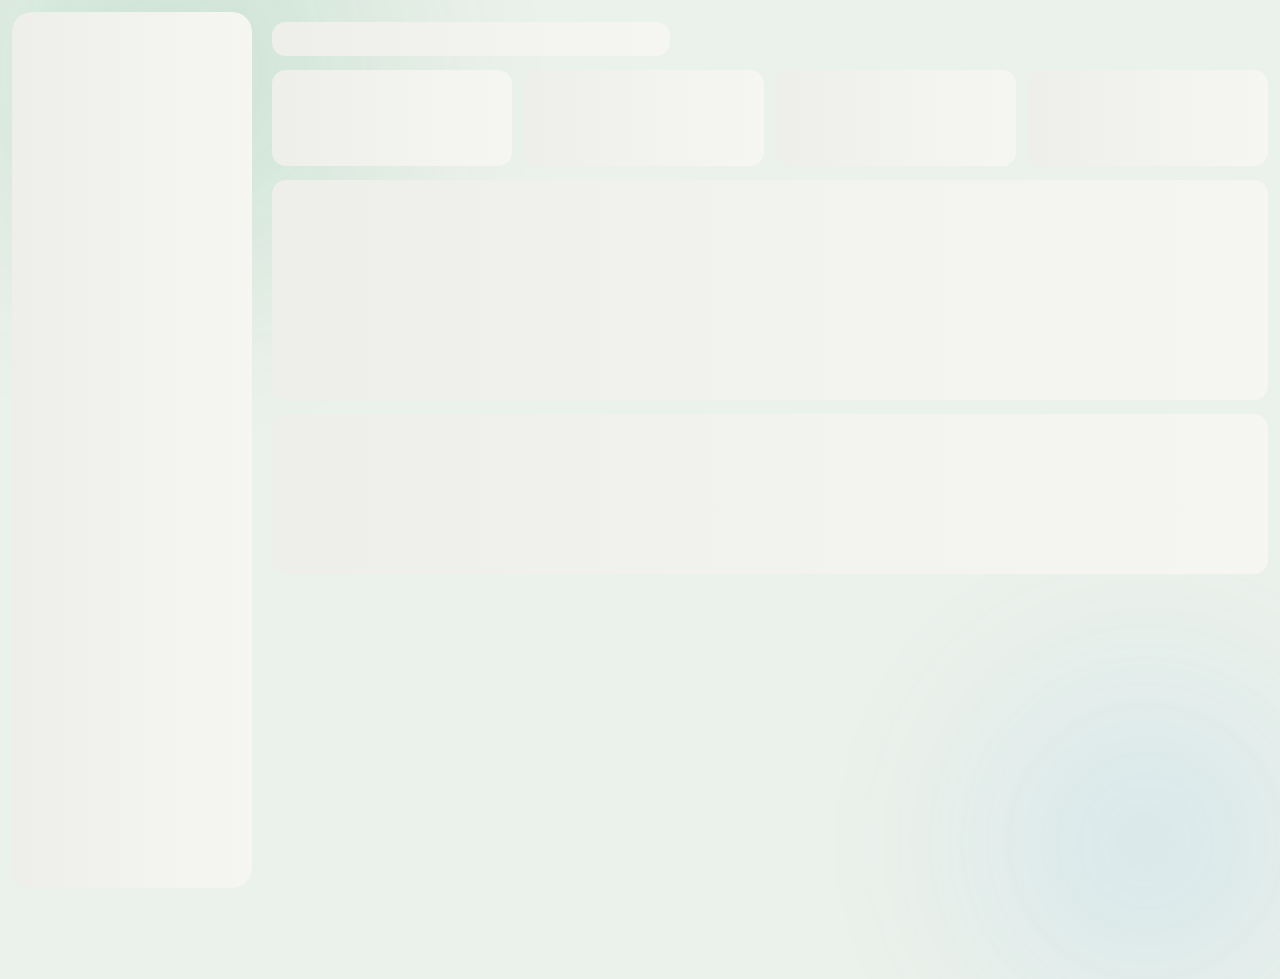
<file: app/demo.html>
<!doctype html>
<meta charset="utf-8">
<meta name="viewport" content="width=device-width, initial-scale=1, viewport-fit=cover">
<meta name="robots" content="noindex, nofollow">
<title>JB Flow Démo</title>
<meta name="robots" content="noindex, nofollow">
<link rel="stylesheet" href="https://fonts.googleapis.com/css2?family=Inter:wght@400;500;600;700&family=Geist:wght@400;500;600;700&display=swap">
<script>/* Bac à sable JB Flow : ?role=collab|rc|manager choisit le profil fictif et lance la visite guidée */
(function () { try { var r = new URLSearchParams(location.search).get('role'); var u = { collab: 'lea@demo.local', rc: 'hugo@demo.local', manager: 'admin@demo.local' }[r];
  if (u && !sessionStorage.getItem('jbflow-sandbox-role')) { sessionStorage.setItem('jbflow-sandbox-role', r); sessionStorage.setItem('planif-demo-user', u); if (r === 'manager') sessionStorage.setItem('planif-view-as', 'manager'); localStorage.setItem('jbflow-tour-auto', '1'); location.hash = r === 'manager' ? '#/dashboard' : '#/today'; } } catch (e) { } })();</script>
<script>document.documentElement.dataset.ui = "v2";
  try { if (!sessionStorage.getItem('planif-demo-user')) sessionStorage.setItem('planif-view-as', 'manager'); sessionStorage.setItem('planif-demo-user', sessionStorage.getItem('planif-demo-user') || 'admin@demo.local'); var th = localStorage.getItem('planif-theme') || 'clair'; document.documentElement.dataset.theme = th === 'clair' || th === 'iris' ? 'clair' : 'signature'; if (th === 'nuit') document.documentElement.dataset.variant = 'aurora'; if (th === 'iris') document.documentElement.dataset.variant = 'iris'; var sd = localStorage.getItem('planif-side'); if ((sd === 'dark' || sd === 'color') && th !== 'iris') document.documentElement.dataset.side = sd; var ac = localStorage.getItem('planif-accent'); if (ac) document.documentElement.dataset.accent = ac; document.documentElement.dataset.motion = 'always'; } catch (e) { document.documentElement.dataset.theme = 'clair'; }
</script>
<link rel="stylesheet" href="styles.css"><link rel="stylesheet" href="design-v2.css"><link rel="stylesheet" href="design-signature.css"><link rel="stylesheet" href="design-effects.css"><link rel="stylesheet" href="design-aurora.css"><link rel="stylesheet" href="design-clair.css"><link rel="stylesheet" href="design-iris.css"><link rel="stylesheet" href="design-motion.css"><link rel="stylesheet" href="design-planning.css">
<div id="app"><div class="boot">Chargement de la démo…</div></div>
<div id="sheet-root"></div>
<div id="toasts" aria-live="polite"></div>
<script>/* Démo : on se place autour du 15 du mois (milieu de production), un jour ouvré */ (function () { var n = new Date(), d = new Date(n.getFullYear(), n.getMonth(), 15, 12); if (d.getDay() === 6) d.setDate(14); if (d.getDay() === 0) d.setDate(16); window.JBFLOW_DEMO_TODAY = d.getFullYear() + '-' + String(d.getMonth() + 1).padStart(2, '0') + '-' + String(d.getDate()).padStart(2, '0'); })();</script>

<script src="config.js" charset="utf-8"></script>
<script>/* Bac à sable : jamais de connexion à la base du cabinet, données fictives dans ce navigateur uniquement */ window.APP_CONFIG.SUPABASE_URL = ''; window.APP_CONFIG.SUPABASE_ANON_KEY = '';</script>
<script src="engine.js" charset="utf-8"></script>
<script src="fiscal.js" charset="utf-8"></script>
<script src="store.js" charset="utf-8"></script>
<script src="app.js" charset="utf-8"></script>
<script src="ui-v2.js" charset="utf-8"></script>
<script>
/* Démo : jeu de données d'exemple (collaboratrice Léa, apprentie Inès, clients en retard de pièces), créé une seule fois dans ce navigateur */
(function () {
  var K = 'planif-tva-demo-v1';
  function pad(n) { return String(n).padStart(2, '0'); }
  function iso(d) { return d.getFullYear() + '-' + pad(d.getMonth() + 1) + '-' + pad(d.getDate()); }
  setTimeout(function () {
    try {
      if (localStorage.getItem('jbflow-demo-seeded-v19')) return;
      // ancienne démo déjà chargée dans ce navigateur : on repart d'une base vierge
      if (localStorage.getItem('jbflow-demo-seeded') || localStorage.getItem('jbflow-demo-seeded-v2') || localStorage.getItem('jbflow-demo-seeded-v3') || localStorage.getItem('jbflow-demo-seeded-v4') || localStorage.getItem('jbflow-demo-seeded-v5') || localStorage.getItem('jbflow-demo-seeded-v6') || localStorage.getItem('jbflow-demo-seeded-v7') || localStorage.getItem('jbflow-demo-seeded-v8') || localStorage.getItem('jbflow-demo-seeded-v9') || localStorage.getItem('jbflow-demo-seeded-v10') || localStorage.getItem('jbflow-demo-seeded-v11') || localStorage.getItem('jbflow-demo-seeded-v12') || localStorage.getItem('jbflow-demo-seeded-v13') || localStorage.getItem('jbflow-demo-seeded-v14') || localStorage.getItem('jbflow-demo-seeded-v15') || localStorage.getItem('jbflow-demo-seeded-v16') || localStorage.getItem('jbflow-demo-seeded-v17') || localStorage.getItem('jbflow-demo-seeded-v18')) { localStorage.removeItem('jbflow-demo-seeded'); localStorage.removeItem('jbflow-demo-seeded-v2'); localStorage.removeItem('jbflow-demo-seeded-v3'); localStorage.removeItem('jbflow-demo-seeded-v4'); localStorage.removeItem('jbflow-demo-seeded-v5'); localStorage.removeItem('jbflow-demo-seeded-v6'); localStorage.removeItem('jbflow-demo-seeded-v7'); localStorage.removeItem('jbflow-demo-seeded-v8'); localStorage.removeItem('jbflow-demo-seeded-v9'); localStorage.removeItem('jbflow-demo-seeded-v10'); localStorage.removeItem('jbflow-demo-seeded-v11'); localStorage.removeItem('jbflow-demo-seeded-v12'); localStorage.removeItem('jbflow-demo-seeded-v13'); localStorage.removeItem('jbflow-demo-seeded-v14'); localStorage.removeItem('jbflow-demo-seeded-v15'); localStorage.removeItem('jbflow-demo-seeded-v16'); localStorage.removeItem('jbflow-demo-seeded-v17'); localStorage.removeItem('jbflow-demo-seeded-v18'); localStorage.removeItem('planif-tour-seen'); localStorage.removeItem(K); location.reload(); return; }
      var db = JSON.parse(localStorage.getItem(K)); if (!db || !db.app_users || !db.app_users.length) return;
      var adm = db.app_users[0], now = new Date(window.JBFLOW_DEMO_TODAY + 'T12:00:00'), m = iso(now).slice(0, 7), past = function (k) { var d = new Date(now); d.setDate(d.getDate() - k); return iso(d); };
      var nm = new Date(now.getFullYear(), now.getMonth() + 1, 1), next = iso(nm).slice(0, 7);
      localStorage.setItem('planif-theme-chosen:lea@demo.local', '1'); localStorage.setItem('planif-theme-chosen:admin@demo.local', '1');
      db.app_users.push(Object.assign({}, adm, { id: 'u-eva', email: 'lea@demo.local', name: 'Léa Moreau', role: 'collab', collaborator_id: 'k-eva', active: true }));
      db.collaborators.push({ id: 'k-eva', name: 'Léa', kind: 'collab', daily_capacity_min: 480, work_days: [1, 2, 3, 4, 5], active: true, version: 1, color: '#d946ef' });
      var pres = []; for (var i = 0; i < 60; i++) { var d = new Date(now); d.setDate(d.getDate() + i); if ([1, 2, 3].indexOf(d.getDay()) >= 0) pres.push(iso(d)); }
      db.collaborators.push({ id: 'k-chloe', name: 'Inès', kind: 'apprenti', tutor_id: null, presence_dates: pres, daily_capacity_min: 420, work_days: [1, 2, 3, 4, 5], active: true, version: 1, color: '#14b8a6' });
      var late = [['BOULANGERIE DES TILLEULS', 9], ['GARAGE DU MOULIN', 8], ['ATELIER HORIZON', 7], ['CAFÉ DES ARTS', 6], ['PLOMBERIE MARTEAU', 4]];
      late.forEach(function (r, i) {
        var id = 'dc' + i;
        db.clients.push({ id: id, name: r[0], collaborator_id: 'k-eva', frequency: 'mensuel', reception_day: 5, time_min: 60 + i * 30, vat_due_day: 21, vat_regime: 'ca3_mensuel', priority: 2, active: true, version: 1 });
        db.productions.push({ id: 'dp' + i, client_id: id, month: m, expected_date: past(r[1]), nominal_date: past(r[1]), version: 1 });
        db.tasks.push({ id: 'dt' + i, production_id: 'dp' + i, client_id: id, month: next, kind: 'production', collaborator_id: 'k-eva', planned_date: null, seq: i, duration_min: 60 + i * 30, due_date: next + '-21', locked: false, done: false, version: 1 });
      });
      // V27.00 : Léa surchargée le mois de production, Hugo disponible → réaffectations proposées (vue manager)
      db.app_users.push(Object.assign({}, adm, { id: 'u-karim', email: 'hugo@demo.local', name: 'Hugo Lefèvre', role: 'collab', collaborator_id: 'k-karim', active: true })); localStorage.setItem('planif-theme-chosen:hugo@demo.local', '1');
      db.collaborators.forEach(function (c) { if (c.id === 'k-eva') c.rc_id = 'k-karim'; });
      db.collaborators.push({ id: 'k-karim', name: 'Hugo', kind: 'rc', daily_capacity_min: 480, work_days: [1, 2, 3, 4, 5], active: true, version: 1, color: '#0ea5e9' });
      var pm = Number(iso(now).slice(8)) > 24 ? next : m, wdays = [];
      for (var dd = new Date(pm + '-01T12:00:00'); iso(dd).slice(0, 7) === pm && iso(dd).slice(8) <= '24'; dd.setDate(dd.getDate() + 1)) if (dd.getDay() >= 1 && dd.getDay() <= 5 && iso(dd) > iso(now)) wdays.push(iso(dd));
      var FZ = ['SAS EXEMPLE ALPHA', 'SARL BETA CONSEIL', 'GAMMA BÂTIMENT', 'DELTA TRANSPORTS', 'EPSILON DIGITAL', 'ZÊTA IMMOBILIER', 'ÊTA RESTAURATION', 'THÊTA SERVICES', 'IOTA COIFFURE', 'KAPPA INVEST', 'LAMBDA ÉVÉNEMENTS', 'MU PAYSAGES', 'NU TEXTILES', 'XI OPTIQUE', 'OMICRON SPORTS', 'PI MENUISERIE', 'RHÔ PRIMEURS', 'SIGMA SÉCURITÉ', 'TAU COURSIERS', 'UPSILON YOGA', 'PHI BOUTIQUE', 'CHI SERRURERIE', 'PSI CONSULTING', 'OMÉGA NETTOYAGE'];
      wdays.forEach(function (d, k) {
        var dsh = [0, 1, 2, 3].some(function (k2) { var dn = new Date(now); dn.setDate(dn.getDate() + 2 + k2); while (dn.getDay() === 0 || dn.getDay() === 6) dn.setDate(dn.getDate() + 1); return iso(dn) === d; });
        (dsh || k % 2 === 0 ? [150, 120, 90] : [180, 120, 120]).forEach(function (mn, j) { // jamais plus de 7h : certains jours pleins, d'autres un peu en dessous
          var n = k * 3 + j, id = 'fz' + n;
          db.clients.push({ id: id, name: FZ[n % FZ.length] + (n >= FZ.length ? ' ' + (Math.floor(n / FZ.length) + 1) : ''), collaborator_id: 'k-eva', frequency: 'mensuel', reception_day: 1, time_min: mn, vat_due_day: 24, vat_regime: 'ca3_mensuel', priority: 2, active: true, version: 1 });
          db.productions.push({ id: 'pz' + n, client_id: id, month: pm, expected_date: wdays[0], received_date: iso(now), version: 1 });
          db.tasks.push({ id: 'tz' + n, production_id: 'pz' + n, client_id: id, month: pm, kind: 'production', collaborator_id: 'k-eva', planned_date: d, seq: j + 1, duration_min: mn, due_date: pm + '-24', locked: true, done: false, version: 1 });
        });
      });
      [['FLEURS DU CANAL', 300], ['INSTITUT LUMIÈRE', 285], ['MENUISERIE DUPRÉ', 240], ['PIZZERIA BELLA VISTA', 225]].forEach(function (r, k) {
        db.clients.push({ id: 'uz' + k, name: r[0], collaborator_id: 'k-eva', frequency: 'mensuel', reception_day: 1, time_min: r[1], vat_due_day: 21, vat_regime: 'ca3_mensuel', priority: 2, active: true, version: 1 });
        db.productions.push({ id: 'puz' + k, client_id: 'uz' + k, month: pm, expected_date: wdays[0] || iso(now), received_date: iso(now), version: 1 });
        db.tasks.push({ id: 'tuz' + k, production_id: 'puz' + k, client_id: 'uz' + k, month: pm, kind: 'production', collaborator_id: 'k-eva', planned_date: null, seq: 0, duration_min: r[1], due_date: pm + '-21', locked: false, done: false, version: 1 });
      });      // Dashboard Clients d'exemple (à faire / fait / publié), à publier avant le 25 du mois
      [['BRASSERIE DU PORT', 'todo'], ['LE PETIT BISTROT', 'done'], ['CRÊPERIE DES HALLES', 'pub'], ['INSTITUT LUMIÈRE', 'todo']].forEach(function (r, k) {
        var id = 'dash' + k, cm = pm, dd = new Date(pm + '-25T12:00:00'); while (dd.getDay() === 0 || dd.getDay() === 6) dd.setDate(dd.getDate() + 1); var due = iso(dd);
        db.clients.push({ id: id, name: r[0], collaborator_id: 'k-eva', frequency: 'mensuel', reception_day: 5, time_min: 0, vat_due_day: 21, vat_regime: 'ca3_mensuel', priority: 2, active: true, dashboard_freq: 'mensuel', dashboard_min: 60, dashboard_day: 25, version: 1 });
        var dn = new Date(now); dn.setDate(dn.getDate() + 2 + k); while (dn.getDay() === 0 || dn.getDay() === 6) dn.setDate(dn.getDate() + 1);
        db.tasks.push({ id: 'tdash' + k, production_id: null, client_id: id, month: cm, kind: 'dashboard', period: iso(new Date(Number(pm.slice(0, 4)), Number(pm.slice(5, 7)) - 2, 1)).slice(0, 7), collaborator_id: 'k-eva', planned_date: iso(dn), seq: 1, duration_min: 60, due_date: due, received_date: cm + '-01', locked: true, done: r[1] !== 'todo', done_at: r[1] !== 'todo' ? now.toISOString() : null, published_at: r[1] === 'pub' ? now.toISOString() : null, version: 1 });
      });      
      // V26.116 : semaine en cours remplie (tâches fictives terminées / du jour), demandes, TVA à faire et envoyées
      var wk = []; for (var q = new Date(now); wk.length < 3; q.setDate(q.getDate() - 1)) if (q.getDay() >= 1 && q.getDay() <= 5) wk.unshift(iso(q)); // avant-hier, hier, aujourd'hui (jours ouvrés)
      // nom, minutes, jour de la semaine (0 = lundi), terminé, TVA déposée, apprentie
      [['CABINET VÉTO DES PINS', 150, 0, true, true], ['AUTO-ÉCOLE PRIMA', 120, 0, true, true], ['LIBRAIRIE LA PLUME', 90, 0, true, false], ['SALON ÉCLAT', 150, 1, true, false], ['TRAITEUR SAVEURS', 120, 2, false, false], ['BIO MARCHÉ', 90, 2, false, false, true],
       ['OPTIQUE VISION PLUS', 90, 0, true, false], ['GARAGE DES QUATRE ROUTES', 120, 1, true, false], ['FROMAGERIE DU MARCHÉ', 90, 1, true, false], ['ÉLECTRICITÉ VOLTA', 30, 1, true, false], ['CAVE À VINS LE CEP', 90, 2, false, false], ['ARCHI & CO', 60, 2, false, false]].forEach(function (r, k) {
        var id = 'wk' + k, day = wk[Math.min(r[2], wk.length - 1)] || iso(now), done = r[3] && day <= iso(now);
        db.clients.push({ id: id, name: r[0], collaborator_id: 'k-eva', frequency: 'mensuel', reception_day: 3, time_min: r[1], vat_due_day: 24, vat_regime: 'ca3_mensuel', priority: 2, active: true, version: 1 });
        db.productions.push({ id: 'pwk' + k, client_id: id, month: m, expected_date: m + '-03', received_date: m + '-03', filing: r[4] ? { CA3: { via: 'jedeclare', at: iso(now) + 'T10:00:00Z' } } : null, version: 1 });
        db.tasks.push({ id: 'twk' + k, production_id: 'pwk' + k, client_id: id, month: m, kind: 'production', collaborator_id: 'k-eva', planned_date: day, seq: 1, duration_min: r[1], due_date: m + '-24', locked: true, done: done, done_at: done ? now.toISOString() : null, version: 1 });
      });
      [['TRAITEUR SAVEURS', 'wk4'], ['BIO MARCHÉ', 'wk5']].forEach(function (r, k) {
        db.tasks.push({ id: 'inf' + k, production_id: 'pwk' + (4 + k), client_id: r[1], month: m, kind: 'info', collaborator_id: 'k-eva', planned_date: null, seq: 0, duration_min: 15, due_date: m + '-24', locked: false, done: false, version: 1 });
      });
      // V26.121 : semaine classique du RC (Hugo), 3 dossiers par jour, jamais plus de 7h
      var HG = ['HÔTEL LES GLYCINES', 'CLINIQUE DENTAIRE SOLEIL', 'TRANSPORTS RAPIDO', 'AGENCE NOVA COM', 'BOULANGERIE LE FOURNIL', 'IMPRIMERIE DU CENTRE', 'CABINET KINÉ ÉQUILIBRE', 'MAISON DU VÉLO', 'SCI LES ORMES', 'ÉPICERIE FINE OLIVIA', 'GARAGE AUTO PLUS', 'STUDIO DANSE ÉTOILE', 'ÉCOLE DE MUSIQUE ARPÈGE', 'LAVERIE BULLE', 'ATELIER CÉRAMIQUE TERRA'];
      var hd = []; for (var q2 = new Date(now); hd.length < 2; q2.setDate(q2.getDate() - 1)) if (q2.getDay() >= 1 && q2.getDay() <= 5) hd.unshift(iso(q2));
      hd = hd.concat(wdays.slice(0, 3));
      hd.forEach(function (d, k) {
        (k % 2 ? [150, 120, 90] : [180, 120, 120]).forEach(function (mn, j) {
          var n = k * 3 + j, id = 'hg' + n, done = d < iso(now);
          db.clients.push({ id: id, name: HG[n % HG.length], collaborator_id: 'k-karim', frequency: 'mensuel', reception_day: 3, time_min: mn, vat_due_day: 24, vat_regime: 'ca3_mensuel', priority: 2, active: true, version: 1 });
          db.productions.push({ id: 'phg' + n, client_id: id, month: m, expected_date: m + '-03', received_date: m + '-03', version: 1 });
          db.tasks.push({ id: 'thg' + n, production_id: 'phg' + n, client_id: id, month: m, kind: 'production', collaborator_id: 'k-karim', planned_date: d, seq: j + 1, duration_min: mn, due_date: m + '-24', locked: true, done: done, done_at: done ? now.toISOString() : null, version: 1 });
        });
      });
      // pièces attendues chez Hugo (écran Réceptions de la démo RC)
      [['PRESSING ÉCLAIR', 2], ['FLEURISTE LES PIVOINES', 3], ['BISTROT DU COIN', 5]].forEach(function (r, k) {
        var id = 'hr' + k, ed = new Date(now); ed.setDate(ed.getDate() + r[1]);
        db.clients.push({ id: id, name: r[0], collaborator_id: 'k-karim', frequency: 'mensuel', reception_day: ed.getDate(), time_min: 90, vat_due_day: 24, vat_regime: 'ca3_mensuel', priority: 2, active: true, version: 1 });
        db.productions.push({ id: 'phr' + k, client_id: id, month: m, expected_date: iso(ed), nominal_date: iso(ed), version: 1 });
        db.tasks.push({ id: 'thr' + k, production_id: 'phr' + k, client_id: id, month: m, kind: 'production', collaborator_id: 'k-karim', planned_date: null, seq: 0, duration_min: 90, due_date: m + '-24', locked: false, done: false, version: 1 });
      });
      // pièces du mois suivant attendues (écran Réceptions)
      ['wk0', 'wk1', 'wk2', 'wk3'].forEach(function (id, k) {
        db.productions.push({ id: 'pnx' + k, client_id: id, month: next, expected_date: next + '-03', nominal_date: next + '-03', version: 1 });
        db.tasks.push({ id: 'tnx' + k, production_id: 'pnx' + k, client_id: id, month: next, kind: 'production', collaborator_id: 'k-eva', planned_date: null, seq: 0, duration_min: 120, due_date: next + '-24', locked: false, done: false, version: 1 });
      });
      var ch = pres.filter(function (d) { return d >= iso(now); }).slice(0, 2);
      ch.forEach(function (d, k) {
        var id = 'ap' + k; db.clients.push({ id: id, name: ['PHARMACIE DU LAC', 'STUDIO PIXEL'][k], collaborator_id: 'k-chloe', frequency: 'mensuel', reception_day: 3, time_min: 180, vat_due_day: 24, vat_regime: 'ca3_mensuel', priority: 2, active: true, apprenti: true, version: 1 });
        db.productions.push({ id: 'pap' + k, client_id: id, month: m, expected_date: m + '-03', received_date: m + '-03', version: 1 });
        db.tasks.push({ id: 'tap' + k, production_id: 'pap' + k, client_id: id, month: m, kind: 'production', collaborator_id: 'k-chloe', planned_date: d, seq: 1, duration_min: 180, due_date: m + '-24', locked: true, done: false, version: 1 });
      });      
      // V26.129 : acomptes d'IS sur quelques dossiers (clôtures variées)
      [['wk0', '12-31'], ['wk1', '06-30'], ['hg0', '12-31'], ['hg2', '09-30']].forEach(function (r) { db.clients.forEach(function (c) { if (c.id === r[0]) { c.is_acompte = true; c.is_cloture = r[1]; } }); });
      // V26.133 : calculs d'acomptes IS enregistrés (montants) et premiers acomptes déjà payés
      var yIS = now.getFullYear();
      [['wk0', '12-31', 48000, 42000], ['wk1', '06-30', 9600, 8400], ['hg0', '12-31', 126000, 110000]].forEach(function (r) {
        db.clients.forEach(function (c) { if (c.id !== r[0]) return; var d = {};
          [yIS, yIS + 1].forEach(function (yy) { d[yy + '-' + r[1]] = { first: false, is2: r[3], is1: r[2], m1: 12, m2: 12, man: {}, paid: {}, at: now.toISOString(), by: 'Léa Moreau' }; });
          if (r[1] === '12-31') d[yIS + '-12-31'].paid = { 1: yIS + '-03-12', 2: yIS + '-06-11', 3: yIS + '-09-14' };
          c.is_data = JSON.stringify(d); });
      });      // V26.127 : suivi CFE (avis de l'an dernier renseignés, ceux de cette année attendus pour le 5 novembre)
      var py = String(now.getFullYear() - 1), cy = String(now.getFullYear());
      [['wk0', 1240, 'mensualise', true, ''], ['wk1', 612, 'prelevement', true, 'Prélèvement au 15/12'], ['wk2', 356, 'a_payer', true, 'Payé par le client le 10/12'], ['wk3', 890, 'a_payer', false, 'Client à relancer'], ['hg0', 2105, 'mensualise', true, ''], ['hg1', 478, 'prelevement', true, ''], ['hg4', null, 'pas_avis', true, 'Exonéré : première année d\'activité']].forEach(function (r) {
        db.clients.forEach(function (c) { if (c.id === r[0]) { c.cfe = true; c.cfe_suivi = {}; c.cfe_suivi[py] = { amount: r[1], mode: r[2], warned: r[3], comment: r[4] }; if (r[0] === 'wk2') c.cfe_suivi[py].paid = py + '-12-10'; if (r[0] === 'wk0') c.cfe_suivi[cy] = { mode: 'mensualise', comment: 'Mensualisation reconduite' }; } });
      // V26.135 : suivi CVAE (déclaration 1329-DEF et solde au 5 mai) — année dernière à jour, cette année en cours
      [['wk1', 2150], ['wk4', 0], ['hg0', 8420], ['hg1', 1310]].forEach(function (r) {
        db.clients.forEach(function (c) { if (c.id !== r[0]) return; c.cvae = true; c.cvae_suivi = {}; c.cvae_suivi[cy] = { filed: cy + '-04-28', amount: r[1], paid: r[1] ? cy + '-04-30' : null, comment: r[1] ? '' : 'CA sous le seuil : rien à payer' }; });
      });      });      localStorage.setItem(K, JSON.stringify(db)); localStorage.setItem('jbflow-demo-seeded-v19', '1');
      if (!sessionStorage.getItem('jbflow-sandbox-role')) { sessionStorage.setItem('planif-demo-user', 'admin@demo.local'); sessionStorage.setItem('planif-view-as', 'manager'); location.hash = '#/dashboard'; } location.reload(); // bac à sable : on garde le profil choisi
    } catch (e) { /* démo sans données d'exemple */ }
  }, 1200);
})();
</script>
<script>
/* Démo publiée : la visite guidée démarre seule à la première ouverture ; le sélecteur ci-dessous montre la démo de chaque rôle
   (dans l'outil réel, la démo est choisie automatiquement selon le compte connecté). */
(function () {
  var ROLES = [['admin@demo.local', 'Vue Manager'], ['hugo@demo.local', 'Vue Responsable client'], ['lea@demo.local', 'Vue Collaborateur']];
  function ready() { return window.JBFlowTour && document.querySelector('#app .side'); }
  function start() { if (ready()) { window.JBFlowTour(); return; } setTimeout(start, 400); }
  function bar() {
    if (document.getElementById('demo-roles')) return;
    var cur = sessionStorage.getItem('planif-demo-user') || 'admin@demo.local', b = document.createElement('div'); b.id = 'demo-roles';
    b.innerHTML = '<span>Changer de profil :</span>' + ROLES.map(function (r) { return '<button type="button" data-u="' + r[0] + '"' + (r[0] === cur ? ' class="on"' : '') + '>' + r[1] + '</button>'; }).join('');
    b.addEventListener('click', function (e) { var u = e.target.getAttribute && e.target.getAttribute('data-u'); if (!u) return; sessionStorage.setItem('planif-demo-user', u); try { localStorage.setItem('jbflow-tour-auto', '1'); } catch (x) { } location.hash = u.indexOf('admin') === 0 ? '#/dashboard' : '#/today'; location.reload(); });
    document.body.appendChild(b);
  }
  var st = document.createElement('style');
  st.textContent = '#demo-roles{position:fixed;left:16px;bottom:calc(16px + env(safe-area-inset-bottom,0px));z-index:9000;display:flex;gap:6px;align-items:center;padding:6px 8px 6px 12px;border-radius:999px;background:#14171a;color:#f2f4ee;font:600 12.5px/1 Geist,Inter,system-ui,sans-serif;box-shadow:0 10px 30px rgba(0,0,0,.35)}#demo-roles button{all:unset;cursor:pointer;padding:7px 11px;border-radius:999px;background:rgba(255,255,255,.08)}#demo-roles button:hover{background:rgba(255,255,255,.16)}#demo-roles button.on{background:#ffd43b;color:#14171a}body.touring #demo-roles{display:none}';
  document.head.appendChild(st);
  function boot() {
    if (!ready()) { setTimeout(boot, 500); return; }
    bar();
    try {
      if (localStorage.getItem('jbflow-tour-auto')) { localStorage.removeItem('jbflow-tour-auto'); start(); }
      else if (localStorage.getItem('jbflow-demo-seeded-v19') && !localStorage.getItem('planif-tour-seen')) start();
    } catch (e) { }
  }
  setTimeout(boot, 1500);
})();
</script>
</file>
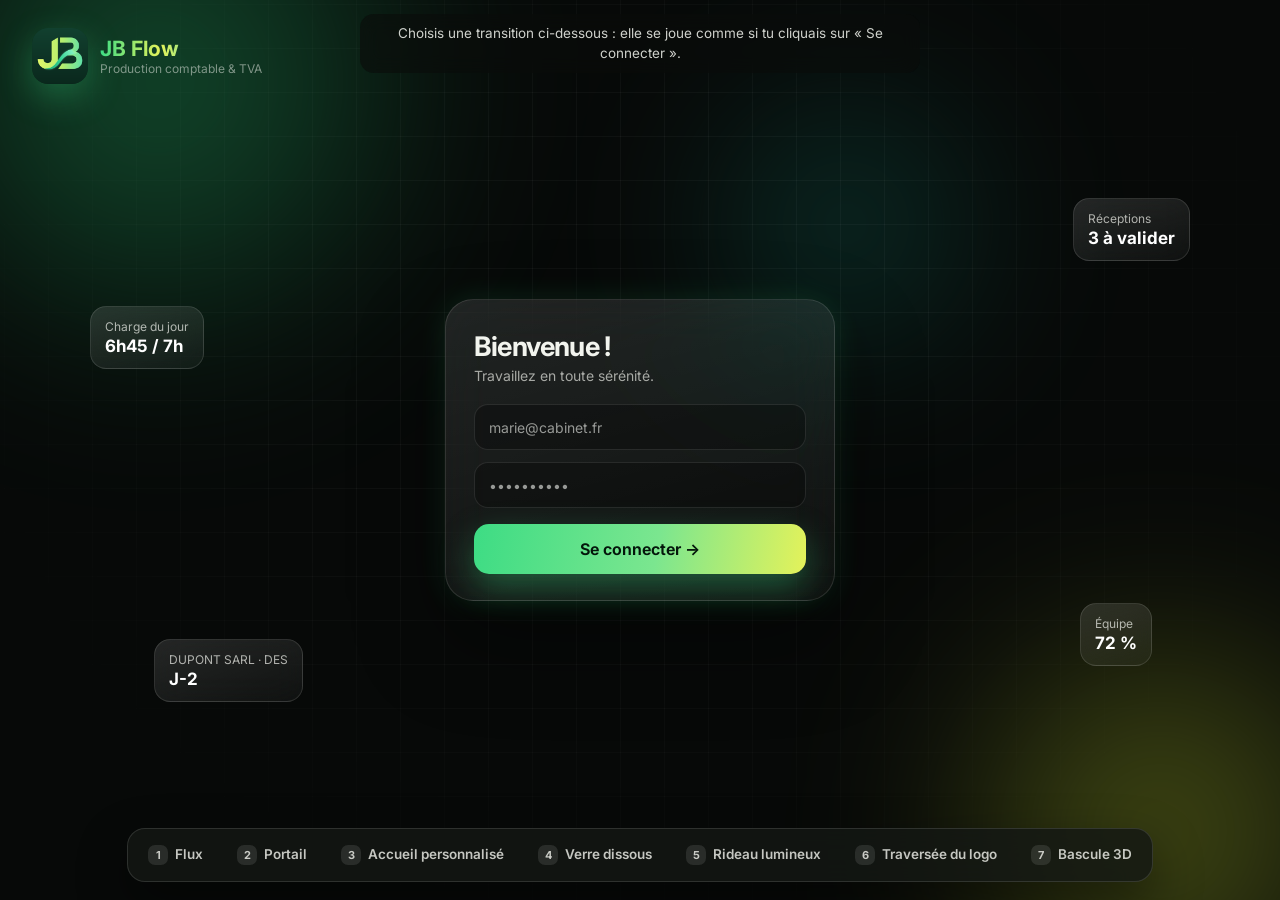
<file: app/transitions.html>
<!doctype html>
<html lang="fr">
<head>
<meta charset="utf-8">
<meta name="viewport" content="width=device-width, initial-scale=1">
<title>JB Flow — Aperçu des transitions</title>
<link rel="icon" type="image/png" href="logo-32.png">
<link href="https://fonts.googleapis.com/css2?family=Inter:wght@400;500;600;700&display=swap" rel="stylesheet">
<style>
  :root { --g: #3DDC84; --l: #E4F25A; --t: #2FD3C1; --ink: #0B0D0A; --ease: cubic-bezier(.2, .8, .2, 1); }
  * { box-sizing: border-box; }
  html, body { margin: 0; height: 100%; font-family: Inter, system-ui, sans-serif; background: #070908; color: #F2F4EE; overflow: hidden; }
  /* Barre de choix */
  .bar { position: fixed; z-index: 50; left: 50%; bottom: 18px; transform: translateX(-50%); display: flex; gap: 6px; padding: 6px; border-radius: 18px; background: rgba(20, 24, 20, .82); border: 1px solid rgba(255, 255, 255, .12); backdrop-filter: blur(18px); -webkit-backdrop-filter: blur(18px); box-shadow: 0 20px 50px rgba(0, 0, 0, .45); width: max-content; max-width: calc(100vw - 24px); flex-wrap: wrap; justify-content: center; }
  .bar button { border: 0; border-radius: 13px; padding: 10px 14px; font: 600 13.5px Inter, sans-serif; color: rgba(242, 244, 238, .8); background: transparent; cursor: pointer; white-space: nowrap; }
  .bar button b { display: inline-grid; place-items: center; width: 20px; height: 20px; border-radius: 7px; margin-right: 7px; font-size: 11px; background: rgba(255, 255, 255, .1); }
  .bar button:hover { background: rgba(255, 255, 255, .07); color: #fff; }
  .bar button.on { background: linear-gradient(100deg, var(--g), var(--l)); color: #04160B; }
  .bar button.on b { background: rgba(4, 22, 11, .15); }
  .cap { position: fixed; z-index: 50; left: 50%; top: 14px; transform: translateX(-50%); width: min(560px, calc(100vw - 32px)); text-align: center; font-size: 13.5px; line-height: 1.45; color: rgba(242, 244, 238, .85); padding: 10px 16px; border-radius: 14px; background: rgba(10, 12, 10, .6); backdrop-filter: blur(10px); -webkit-backdrop-filter: blur(10px); pointer-events: none; transition: opacity .3s; }
  .cap b { color: var(--g); }

  /* Écran de connexion (maquette) */
  .login { position: fixed; inset: 0; overflow: hidden; }
  .bg { position: absolute; inset: -40px; background: #070908; }
  .blob { position: absolute; border-radius: 50%; filter: blur(80px); opacity: .55; }
  .b1 { width: 55vw; height: 55vw; left: -12vw; top: -18vw; background: radial-gradient(circle, #1E8F55, transparent 65%); }
  .b2 { width: 45vw; height: 45vw; right: -10vw; bottom: -14vw; background: radial-gradient(circle, #8C9A22, transparent 65%); }
  .b3 { width: 30vw; height: 30vw; right: 22vw; top: 8vh; background: radial-gradient(circle, #13806F, transparent 65%); opacity: .4; }
  .grid { position: absolute; inset: 0; background-image: linear-gradient(rgba(255, 255, 255, .035) 1px, transparent 1px), linear-gradient(90deg, rgba(255, 255, 255, .035) 1px, transparent 1px); background-size: 44px 44px; mask-image: radial-gradient(ellipse at 50% 40%, #000 30%, transparent 75%); -webkit-mask-image: radial-gradient(ellipse at 50% 40%, #000 30%, transparent 75%); }
  .brand { position: absolute; left: 32px; top: 28px; display: flex; align-items: center; gap: 12px; }
  .brand img { width: 56px; height: 56px; border-radius: 16px; box-shadow: 0 12px 34px rgba(61, 220, 132, .3); }
  .brand b { font-size: 21px; background: linear-gradient(90deg, var(--g), var(--l) 35%, var(--t) 70%, var(--g)); background-size: 220% 100%; -webkit-background-clip: text; background-clip: text; color: transparent; animation: sheen 9s linear infinite; }
  .brand small { display: block; font-size: 12px; color: rgba(242, 244, 238, .5); }
  @keyframes sheen { to { background-position: -220% 0; } }
  .card { position: absolute; left: 50%; top: 50%; width: min(390px, calc(100vw - 32px)); margin-left: calc(min(390px, calc(100vw - 32px)) / -2); transform: translateY(-50%); padding: 30px 28px 26px; border-radius: 28px; background: linear-gradient(165deg, rgba(255, 255, 255, .11), rgba(255, 255, 255, .035)); border: 1px solid rgba(255, 255, 255, .12); backdrop-filter: blur(28px) saturate(160%); -webkit-backdrop-filter: blur(28px) saturate(160%); box-shadow: 0 40px 90px rgba(0, 0, 0, .45), 0 0 30px rgba(61, 220, 132, .14); }
  .card h2 { margin: 0 0 4px; font-size: 27px; letter-spacing: -.03em; }
  .card p { margin: 0 0 20px; color: rgba(242, 244, 238, .65); font-size: 14px; }
  .inp { height: 46px; border-radius: 14px; background: rgba(0, 0, 0, .28); border: 1px solid rgba(255, 255, 255, .1); margin-bottom: 12px; display: flex; align-items: center; padding: 0 14px; color: rgba(242, 244, 238, .6); font-size: 14px; }
  .btn { height: 50px; border-radius: 15px; margin-top: 16px; display: grid; place-items: center; font-weight: 650; color: #04160B; background: linear-gradient(100deg, var(--g), #7BE68F 55%, var(--l)); box-shadow: 0 14px 34px rgba(61, 220, 132, .35); }
  .fc { position: absolute; padding: 12px 14px; border-radius: 16px; background: linear-gradient(160deg, rgba(255, 255, 255, .12), rgba(255, 255, 255, .04)); border: 1px solid rgba(255, 255, 255, .12); backdrop-filter: blur(16px); -webkit-backdrop-filter: blur(16px); font-size: 12px; color: rgba(242, 244, 238, .7); animation: float 7s ease-in-out infinite; }
  .fc b { display: block; font-size: 17px; color: #fff; margin-top: 2px; }
  .fc.a { left: 7vw; top: 34vh; } .fc.b { right: 7vw; top: 22vh; animation-delay: -2.5s; } .fc.c { left: 12vw; bottom: 22vh; animation-delay: -4s; } .fc.d { right: 10vw; bottom: 26vh; animation-delay: -1.2s; }
  @keyframes float { 50% { translate: 0 -12px; } }
  @media (max-width: 760px) { .fc { display: none; } .brand { left: 18px; top: 18px; } }

  /* Tableau de bord (maquette) */
  .dash { position: fixed; inset: 0; background: #EDEEE8; color: #111; display: flex; visibility: hidden; }
  .side { width: 220px; background: #0E0F0C; padding: 20px 14px; display: flex; flex-direction: column; gap: 8px; }
  .side .lg { display: flex; align-items: center; gap: 10px; color: #fff; font-weight: 700; margin-bottom: 16px; }
  .side .lg img { width: 38px; height: 38px; border-radius: 12px; }
  .side i { display: block; height: 36px; border-radius: 11px; background: rgba(255, 255, 255, .06); }
  .side i.on { background: var(--g); }
  .main { flex: 1; padding: 30px 34px; overflow: hidden; }
  .main small { font-size: 11px; letter-spacing: .08em; color: #777; font-weight: 600; }
  .main h1 { margin: 4px 0 22px; font-size: 30px; letter-spacing: -.03em; }
  .kpis { display: grid; grid-template-columns: repeat(3, 1fr); gap: 14px; margin-bottom: 14px; }
  .k { background: #fff; border-radius: 20px; padding: 18px; box-shadow: 0 1px 2px rgba(0, 0, 0, .04); }
  .k.dk { background: #0E0F0C; color: #fff; }
  .k span { font-size: 12.5px; color: #888; } .k b { display: block; font-size: 28px; margin-top: 8px; letter-spacing: -.03em; }
  .bar2 { height: 8px; border-radius: 9px; background: #ECECE6; margin-top: 12px; overflow: hidden; } .bar2 i { display: block; height: 100%; width: 64%; background: linear-gradient(90deg, var(--g), var(--l)); border-radius: 9px; }
  .list { background: #fff; border-radius: 20px; padding: 8px 18px; }
  .row { display: flex; justify-content: space-between; padding: 13px 0; border-bottom: 1px solid #F0F0EA; font-size: 14px; } .row:last-child { border: 0; } .row em { font-style: normal; font-size: 12px; padding: 3px 9px; border-radius: 99px; background: #E6F9EE; color: #1B8A4E; }
  @media (max-width: 760px) { .side { display: none; } .main { padding: 22px 16px; } .kpis { grid-template-columns: 1fr 1fr; } .kpis .k:last-child { display: none; } }

  /* Couches d'effets */
  .fx { position: fixed; inset: 0; z-index: 20; pointer-events: none; }
</style>
</head>
<body>
  <div class="login" id="login">
    <div class="bg" id="bg"><div class="blob b1"></div><div class="blob b2"></div><div class="blob b3"></div><div class="grid"></div></div>
    <div class="brand" id="brand"><img id="blogo" src="logo-192.png" alt=""><div><b>JB Flow</b><small>Production comptable &amp; TVA</small></div></div>
    <div class="fc a">Charge du jour<b>6h45 / 7h</b></div>
    <div class="fc b">Réceptions<b>3 à valider</b></div>
    <div class="fc c">DUPONT SARL · DES<b>J-2</b></div>
    <div class="fc d">Équipe<b>72 %</b></div>
    <div class="card" id="card"><h2>Bienvenue !</h2><p>Travaillez en toute sérénité.</p><div class="inp">marie@cabinet.fr</div><div class="inp">••••••••••</div><div class="btn">Se connecter →</div></div>
  </div>

  <div class="dash" id="dash">
    <div class="side"><div class="lg"><img src="logo-192.png" alt="">JB Flow</div><i class="on"></i><i></i><i></i><i></i><i></i></div>
    <div class="main">
      <small class="c">VENDREDI 25 SEPTEMBRE</small>
      <h1 class="c">Bonjour, Marie</h1>
      <div class="kpis"><div class="k c"><span>Charge du jour</span><b>6h45</b><div class="bar2"><i></i></div></div><div class="k dk c"><span>Reste à faire</span><b>4 tâches</b></div><div class="k c"><span>Période</span><b>J-3</b></div></div>
      <div class="list c"><div class="row">DUPONT SARL — TVA CA3<em>En cours</em></div><div class="row">MARTIN & FILS — Production<em>Planifié</em></div><div class="row">BOULANGERIE LEROY — Lettrage<em>Planifié</em></div><div class="row">SCI DES PINS — Demande d'infos<em>Relance</em></div></div>
    </div>
  </div>

  <div class="fx" id="fx"></div>
  <div class="cap" id="cap">Choisis une transition ci-dessous : elle se joue comme si tu cliquais sur « Se connecter ».</div>
  <div class="bar" id="bar">
    <button data-t="1"><b>1</b>Flux</button>
    <button data-t="2"><b>2</b>Portail</button>
    <button data-t="3"><b>3</b>Accueil personnalisé</button>
    <button data-t="4"><b>4</b>Verre dissous</button>
    <button data-t="5"><b>5</b>Rideau lumineux</button>
    <button data-t="6"><b>6</b>Traversée du logo</button>
    <button data-t="7"><b>7</b>Bascule 3D</button>
  </div>

<script>
const $ = s => document.querySelector(s), $$ = s => [...document.querySelectorAll(s)];
const login = $('#login'), dash = $('#dash'), fx = $('#fx'), card = $('#card'), bg = $('#bg');
const wait = ms => new Promise(r => setTimeout(r, ms));
const EASE = 'cubic-bezier(.2,.8,.2,1)';
const CAPS = {
  1: '<b>1 · Flux</b> — le logo JB se détache et vient au centre, puis la vague verte du logo balaie l’écran et révèle le tableau de bord.',
  2: '<b>2 · Portail</b> — la carte de verre se contracte en un point lumineux qui s’ouvre en cercle et révèle le tableau de bord.',
  3: '<b>3 · Accueil personnalisé</b> — « Bonjour Marie » s’écrit en dégradé, la charge du jour se remplit, puis le tableau de bord monte en cascade.',
  5: '<b>5 · Rideau lumineux</b> — un trait de lumière verte coupe l’écran en deux, les deux moitiés s’écartent et dévoilent le tableau de bord. (≈ 0,7 s)',
  6: '<b>6 · Traversée du logo</b> — le logo JB surgit au centre et on « traverse » le logo pour arriver sur le tableau de bord. (≈ 0,8 s)',
  7: '<b>7 · Bascule 3D</b> — la carte pivote et montre « Connecté ✓ » sur sa face verte, puis le tableau de bord remonte avec un léger rebond. (≈ 0,9 s)',
  4: '<b>4 · Verre dissous</b> — les cartes s’envolent, le fond se floute et s’illumine, le tableau de bord apparaît en douceur.'
};
let busy = false;

function reset() {
  document.getAnimations().forEach(a => { if (!a.animationName) a.cancel(); });
  fx.innerHTML = ''; fx.style.cssText = '';
  dash.style.cssText = ''; login.style.cssText = '';
  $$('.dash .c').forEach(e => (e.style.cssText = ''));
}
function showDash() { dash.style.visibility = 'visible'; }
function cascade(delay = 0) {
  return Promise.all($$('.dash .c').map((e, i) => e.animate([{ opacity: 0, transform: 'translateY(18px)' }, { opacity: 1, transform: 'none' }], { duration: 520, delay: delay + i * 70, easing: EASE, fill: 'backwards' }).finished));
}

/* 1 · Flux */
async function t1() {
  const r = $('#blogo').getBoundingClientRect(), size = Math.min(170, innerWidth * .38);
  const lg = document.createElement('img'); lg.src = 'logo-192.png';
  lg.style.cssText = 'position:fixed;left:' + r.left + 'px;top:' + r.top + 'px;width:' + r.width + 'px;height:' + r.height + 'px;border-radius:16px;z-index:3;box-shadow:0 20px 60px rgba(61,220,132,.45)';
  fx.appendChild(lg);
  $('#blogo').style.visibility = 'hidden';
  const dx = innerWidth / 2 - (r.left + r.width / 2), dy = innerHeight / 2 - (r.top + r.height / 2), sc = size / r.width;
  login.animate([{ filter: 'none', opacity: 1 }, { filter: 'blur(6px) brightness(.6)', opacity: .8 }], { duration: 600, easing: EASE, fill: 'forwards' });
  await lg.animate([{ transform: 'none' }, { transform: 'translate(' + dx + 'px,' + dy + 'px) scale(' + sc * 1.08 + ')', offset: .75 }, { transform: 'translate(' + dx + 'px,' + dy + 'px) scale(' + sc + ')' }], { duration: 700, easing: EASE, fill: 'forwards' }).finished;
  await wait(120);
  // La vague (bande aux bords ondulés reprenant le dégradé du logo)
  const w = document.createElement('div');
  w.style.cssText = 'position:fixed;top:0;left:0;height:100vh;width:260vw;z-index:4;filter:drop-shadow(0 0 30px rgba(61,220,132,.6))';
  w.innerHTML = '<svg viewBox="0 0 300 100" preserveAspectRatio="none" width="100%" height="100%"><defs><linearGradient id="wg" x1="0" x2="1"><stop offset="0" stop-color="#E4F25A"/><stop offset=".35" stop-color="#3DDC84"/><stop offset=".7" stop-color="#2FD3C1"/><stop offset="1" stop-color="#1FA36A"/></linearGradient></defs><path d="M30 0 C5 20 55 45 25 70 C5 85 20 95 30 100 L270 100 C295 80 245 55 275 30 C295 15 280 5 270 0 Z" fill="url(#wg)"/></svg>';
  fx.appendChild(w);
  const W = innerWidth, sweep = w.animate([{ transform: 'translateX(' + (-2.7 * W) + 'px)' }, { transform: 'translateX(' + (1.1 * W) + 'px)' }], { duration: 1250, easing: 'cubic-bezier(.65,0,.35,1)', fill: 'forwards' });
  await wait(560);
  lg.remove(); login.style.visibility = 'hidden'; showDash();
  cascade(180);
  await sweep.finished; w.remove();
}

/* 2 · Portail */
async function t2() {
  const r = card.getBoundingClientRect(), cx = r.left + r.width / 2, cy = r.top + r.height / 2;
  $$('.fc, .brand').forEach(e => e.animate([{ opacity: 1 }, { opacity: 0, transform: 'scale(.9)' }], { duration: 350, fill: 'forwards' }));
  $$('#card > *').forEach(e => e.animate([{ opacity: 1 }, { opacity: 0 }], { duration: 200, fill: 'forwards' }));
  await card.animate([
    { transform: 'translateY(-50%)', borderRadius: '28px' },
    { transform: 'translateY(-50%) scale(.04)', borderRadius: '50%', background: '#3DDC84', boxShadow: '0 0 40px #3DDC84' }
  ], { duration: 520, easing: 'cubic-bezier(.7,0,.84,0)', fill: 'forwards' }).finished;
  // Point lumineux
  const dot = document.createElement('div');
  dot.style.cssText = 'position:fixed;left:' + (cx - 8) + 'px;top:' + (cy - 8) + 'px;width:16px;height:16px;border-radius:50%;background:#E4F25A;box-shadow:0 0 30px 10px #3DDC84,0 0 90px 30px rgba(61,220,132,.5)';
  fx.appendChild(dot); card.style.visibility = 'hidden';
  await dot.animate([{ transform: 'scale(1)' }, { transform: 'scale(1.8)' }, { transform: 'scale(1)' }], { duration: 260, easing: 'ease-in-out' }).finished;
  // Ouverture circulaire + anneau lumineux
  const R = Math.hypot(Math.max(cx, innerWidth - cx), Math.max(cy, innerHeight - cy));
  showDash(); dash.style.zIndex = 10;
  const ring = document.createElement('div');
  ring.style.cssText = 'position:fixed;left:' + cx + 'px;top:' + cy + 'px;width:0;height:0;border-radius:50%;z-index:11;box-shadow:0 0 0 3px #3DDC84,0 0 40px 8px rgba(61,220,132,.6)';
  fx.style.zIndex = 12; fx.appendChild(ring);
  const open = { duration: 850, easing: 'cubic-bezier(.7,0,.2,1)', fill: 'forwards' };
  dash.animate([{ clipPath: 'circle(0px at ' + cx + 'px ' + cy + 'px)' }, { clipPath: 'circle(' + R + 'px at ' + cx + 'px ' + cy + 'px)' }], open);
  ring.animate([{ width: '0px', height: '0px', margin: '0', opacity: 1 }, { width: 2 * R + 'px', height: 2 * R + 'px', margin: -R + 'px 0 0 ' + -R + 'px', opacity: .2 }], open);
  dot.animate([{ opacity: 1 }, { opacity: 0 }], { duration: 300, fill: 'forwards' });
  cascade(250);
  await wait(900); ring.remove();
}

/* 3 · Accueil personnalisé */
async function t3() {
  login.animate([{ filter: 'none', opacity: 1 }, { filter: 'blur(14px)', opacity: .35 }], { duration: 500, easing: EASE, fill: 'forwards' });
  const o = document.createElement('div');
  o.style.cssText = 'position:fixed;inset:0;display:grid;place-items:center;z-index:5;background:rgba(7,9,8,.55)';
  const txt = 'Bonjour Marie';
  o.innerHTML = '<div id="hw" style="text-align:center"><div style="position:relative;width:120px;height:120px;margin:0 auto 22px"><svg viewBox="0 0 120 120" width="120" height="120" style="transform:rotate(-90deg)"><defs><linearGradient id="rg"><stop offset="0" stop-color="#3DDC84"/><stop offset="1" stop-color="#E4F25A"/></linearGradient></defs><circle cx="60" cy="60" r="52" fill="none" stroke="rgba(255,255,255,.1)" stroke-width="9"/><circle id="arc" cx="60" cy="60" r="52" fill="none" stroke="url(#rg)" stroke-width="9" stroke-linecap="round" stroke-dasharray="327" stroke-dashoffset="327"/></svg><div style="position:absolute;inset:0;display:grid;place-items:center;font:700 22px Inter"><span id="pc">0 %</span></div></div>'
    + '<div style="font:700 clamp(40px,7vw,76px)/1.05 Inter,sans-serif;letter-spacing:-.045em">' + [...txt].map((c, i) => '<span class="ch" style="display:inline-block;opacity:0;background:linear-gradient(90deg,#3DDC84,#E4F25A 45%,#2FD3C1);background-size:' + txt.length + '00% 100%;background-position:' + (i * 100 / (txt.length - 1)) + '% 0;-webkit-background-clip:text;background-clip:text;color:transparent">' + (c === ' ' ? '&nbsp;' : c) + '</span>').join('') + '</div>'
    + '<div id="sub" style="margin-top:14px;font-size:16px;color:rgba(242,244,238,.7);opacity:0">Charge du jour : 6h45 sur 7h · 4 dossiers</div></div>';
  fx.appendChild(o);
  $$('.ch').forEach((c, i) => c.animate([{ opacity: 0, transform: 'translateY(26px) rotate(6deg)', filter: 'blur(6px)' }, { opacity: 1, transform: 'none', filter: 'none' }], { duration: 520, delay: 150 + i * 45, easing: EASE, fill: 'forwards' }));
  $('#arc').animate([{ strokeDashoffset: 327 }, { strokeDashoffset: 327 * .04 }], { duration: 1100, delay: 250, easing: EASE, fill: 'forwards' });
  const t0 = performance.now(); (function count() { const p = Math.min(1, (performance.now() - t0 - 250) / 1100); if (p > 0) $('#pc').textContent = Math.round(96 * (1 - Math.pow(1 - p, 3))) + ' %'; if (p < 1 && $('#pc')) setTimeout(count, 16); })();
  $('#sub').animate([{ opacity: 0, transform: 'translateY(8px)' }, { opacity: 1, transform: 'none' }], { duration: 500, delay: 900, easing: EASE, fill: 'forwards' });
  await wait(1900);
  showDash(); login.style.visibility = 'hidden';
  o.animate([{ background: 'rgba(7,9,8,.55)' }, { background: 'rgba(7,9,8,0)' }], { duration: 600, fill: 'forwards' });
  $('#hw').animate([{ opacity: 1, transform: 'none' }, { opacity: 0, transform: 'translateY(-60px) scale(.92)' }], { duration: 550, easing: 'cubic-bezier(.5,0,.2,1)', fill: 'forwards' });
  dash.animate([{ opacity: 0, filter: 'blur(6px)' }, { opacity: 1, filter: 'none' }], { duration: 500, easing: EASE });
  await cascade(200); o.remove();
}

/* 4 · Verre dissous */
async function t4() {
  $$('.fc').forEach((e, i) => { const left = e.getBoundingClientRect().left < innerWidth / 2; e.animate([{ opacity: 1, transform: 'none' }, { opacity: 0, transform: 'translate(' + (left ? -45 : 45) + 'vw,' + (i % 2 ? -12 : 10) + 'vh) rotate(' + (left ? -22 : 22) + 'deg) scale(.8)' }], { duration: 850, delay: i * 50, easing: 'cubic-bezier(.5,0,.2,1)', fill: 'forwards' }); });
  $('#brand').animate([{ opacity: 1 }, { opacity: 0, transform: 'translateY(-20px)' }], { duration: 500, fill: 'forwards' });
  bg.animate([{ filter: 'none' }, { filter: 'blur(24px) brightness(2.2) saturate(1.4)' }], { duration: 900, easing: EASE, fill: 'forwards' });
  card.animate([{ opacity: 1, filter: 'none', transform: 'translateY(-50%)' }, { opacity: 0, filter: 'blur(14px)', transform: 'translateY(-50%) scale(1.1)' }], { duration: 700, delay: 150, easing: EASE, fill: 'forwards' });
  await wait(520);
  showDash(); dash.style.zIndex = 10;
  await dash.animate([{ opacity: 0, transform: 'scale(.965)', filter: 'blur(10px)' }, { opacity: 1, transform: 'none', filter: 'none' }], { duration: 750, easing: EASE, fill: 'backwards' }).finished;
}

/* 5 · Rideau lumineux */
async function t5() {
  showDash();
  const halves = [0, 1].map(i => { const c = login.cloneNode(true); c.removeAttribute('id'); c.querySelectorAll('[id]').forEach(e => e.removeAttribute('id')); c.style.cssText = 'z-index:6;clip-path:' + (i ? 'inset(50% 0 0 0)' : 'inset(0 0 50% 0)') + ';will-change:transform'; fx.appendChild(c); return c; });
  login.style.visibility = 'hidden'; fx.style.zIndex = 30;
  const line = document.createElement('div');
  line.style.cssText = 'position:fixed;left:0;right:0;top:50%;height:3px;margin-top:-1.5px;z-index:7;background:linear-gradient(90deg,transparent,#E4F25A 20%,#3DDC84 50%,#2FD3C1 80%,transparent);box-shadow:0 0 18px 4px rgba(61,220,132,.8),0 0 60px 12px rgba(61,220,132,.35);transform-origin:50% 50%';
  fx.appendChild(line);
  await line.animate([{ transform: 'scaleX(0)', opacity: 1 }, { transform: 'scaleX(1)', opacity: 1 }], { duration: 220, easing: 'cubic-bezier(.3,0,.2,1)', fill: 'forwards' }).finished;
  const o = { duration: 520, easing: 'cubic-bezier(.7,0,.2,1)', fill: 'forwards' };
  halves[0].animate([{ transform: 'none' }, { transform: 'translateY(-52%)' }], o);
  halves[1].animate([{ transform: 'none' }, { transform: 'translateY(52%)' }], o);
  line.animate([{ opacity: 1, transform: 'scaleX(1) scaleY(1)' }, { opacity: 0, transform: 'scaleX(1.1) scaleY(8)' }], { duration: 420, easing: 'ease-out', fill: 'forwards' });
  dash.animate([{ transform: 'scale(.94)', filter: 'brightness(1.4)' }, { transform: 'none', filter: 'none' }], { duration: 560, easing: EASE });
  cascade(120);
  await wait(560); fx.innerHTML = '';
}

/* 6 · Traversée du logo */
async function t6() {
  const s = Math.min(150, innerWidth * .34);
  const lg = document.createElement('img'); lg.src = 'logo-192.png';
  lg.style.cssText = 'position:fixed;left:50%;top:50%;width:' + s + 'px;height:' + s + 'px;margin:' + (-s / 2) + 'px 0 0 ' + (-s / 2) + 'px;border-radius:' + (s * .28) + 'px;z-index:8;box-shadow:0 0 60px rgba(61,220,132,.55);will-change:transform,opacity';
  fx.appendChild(lg); fx.style.zIndex = 30;
  login.animate([{ transform: 'none', opacity: 1 }, { transform: 'scale(.92)', opacity: .15 }], { duration: 300, easing: EASE, fill: 'forwards' });
  await lg.animate([{ transform: 'scale(.2)', opacity: 0 }, { transform: 'scale(1.08)', opacity: 1, offset: .7 }, { transform: 'scale(1)', opacity: 1 }], { duration: 300, easing: EASE, fill: 'forwards' }).finished;
  await wait(90);
  showDash(); login.style.visibility = 'hidden';
  lg.animate([{ transform: 'scale(1)', opacity: 1 }, { transform: 'scale(24)', opacity: 0 }], { duration: 480, easing: 'cubic-bezier(.6,0,.3,1)', fill: 'forwards' });
  dash.animate([{ transform: 'scale(1.12)', opacity: 0 }, { transform: 'none', opacity: 1 }], { duration: 480, easing: 'cubic-bezier(.3,0,.2,1)' });
  cascade(150);
  await wait(500); lg.remove();
}

/* 7 · Bascule 3D */
async function t7() {
  const face = document.createElement('div');
  const r = card.getBoundingClientRect();
  face.style.cssText = 'position:fixed;left:' + r.left + 'px;top:' + r.top + 'px;width:' + r.width + 'px;height:' + r.height + 'px;border-radius:28px;z-index:8;display:grid;place-items:center;background:linear-gradient(145deg,#3DDC84,#E4F25A);color:#04160B;font:700 26px Inter,sans-serif;letter-spacing:-.03em;box-shadow:0 30px 80px rgba(61,220,132,.45);backface-visibility:hidden';
  face.innerHTML = '<div style="text-align:center"><div style="width:62px;height:62px;border-radius:50%;background:#04160B;color:#3DDC84;display:grid;place-items:center;margin:0 auto 12px;font-size:32px">✓</div>Connecté</div>';
  fx.appendChild(face); fx.style.zIndex = 30;
  const P = 'perspective(1100px) ';
  $$('.fc, .brand').forEach(e => e.animate([{ opacity: 1 }, { opacity: 0 }], { duration: 250, fill: 'forwards' }));
  card.animate([{ transform: 'translateY(-50%) ' + P + 'rotateY(0)' }, { transform: 'translateY(-50%) ' + P + 'rotateY(90deg)' }], { duration: 230, easing: 'cubic-bezier(.5,0,1,1)', fill: 'forwards' });
  face.animate([{ transform: P + 'rotateY(-90deg)' }, { transform: P + 'rotateY(-90deg)', offset: .5 }, { transform: P + 'rotateY(0)' }], { duration: 460, easing: 'cubic-bezier(0,0,.2,1)', fill: 'forwards' });
  await wait(620);
  showDash(); dash.style.zIndex = 25;
  face.animate([{ transform: 'none', opacity: 1 }, { transform: 'scale(.9) translateY(-40px)', opacity: 0 }], { duration: 300, easing: EASE, fill: 'forwards' });
  cascade(180);
  await dash.animate([{ transform: 'translateY(100%)' }, { transform: 'translateY(-2.5%)', offset: .75 }, { transform: 'none' }], { duration: 480, easing: 'cubic-bezier(.2,.9,.3,1)' }).finished;
  face.remove();
}
const RUN = { 1: t1, 2: t2, 3: t3, 4: t4, 5: t5, 6: t6, 7: t7 };
$('#bar').onclick = async e => {
  const b = e.target.closest('button'); if (!b || busy) return;
  busy = true;
  $$('.bar button').forEach(x => x.classList.toggle('on', x === b));
  $('#cap').innerHTML = CAPS[b.dataset.t];
  reset(); $('#blogo').style.visibility = ''; card.style.visibility = '';
  await wait(500);
  try { await RUN[b.dataset.t](); } finally { busy = false; }
};
</script>
</body>
</html>
</file>
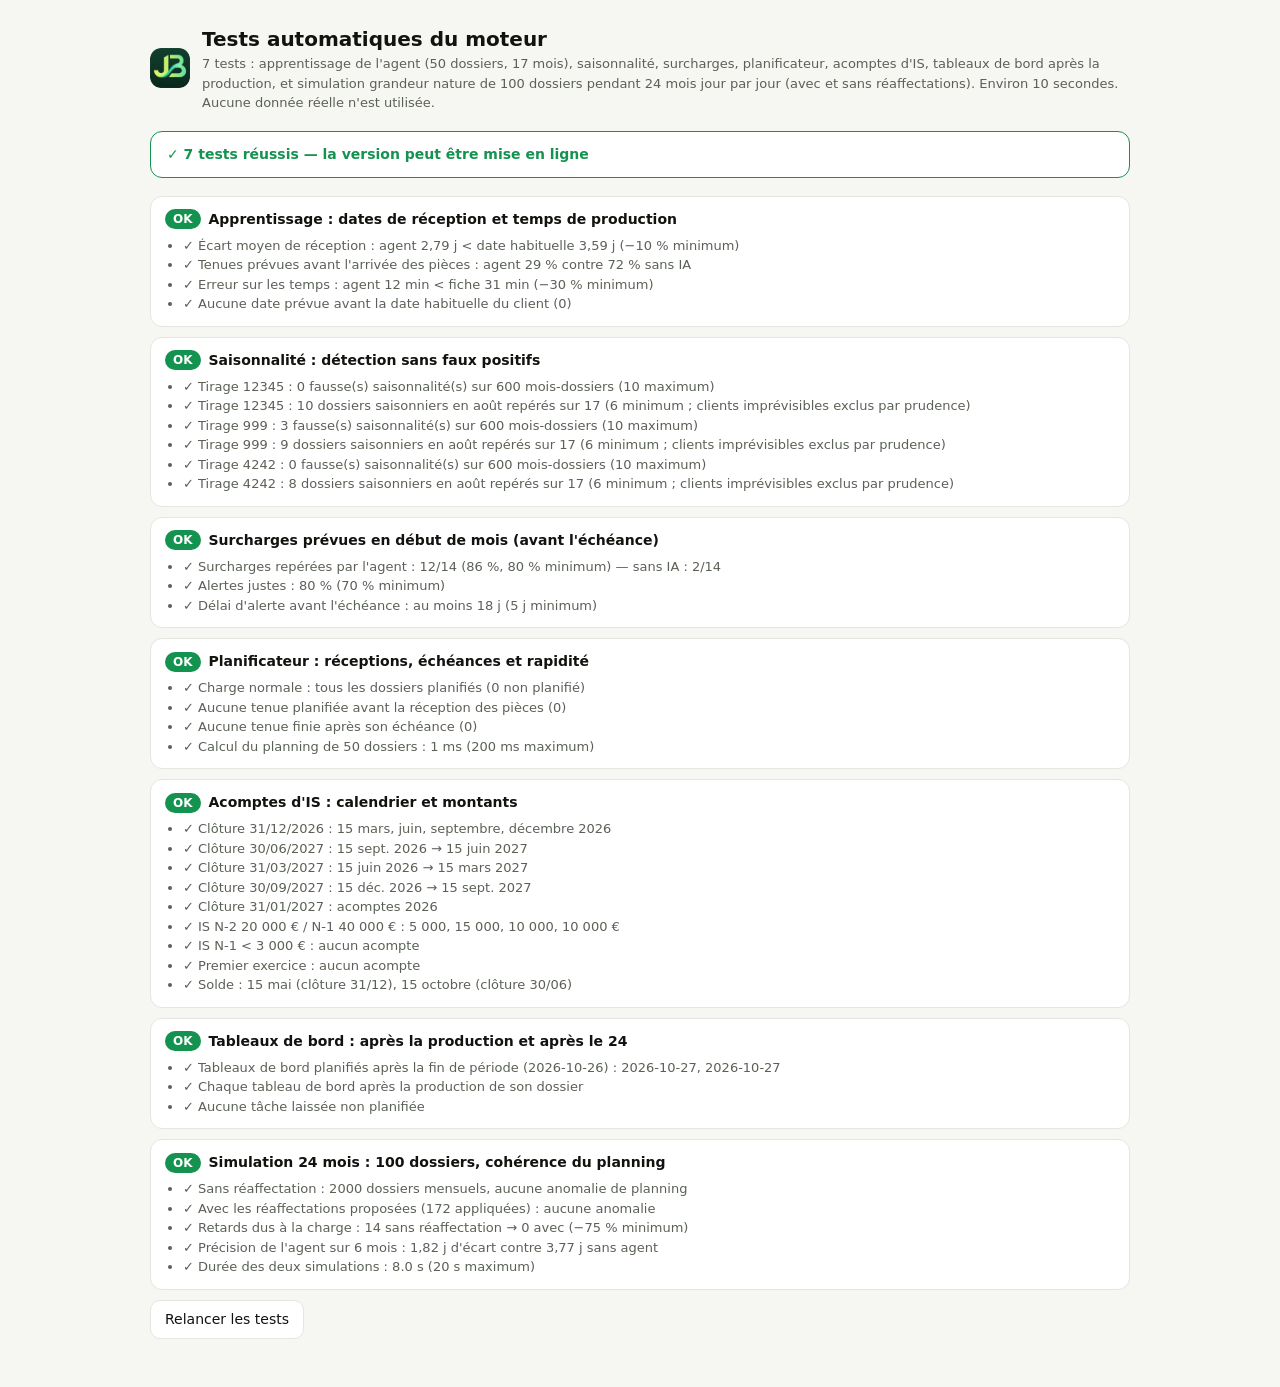
<file: app/tests/moteur.html>
<!doctype html>
<html lang="fr">
<head>
<meta charset="utf-8">
<meta name="viewport" content="width=device-width, initial-scale=1">
<meta name="robots" content="noindex, nofollow">
<title>JB Flow — Tests du moteur</title>
<link rel="icon" type="image/png" href="../logo-32.png">
<style>
  :root { --bg: #F6F6F3; --card: #fff; --text: #11130F; --muted: #5A6156; --ok: #14924F; --bad: #C0392B; --line: #E3E7E0; }
  @media (prefers-color-scheme: dark) { :root { --bg: #0B0C0A; --card: #151712; --text: #EDEFE9; --muted: #9AA394; --ok: #3DDC84; --bad: #FF6B5E; --line: #262A24; } }
  body { margin: 0; background: var(--bg); color: var(--text); font: 14px/1.5 Inter, "Segoe UI", system-ui, sans-serif; }
  .wrap { max-width: 980px; margin: 0 auto; padding: 24px 16px 48px; }
  header { display: flex; gap: 12px; align-items: center; } header img { width: 40px; border-radius: 11px; }
  h1 { font-size: 20px; margin: 0; } .sub { color: var(--muted); font-size: 13px; }
  .sum { margin: 18px 0; padding: 12px 16px; border-radius: 12px; font-weight: 600; background: var(--card); border: 1px solid var(--line); }
  .sum.ok { border-color: var(--ok); color: var(--ok); } .sum.bad { border-color: var(--bad); color: var(--bad); }
  .t { background: var(--card); border: 1px solid var(--line); border-radius: 12px; padding: 12px 14px; margin-bottom: 10px; }
  .t h2 { margin: 0 0 6px; font-size: 14px; display: flex; gap: 8px; align-items: center; }
  .t .st { font-size: 12px; padding: 1px 8px; border-radius: 99px; color: #fff; } .ok .st { background: var(--ok); } .bad .st { background: var(--bad); }
  .t ul { margin: 0; padding-left: 18px; color: var(--muted); font-size: 13px; }
  .t li.f { color: var(--bad); font-weight: 600; }
  button { font: inherit; padding: 8px 14px; border-radius: 10px; border: 1px solid var(--line); background: var(--card); color: var(--text); cursor: pointer; }
</style>
</head>
<body>
<div class="wrap">
  <header><img src="../logo-192.png" alt=""><div><h1>Tests automatiques du moteur</h1><div class="sub">7 tests : apprentissage de l'agent (50 dossiers, 17 mois), saisonnalité, surcharges, planificateur, acomptes d'IS, tableaux de bord après la production, et simulation grandeur nature de 100 dossiers pendant 24 mois jour par jour (avec et sans réaffectations). Environ 10 secondes. Aucune donnée réelle n'est utilisée.</div></div></header>
  <div id="sum" class="sum">Tests en cours…</div>
  <div id="out"></div>
  <button onclick="location.reload()">Relancer les tests</button>
</div>
<script src="../engine.js"></script>
<script src="../fiscal.js"></script>
<script src="suite.js"></script>
<script>
(function () {
  const results = window.JBTestSuite(window.PlanEngine, window.JBFiscal);
  const failed = results.filter(t => t.checks.some(c => !c.ok)).length;
  document.getElementById('sum').className = 'sum ' + (failed ? 'bad' : 'ok');
  document.getElementById('sum').textContent = failed ? '✗ ' + failed + ' test(s) en échec sur ' + results.length + ' — ne pas mettre en ligne' : '✓ ' + results.length + ' tests réussis — la version peut être mise en ligne';
  document.getElementById('out').innerHTML = results.map(t => { const ok = t.checks.every(c => c.ok); return '<div class="t ' + (ok ? 'ok' : 'bad') + '"><h2><span class="st">' + (ok ? 'OK' : 'ÉCHEC') + '</span>' + t.name + '</h2><ul>' + t.checks.map(c => '<li class="' + (c.ok ? '' : 'f') + '">' + (c.ok ? '✓ ' : '✗ ') + c.label + '</li>').join('') + '</ul></div>'; }).join('');
  window.JBTests = { results, failed };
})();
</script>
</body>
</html>
</file>
<file: app/styles.css>
/* =====================================================================
   Planification TVA — système de design
   Tous les réglages visuels sont des variables ci-dessous (couleurs, rayons,
   bordures, espacements, typographie, animations). Deux thèmes :
   - "signature" (défaut) : fond greige, menu noir, accents vert vif + citron
   - "clair"               : fond blanc bleuté, menu blanc, accents indigo + cyan
   ===================================================================== */
:root, [data-theme="signature"] {
  /* Typographie */
  --font: "Inter", -apple-system, BlinkMacSystemFont, "Segoe UI", Roboto, Helvetica, Arial, sans-serif;
  --fs-body: 14.5px; --fs-small: 12.5px; --fs-title: 26px; --fs-kpi: 36px;
  /* Surfaces */
  --bg: #ECEBE6; --surface: #FFFFFF; --surface-2: #F6F5F1; --frame: #F2F1EC;
  --border: rgba(14, 15, 12, .08); --border-strong: rgba(14, 15, 12, .15);
  --text: #0E0F0C; --muted: #6C6F67; --faint: #A4A79F;
  --ink: #0E0F0C; --ink-text: #FFFFFF;
  /* Accents */
  --accent: #3DDC84; --accent-ink: #062713; --accent-soft: #DCF7E7;
  --pop: #E4F25A; --pop-ink: #1C2006; --pop-soft: #F6FAD2;
  --ok: #17A158; --ok-soft: #E0F4E8; --warn: #D98300; --warn-soft: #FFF0D6;
  --bad: #E5484D; --bad-soft: #FDE8E8; --info: #3A6DE0; --info-soft: #E6EDFC;
  /* Missions */
  --k-tenue: #4C7DF0; --k-lettrage: #9B6CF0; --k-tva: #12B3A3;
  /* Menu latéral */
  --side-bg: #0E0F0C; --side-text: #A8ACA2; --side-strong: #FFFFFF; --side-muted: #6A6E65;
  --side-hover: rgba(255, 255, 255, .07); --side-active: #3DDC84; --side-active-text: #06180D; --side-border: rgba(255, 255, 255, .06);
  --promo-bg: #E4F25A; --promo-text: #1C2006; --promo-chip: #FFFFFF;
  /* Barre d'onglets mobile */
  --nav-bg: #0E0F0C; --nav-text: #9EA299; --nav-active: #3DDC84; --nav-active-text: #06180D;
  /* Graphiques */
  --hatch: rgba(14, 15, 12, .16); --track: #EFEEE9;
  /* Formes */
  --r-xl: 28px; --r-lg: 22px; --r-md: 16px; --r-sm: 12px; --bw: 1px;
  --shadow: 0 1px 2px rgba(14, 15, 12, .04);
  --shadow-lg: 0 18px 50px rgba(14, 15, 12, .16);
  /* Mouvement */
  --ease: cubic-bezier(.2, .8, .2, 1); --spring: cubic-bezier(.34, 1.4, .64, 1); --dur: 220ms;
  --gap: 16px; --pad: 20px;
  color-scheme: light;
}
[data-theme="clair"] {
  --bg: #F2F4F9; --surface: #FFFFFF; --surface-2: #F6F7FB; --frame: #F1F3F8;
  --border: rgba(24, 34, 72, .08); --border-strong: rgba(24, 34, 72, .15);
  --text: #121833; --muted: #626C85; --faint: #9AA3B8;
  --ink: #121833; --ink-text: #FFFFFF;
  --accent: #5B5BF6; --accent-ink: #FFFFFF; --accent-soft: #ECECFE;
  --pop: #2EC7F0; --pop-ink: #04303C; --pop-soft: #DDF5FC;
  --ok: #12A150; --ok-soft: #E1F5EA; --warn: #E08600; --warn-soft: #FFF1DA;
  --bad: #EF4F5E; --bad-soft: #FDE9EB; --info: #5B5BF6; --info-soft: #ECECFE;
  --k-tenue: #5B5BF6; --k-lettrage: #D35BD8; --k-tva: #10B6A6;
  --side-bg: #FFFFFF; --side-text: #4E5873; --side-strong: #121833; --side-muted: #A0A8BC;
  --side-hover: #F3F4FA; --side-active: #5B5BF6; --side-active-text: #FFFFFF; --side-border: rgba(24, 34, 72, .08);
  --promo-bg: linear-gradient(140deg, #5B5BF6 0%, #8C5CF6 100%); --promo-text: #FFFFFF; --promo-chip: rgba(255, 255, 255, .95);
  --nav-bg: #FFFFFF; --nav-text: #7A839A; --nav-active: #5B5BF6; --nav-active-text: #FFFFFF;
  --hatch: rgba(24, 34, 72, .15); --track: #EEF0F6;
  --shadow: 0 1px 2px rgba(24, 34, 72, .05);
  --shadow-lg: 0 18px 50px rgba(24, 34, 72, .16);
}

/* ---------- Base ---------- */
* { box-sizing: border-box; -webkit-tap-highlight-color: transparent; }
html, body { margin: 0; padding: 0; background: var(--bg); color: var(--text); }
body { font-family: var(--font); font-size: var(--fs-body); line-height: 1.45; letter-spacing: -.006em; font-feature-settings: "cv11", "ss01", "tnum" 0; -webkit-font-smoothing: antialiased; -webkit-text-size-adjust: 100%; transition: background var(--dur) var(--ease); }
button, input, select, textarea { font: inherit; color: inherit; letter-spacing: inherit; }
a { color: var(--accent); }
[data-theme="signature"] a { color: var(--text); }
h1, h2, h3 { margin: 0; line-height: 1.2; letter-spacing: -.02em; font-weight: 600; }
h1 { font-size: var(--fs-title); } h2 { font-size: 17px; } h3 { font-size: 15px; }
p { margin: 0 0 8px; }
.muted { color: var(--muted); } .small { font-size: var(--fs-small); } .nowrap { white-space: nowrap; }
.num, .tab { font-variant-numeric: tabular-nums; }
.eyebrow { font-size: 11px; font-weight: 600; letter-spacing: .08em; text-transform: uppercase; color: var(--muted); }
.ic { width: 20px; height: 20px; flex: none; display: inline-block; vertical-align: middle; }
.ic.sm { width: 16px; height: 16px; } .ic.lg { width: 24px; height: 24px; }
.boot { min-height: 100vh; display: grid; place-items: center; color: var(--muted); }
.cap { display: inline-block; } .cap::first-letter { text-transform: uppercase; }
::selection { background: var(--pop); color: var(--pop-ink); }

/* ---------- Structure ---------- */
.shell { display: grid; grid-template-columns: 276px minmax(0, 1fr); min-height: 100vh; transition: grid-template-columns .35s var(--ease); }
.side { position: sticky; top: 12px; margin: 12px 0 12px 12px; height: calc(100vh - 24px); background: var(--side-bg); color: var(--side-text); border: var(--bw) solid var(--side-border); border-radius: var(--r-xl); padding: 16px 12px 12px; display: flex; flex-direction: column; gap: 2px; overflow-y: auto; overflow-x: hidden; scrollbar-width: none; z-index: 60; }
.side::-webkit-scrollbar { display: none; }
.side-head { display: flex; align-items: center; gap: 10px; padding: 2px 4px 12px; }
.logo { width: 40px; height: 40px; border-radius: 13px; background: var(--side-active); color: var(--side-active-text); display: grid; place-items: center; flex: none; }
.brand-t { font-weight: 700; font-size: 16px; color: var(--side-strong); line-height: 1.15; flex: 1; min-width: 0; white-space: nowrap; }
.brand-t small { display: block; font-weight: 500; font-size: 12px; color: var(--side-muted); }
.side-btn { width: 34px; height: 34px; border-radius: 11px; border: 0; background: var(--side-hover); color: var(--side-text); display: grid; place-items: center; cursor: pointer; flex: none; transition: transform var(--dur) var(--ease), background var(--dur); }
.side-btn:hover { color: var(--side-strong); }
.side-btn:active { transform: scale(.92); }
.side-month { display: flex; align-items: center; justify-content: space-between; gap: 6px; background: var(--side-hover); border-radius: 999px; padding: 4px; margin: 2px 0 8px; }
.side-month span { font-weight: 600; color: var(--side-strong); font-size: 14px; }
.side-month button { width: 30px; height: 30px; border-radius: 50%; border: 0; background: transparent; color: var(--side-text); cursor: pointer; display: grid; place-items: center; }
.side-month button:hover { background: var(--side-hover); color: var(--side-strong); }
.side-search { display: flex; align-items: center; gap: 10px; width: 100%; padding: 10px 12px; border-radius: 14px; border: var(--bw) solid var(--side-border); background: transparent; color: var(--side-muted); cursor: pointer; text-align: left; margin-bottom: 6px; }
.side-search:hover { color: var(--side-text); background: var(--side-hover); }
.side-search kbd { margin-left: auto; font: 600 11px var(--font); border: var(--bw) solid var(--side-border); border-radius: 7px; padding: 2px 6px; }
.nav-label { font-size: 10.5px; font-weight: 600; letter-spacing: .09em; text-transform: uppercase; color: var(--side-muted); padding: 14px 12px 6px; white-space: nowrap; }
.side a.nav { position: relative; display: flex; align-items: center; gap: 12px; padding: 10px 12px; border-radius: 999px; color: var(--side-text); text-decoration: none; font-weight: 500; white-space: nowrap; transition: background var(--dur) var(--ease), color var(--dur), transform .15s var(--ease); }
.side a.nav:hover { background: var(--side-hover); color: var(--side-strong); }
.side a.nav:active { transform: scale(.97); }
.side a.nav.on { background: var(--side-active); color: var(--side-active-text); font-weight: 600; }
.side a.nav .count { margin-left: auto; font-size: 12px; font-variant-numeric: tabular-nums; color: var(--side-muted); font-weight: 500; }
.side a.nav .count.hot { background: var(--bad); color: #fff; padding: 1px 7px; border-radius: 999px; font-weight: 600; }
.side a.nav.on .count { color: inherit; opacity: .75; }
.usercard { display: flex; align-items: center; gap: 10px; background: var(--side-hover); border-radius: 18px; padding: 8px; margin-top: 10px; }
.avatar { width: 36px; height: 36px; border-radius: 50%; display: grid; place-items: center; font-weight: 600; font-size: 13px; background: var(--surface-2); color: var(--text); position: relative; flex: none; }
.avatar .online { position: absolute; right: -1px; bottom: -1px; width: 11px; height: 11px; border-radius: 50%; background: var(--accent); border: 2px solid var(--side-bg); }
.usercard .who { min-width: 0; flex: 1; line-height: 1.2; }
.usercard .who b { display: block; color: var(--side-strong); font-size: 13.5px; white-space: nowrap; overflow: hidden; text-overflow: ellipsis; }
.usercard .who span { font-size: 12px; color: var(--side-muted); }

.main { min-width: 0; display: flex; flex-direction: column; padding: 0 24px 48px; }
.top { position: sticky; top: 0; z-index: 30; display: flex; align-items: center; gap: 12px; padding: 20px 0 14px; background: linear-gradient(var(--bg) 75%, color-mix(in srgb, var(--bg) 0%, transparent)); }
.top .title { margin-right: auto; min-width: 0; }
.top .title h1 { font-size: 24px; }
.top .title .sub { font-size: 13px; color: var(--muted); margin-top: 2px; }
.top-actions { display: flex; align-items: center; gap: 8px; }
.content { width: 100%; max-width: 1400px; }
.bottom-nav, .m-only { display: none; }
.banner { padding: 8px 20px; font-size: 13px; font-weight: 600; text-align: center; }
.banner.demo { background: var(--pop-soft); color: var(--pop-ink); }
[data-theme="clair"] .banner.demo { background: var(--warn-soft); color: var(--warn); }
.banner.bad { background: var(--bad-soft); color: var(--bad); }

/* ---------- Statut / sync ---------- */
.status { display: flex; gap: 8px; align-items: center; font-size: 12.5px; }
.pill { display: inline-flex; gap: 7px; align-items: center; padding: 6px 12px; border-radius: 999px; background: var(--surface); border: var(--bw) solid var(--border); white-space: nowrap; font-weight: 500; }
.dot { width: 8px; height: 8px; border-radius: 50%; background: var(--faint); display: inline-block; flex: none; }
.dot.g { background: var(--accent); box-shadow: 0 0 0 3px color-mix(in srgb, var(--accent) 22%, transparent); animation: pulse 2.4s var(--ease) infinite; }
.dot.o { background: var(--warn); } .dot.r { background: var(--bad); }
.pill.err { background: var(--bad-soft); color: var(--bad); border-color: transparent; cursor: pointer; font-weight: 600; }
@keyframes pulse { 50% { box-shadow: 0 0 0 6px color-mix(in srgb, var(--accent) 0%, transparent); } }

/* ---------- Boutons, pills, segments ---------- */
.btn { display: inline-flex; align-items: center; justify-content: center; gap: 7px; min-height: 40px; padding: 8px 16px; border-radius: 999px; border: var(--bw) solid var(--border-strong); background: var(--surface); color: var(--text); cursor: pointer; font-weight: 500; white-space: nowrap; text-decoration: none; transition: transform .15s var(--ease), background var(--dur), box-shadow var(--dur), border-color var(--dur); }
.btn:hover { background: var(--surface-2); }
.btn:active { transform: scale(.96); }
.btn.primary { background: var(--accent); color: var(--accent-ink); border-color: transparent; font-weight: 600; }
.btn.primary:hover { filter: brightness(1.04); box-shadow: 0 6px 18px color-mix(in srgb, var(--accent) 35%, transparent); }
.btn.dark { background: var(--ink); color: var(--ink-text); border-color: transparent; font-weight: 600; }
.btn.dark:hover { filter: brightness(1.2); }
.btn.danger { color: var(--bad); }
.btn.big { min-height: 52px; font-size: 16px; padding: 12px 24px; }
.btn.sm { min-height: 32px; padding: 4px 12px; font-size: 13px; }
.btn.icon { width: 40px; padding: 0; } .btn.icon.sm { width: 32px; }
.btn:disabled { opacity: .45; cursor: not-allowed; transform: none; box-shadow: none; }
.seg { display: inline-flex; gap: 2px; padding: 4px; border: var(--bw) solid var(--border); border-radius: 999px; background: var(--surface); position: relative; }
.seg button { border: 0; background: transparent; padding: 7px 15px; min-height: 34px; border-radius: 999px; cursor: pointer; font-weight: 500; color: var(--muted); transition: background var(--dur) var(--ease), color var(--dur); }
.seg button:hover { color: var(--text); }
.seg button.on { background: var(--ink); color: var(--ink-text); font-weight: 600; }
.chips { display: flex; gap: 8px; flex-wrap: wrap; }
.chip { border: var(--bw) solid var(--border-strong); background: var(--surface); padding: 6px 14px 6px 8px; border-radius: 999px; cursor: pointer; min-height: 38px; display: inline-flex; align-items: center; gap: 8px; font-weight: 500; white-space: nowrap; transition: all var(--dur) var(--ease); }
.chip:active { transform: scale(.96); }
.chip.on { background: var(--ink); border-color: var(--ink); color: var(--ink-text); }
.chip .mini-av { width: 24px; height: 24px; border-radius: 50%; display: grid; place-items: center; font-size: 10.5px; font-weight: 700; color: #fff; }
.swatch { width: 10px; height: 10px; border-radius: 50%; display: inline-block; flex: none; }
.month-pill { display: inline-flex; align-items: center; gap: 4px; padding: 4px; border-radius: 999px; background: var(--surface); border: var(--bw) solid var(--border); }
.month-pill b { padding: 0 10px; min-width: 120px; text-align: center; font-weight: 600; }
.month-pill button { width: 32px; height: 32px; border-radius: 50%; border: 0; background: transparent; cursor: pointer; display: grid; place-items: center; color: var(--muted); }
.month-pill button:hover { background: var(--surface-2); color: var(--text); }
.theme-switch { display: inline-flex; padding: 3px; gap: 2px; border-radius: 999px; background: var(--surface); border: var(--bw) solid var(--border); }
.theme-switch button { border: 0; background: transparent; border-radius: 999px; padding: 6px 12px; display: inline-flex; gap: 6px; align-items: center; cursor: pointer; color: var(--muted); font-weight: 500; font-size: 13px; transition: all var(--dur) var(--ease); }
.theme-switch button.on { background: var(--ink); color: var(--ink-text); font-weight: 600; }

/* ---------- Formulaires ---------- */
input[type=text], input[type=email], input[type=password], input[type=number], input[type=date], input[type=search], input[type=time], select, textarea {
  min-height: 42px; padding: 9px 14px; border: var(--bw) solid var(--border-strong); border-radius: 14px; background: var(--surface); color: var(--text); width: 100%; transition: border-color var(--dur), box-shadow var(--dur); }
textarea { min-height: 76px; resize: vertical; }
input:focus, select:focus, textarea:focus { outline: none; border-color: var(--accent); box-shadow: 0 0 0 4px color-mix(in srgb, var(--accent) 18%, transparent); }
button:focus-visible, a:focus-visible, .chip:focus-visible { outline: 2px solid var(--accent); outline-offset: 2px; }
input:disabled, select:disabled, textarea:disabled { color: var(--muted); background: var(--surface-2); }
label.f { display: flex; flex-direction: column; gap: 6px; font-size: 12.5px; color: var(--muted); }
label.f > span { font-weight: 600; }
label.cb { display: inline-flex; gap: 10px; align-items: center; cursor: pointer; min-height: 36px; }
input[type=checkbox] { appearance: none; -webkit-appearance: none; width: 22px; height: 22px; border-radius: 7px; border: 1.5px solid var(--border-strong); background: var(--surface); display: inline-grid; place-items: center; cursor: pointer; transition: all var(--dur) var(--ease); flex: none; margin: 0; }
input[type=checkbox]:checked { background: var(--ink); border-color: var(--ink); }
input[type=checkbox]:checked::after { content: ""; width: 10px; height: 6px; border: 2px solid var(--ink-text); border-top: 0; border-right: 0; transform: translateY(-1px) rotate(-45deg); }
.form { display: grid; grid-template-columns: repeat(auto-fill, minmax(200px, 1fr)); gap: 14px; }
.search-box { position: relative; flex: 1; min-width: 200px; }
.search-box .ic { position: absolute; left: 14px; top: 50%; transform: translateY(-50%); color: var(--muted); }
.search-box input { padding-left: 42px; border-radius: 999px; }

/* ---------- Cartes ---------- */
.card { background: var(--surface); border: var(--bw) solid var(--border); border-radius: var(--r-xl); box-shadow: var(--shadow); padding: var(--pad); min-width: 0; }
.card + .card { margin-top: var(--gap); }
.card-h { display: flex; align-items: center; gap: 10px; margin-bottom: 14px; flex-wrap: wrap; }
.card-h h2 { margin-right: auto; display: flex; align-items: center; gap: 10px; }
.card-h .sub { width: 100%; margin-top: -8px; font-size: 13px; color: var(--muted); }
.frame { background-color: var(--frame); background-image: repeating-linear-gradient(135deg, transparent 0 9px, color-mix(in srgb, var(--text) 3%, transparent) 9px 10px); border: var(--bw) solid var(--border); border-radius: var(--r-xl); padding: 6px; min-width: 0; }
.frame-h { display: flex; align-items: center; gap: 10px; padding: 10px 12px 12px; }
.frame-h h2 { margin-right: auto; font-size: 16px; }
.frame-h .ic { color: var(--muted); }
.frame > .inner { background: var(--surface); border: var(--bw) solid var(--border); border-radius: var(--r-lg); padding: 16px; }
.frame + .frame, .card + .frame, .frame + .card { margin-top: var(--gap); }
.grid { display: grid; gap: var(--gap); }
.g2 { grid-template-columns: repeat(2, minmax(0, 1fr)); } .g3 { grid-template-columns: repeat(3, minmax(0, 1fr)); } .g4 { grid-template-columns: repeat(4, minmax(0, 1fr)); }
.split { display: grid; grid-template-columns: minmax(0, 1.35fr) minmax(0, 1fr); gap: var(--gap); align-items: start; }
.row { display: flex; gap: 10px; align-items: center; flex-wrap: wrap; }
.spacer { flex: 1; }
.section-t { display: flex; align-items: center; gap: 10px; margin: 26px 2px 12px; }
.section-t h2 { font-size: 18px; margin-right: auto; }
.empty { color: var(--muted); padding: 18px 4px; text-align: center; }
.ibox { width: 36px; height: 36px; border-radius: 12px; display: grid; place-items: center; background: var(--surface-2); color: var(--text); flex: none; border: var(--bw) solid var(--border); }
.ibox.g { background: var(--ok-soft); color: var(--ok); border-color: transparent; } .ibox.o { background: var(--warn-soft); color: var(--warn); border-color: transparent; }
.ibox.r { background: var(--bad-soft); color: var(--bad); border-color: transparent; } .ibox.b { background: var(--info-soft); color: var(--info); border-color: transparent; }
.ibox.p { background: var(--pop); color: var(--pop-ink); border-color: transparent; } .ibox.a { background: var(--accent-soft); color: var(--accent); border-color: transparent; }
[data-theme="signature"] .ibox.a { color: var(--ok); }

/* ---------- Badges (statuts) ---------- */
.badge { display: inline-flex; align-items: center; gap: 5px; font-size: 12px; padding: 3px 10px; border-radius: 999px; background: var(--surface-2); color: var(--muted); white-space: nowrap; font-weight: 500; border: var(--bw) solid var(--border); }
.badge.g { background: var(--ok-soft); color: var(--ok); border-color: transparent; } .badge.o { background: var(--warn-soft); color: var(--warn); border-color: transparent; }
.badge.r { background: var(--bad-soft); color: var(--bad); border-color: transparent; } .badge.b { background: var(--info-soft); color: var(--info); border-color: transparent; }
.badge.p { background: var(--pop); color: var(--pop-ink); border-color: transparent; } .badge.k { background: var(--ink); color: var(--ink-text); border-color: transparent; }
.badge .ic { width: 13px; height: 13px; }
.prio { display: inline-flex; gap: 2px; align-items: flex-end; height: 12px; }
.prio i { width: 3px; border-radius: 2px; background: var(--border-strong); }
.prio i:nth-child(1) { height: 5px; } .prio i:nth-child(2) { height: 8px; } .prio i:nth-child(3) { height: 12px; }
.prio.p1 i { background: var(--bad); } .prio.p2 i:nth-child(-n+2) { background: var(--warn); } .prio.p3 i:nth-child(1) { background: #E8C33A; }

/* ---------- KPI ---------- */
.kpi { background: var(--surface); border: var(--bw) solid var(--border); border-radius: var(--r-lg); padding: 16px 18px; display: flex; flex-direction: column; gap: 10px; min-width: 0; position: relative; overflow: hidden; transition: transform .2s var(--ease), box-shadow .2s var(--ease); }
a.kpi, .kpi[data-act] { text-decoration: none; color: inherit; cursor: pointer; }
a.kpi:hover, .kpi[data-act]:hover { transform: translateY(-2px); box-shadow: var(--shadow-lg); }
.kpi-h { display: flex; align-items: center; gap: 10px; font-size: 13px; color: var(--muted); font-weight: 500; }
.kpi-h .ibox { width: 32px; height: 32px; border-radius: 10px; }
.kpi .v { font-size: var(--fs-kpi); font-weight: 600; letter-spacing: -.035em; line-height: 1; font-variant-numeric: tabular-nums; }
.kpi .v small { font-size: 16px; font-weight: 500; color: var(--muted); letter-spacing: -.01em; margin-left: 4px; }
.kpi .foot { display: flex; align-items: center; gap: 8px; font-size: 12.5px; color: var(--muted); flex-wrap: wrap; }
.delta { display: inline-flex; align-items: center; gap: 3px; font-weight: 600; font-size: 12px; padding: 2px 8px; border-radius: 999px; }
.delta.up { background: var(--ok-soft); color: var(--ok); } .delta.down { background: var(--bad-soft); color: var(--bad); } .delta.flat { background: var(--surface-2); color: var(--muted); }
.kpi.hero { background: var(--ink); color: var(--ink-text); border-color: transparent; }
.kpi.hero .kpi-h, .kpi.hero .foot, .kpi.hero .v small { color: color-mix(in srgb, var(--ink-text) 65%, transparent); }
.kpi.hero .ibox { background: rgba(255, 255, 255, .1); color: var(--ink-text); border-color: transparent; }
.kpi.popk { background: var(--pop); color: var(--pop-ink); border-color: transparent; }
.kpi.popk .kpi-h, .kpi.popk .foot { color: color-mix(in srgb, var(--pop-ink) 70%, transparent); }
.kpi.popk .ibox { background: rgba(0, 0, 0, .08); color: var(--pop-ink); border-color: transparent; }
.kpi .go { position: absolute; right: 14px; top: 14px; width: 28px; height: 28px; border-radius: 50%; display: grid; place-items: center; background: var(--surface-2); color: var(--muted); }
.kpi.hero .go { background: rgba(255, 255, 255, .1); color: var(--ink-text); }
.kpi.popk .go { background: rgba(0, 0, 0, .08); color: var(--pop-ink); }

/* ---------- Carrousels ---------- */
.carousel { display: grid; grid-auto-flow: column; grid-auto-columns: minmax(230px, 1fr); gap: 12px; overflow-x: auto; scroll-snap-type: x mandatory; scroll-behavior: smooth; scrollbar-width: none; -webkit-overflow-scrolling: touch; overscroll-behavior-x: contain; padding: 2px; }
.carousel::-webkit-scrollbar { display: none; }
.carousel > * { scroll-snap-align: start; }
.carousel.desk-grid { grid-auto-flow: row; grid-template-columns: repeat(var(--n, 4), minmax(0, 1fr)); overflow: visible; }
.dots { display: none; justify-content: center; gap: 6px; margin-top: 10px; }
.dots i { width: 6px; height: 6px; border-radius: 99px; background: var(--border-strong); transition: width .3s var(--ease), background .3s; }
.dots i.on { width: 18px; background: var(--ink); }
.chips.scroll { flex-wrap: nowrap; overflow-x: auto; scrollbar-width: none; scroll-snap-type: x proximity; padding: 2px; }
.chips.scroll::-webkit-scrollbar { display: none; }

/* ---------- Jauges & barres ---------- */
.ring { position: relative; width: 132px; height: 132px; flex: none; }
.ring svg { width: 100%; height: 100%; transform: rotate(-90deg); }
.ring circle { fill: none; stroke-width: 11; stroke-linecap: round; transition: stroke-dasharray .9s var(--ease); }
.ring .center { position: absolute; inset: 0; display: grid; place-content: center; text-align: center; }
.ring .center b { font-size: 26px; font-weight: 600; letter-spacing: -.03em; font-variant-numeric: tabular-nums; }
.ring .center span { font-size: 12px; color: var(--muted); }
.load-card { display: flex; align-items: center; gap: 18px; }
.legend-list { display: flex; flex-direction: column; gap: 8px; font-size: 13px; min-width: 0; flex: 1; }
.legend-list div { display: flex; align-items: center; gap: 8px; }
.legend-list b { margin-left: auto; font-variant-numeric: tabular-nums; }
.lg-sw { width: 10px; height: 10px; border-radius: 4px; flex: none; }
.hatch { background-color: var(--surface-2) !important; background-image: repeating-linear-gradient(135deg, transparent 0 4px, var(--hatch) 4px 5.2px) !important; border: var(--bw) solid var(--border-strong); }
.load { display: flex; flex-direction: column; gap: 8px; }
.load .nums { display: flex; justify-content: space-between; align-items: center; gap: 8px; font-variant-numeric: tabular-nums; font-size: 14px; }
.bar { height: 10px; background: var(--track); border-radius: 99px; overflow: hidden; position: relative; }
.bar > i { position: absolute; left: 0; top: 0; bottom: 0; border-radius: 99px; transition: width .8s var(--ease); }
.bar > i.done { background-color: transparent; background-image: repeating-linear-gradient(135deg, transparent 0 3px, var(--hatch) 3px 4.5px); }
.lv-green { background: var(--accent); } .lv-orange { background: var(--warn); } .lv-red { background: var(--bad); } .lv-off { background: var(--faint); }
[data-theme="signature"] .lv-green { background: var(--ok); }
.cell-green { background: var(--ok-soft); color: var(--ok); } .cell-orange { background: var(--warn-soft); color: var(--warn); }
.cell-red { background: var(--bad-soft); color: var(--bad); } .cell-off { background: transparent; color: var(--faint); }
/* Histogramme vertical */
.vbars { display: flex; align-items: flex-end; gap: 8px; height: 190px; padding-top: 10px; }
.vb { flex: 1; min-width: 0; height: 100%; display: flex; flex-direction: column; align-items: center; gap: 6px; cursor: default; position: relative; }
.vb .col { position: relative; width: 100%; max-width: 34px; flex: 1; display: flex; align-items: flex-end; }
.vb .cap-t { position: absolute; left: 0; right: 0; bottom: 0; border-radius: 10px; background: var(--track); }
.vb .fill { position: relative; width: 100%; border-radius: 10px; transform-origin: bottom; }
.vb .fill.past { background-color: var(--surface-2); background-image: repeating-linear-gradient(135deg, transparent 0 4px, var(--hatch) 4px 5.2px); border: var(--bw) solid var(--border-strong); }
.vb .fill.today { background: var(--pop); }
.vb .fill.future { background: var(--ink); }
[data-theme="clair"] .vb .fill.future { background: var(--accent); }
.vb .fill.over { background: var(--bad); }
.vb .lab { font-size: 11px; color: var(--muted); font-variant-numeric: tabular-nums; }
.vb.is-today .lab { color: var(--text); font-weight: 700; }
.vb:hover .tip { opacity: 1; transform: translate(-50%, -4px); }
.tip { position: absolute; bottom: 100%; left: 50%; transform: translate(-50%, 4px); background: var(--ink); color: var(--ink-text); font-size: 12px; padding: 6px 10px; border-radius: 10px; white-space: nowrap; pointer-events: none; opacity: 0; transition: all .18s var(--ease); z-index: 5; }
/* Entonnoir */
.funnel { display: flex; flex-direction: column; gap: 10px; }
.funnel .fr { display: grid; grid-template-columns: 96px 1fr 44px; gap: 12px; align-items: center; font-size: 13.5px; }
.funnel .ft { height: 34px; border-radius: 12px; min-width: 34px; transform-origin: left; }
.funnel .fv { text-align: right; font-weight: 600; font-variant-numeric: tabular-nums; }
.funnel .ft.last { background: var(--pop); }
.ratios { display: grid; grid-template-columns: repeat(3, minmax(0, 1fr)); border: var(--bw) solid var(--border); border-radius: var(--r-md); margin-top: 14px; overflow: hidden; }
.ratios div { padding: 10px 12px; font-size: 12.5px; color: var(--muted); }
.ratios div + div { border-left: var(--bw) solid var(--border); }
.ratios b { display: block; color: var(--text); font-size: 15px; margin-top: 2px; font-variant-numeric: tabular-nums; }
/* Anneau de répartition */
.donut { display: flex; align-items: center; gap: 18px; flex-wrap: wrap; }
.donut svg { width: 150px; height: 150px; transform: rotate(-90deg); flex: none; }
.donut circle { fill: none; stroke-width: 16; }
.donut-c { position: relative; width: 150px; height: 150px; flex: none; }
.donut-c .center { position: absolute; inset: 0; display: grid; place-content: center; text-align: center; }
.donut-c .center b { font-size: 22px; font-weight: 600; letter-spacing: -.02em; }
.donut-c .center span { font-size: 11.5px; color: var(--muted); }
/* Cartes collaborateur */
.collab-card { display: flex; flex-direction: column; gap: 12px; }
.collab-card .ch { display: flex; align-items: center; gap: 10px; }
.collab-card .ch b { display: block; } .collab-card .ch span { font-size: 12.5px; color: var(--muted); }
.mbars { display: flex; align-items: flex-end; gap: 4px; height: 54px; }
.mbars i { flex: 1; border-radius: 5px; min-height: 3px; transform-origin: bottom; background: var(--ink); }
[data-theme="clair"] .mbars i { background: var(--accent); }
.mbars i.past { background-color: var(--surface-2); background-image: repeating-linear-gradient(135deg, transparent 0 3px, var(--hatch) 3px 4.2px); border: var(--bw) solid var(--border-strong); }
.mbars i.today { background: var(--pop); } .mbars i.over { background: var(--bad); } .mbars i.off { background: var(--track); }

/* ---------- Tâches ---------- */
.tasks { display: flex; flex-direction: column; gap: 10px; }
.swipe { position: relative; border-radius: 20px; overflow: hidden; }
.swipe-bg { position: absolute; inset: 0; display: flex; align-items: center; justify-content: space-between; padding: 0 22px; font-weight: 600; font-size: 13px; opacity: 0; transition: opacity .15s; }
.swipe.swiping .swipe-bg { opacity: 1; }
.swipe-bg .l { color: #fff; display: flex; gap: 8px; align-items: center; opacity: .5; transition: opacity .15s, transform .2s var(--spring); }
.swipe-bg .r { color: var(--ink-text); display: flex; gap: 8px; align-items: center; opacity: .5; transition: opacity .15s, transform .2s var(--spring); }
.swipe.dir-r .swipe-bg { background: var(--ok); } .swipe.dir-l .swipe-bg { background: var(--ink); }
.swipe.dir-r .swipe-bg .r, .swipe.dir-l .swipe-bg .l { visibility: hidden; }
.swipe.arm-r .swipe-bg .l, .swipe.arm-l .swipe-bg .r { opacity: 1; transform: scale(1.12); }
.task { --k: var(--accent); position: relative; display: grid; grid-template-columns: auto 1fr auto; gap: 12px; align-items: center; padding: 13px 14px 13px 18px; border: var(--bw) solid var(--border); border-radius: 20px; background: var(--surface); cursor: pointer; transition: transform .28s var(--ease), box-shadow var(--dur), background var(--dur), opacity var(--dur); touch-action: pan-y; }
.task::before { content: ""; position: absolute; left: 7px; top: 14px; bottom: 14px; width: 4px; border-radius: 4px; background: var(--k); }
.task.k-tenue { --k: var(--k-tenue); } .task.k-lettrage { --k: var(--k-lettrage); } .task.k-tva { --k: var(--k-tva); }
.task:hover { box-shadow: 0 6px 20px color-mix(in srgb, var(--text) 7%, transparent); }
.task:active { transform: scale(.985); }
.task.done { background: var(--surface-2); }
.task.done .tname { color: var(--muted); text-decoration: line-through; text-decoration-color: var(--faint); }
.task.forecast { border-style: dashed; border-color: var(--border-strong); background-image: repeating-linear-gradient(135deg, transparent 0 10px, color-mix(in srgb, var(--text) 2.5%, transparent) 10px 11px); }
.task.unsaved { box-shadow: inset 0 0 0 2px var(--warn); } .task.failed { box-shadow: inset 0 0 0 2px var(--bad); }
.task.flash { animation: flash 1.2s var(--ease); }
@keyframes flash { 0%, 100% { box-shadow: 0 0 0 0 transparent; } 25% { box-shadow: 0 0 0 4px color-mix(in srgb, var(--pop) 70%, transparent); } }
.task .time { font-variant-numeric: tabular-nums; font-weight: 600; font-size: 13px; color: var(--muted); min-width: 42px; }
.task .tname { font-weight: 600; font-size: 15px; letter-spacing: -.01em; }
.task .meta { font-size: 12.5px; color: var(--muted); display: flex; gap: 6px; flex-wrap: wrap; align-items: center; margin-top: 4px; }
.task .meta .kind { display: inline-flex; align-items: center; gap: 6px; font-weight: 500; color: var(--text); }
.task .meta .kind i { width: 7px; height: 7px; border-radius: 50%; background: var(--k); }
.check { width: 34px; height: 34px; border-radius: 50%; border: 1.5px solid var(--border-strong); background: var(--surface); display: grid; place-items: center; cursor: pointer; color: transparent; padding: 0; transition: all .25s var(--ease); }
.check svg { width: 17px; height: 17px; }
.check:hover:not(:disabled) { border-color: var(--ok); color: var(--ok); }
.check:active:not(:disabled) { transform: scale(.88); }
.task.done .check { background: var(--ok); border-color: var(--ok); color: #fff; }
.task.just-done .check { animation: pop .45s var(--spring); }
.task.just-done .check path { stroke-dasharray: 22; stroke-dashoffset: 22; animation: draw .4s .08s var(--ease) forwards; }
.check:disabled { opacity: .35; cursor: default; }
@keyframes pop { 0% { transform: scale(.7); } 60% { transform: scale(1.15); } 100% { transform: scale(1); } }
@keyframes draw { to { stroke-dashoffset: 0; } }
.task.mini { grid-template-columns: 1fr; padding: 9px 10px 9px 16px; gap: 0; border-radius: 14px; }
.task.mini::before { left: 6px; top: 10px; bottom: 10px; width: 3px; }
.task.mini .tname { font-size: 13px; } .task.mini .meta { font-size: 11.5px; margin-top: 1px; }
.task[draggable=true] { cursor: grab; }
.swipe-hint { font-size: 12px; color: var(--faint); text-align: center; margin-top: 10px; }

/* ---------- Semaine ---------- */
.week { display: grid; grid-template-columns: repeat(var(--cols, 5), minmax(0, 1fr)); gap: 12px; }
.day-col { background: var(--surface); border: var(--bw) solid var(--border); border-radius: var(--r-lg); padding: 12px; display: flex; flex-direction: column; gap: 8px; min-height: 200px; transition: box-shadow var(--dur), outline-color var(--dur); }
.day-col.today { box-shadow: 0 0 0 2px var(--ink); }
.day-col.outwin { background: transparent; border-style: dashed; }
.day-col.drop { outline: 2px dashed var(--accent); outline-offset: 2px; }
.day-col .dh { display: flex; justify-content: space-between; align-items: baseline; gap: 6px; cursor: pointer; }
.day-col .dh b { font-size: 15px; } .day-col .dh b::first-letter { text-transform: uppercase; }

/* ---------- Mois ---------- */
.month { display: grid; grid-template-columns: repeat(5, minmax(0, 1fr)); gap: 6px; }
.month .wd { font-size: 11px; color: var(--muted); text-align: center; font-weight: 600; text-transform: uppercase; letter-spacing: .06em; padding-bottom: 4px; }
.mcell { min-height: 88px; border-radius: var(--r-md); border: var(--bw) solid var(--border); background: var(--surface); padding: 8px 10px; cursor: pointer; display: flex; flex-direction: column; gap: 3px; font-size: 13px; transition: transform .15s var(--ease); }
.mcell:hover { transform: translateY(-2px); }
.mcell.blank { visibility: hidden; }
.mcell.outwin { opacity: .5; background: transparent; }
.mcell.today { box-shadow: 0 0 0 2px var(--ink); }
.mcell .dn { font-weight: 700; display: flex; justify-content: space-between; }
.mcell .hl { font-variant-numeric: tabular-nums; font-weight: 600; }
.mcell.cell-green, .mcell.cell-orange, .mcell.cell-red { border-color: transparent; }

/* ---------- Équipe (tableau) ---------- */
table.team { border-collapse: separate; border-spacing: 4px; font-size: 13px; }
table.team th { font-weight: 600; color: var(--muted); padding: 4px 6px; white-space: nowrap; text-align: center; font-size: 11.5px; text-transform: uppercase; letter-spacing: .04em; }
table.team th.name, table.team td.name { text-align: left; position: sticky; left: 0; background: var(--surface); z-index: 1; min-width: 120px; font-size: 14px; color: var(--text); text-transform: none; letter-spacing: 0; }
table.team td.c { text-align: center; padding: 9px 8px; border-radius: 12px; white-space: nowrap; font-variant-numeric: tabular-nums; cursor: pointer; font-weight: 600; min-width: 78px; transition: transform .15s var(--ease); }
table.team td.c:hover { transform: scale(1.04); }
table.team td.c small { display: block; font-weight: 500; font-size: 11px; opacity: .85; }
.legend { display: flex; gap: 14px; flex-wrap: wrap; font-size: 12.5px; color: var(--muted); }
.legend span { display: inline-flex; gap: 6px; align-items: center; }

/* ---------- Alertes ---------- */
.alerts { display: flex; flex-direction: column; gap: 8px; }
.alert { display: flex; gap: 12px; align-items: center; padding: 10px 12px; border-radius: var(--r-md); background: var(--surface); border: var(--bw) solid var(--border); font-size: 13.5px; cursor: pointer; transition: transform .15s var(--ease), background var(--dur); }
.alert:hover { background: var(--surface-2); }
.alert:active { transform: scale(.985); }
.alert .ibox { width: 32px; height: 32px; border-radius: 10px; }
.alert .t { flex: 1; min-width: 0; }
.alert .chev { color: var(--faint); }

/* ---------- Tableaux ---------- */
table.t { width: 100%; border-collapse: collapse; font-size: 14px; }
table.t th { text-align: left; font-size: 11px; text-transform: uppercase; letter-spacing: .06em; color: var(--muted); font-weight: 600; padding: 10px; border-bottom: var(--bw) solid var(--border); white-space: nowrap; }
table.t td { padding: 11px 10px; border-bottom: var(--bw) solid var(--border); vertical-align: middle; }
table.t tr:last-child td { border-bottom: 0; }
table.t tr.click { cursor: pointer; } table.t tr.click:hover td { background: var(--surface-2); }
table.t tr.click td:first-child { border-radius: 12px 0 0 12px; } table.t tr.click td:last-child { border-radius: 0 12px 12px 0; }
.scroll-x { overflow-x: auto; -webkit-overflow-scrolling: touch; }

/* ---------- Réceptions ---------- */
.rec-list { display: flex; flex-direction: column; gap: 8px; }
.rec { display: flex; gap: 12px; align-items: center; padding: 12px 14px; border: var(--bw) solid var(--border); border-radius: var(--r-md); cursor: pointer; min-height: 60px; background: var(--surface); transition: all var(--dur) var(--ease); }
.rec:hover { background: var(--surface-2); }
.rec:has(input:checked) { border-color: var(--accent); background: var(--accent-soft); }
.rec input { width: 28px; height: 28px; border-radius: 50%; flex: none; }
.rec input:checked { background: var(--accent); border-color: var(--accent); }
.rec input:checked::after { border-color: var(--accent-ink); }
.rec .n { font-weight: 600; }
.sticky-foot { position: sticky; bottom: 12px; background: var(--surface); padding: 12px; display: flex; gap: 10px; align-items: center; flex-wrap: wrap; border: var(--bw) solid var(--border); border-radius: var(--r-lg); margin-top: 12px; box-shadow: var(--shadow-lg); }

/* ---------- Feuilles / panneaux ---------- */
.overlay { position: fixed; inset: 0; background: color-mix(in srgb, var(--ink) 35%, transparent); backdrop-filter: blur(6px); -webkit-backdrop-filter: blur(6px); z-index: 100; display: flex; align-items: stretch; justify-content: flex-end; padding: 12px; }
.overlay.anim { animation: fade .25s var(--ease); }
.sheet { background: var(--surface); border-radius: var(--r-xl); width: min(540px, 100%); max-height: calc(100vh - 24px); overflow-y: auto; box-shadow: var(--shadow-lg); display: flex; flex-direction: column; border: var(--bw) solid var(--border); }
.overlay.anim .sheet { animation: slideL .38s var(--ease); }
.overlay.center { align-items: center; justify-content: center; }
.overlay.center .sheet { max-height: calc(100vh - 40px); }
.sheet.wide { width: min(1100px, 100%); }
.overlay.anim.center .sheet { animation: rise .32s var(--ease); }
.sheet-h { position: sticky; top: 0; background: var(--surface); padding: 20px 20px 12px; display: flex; gap: 12px; align-items: flex-start; z-index: 2; }
.sheet-h h2 { font-size: 20px; }
.sheet-b { padding: 4px 20px 20px; display: flex; flex-direction: column; gap: 16px; flex: 1; }
.sheet-f { position: sticky; bottom: 0; background: var(--surface); padding: 12px 20px 16px; border-top: var(--bw) solid var(--border); display: flex; gap: 10px; justify-content: flex-end; flex-wrap: wrap; align-items: center; }
.x { border: var(--bw) solid var(--border); background: var(--surface); width: 36px; height: 36px; border-radius: 50%; cursor: pointer; flex: none; display: grid; place-items: center; color: var(--muted); transition: transform .15s var(--ease); }
.x:hover { color: var(--text); } .x:active { transform: scale(.9); }
.notice { padding: 11px 14px; border-radius: var(--r-md); background: var(--surface-2); font-size: 13.5px; border: var(--bw) solid var(--border); }
.notice.warn { background: var(--warn-soft); color: var(--warn); border-color: transparent; } .notice.bad { background: var(--bad-soft); color: var(--bad); border-color: transparent; }
.notice.ok { background: var(--ok-soft); color: var(--ok); border-color: transparent; } .notice.info { background: var(--info-soft); color: var(--info); border-color: transparent; }
.hist { font-size: 13px; display: flex; flex-direction: column; }
.hist div { padding: 9px 0; border-bottom: var(--bw) solid var(--border); }
.summary-big { font-size: 16px; display: flex; flex-direction: column; gap: 8px; }
.timeline { display: flex; align-items: flex-start; }
.timeline .st { flex: 1; display: flex; flex-direction: column; align-items: center; gap: 6px; position: relative; text-align: center; font-size: 11.5px; color: var(--muted); }
.timeline .st::before { content: ""; position: absolute; top: 14px; left: -50%; right: 50%; height: 2px; background: var(--border-strong); z-index: 0; }
.timeline .st:first-child::before { display: none; }
.timeline .st.ok::before, .timeline .st.cur::before { background: var(--ok); }
.timeline .st i { width: 28px; height: 28px; border-radius: 50%; display: grid; place-items: center; background: var(--surface); border: 1.5px solid var(--border-strong); position: relative; z-index: 1; color: transparent; }
.timeline .st.ok i { background: var(--ok); border-color: var(--ok); color: #fff; }
.timeline .st.cur i { background: var(--ink); border-color: var(--ink); color: var(--ink-text); }
.timeline .st.late i { background: var(--bad-soft); border-color: var(--bad); color: var(--bad); }
.timeline .st b { color: var(--text); font-weight: 600; font-size: 12px; }
.timeline .st i svg { width: 14px; height: 14px; }

/* ---------- Toasts ---------- */
#toasts { position: fixed; right: 20px; bottom: 20px; z-index: 200; display: flex; flex-direction: column; gap: 8px; max-width: min(440px, calc(100vw - 32px)); }
.toast { background: var(--ink); color: var(--ink-text); padding: 12px 14px 12px 16px; border-radius: 18px; box-shadow: var(--shadow-lg); font-size: 14px; display: flex; gap: 10px; align-items: center; animation: rise .35s var(--ease); }
.toast.warn { background: var(--warn); color: #fff; } .toast.bad { background: var(--bad); color: #fff; }
.toast.ok::before { content: ""; width: 8px; height: 8px; border-radius: 50%; background: var(--accent); flex: none; }
.toast button { background: rgba(255, 255, 255, .16); border: 0; color: inherit; border-radius: 999px; padding: 5px 12px; cursor: pointer; font-weight: 600; font-size: 13px; }

/* ---------- Connexion ---------- */
.login { max-width: 420px; margin: 8vh auto; padding: 0 16px; }
.login .card { padding: 28px; display: flex; flex-direction: column; gap: 14px; }

/* ---------- Salutation ---------- */
.hello { display: flex; align-items: flex-end; gap: 16px; flex-wrap: wrap; margin: 4px 0 18px; }
.hello h1 { font-size: 32px; letter-spacing: -.03em; }
.hello p { margin: 4px 0 0; color: var(--muted); }
.hello .spacer { min-width: 10px; }

/* ---------- Animations d'entrée ---------- */
@keyframes rise { from { opacity: 0; transform: translateY(12px); } to { opacity: 1; transform: none; } }
@keyframes fade { from { opacity: 0; } to { opacity: 1; } }
@keyframes slideL { from { opacity: .4; transform: translateX(40px); } to { opacity: 1; transform: none; } }
@keyframes slideU { from { transform: translateY(100%); } to { transform: none; } }
@keyframes grow { from { transform: scaleY(0); } to { transform: none; } }
@keyframes growX { from { transform: scaleX(0); } to { transform: none; } }
.enter .anim-in { animation: rise .55s var(--ease) both; animation-delay: calc(var(--i, 0) * 45ms); }
.enter .vb .fill, .enter .mbars i { animation: grow .8s var(--ease) both; animation-delay: calc(var(--i, 0) * 25ms + 120ms); }
.enter .funnel .ft { animation: growX .8s var(--ease) both; animation-delay: calc(var(--i, 0) * 70ms + 120ms); }
.skel { background: linear-gradient(90deg, var(--surface-2) 25%, var(--track) 50%, var(--surface-2) 75%); background-size: 200% 100%; animation: shimmer 1.3s linear infinite; border-radius: var(--r-lg); }
@keyframes shimmer { to { background-position: -200% 0; } }

/* ---------- Mobile (iPhone) ---------- */
@media (max-width: 800px) {
  body { font-size: 15px; }
  :root { --pad: 18px; --gap: 14px; --fs-kpi: 34px; }
  .shell, .shell.collapsed { display: block; }
  .side { position: fixed; top: 0; left: 0; bottom: 0; margin: 0; height: 100%; width: min(340px, 86vw); border-radius: 0 var(--r-xl) var(--r-xl) 0; transform: translateX(-105%); transition: transform .38s var(--ease); padding-top: max(16px, env(safe-area-inset-top)); padding-bottom: max(12px, env(safe-area-inset-bottom)); }
  .side.open { transform: none; box-shadow: var(--shadow-lg); }
  .side-backdrop { position: fixed; inset: 0; z-index: 55; background: color-mix(in srgb, var(--ink) 30%, transparent); backdrop-filter: blur(5px); -webkit-backdrop-filter: blur(5px); opacity: 0; pointer-events: none; transition: opacity .3s var(--ease); }
  .side-backdrop.open { opacity: 1; pointer-events: auto; }
  .side .side-btn.collapse-btn { display: none; }
  .main { padding: 0 16px calc(104px + env(safe-area-inset-bottom)); }
  .top { padding: max(12px, env(safe-area-inset-top)) 0 10px; margin: 0 -16px; padding-left: 16px; padding-right: 16px; }
  .top .title h1 { font-size: 20px; }
  .top .title .sub { display: none; }
  .top .d-only, .d-only { display: none !important; }
  .m-only { display: revert; }
  .status .pill .txt { display: none; }
  .status .pill { padding: 8px; }
  .bottom-nav { display: grid; grid-template-columns: repeat(5, 1fr); position: fixed; left: 12px; right: 12px; bottom: calc(10px + env(safe-area-inset-bottom)); z-index: 50; background: var(--nav-bg); border: var(--bw) solid var(--side-border); border-radius: 26px; padding: 6px; box-shadow: var(--shadow-lg); }
  .bottom-nav .ind { position: absolute; top: 6px; bottom: 6px; left: 6px; width: calc((100% - 12px) / 5); border-radius: 20px; background: var(--nav-active); transition: transform .45s var(--spring), opacity .2s; z-index: 0; }
  .bottom-nav a, .bottom-nav button { position: relative; z-index: 1; display: flex; flex-direction: column; align-items: center; justify-content: center; gap: 3px; min-height: 54px; color: var(--nav-text); text-decoration: none; font-size: 10.5px; font-weight: 600; background: transparent; border: 0; cursor: pointer; transition: color .3s var(--ease); }
  .bottom-nav .on { color: var(--nav-active-text); }
  .bottom-nav .ic { width: 22px; height: 22px; }
  .g2, .g3, .split { grid-template-columns: minmax(0, 1fr); }
  .g4 { grid-template-columns: repeat(2, minmax(0, 1fr)); }
  .carousel { grid-auto-columns: 80%; margin: 0 -16px; padding: 2px 16px; scroll-padding: 0 16px; }
  .carousel.desk-grid { grid-auto-flow: column; grid-template-columns: none; overflow-x: auto; }
  .dots { display: flex; }
  .chips { flex-wrap: nowrap; overflow-x: auto; scrollbar-width: none; margin: 0 -16px; padding: 2px 16px; }
  .chips::-webkit-scrollbar { display: none; }
  .hello h1 { font-size: 28px; }
  .week { display: grid; grid-auto-flow: column; grid-template-columns: none; grid-auto-columns: 82%; overflow-x: auto; scroll-snap-type: x mandatory; margin: 0 -16px; padding: 2px 16px; scroll-padding: 0 16px; scrollbar-width: none; }
  .week::-webkit-scrollbar { display: none; }
  .day-col { scroll-snap-align: start; min-height: 320px; }
  .month { gap: 4px; }
  .mcell { min-height: 60px; padding: 5px; font-size: 11px; border-radius: 12px; }
  .mcell .cnt { display: none; }
  .month .wd { font-size: 10px; }
  .btn { min-height: 44px; }
  .seg button { min-height: 38px; padding: 7px 13px; }
  .chip { min-height: 42px; }
  .task { padding: 14px 14px 14px 18px; }
  .task .check { width: 38px; height: 38px; }
  .overlay, .overlay.center { align-items: flex-end; justify-content: stretch; padding: 0; }
  .sheet, .sheet.wide { width: 100%; max-height: 92vh; border-radius: var(--r-xl) var(--r-xl) 0 0; }
  .overlay.anim .sheet, .overlay.anim.center .sheet { animation: slideU .4s var(--ease); }
  .sheet-h::before { content: ""; position: absolute; top: 8px; left: 50%; width: 40px; height: 5px; border-radius: 9px; background: var(--border-strong); transform: translateX(-50%); }
  .sheet-h { padding-top: 24px; }
  .sheet-f { padding-bottom: max(16px, env(safe-area-inset-bottom)); }
  .sticky-foot { bottom: calc(86px + env(safe-area-inset-bottom)); }
  #toasts { left: 16px; right: 16px; bottom: calc(92px + env(safe-area-inset-bottom)); }
  table.t.stack thead { display: none; }
  table.t.stack tr { display: block; padding: 12px 4px; border-bottom: var(--bw) solid var(--border); }
  table.t.stack td { display: flex; justify-content: space-between; gap: 10px; border: 0; padding: 3px 4px; }
  table.t.stack td::before { content: attr(data-l); color: var(--muted); font-size: 13px; }
  table.t.stack td.first { font-weight: 700; } table.t.stack td.first::before { content: none; }
  .hide-m { display: none !important; }
  .funnel .fr { grid-template-columns: 80px 1fr 36px; }
  .vbars { gap: 4px; height: 160px; }
}
@media (min-width: 801px) { .only-m { display: none !important; } }

/* ---------- Mouvement réduit ---------- */
@media (prefers-reduced-motion: reduce) {
  :root:not([data-motion="always"]) *, :root:not([data-motion="always"]) *::before, :root:not([data-motion="always"]) *::after { animation-duration: .01ms !important; animation-iteration-count: 1 !important; transition-duration: .01ms !important; scroll-behavior: auto !important; }
}
[data-motion="reduced"] *, [data-motion="reduced"] *::before, [data-motion="reduced"] *::after { animation-duration: .01ms !important; animation-iteration-count: 1 !important; transition-duration: .01ms !important; }

/* ---------- Impression / PDF ---------- */
@media print {
  .side, .top, .bottom-nav, .banner, #toasts, .no-print, .btn, .seg, .chips, .side-backdrop { display: none !important; }
  .shell { display: block; } .main { padding: 0; } .content { max-width: none; }
  body { background: #fff; color: #000; font-size: 11px; }
  .card, .frame { box-shadow: none; border: 1px solid #ccc; break-inside: avoid; }
  .print-title { display: block !important; font-size: 16px; font-weight: 700; margin-bottom: 8px; }
  .week { grid-template-columns: repeat(var(--cols, 5), 1fr) !important; grid-auto-flow: row !important; overflow: visible !important; }
  .task { break-inside: avoid; }
}
.print-title { display: none; }

/* ---------- Compléments ---------- */
.task.nt { grid-template-columns: minmax(0, 1fr) auto; }
.kpi .ring { width: 116px; height: 116px; }
.kpi .ring .center b { font-size: 22px; }
.kpi .foot.clamp { display: -webkit-box; -webkit-line-clamp: 2; -webkit-box-orient: vertical; overflow: hidden; }
.kpis-today.desk-grid { grid-template-columns: minmax(0, 1.75fr) repeat(3, minmax(0, 1fr)); }
.collab-card { cursor: pointer; transition: transform .2s var(--ease), box-shadow .2s var(--ease); }
.collab-card:hover { transform: translateY(-2px); box-shadow: var(--shadow-lg); }
.collab-card .avatar { width: 40px; height: 40px; }
.mlabs { display: flex; gap: 4px; margin-top: 6px; }
.mlabs span { flex: 1; text-align: center; font-size: 11px; color: var(--muted); text-transform: capitalize; }
.mlabs span.on { color: var(--text); font-weight: 700; }
.lg-sw.vb-fut { background: var(--ink); }
[data-theme="clair"] .lg-sw.vb-fut { background: var(--accent); }
.section-t .legend { font-size: 12px; }
.spin { width: 12px; height: 12px; border: 2px solid var(--border-strong); border-top-color: var(--text); border-radius: 50%; animation: spin .8s linear infinite; display: inline-block; }
@keyframes spin { to { transform: rotate(360deg); } }
.m-only-f { display: none !important; }
.top-av { border: var(--bw) solid var(--border); background: var(--surface); cursor: pointer; }
.empty .ic { color: var(--ok); }
@media (max-width: 800px) {
  .m-only-f { display: grid !important; }
  .side .side-btn.m-only { display: grid; }
  .kpis-today.desk-grid { grid-template-columns: none; }
  .kpi .ring { width: 104px; height: 104px; }
  .top-actions { gap: 6px; }
  .top .btn.icon { width: 40px; min-height: 40px; }
  .top-av { width: 40px; height: 40px; }
}
@media (min-width: 801px) { .side .side-btn.m-only { display: none; } }
@media (min-width: 801px) { .side-backdrop { display: none; } }
.cc-pct { display: flex; flex-direction: column; align-items: flex-end; gap: 4px; flex: none; } .cc-pct b { font-size: 20px; font-weight: 600; letter-spacing: -.02em; font-variant-numeric: tabular-nums; }

/* =====================================================================
   V1.2 — Menu rail auto-repliable, carte réception discrète, planning dense,
   dossiers fusionnés, demandes d'informations, animations d'entrée
   ===================================================================== */
.side-head { padding: 2px 6px 12px; }
.side a.nav { padding: 10px 12px 10px 16px; }
.side-search { padding: 10px 12px 10px 18px; }
.side .collapse-btn.on { background: var(--side-active); color: var(--side-active-text); }
.side-rec { display: flex; align-items: center; gap: 10px; padding: 8px 10px 8px 11px; border-radius: 14px; border: var(--bw) solid var(--side-border); color: var(--side-text); text-decoration: none; margin: 0 0 8px; white-space: nowrap; overflow: hidden; transition: background var(--dur), color var(--dur); }
.side-rec:hover { background: var(--side-hover); color: var(--side-strong); }
.side-rec .ri { position: relative; width: 30px; height: 30px; border-radius: 10px; display: grid; place-items: center; background: var(--side-hover); color: var(--side-active); flex: none; }
.side-rec .ri i { position: absolute; top: -5px; right: -5px; min-width: 17px; height: 17px; padding: 0 4px; border-radius: 99px; background: var(--side-active); color: var(--side-active-text); font: 700 10px/17px var(--font); font-style: normal; text-align: center; }
.side-rec .rt { min-width: 0; flex: 1; line-height: 1.25; }
.side-rec .rt b { display: block; font-size: 13px; font-weight: 600; color: var(--side-strong); }
.side-rec .rt span { display: block; font-size: 11.5px; color: var(--side-muted); overflow: hidden; text-overflow: ellipsis; }
.usercard { margin-top: auto; }
/* Menu latéral — deux états seulement : rail (76 px) ou ouvert (264 px).
   La mise en page interne est identique dans les deux états (rien ne bouge verticalement) :
   seule la largeur change, en 140 ms, sans rebond ni délai ; les textes sont masqués instantanément en rail. */
.side a.nav, .side-search, .side-rec, .usercard, .side-head { white-space: nowrap; }
.side .lbl, .side .count, .side .collapse-btn, .nav-label { transition: none; }
@media (min-width: 801px) {
  .shell { grid-template-columns: 100px minmax(0, 1fr); }
  .shell.pinned { grid-template-columns: 288px minmax(0, 1fr); }
  .main { grid-column: 2; }
  .side { position: fixed; left: 12px; top: 12px; bottom: 12px; height: auto; margin: 0; width: 264px; contain: layout paint style; will-change: width; transition: width 140ms cubic-bezier(.2, 0, .2, 1), box-shadow 140ms linear; }
  .shell:not(.pinned) .side { width: 76px; }
  .shell:not(.pinned) .side:hover, .shell:not(.pinned) .side:has(:focus-visible) { width: 264px; box-shadow: 0 24px 60px rgba(0, 0, 0, .28); }
  .shell:not(.pinned) .side:not(:hover):not(:has(:focus-visible)) :is(.lbl, .count, .nav-label, .collapse-btn) { visibility: hidden; }
}

/* Planning : cartes compactes quand une journée est chargée */
.task.mini .tname { white-space: nowrap; overflow: hidden; text-overflow: ellipsis; min-width: 0; }
.task.mini .meta { white-space: nowrap; }
.day-col.dense { gap: 6px; }
.day-col.dense .task.mini { padding: 6px 8px 6px 14px; border-radius: 12px; }
.day-col.dense .task.mini .tname { font-size: 12px; }
.day-col.dense .task.mini .meta { font-size: 10.5px; }
.day-col.xdense .task.mini .meta .long { display: none; }
.day-col.xdense .task.mini { padding: 5px 8px 5px 13px; }

/* Dossier fusionné (Tenue + Lettrage + TVA en une fois) */
.task.merged::before { background: linear-gradient(var(--k-tenue) 0 33%, var(--k-lettrage) 33% 66%, var(--k-tva) 66%); }
.kinds { display: inline-flex; gap: 4px; align-items: center; }
.kinds i { width: 7px; height: 7px; border-radius: 50%; display: inline-block; }
.kinds i.done { opacity: .35; }
.kinds .k-tenue { background: var(--k-tenue); } .kinds .k-lettrage { background: var(--k-lettrage); } .kinds .k-tva { background: var(--k-tva); }

/* Demande d'informations */
.ir { display: flex; gap: 8px; flex-wrap: wrap; }
.ir button { border: var(--bw) solid var(--border-strong); background: var(--surface); border-radius: 999px; padding: 8px 14px; min-height: 40px; cursor: pointer; font-weight: 500; display: inline-flex; gap: 7px; align-items: center; transition: all var(--dur) var(--ease); }
.ir button:active { transform: scale(.96); }
.ir button.on.faite { background: var(--ok-soft); color: var(--ok); border-color: var(--ok); font-weight: 600; }
.ir button.on.a_faire { background: var(--warn-soft); color: var(--warn); border-color: var(--warn); font-weight: 600; }
.ir button.on.non { background: var(--ink); color: var(--ink-text); border-color: var(--ink); font-weight: 600; }
.ir-box { background: var(--surface-2); border: var(--bw) solid var(--border); border-radius: var(--r-md); padding: 12px 14px; display: flex; flex-direction: column; gap: 10px; }
.ir-box .t { font-weight: 600; display: flex; align-items: center; gap: 8px; }
.ir-big { display: grid; gap: 10px; }
.ir-big button { justify-content: flex-start; min-height: 56px; border-radius: 18px; font-size: 15px; padding: 12px 16px; }
.ir-big button .ibox { width: 32px; height: 32px; border-radius: 10px; }
.segbar { display: flex; height: 12px; border-radius: 99px; overflow: hidden; background: var(--track); gap: 2px; }
.segbar i { display: block; height: 100%; transform-origin: left; }
.info-row { display: flex; align-items: center; gap: 10px; padding: 10px 12px; border: var(--bw) solid var(--border); border-radius: var(--r-md); background: var(--surface); }
.info-row .t { flex: 1; min-width: 0; }
.info-row .t b { display: block; }
.info-row .t span { font-size: 12.5px; color: var(--muted); }

/* Animations d'entrée des barres et jauges */
.enter .bar > i, .enter .segbar i { animation: growX .8s var(--ease) both; transform-origin: left; animation-delay: .15s; }
@keyframes ringIn { from { stroke-dasharray: 0 999; } }
.enter .ring circle + circle, .enter .donut-c circle + circle { animation: ringIn 1s var(--ease) both; animation-delay: .15s; }
.side > * { flex-shrink: 0; }
.task.mini, .task.mini.nt { grid-template-columns: minmax(0, 1fr); gap: 1px; } .task.mini .meta { display: flex; gap: 4px; align-items: center; overflow: hidden; }

/* =====================================================================
   V1.3 — lisibilité, alignements, nouveaux types de tâches
   ===================================================================== */
:root, [data-theme="signature"] { --k-production: #4C7DF0; --k-info: #E08A00; }
[data-theme="clair"] { --k-production: #5B5BF6; --k-info: #E08600; }
.task.k-production { --k: var(--k-production); } .task.k-info { --k: var(--k-info); }
.kinds .k-production { background: var(--k-production); } .kinds .k-info { background: var(--k-info); }
/* Textes minimum 11,5 px, libellés de KPI sur une ligne */
.kpi-h { white-space: nowrap; overflow: hidden; min-width: 0; }
.kpi-h .badge { flex: none; }
.kpi .foot { font-size: 13px; }
.task .meta, .task.mini .meta { font-size: 12.5px; }
.task.mini .tname { font-size: 13.5px; }
.day-col.dense .task.mini .tname { font-size: 13px; }
.day-col.dense .task.mini .meta { font-size: 12px; }
.day-col.dense .task.mini { padding: 7px 9px 7px 15px; }
.task.mini .meta { gap: 6px; }
.task.mini .meta .long:empty { display: none; }
.vb .lab, .mlabs span, .month .wd, table.team th { font-size: 12px; }
.nav-label { font-size: 11px; }
.day-col .dh .small { font-size: 12.5px; }
.legend { font-size: 13px; }
.badge { font-size: 12.5px; }
/* Grilles régulières */
.grid.g3 { grid-template-columns: repeat(auto-fill, minmax(280px, 1fr)); }
.split > *, .grid > * { min-width: 0; }
.section-t { margin: 28px 2px 12px; }
.card-h { row-gap: 8px; }
.card-h h2 { font-size: 16.5px; }
.hello p { font-size: 15px; }
@media (max-width: 1280px) and (min-width: 801px) {
  .split { grid-template-columns: minmax(0, 1fr) minmax(0, 1fr); }
  .kpi .v { font-size: 30px; }
}
@media (max-width: 800px) {
  .ratios { grid-template-columns: repeat(2, minmax(0, 1fr)) !important; }
  .ratios div:nth-child(3) { border-left: 0; }
  .ratios div:nth-child(n+3) { border-top: var(--bw) solid var(--border); }
  .card-h .btn.sm { margin-left: auto; }
}

/* =====================================================================
   V1.4 — thème « Nuit » (Signature en sombre)
   ===================================================================== */
[data-theme="nuit"] {
  --bg: #0B0C0A; --surface: #151712; --surface-2: #1B1E18; --frame: #111310;
  --border: rgba(255, 255, 255, .08); --border-strong: rgba(255, 255, 255, .16);
  --text: #EEF0EA; --muted: #9DA197; --faint: #686C63;
  --ink: #EEF0EA; --ink-text: #0B0C0A;
  --accent: #3DDC84; --accent-ink: #06180D; --accent-soft: rgba(61, 220, 132, .14);
  --pop: #E4F25A; --pop-ink: #1C2006; --pop-soft: rgba(228, 242, 90, .12);
  --ok: #4FD98C; --ok-soft: rgba(79, 217, 140, .14); --warn: #F4AC45; --warn-soft: rgba(244, 172, 69, .14);
  --bad: #FF6E6E; --bad-soft: rgba(255, 110, 110, .15); --info: #7EA6FF; --info-soft: rgba(126, 166, 255, .15);
  --k-tenue: #7EA6FF; --k-lettrage: #B793FF; --k-tva: #3FD2C2; --k-production: #7EA6FF; --k-info: #F4AC45;
  --side-bg: #050605; --side-text: #A8ACA2; --side-strong: #FFFFFF; --side-muted: #62665E;
  --side-hover: rgba(255, 255, 255, .06); --side-active: #3DDC84; --side-active-text: #06180D; --side-border: rgba(255, 255, 255, .08);
  --nav-bg: #050605; --nav-text: #9EA299; --nav-active: #3DDC84; --nav-active-text: #06180D;
  --hatch: rgba(255, 255, 255, .17); --track: #23261F;
  --shadow: 0 1px 2px rgba(0, 0, 0, .4); --shadow-lg: 0 18px 50px rgba(0, 0, 0, .55);
  color-scheme: dark;
}
[data-theme="nuit"] a { color: var(--text); }
[data-theme="nuit"] .lv-green { background: var(--ok); }
[data-theme="nuit"] .ibox.a { color: var(--ok); }
[data-theme="nuit"] .banner.demo { background: var(--pop-soft); color: var(--pop); }
[data-theme="nuit"] .kpi.hero .ibox, [data-theme="nuit"] .kpi.hero .go { background: rgba(0, 0, 0, .08); color: var(--ink-text); }
[data-theme="nuit"] .overlay { background: rgba(0, 0, 0, .55); }
[data-theme="nuit"] .toast.ok::before { background: var(--ok); }
[data-theme="nuit"] .avatar { background: var(--surface-2); color: var(--text); }

/* ---------- V1.4 : bandeau de progression ---------- */
.pbanner { display: grid; grid-template-columns: auto minmax(0, 1fr) auto; gap: 18px; align-items: center; background: var(--surface); border: var(--bw) solid var(--border); border-radius: var(--r-lg); padding: 14px 18px; margin-bottom: var(--gap); }
.pbanner .pb-l b, .pbanner .pb-r b { display: block; font-size: 20px; font-weight: 600; letter-spacing: -.02em; font-variant-numeric: tabular-nums; }
.pbanner .pb-l span, .pbanner .pb-r span, .pbanner .pb-bar span { font-size: 12.5px; color: var(--muted); }
.pbanner .pb-r { text-align: right; }
.pbanner .pb-bar { display: flex; flex-direction: column; gap: 6px; }
.pbanner .bar { height: 12px; }
/* V26.187 : bandeau « J-n avant le … » 30 % moins haut */
.pbanner { padding: 8px 16px; gap: 14px; }
.pbanner .pb-l b, .pbanner .pb-r b { font-size: 16px; line-height: 1.2; }
.pbanner .pb-l span, .pbanner .pb-r span, .pbanner .pb-bar span { font-size: 11.5px; }
.pbanner .pb-bar { gap: 4px; }
.pbanner .bar { height: 8px; }
@media (max-width: 800px) {
  .pbanner { grid-template-columns: 1fr auto; gap: 10px 14px; }
  .pbanner .pb-bar { grid-column: 1 / -1; grid-row: 2; }
}
/* ---------- Filtres rapides ---------- */
.qf { margin-bottom: 14px; }
.chip .qn { min-width: 22px; height: 22px; padding: 0 7px; border-radius: 99px; display: inline-grid; place-items: center; font-size: 12px; font-weight: 700; background: var(--surface-2); color: var(--muted); }
.chip .qn.r { background: var(--bad-soft); color: var(--bad); } .chip .qn.b { background: var(--info-soft); color: var(--info); } .chip .qn.o { background: var(--warn-soft); color: var(--warn); }
.chip.on .qn { background: rgba(255, 255, 255, .18); color: inherit; }
/* ---------- Bouton « Reçu » sur la carte ---------- */
button.badge.act { cursor: pointer; font: inherit; font-size: 12.5px; font-weight: 600; transition: transform .12s var(--ease), filter .12s; }
button.badge.act:hover { filter: brightness(.95); }
button.badge.act:active { transform: scale(.95); }
.swipe.swipe-recv.dir-r .swipe-bg { background: var(--info); }
/* ---------- Réceptions : relance ---------- */
.rec-side { display: flex; flex-direction: column; align-items: flex-end; gap: 6px; flex: none; }
.rec-side .btn.sm { min-height: 30px; }
/* ---------- Frise de l'équipe ---------- */
.gantt { padding-bottom: 6px; }
.grow { display: grid; grid-template-columns: 180px repeat(var(--n), minmax(48px, 1fr)); row-gap: 4px; min-width: calc(180px + var(--n) * 48px); padding: 8px 0; border-bottom: var(--bw) solid var(--border); position: relative; }
.grow:last-child { border-bottom: 0; }
.ghead { padding: 0 0 10px; }
.gname { grid-column: 1; display: flex; gap: 10px; align-items: center; padding-right: 12px; position: sticky; left: 0; background: var(--surface); z-index: 3; min-width: 0; }
.gname b { display: block; font-size: 14px; }
.gname .badge { margin-top: 3px; }
.gday { text-align: center; font-size: 11.5px; color: var(--muted); text-transform: capitalize; line-height: 1.3; }
.gday b { display: block; font-size: 13.5px; color: var(--text); }
.gday.today b { display: inline-block; background: var(--ink); color: var(--ink-text); border-radius: 8px; padding: 0 7px; }
.gbg { border-left: 1px dashed var(--border); }
.gbg.off { background: var(--surface-2); }
.gbg.over { background: var(--bad-soft); }
.gbg.today { background: color-mix(in srgb, var(--pop) 25%, transparent); }
.gbar { --k: var(--k-production); position: relative; z-index: 2; margin: 0 3px; border-radius: 10px; background: color-mix(in srgb, var(--k) 15%, var(--surface)); border: 1px solid color-mix(in srgb, var(--k) 40%, transparent); border-left: 4px solid var(--k); padding: 0 8px; font-size: 12.5px; font-weight: 600; display: flex; align-items: center; gap: 6px; overflow: hidden; white-space: nowrap; cursor: pointer; min-width: 0; transition: transform .12s var(--ease), box-shadow .12s; }
.gbar span { overflow: hidden; text-overflow: ellipsis; display: inline-flex; align-items: center; gap: 5px; }
.gbar small { font-weight: 500; color: var(--muted); margin-left: auto; font-size: 12px; }
.gbar:hover { transform: translateY(-1px); box-shadow: 0 6px 16px color-mix(in srgb, var(--text) 12%, transparent); }
.gbar.k-info { --k: var(--k-info); } .gbar.k-tenue { --k: var(--k-tenue); } .gbar.k-lettrage { --k: var(--k-lettrage); } .gbar.k-tva { --k: var(--k-tva); }
.gbar.forecast { border-style: dashed; border-left-style: solid; }
.gbar.done { opacity: .5; }
.gbar.late { border-color: var(--bad); box-shadow: inset 0 0 0 1px var(--bad); }
/* ---------- Projection au 24 ---------- */
.pj-row { display: grid; grid-template-columns: 150px minmax(0, 1fr) 200px; gap: 14px; align-items: center; padding: 10px 0; border-bottom: var(--bw) solid var(--border); }
.pj-row:last-of-type { border-bottom: 0; }
.pj-n { display: flex; align-items: center; gap: 10px; min-width: 0; }
.pj-n b { white-space: nowrap; overflow: hidden; text-overflow: ellipsis; }
.pj-bars { position: relative; height: 26px; }
.pj-cap { position: absolute; left: 0; top: 0; bottom: 0; background: var(--track); border-radius: 8px; }
.pj-todo { position: absolute; left: 0; top: 6px; bottom: 6px; background: var(--ink); border-radius: 6px; transform-origin: left; }
.pj-todo.over { background: var(--bad); }
.enter .pj-todo { animation: growX .8s var(--ease) both; animation-delay: .15s; }
.pj-v { text-align: right; }
.pj-v b { display: block; font-size: 16px; font-variant-numeric: tabular-nums; }
.pj-v span { font-size: 12.5px; color: var(--muted); }
@media (max-width: 800px) {
  .pj-row { grid-template-columns: minmax(0, 1fr) auto; }
  .pj-bars { grid-column: 1 / -1; grid-row: 2; }
  .pj-v { grid-row: 1; grid-column: 2; }
  .grow { grid-template-columns: 120px repeat(var(--n), minmax(46px, 1fr)); min-width: calc(120px + var(--n) * 46px); }
}
/* Frise : barres lisibles sur une seule journée (nom + durée sur deux lignes) */
.mini-av { width: 26px; height: 26px; border-radius: 50%; display: inline-grid; place-items: center; font-size: 11px; font-weight: 700; color: #fff; flex: none; }
.grow { grid-template-columns: 170px repeat(var(--n), minmax(72px, 1fr)); min-width: calc(170px + var(--n) * 72px); }
.gbar { flex-direction: column; align-items: stretch; justify-content: center; gap: 1px; padding: 3px 8px; line-height: 1.2; }
.gbar span { display: block; font-size: 12.5px; }
.gbar small { margin-left: 0; font-size: 11.5px; }
@media (max-width: 800px) { .grow { grid-template-columns: 110px repeat(var(--n), minmax(68px, 1fr)); min-width: calc(110px + var(--n) * 68px); } }
.legend-list b { white-space: nowrap; } .legend-list > div { gap: 8px; } @media (max-width: 800px) { .load-card { gap: 14px; } .legend-list { font-size: 13px; } }

.task .meta .badge { white-space: normal; max-width: 100%; }

/* =====================================================================
   V1.5 — fenêtre de relance + bandeau de signature
   ===================================================================== */
.rl-btn { color: var(--info); border-color: color-mix(in srgb, var(--info) 35%, transparent); background: var(--info-soft); }
.rl-btn:hover { background: var(--info-soft); filter: brightness(.96); }
.rec-side { flex-direction: row; align-items: center; }
.rl-bar { display: flex; gap: 14px; align-items: flex-end; flex-wrap: wrap; }
.rl-text { min-height: 300px; font-size: 14.5px; line-height: 1.6; padding: 14px 16px; border-radius: var(--r-md); background: var(--surface-2); }
.rl-save { display: flex; gap: 10px; align-items: flex-end; flex-wrap: wrap; padding: 12px; border: var(--bw) dashed var(--border-strong); border-radius: var(--r-md); }
/* Interrupteur (tutoiement) */
.switch { display: inline-flex; align-items: center; gap: 10px; cursor: pointer; min-height: 42px; font-weight: 500; user-select: none; }
.switch input { position: absolute; opacity: 0; width: 1px; height: 1px; }
.switch .sw { width: 44px; height: 26px; border-radius: 99px; background: var(--track); border: var(--bw) solid var(--border-strong); position: relative; transition: background .18s var(--ease); flex: none; }
.switch .sw::after { content: ""; position: absolute; top: 2px; left: 2px; width: 20px; height: 20px; border-radius: 50%; background: var(--surface); box-shadow: 0 1px 3px rgba(0, 0, 0, .25); transition: transform .18s var(--ease); }
.switch input:checked + .sw { background: var(--accent); border-color: transparent; }
.switch input:checked + .sw::after { transform: translateX(18px); }
.switch input:focus-visible + .sw { outline: 2px solid var(--accent); outline-offset: 2px; }


/* =====================================================================
   V1.6 — mention légale discrète, clôture, suivi des dépôts
   ===================================================================== */
.legal { margin: 40px 0 4px; padding: 14px 18px; border-radius: var(--r-md); background: color-mix(in srgb, var(--surface) 55%, transparent); border: var(--bw) solid var(--border); color: var(--muted); font-size: 12.5px; line-height: 1.5; letter-spacing: -.003em; }
.legal b { color: var(--text); font-weight: 600; }
.legal .ver { display: inline-block; margin-left: 4px; padding: 1px 8px; border-radius: 99px; background: var(--surface-2); border: var(--bw) solid var(--border); font-size: 11.5px; font-weight: 600; color: var(--muted); font-variant-numeric: tabular-nums; }
.login .legal { margin-top: 16px; text-align: center; }
.time-in { display: flex; gap: 8px; align-items: center; }
.time-in input { text-align: center; font-size: 20px; font-weight: 600; font-variant-numeric: tabular-nums; }
.time-in .btn.icon { width: 44px; min-height: 44px; font-size: 20px; flex: none; }
.fil-row { display: flex; align-items: center; gap: 10px; flex-wrap: wrap; padding: 8px 0; border-top: var(--bw) solid var(--border); }
.fil-l { flex: 1; min-width: 140px; line-height: 1.25; }
.fil-l b { display: block; font-size: 14px; }
.fil-l span { font-size: 12.5px; color: var(--muted); }
.ir button:disabled { opacity: .45; cursor: not-allowed; }
.ir button:not(:disabled):hover { border-color: var(--accent); }
/* =====================================================================
   V26.10 — page de connexion JB Flow (verre, fond vivant) — toujours en sombre
   ===================================================================== */
.lg { --lg-text: #F2F4EE; --lg-muted: rgba(242, 244, 238, .64); --lg-faint: rgba(242, 244, 238, .42); --lg-glass: rgba(255, 255, 255, .055); --lg-glass2: rgba(255, 255, 255, .09); --lg-stroke: rgba(255, 255, 255, .12); --lg-green: #3DDC84; --lg-lime: #E4F25A; --lg-teal: #2FD3C1;
  position: fixed; inset: 0; z-index: 90; overflow-y: auto; overflow-x: hidden; background: #06070A; color: var(--lg-text); font-family: var(--font); letter-spacing: -.01em; transition: opacity .5s var(--ease); }
.lg-bg { position: fixed; inset: 0; overflow: hidden; pointer-events: none; }
.lg-blob { position: absolute; border-radius: 50%; filter: blur(90px); will-change: transform; }
.lg-blob.b1 { width: 680px; height: 680px; left: -200px; top: -220px; background: radial-gradient(circle, rgba(61, 220, 132, .55), transparent 62%); animation: lgD1 22s var(--ease) infinite alternate; }
.lg-blob.b2 { width: 560px; height: 560px; right: -160px; bottom: -200px; background: radial-gradient(circle, rgba(228, 242, 90, .38), transparent 62%); animation: lgD2 26s var(--ease) infinite alternate; }
.lg-blob.b3 { width: 520px; height: 520px; left: 42%; top: 30%; background: radial-gradient(circle, rgba(47, 211, 193, .28), transparent 64%); animation: lgD3 30s var(--ease) infinite alternate; }
@keyframes lgD1 { to { transform: translate(140px, 90px) scale(1.12); } }
@keyframes lgD2 { to { transform: translate(-120px, -110px) scale(1.18); } }
@keyframes lgD3 { to { transform: translate(-160px, 60px) scale(.9); } }
.lg-grid { position: absolute; inset: 0; background-image: linear-gradient(rgba(255, 255, 255, .035) 1px, transparent 1px), linear-gradient(90deg, rgba(255, 255, 255, .035) 1px, transparent 1px); background-size: 56px 56px; -webkit-mask-image: radial-gradient(ellipse 70% 60% at 50% 45%, #000 30%, transparent 75%); mask-image: radial-gradient(ellipse 70% 60% at 50% 45%, #000 30%, transparent 75%); }
.lg-spot { position: absolute; inset: 0; background: radial-gradient(600px circle at var(--mx, 60%) var(--my, 40%), rgba(255, 255, 255, .07), transparent 60%); }
.lg-noise { position: absolute; inset: 0; opacity: .07; mix-blend-mode: overlay; background-image: url("data:image/svg+xml,%3Csvg xmlns='http://www.w3.org/2000/svg' width='160' height='160'%3E%3Cfilter id='n'%3E%3CfeTurbulence type='fractalNoise' baseFrequency='.9' numOctaves='2' stitchTiles='stitch'/%3E%3C/filter%3E%3Crect width='100%25' height='100%25' filter='url(%23n)'/%3E%3C/svg%3E"); }
.lg-wrap { position: relative; z-index: 1; min-height: 100vh; min-height: 100dvh; max-width: 1240px; margin: 0 auto; padding: 32px 32px 80px; display: grid; grid-template-columns: minmax(0, 1.15fr) minmax(360px, .85fr); gap: 56px; align-items: center; }
.lg-in { opacity: 0; transform: translateY(16px); animation: lgRise .9s var(--ease) forwards; animation-delay: calc(var(--d, 0) * 90ms + 120ms); }
@keyframes lgRise { to { opacity: 1; transform: none; } }
/* Marque + logo qui se dessine */
.lg-brand { display: flex; align-items: center; gap: 12px; margin-bottom: 34px; }
.lg-logo { width: 48px; height: 48px; border-radius: 15px; display: grid; place-items: center; background: linear-gradient(145deg, var(--lg-green), #19A45A); box-shadow: 0 10px 30px rgba(61, 220, 132, .35), inset 0 1px 0 rgba(255, 255, 255, .45); }
.lg-mono { width: 34px; height: 34px; }
.lg-mono path { fill: none; stroke: #04160B; stroke-width: 3.6; stroke-linecap: round; stroke-linejoin: round; stroke-dasharray: 120; stroke-dashoffset: 120; animation: lgDraw 1.1s var(--ease) forwards; }
.lg-mono .s1 { animation-delay: .25s; } .lg-mono .s2 { animation-delay: .7s; }
@keyframes lgDraw { to { stroke-dashoffset: 0; } }
.lg-brand b { font-size: 20px; font-weight: 700; letter-spacing: -.02em; } .lg-brand b span { color: var(--lg-green); }
.lg-brand small { display: block; font-size: 12px; color: var(--lg-faint); font-weight: 500; letter-spacing: 0; }
/* Accroche */
.lg-h1 { font-size: clamp(36px, 4.6vw, 56px); line-height: 1.06; letter-spacing: -.045em; font-weight: 650; margin: 0 0 26px; color: var(--lg-text); }
.lg-h1 .g { display: block; width: fit-content; background: linear-gradient(90deg, var(--lg-green), var(--lg-lime) 35%, var(--lg-teal) 70%, var(--lg-green)); background-size: 220% 100%; -webkit-background-clip: text; background-clip: text; color: transparent; white-space: nowrap;
  opacity: 0; transform: translateY(14px); animation: lgRise .9s var(--ease) forwards, lgSheen 9s linear infinite; animation-delay: calc(var(--d) * 140ms + 200ms), 0s; }
@keyframes lgSheen { to { background-position: -220% 0; } }
/* Pastilles et cartes flottantes (poussables) */
.lg-chips { display: flex; flex-wrap: wrap; gap: 10px; }
.lg-chip { display: inline-flex; align-items: center; gap: 8px; padding: 9px 15px; border-radius: 99px; background: linear-gradient(160deg, rgba(255, 255, 255, .11), rgba(255, 255, 255, .035)); border: 1px solid var(--lg-stroke); backdrop-filter: blur(16px) saturate(150%); -webkit-backdrop-filter: blur(16px) saturate(150%); font-size: 13.5px; font-weight: 500; color: rgba(242, 244, 238, .9); box-shadow: 0 14px 30px rgba(0, 0, 0, .28), inset 0 1px 0 rgba(255, 255, 255, .12); animation: lgBob 6.5s ease-in-out infinite; animation-delay: var(--b, 0s); }
.lg-chip i { width: 7px; height: 7px; border-radius: 50%; background: var(--lg-green); box-shadow: 0 0 12px var(--lg-green); }
.lg-chip:nth-child(2) i { background: var(--lg-lime); box-shadow: 0 0 12px var(--lg-lime); }
.lg-chip:nth-child(3) i { background: var(--lg-teal); box-shadow: 0 0 12px var(--lg-teal); }
.lg-body { cursor: grab; touch-action: none; user-select: none; will-change: transform; transition: border-color .2s, box-shadow .2s; }
.lg-body.hit { border-color: rgba(228, 242, 90, .45); box-shadow: 0 30px 60px rgba(0, 0, 0, .42), 0 0 0 1px rgba(228, 242, 90, .18), inset 0 1px 0 rgba(255, 255, 255, .18); }
.lg-stage { position: relative; height: 250px; margin-top: 40px; max-width: 580px; }
.lg-fc { position: absolute; padding: 16px 18px; border-radius: 22px; background: linear-gradient(160deg, rgba(255, 255, 255, .11), rgba(255, 255, 255, .035)); border: 1px solid var(--lg-stroke); backdrop-filter: blur(20px) saturate(150%); -webkit-backdrop-filter: blur(20px) saturate(150%); box-shadow: 0 30px 60px rgba(0, 0, 0, .35), inset 0 1px 0 rgba(255, 255, 255, .14); }
.lg-fc .l { font-size: 12px; color: var(--lg-faint); font-weight: 500; }
.lg-fc .v { font-size: 22px; font-weight: 650; letter-spacing: -.03em; font-variant-numeric: tabular-nums; }
.lg-fc .v span { font-size: 13px; color: var(--lg-faint); font-weight: 500; } .lg-fc .v.sm { font-size: 18px; }
.lg-fc.fc-a { left: 0; top: 10px; width: 230px; display: flex; gap: 14px; align-items: center; animation: lgBob 7s ease-in-out infinite; }
.lg-fc.fc-b { left: 46%; top: 0; width: min(210px, 42%); animation: lgBob 8s ease-in-out -2s infinite; }
.lg-fc.fc-c { left: 16%; top: 150px; width: min(250px, 48%); animation: lgBob 9s ease-in-out -4s infinite; }
.lg-fc.fc-d { right: 0; top: 118px; width: min(170px, 32%); animation: lgBob 7.5s ease-in-out -1s infinite; }
@keyframes lgBob { 50% { translate: 0 -10px; } }
.lg-ring { width: 58px; height: 58px; flex: none; } .lg-ring circle { fill: none; stroke-width: 7; stroke-linecap: round; }
.lg-avs { display: flex; margin-top: 8px; }
.lg-avs span { width: 26px; height: 26px; border-radius: 50%; display: grid; place-items: center; font-size: 10.5px; font-weight: 700; color: #06070A; border: 2px solid #11140F; margin-left: -6px; } .lg-avs span:first-child { margin-left: 0; }
.lg-pill { display: inline-flex; align-items: center; gap: 6px; font-size: 12px; font-weight: 600; padding: 3px 10px; border-radius: 99px; margin-top: 6px; background: rgba(244, 172, 69, .16); color: #F4AC45; }
.lg-pill svg { width: 12px; height: 12px; }
.lg-bars { display: flex; align-items: flex-end; gap: 5px; height: 42px; margin-top: 8px; }
.lg-bars i { flex: 1; border-radius: 5px; background: rgba(255, 255, 255, .16); } .lg-bars i.on { background: var(--lg-lime); } .lg-bars i.hot { background: var(--lg-green); }
/* Carte de connexion en verre */
.lg-side { display: flex; flex-direction: column; gap: 14px; }
.lg-card { position: relative; padding: 34px 32px 28px; border-radius: 28px; background: linear-gradient(165deg, rgba(255, 255, 255, .10), rgba(255, 255, 255, .035)); border: 1px solid var(--lg-stroke); backdrop-filter: blur(28px) saturate(160%); -webkit-backdrop-filter: blur(28px) saturate(160%); box-shadow: 0 40px 90px rgba(0, 0, 0, .45), inset 0 1px 0 rgba(255, 255, 255, .16); transition: transform .25s var(--ease), opacity .5s var(--ease), filter .5s var(--ease); }
.lg-card::before { content: ""; position: absolute; inset: -1.5px; border-radius: inherit; padding: 1.5px; background: conic-gradient(from var(--lg-a), rgba(61, 220, 132, 1), rgba(47, 211, 193, .55) 12%, transparent 26%, transparent 48%, rgba(228, 242, 90, .95) 60%, rgba(123, 230, 143, .5) 72%, transparent 84%, rgba(61, 220, 132, 1)); animation: lgBorder 7s linear infinite; filter: drop-shadow(0 0 6px rgba(61, 220, 132, .55)); -webkit-mask: linear-gradient(#000 0 0) content-box, linear-gradient(#000 0 0); -webkit-mask-composite: xor; mask-composite: exclude; pointer-events: none; }
.lg-badge { display: inline-flex; align-items: center; gap: 8px; font-size: 12px; font-weight: 600; color: rgba(242, 244, 238, .82); padding: 5px 12px 5px 10px; border-radius: 99px; background: var(--lg-glass); border: 1px solid var(--lg-stroke); }
.lg-badge i { width: 7px; height: 7px; border-radius: 50%; background: var(--lg-green); animation: lgPulse 2.2s ease-in-out infinite; }
.lg-badge.warn i { background: #F4AC45; }
@keyframes lgPulse { 0%, 100% { box-shadow: 0 0 0 0 rgba(61, 220, 132, .55); } 50% { box-shadow: 0 0 0 6px rgba(61, 220, 132, 0); } }
.lg-card h2 { font-size: 28px; letter-spacing: -.035em; font-weight: 650; margin: 18px 0 6px; color: var(--lg-text); }
.lg-sub { color: var(--lg-muted); margin: 0 0 22px; font-size: 14.5px; line-height: 1.55; }
.lg-sub b { color: var(--lg-text); }
.lg-field { margin-bottom: 14px; }
.lg-field label { display: block; font-size: 12.5px; font-weight: 600; color: rgba(242, 244, 238, .78); margin-bottom: 7px; }
.lg-inp { position: relative; display: flex; align-items: center; }
.lg-inp > svg { position: absolute; left: 15px; width: 18px; height: 18px; color: var(--lg-faint); pointer-events: none; transition: color .2s; }
.lg .lg-inp input { width: 100%; height: 50px; min-height: 50px; padding: 0 46px 0 44px; border-radius: 15px; background: rgba(0, 0, 0, .28); border: 1px solid var(--lg-stroke); color: var(--lg-text); outline: none; box-shadow: none; transition: border-color .2s, box-shadow .2s, background .2s; }
.lg .lg-inp input::placeholder { color: var(--lg-faint); }
.lg .lg-inp input:focus { border-color: rgba(61, 220, 132, .7); background: rgba(0, 0, 0, .38); box-shadow: 0 0 0 4px rgba(61, 220, 132, .14); }
.lg-inp:focus-within > svg { color: var(--lg-green); }
.lg-eye { position: absolute; right: 8px; width: 36px; height: 36px; border-radius: 11px; border: 0; background: transparent; cursor: pointer; display: grid; place-items: center; color: var(--lg-faint); }
.lg-eye:hover { color: var(--lg-text); background: var(--lg-glass); } .lg-eye svg { width: 18px; height: 18px; }
.lg-row { display: flex; align-items: center; justify-content: space-between; flex-wrap: wrap; gap: 10px 16px; margin: 6px 0 22px; font-size: 13.5px; }
.lg-row > * { white-space: nowrap; }
.lg-tog { display: inline-flex; align-items: center; gap: 10px; cursor: pointer; color: rgba(242, 244, 238, .82); user-select: none; }
.lg-tog input { position: absolute; opacity: 0; width: 1px; height: 1px; }
.lg-tog .t { width: 38px; height: 22px; border-radius: 99px; background: rgba(255, 255, 255, .14); position: relative; transition: background .2s; }
.lg-tog .t::after { content: ""; position: absolute; top: 3px; left: 3px; width: 16px; height: 16px; border-radius: 50%; background: #fff; transition: transform .2s var(--ease); }
.lg-tog input:checked + .t { background: linear-gradient(145deg, var(--lg-green), var(--lg-lime)); box-shadow: 0 0 14px rgba(61, 220, 132, .35); } .lg-tog input:checked + .t::after { transform: translateX(16px); }
.lg-tog input:focus-visible + .t { outline: 2px solid var(--lg-green); outline-offset: 2px; }
.lg-link { color: var(--lg-lime) !important; text-decoration: none; font-weight: 500; } .lg-link:hover { text-decoration: underline; }
.lg-btn { position: relative; overflow: hidden; width: 100%; height: 52px; border: 0; border-radius: 16px; cursor: pointer; font-weight: 650; font-size: 15.5px; color: #04160B; background: linear-gradient(100deg, var(--lg-green), #7BE68F 55%, var(--lg-lime)); box-shadow: 0 14px 34px rgba(61, 220, 132, .35), inset 0 1px 0 rgba(255, 255, 255, .5); display: flex; align-items: center; justify-content: center; gap: 10px; will-change: transform; transition: box-shadow .2s; }
.lg-btn:hover { box-shadow: 0 18px 44px rgba(61, 220, 132, .45), inset 0 1px 0 rgba(255, 255, 255, .5); }
.lg-btn:disabled { cursor: wait; }
.lg-btn > span, .lg-btn > svg { position: relative; z-index: 1; display: inline-flex; align-items: center; gap: 8px; }
.lg-btn > svg { width: 18px; height: 18px; transition: transform .2s var(--ease); } .lg-btn:hover > svg { transform: translateX(3px); }
.lg-btn canvas.lg-px { position: absolute; inset: 0; width: 100%; height: 100%; pointer-events: none; z-index: 0; }
.lg-spin { width: 16px; height: 16px; border-radius: 50%; border: 2.5px solid rgba(4, 22, 11, .25); border-top-color: #04160B; animation: spin .7s linear infinite; display: inline-block; }
.lg-or { display: flex; align-items: center; gap: 12px; margin: 18px 0; color: var(--lg-faint); font-size: 12.5px; }
.lg-or::before, .lg-or::after { content: ""; flex: 1; height: 1px; background: var(--lg-stroke); }
.lg-ghost { width: 100%; min-height: 48px; border-radius: 16px; border: 1px solid var(--lg-stroke); background: var(--lg-glass); color: var(--lg-text); cursor: pointer; font-weight: 500; transition: background .2s, border-color .2s; }
.lg-ghost:hover { background: var(--lg-glass2); border-color: rgba(255, 255, 255, .22); }
.lg-secure { display: flex; align-items: center; justify-content: center; gap: 8px; margin-top: 20px; font-size: 12.5px; color: var(--lg-faint); text-align: center; }
.lg-secure svg { width: 15px; height: 15px; color: var(--lg-green); flex: none; }
.lg-msg { margin: -6px 0 16px; padding: 10px 14px; border-radius: 12px; font-size: 13.5px; background: rgba(255, 255, 255, .06); border: 1px solid var(--lg-stroke); }
.lg-msg.ok { background: rgba(61, 220, 132, .12); color: var(--lg-green); border-color: rgba(61, 220, 132, .25); }
.lg-msg.warn { background: rgba(244, 172, 69, .12); color: #F4AC45; border-color: rgba(244, 172, 69, .25); }
.lg-msg.bad { background: rgba(255, 110, 110, .12); color: #FF8A8A; border-color: rgba(255, 110, 110, .25); }
/* Mode démo : choix du profil */
.lg-users { display: flex; flex-direction: column; gap: 10px; }
.lg-user { display: flex; align-items: center; gap: 12px; width: 100%; padding: 12px 14px; border-radius: 16px; border: 1px solid var(--lg-stroke); background: var(--lg-glass); color: var(--lg-text); cursor: pointer; text-align: left; transition: background .2s, border-color .2s, transform .15s var(--ease); }
.lg-user:hover { background: var(--lg-glass2); border-color: rgba(61, 220, 132, .45); }
.lg-user:active { transform: scale(.98); }
.lg-user .lg-av { width: 36px; height: 36px; border-radius: 12px; display: grid; place-items: center; font-weight: 700; font-size: 13px; color: #04160B; background: linear-gradient(145deg, var(--lg-green), var(--lg-lime)); flex: none; }
.lg-user .lg-u { flex: 1; min-width: 0; line-height: 1.25; } .lg-user .lg-u b { display: block; } .lg-user .lg-u span { font-size: 12.5px; color: var(--lg-faint); }
.lg-user svg { width: 18px; height: 18px; color: var(--lg-faint); transition: transform .2s var(--ease), color .2s; }
.lg-user:hover svg { transform: translateX(3px); color: var(--lg-green); }
/* Compte à rebours sous la carte */
.lg-count { align-self: center; display: inline-flex; align-items: center; gap: 10px; padding: 9px 16px; border-radius: 99px; background: linear-gradient(160deg, rgba(255, 255, 255, .10), rgba(255, 255, 255, .03)); border: 1px solid var(--lg-stroke); backdrop-filter: blur(16px); -webkit-backdrop-filter: blur(16px); font-size: 13px; color: var(--lg-muted); }
.lg-count svg { width: 16px; height: 16px; color: var(--lg-lime); }
.lg-count b { color: var(--lg-text); font-weight: 650; font-variant-numeric: tabular-nums; }
.lg-legal { position: relative; z-index: 1; margin: 0 auto; max-width: 1240px; background: transparent; border: 0; color: var(--lg-faint); text-align: center; padding: 0 20px calc(22px + env(safe-area-inset-bottom)); }
.lg-legal b { color: rgba(242, 244, 238, .8); }
.lg-legal .ver { background: rgba(255, 255, 255, .06); border-color: var(--lg-stroke); color: var(--lg-faint); }
/* Transition vers l'application */
.lg.lg-leaving { opacity: 0; pointer-events: none; }
.lg.lg-leaving .lg-card { transform: scale(1.06) !important; filter: blur(6px); opacity: 0; }
.lg.lg-leaving .lg-hero { opacity: 0; transform: translateX(-24px); transition: opacity .4s var(--ease), transform .5s var(--ease); }
/* Mobile */
@media (max-width: 1100px) and (min-width: 921px) { .lg-fc.fc-d { display: none; } .lg-fc.fc-a { width: 46%; } }
@media (max-width: 920px) {
  .lg-wrap { grid-template-columns: 1fr; gap: 24px; padding: 28px 18px 16px; align-content: start; min-height: auto; }
  .lg-brand { margin-bottom: 18px; }
  .lg-h1 { font-size: 34px; margin-bottom: 16px; }
  .lg-stage { display: none; }
  .lg-card { padding: 26px 20px 22px; }
  .lg-blob { filter: blur(70px); } .lg-blob.b3 { display: none; }
}
@media (max-width: 600px) { .lg-chips { flex-wrap: nowrap; overflow-x: auto; scrollbar-width: none; margin: 0 -18px; padding: 4px 18px 8px; } .lg-chips::-webkit-scrollbar { display: none; } .lg-chip { flex: none; } }

/* V26.11 — nom « JB Flow » en dégradé animé, liseré lumineux tournant, aimant plus visible, profils démo */
@property --lg-a { syntax: "<angle>"; inherits: false; initial-value: 0deg; }
@keyframes lgBorder { to { --lg-a: 360deg; } }
.lg-card::after { content: ""; position: absolute; inset: -1px; border-radius: inherit; pointer-events: none; box-shadow: 0 0 28px rgba(61, 220, 132, .16), 0 0 60px rgba(47, 211, 193, .08); }
.lg-brand b.lg-name { background: linear-gradient(90deg, var(--lg-green), var(--lg-lime) 35%, var(--lg-teal) 70%, var(--lg-green)); background-size: 220% 100%; -webkit-background-clip: text; background-clip: text; color: transparent; animation: lgSheen 9s linear infinite; font-size: 22px; }
.lg-btn.lg-near { box-shadow: 0 20px 50px rgba(61, 220, 132, .55), 0 0 0 4px rgba(61, 220, 132, .14), inset 0 1px 0 rgba(255, 255, 255, .5); }
.lg-demo { display: flex; flex-wrap: wrap; gap: 6px; margin: -6px 0 14px; }
.lg-dchip { display: inline-flex; align-items: center; gap: 7px; padding: 4px 11px 4px 4px; border-radius: 99px; border: 1px solid var(--lg-stroke); background: var(--lg-glass); color: var(--lg-muted); font: inherit; font-size: 12.5px; cursor: pointer; transition: background .2s, border-color .2s, color .2s; }
.lg-dchip:hover, .lg-dchip.on { border-color: rgba(61, 220, 132, .55); color: var(--lg-text); background: var(--lg-glass2); }
.lg-dchip .lg-av { width: 22px; height: 22px; border-radius: 99px; display: grid; place-items: center; font-weight: 700; font-size: 10px; color: #04160B; background: linear-gradient(145deg, var(--lg-green), var(--lg-lime)); }

/* V26.12 — logo officiel JB Flow, interrupteur « Rester connecté » */
.lg-logo { width: 64px; height: 64px; border-radius: 18px; background: none; box-shadow: 0 12px 34px rgba(61, 220, 132, .32); animation: lgLogoIn .9s var(--ease) both; }
.lg-logo .lg-mono { width: 64px; height: 64px; border-radius: 18px; display: block; }
@keyframes lgLogoIn { from { opacity: 0; transform: scale(.7) rotate(-8deg); filter: blur(6px); } to { opacity: 1; transform: none; filter: none; } }
.logo:has(img) { background: none; padding: 0; overflow: hidden; }
.logo img { width: 100%; height: 100%; display: block; border-radius: inherit; }
.lg-tog .t { flex: none; }
.lg-tog input:checked + .t::after { background: #04160B; }

/* V26.15 — transition « Accueil personnalisé » */
.lg-hello { position: fixed; inset: 0; z-index: 200; display: grid; place-items: center; padding: 24px; pointer-events: none; color: #F2F4EE; font-family: var(--font); will-change: opacity;
  background: radial-gradient(60% 50% at 18% 12%, rgba(30, 143, 85, .38), transparent 70%), radial-gradient(50% 45% at 86% 88%, rgba(140, 154, 34, .30), transparent 70%), radial-gradient(40% 35% at 70% 20%, rgba(19, 128, 111, .22), transparent 70%), #06070A; }
.lg-hello .in { text-align: center; will-change: transform, opacity; }
.lg-hello .ring { position: relative; width: 92px; height: 92px; margin: 0 auto 24px; will-change: transform, opacity; }
.lg-hello .ring svg { position: absolute; inset: 0; width: 100%; height: 100%; transform: rotate(-90deg); overflow: visible; }
.lg-hello .ring circle { fill: none; stroke-width: 5; }
.lg-hello .ring .tr { stroke: rgba(255, 255, 255, .1); }
.lg-hello .ring .ar { stroke-linecap: round; stroke-dasharray: 283; stroke-dashoffset: 283; filter: drop-shadow(0 0 6px rgba(61, 220, 132, .6)); }
.lg-hello .ring img { position: absolute; left: 50%; top: 50%; width: 58px; height: 58px; margin: -29px 0 0 -29px; border-radius: 16px; box-shadow: 0 10px 30px rgba(61, 220, 132, .3); }
.lg-hello h1 { margin: 0; font-size: clamp(38px, 6.4vw, 72px); line-height: 1.08; font-weight: 700; letter-spacing: -.045em; white-space: nowrap; }
.lg-hello h1 span { display: inline-block; will-change: transform, opacity; background-image: linear-gradient(90deg, #3DDC84, #E4F25A 45%, #2FD3C1 80%, #3DDC84); -webkit-background-clip: text; background-clip: text; color: transparent; padding-bottom: .06em; }
.lg-hello p { margin: 14px 0 0; font-size: 16px; color: rgba(242, 244, 238, .62); will-change: transform, opacity; }
@media (max-width: 520px) { .lg-hello h1 { white-space: normal; } }

/* V26.17 — espace collaborateur : ma semaine, suggestions, à venir */
.wk { display: grid; grid-template-columns: repeat(5, minmax(0, 1fr)); gap: 8px; }
.wk-day { display: flex; flex-direction: column; gap: 6px; align-items: stretch; text-align: left; padding: 10px; border-radius: 14px; border: 1px solid var(--border); background: var(--surface-2, var(--card)); color: var(--text); font: inherit; cursor: pointer; transition: border-color .2s, transform .15s; min-width: 0; }
.wk-day:hover { border-color: var(--accent); }
.wk-day.today { border-color: var(--accent); box-shadow: 0 0 0 1px var(--accent) inset; }
.wk-day.past { opacity: .6; }
.wk-d { font-size: 12.5px; color: var(--muted); white-space: nowrap; overflow: hidden; text-overflow: ellipsis; }
.wk-day.today .wk-d { color: var(--text); font-weight: 600; }
.wk-bar { height: 56px; border-radius: 8px; background: var(--track); display: flex; align-items: flex-end; overflow: hidden; }
.wk-bar i { display: block; width: 100%; border-radius: 8px; background: var(--ok); transition: height .5s var(--ease); }
.wk-bar i.lv-orange { background: var(--warn); } .wk-bar i.lv-red { background: var(--warn); }
.wk-bar i.prev { background: repeating-linear-gradient(135deg, var(--ok) 0 6px, transparent 6px 10px); outline: 1px dashed var(--ok); outline-offset: -1px; }
.wk-v { font-size: 13px; font-weight: 600; font-variant-numeric: tabular-nums; }
.wk-p { font-size: 11.5px; color: var(--muted); margin-top: -4px; }
.sg-tip { display: flex; align-items: center; gap: 12px; flex-wrap: wrap; margin-top: 14px; padding: 12px 14px; border-radius: 14px; background: color-mix(in srgb, var(--accent) 10%, transparent); }
.sg-tip > svg { width: 20px; height: 20px; color: var(--accent); flex: none; }
.sg-tip .t { flex: 1; min-width: 180px; font-size: 14px; }
.sg-tip.ok { background: color-mix(in srgb, var(--ok) 12%, transparent); } .sg-tip.ok > svg { color: var(--ok); }
.up { display: flex; flex-direction: column; }
.up-row { display: flex; flex-direction: column; gap: 2px; padding: 10px 2px; border-bottom: 1px solid var(--border); font-size: 14px; }
.up-row:last-child { border-bottom: 0; }
.up-row[data-act] { cursor: pointer; } .up-row[data-act]:hover b { color: var(--accent); }
.up-row span { font-size: 12.5px; color: var(--muted); } .up-row span.red { color: var(--bad); font-weight: 600; }
.up-row.cli { flex-direction: row; align-items: center; justify-content: space-between; gap: 10px; flex-wrap: wrap; }
.up-row.cli > div:first-child { display: flex; flex-direction: column; gap: 2px; min-width: 0; }
.up-row .acts { display: flex; gap: 6px; flex-wrap: wrap; }
.privacy { display: flex; align-items: center; gap: 8px; margin: 18px 2px 0; }
.privacy svg { width: 16px; height: 16px; flex: none; }
@media (max-width: 640px) { .wk { grid-template-columns: repeat(5, minmax(84px, 1fr)); overflow-x: auto; } }

/* V26.19 — tenue des échéances (21 / 24), tableaux de bord clients */
.ms-hero { border-radius: 22px; padding: 22px 24px; margin-bottom: 18px; background: color-mix(in srgb, var(--ok) 14%, var(--surface)); border: 1px solid color-mix(in srgb, var(--ok) 35%, transparent); }
.ms-hero.ko { background: color-mix(in srgb, var(--bad) 10%, var(--surface)); border-color: color-mix(in srgb, var(--bad) 35%, transparent); }
.ms-t { font-size: clamp(24px, 3.2vw, 36px); font-weight: 700; letter-spacing: -.03em; line-height: 1.1; margin-bottom: 14px; }
.ms-row { display: grid; grid-template-columns: repeat(auto-fit, minmax(220px, 1fr)); gap: 12px; }
.ms { display: flex; gap: 12px; align-items: center; padding: 12px 14px; border-radius: 16px; background: var(--surface); }
.ms-i { width: 40px; height: 40px; border-radius: 12px; display: grid; place-items: center; flex: none; background: var(--ok); color: #fff; }
.ms.ko .ms-i { background: var(--bad); }
.ms-i svg, .ms-i .ic { width: 22px !important; height: 22px !important; color: #fff; stroke: #fff; display: block; }
.ms b { display: block; font-size: 20px; letter-spacing: -.02em; }
.ms span { font-size: 13px; color: var(--muted); }
:root { --k-dashboard: #9B6CF0; }
.task.k-dashboard { --k: var(--k-dashboard); } .kinds .k-dashboard, .gbar.k-dashboard { background: var(--k-dashboard); --k: var(--k-dashboard); }

/* V26.21 — phrase du jour (espace collaborateur) */
.flow-quote { margin: 6px 0 4px; font-size: clamp(17px, 2vw, 20px); font-style: normal; font-weight: 600; letter-spacing: -.01em; min-height: 1.5em; }
.flow-quote #fq { background: linear-gradient(90deg, #14A05A, #22B872 45%, #6DB520); -webkit-background-clip: text; background-clip: text; color: transparent; }
[data-theme="nuit"] .flow-quote #fq { background-image: linear-gradient(90deg, #3DDC84, #7BE68F 45%, #E4F25A); }
.flow-quote .caret { display: inline-block; width: 2px; height: 1.05em; margin-left: 2px; vertical-align: -2px; background: #22B872; animation: fqBlink .8s steps(1) infinite; }
.flow-quote.done .caret { opacity: 0; animation: none; transition: opacity .4s; }
@keyframes fqBlink { 50% { opacity: 0; } }
.sr-only { position: absolute; width: 1px; height: 1px; overflow: hidden; clip: rect(0 0 0 0); white-space: nowrap; }

/* V26.22 — menu de gauche : tout tient dans la hauteur de l'écran, sans défilement (ordinateur) */
@media (min-width: 801px) {
  .side { overflow: hidden; padding-top: clamp(8px, 1.6vh, 16px); padding-bottom: clamp(6px, 1.2vh, 12px); gap: 0; }
  .side-head { padding-bottom: clamp(4px, 1.1vh, 12px); }
  .side-search { padding-top: clamp(4px, .95vh, 10px); padding-bottom: clamp(4px, .95vh, 10px); }
  .side-rec { margin: clamp(4px, .8vh, 8px) 0 clamp(2px, .6vh, 8px); padding-top: clamp(3px, .7vh, 8px); padding-bottom: clamp(3px, .7vh, 8px); }
  .nav-label { padding-top: clamp(4px, 1.15vh, 14px); padding-bottom: clamp(2px, .45vh, 6px); }
  .side a.nav { padding-top: clamp(3px, .85vh, 10px); padding-bottom: clamp(3px, .85vh, 10px); }
  .usercard { margin-top: auto; padding-top: clamp(4px, .8vh, 8px); padding-bottom: clamp(4px, .8vh, 8px); }
}
@media (min-width: 801px) and (max-height: 700px) {
  .side-rec .rt span, .side-search kbd { display: none; }
  .side a.nav { font-size: 13.5px; }
  .nav-label { font-size: 10px; }
}
@media (min-width: 801px) and (max-height: 600px) {
  .side-rec { display: none; }
  .usercard .avatar { width: 30px; height: 30px; }
}

/* V26.23 — bandeau fin des échéances + projection TVA */
.ms-pill { position: relative; display: flex; align-items: center; gap: 10px; width: 100%; padding: 9px 16px; margin-bottom: 16px; border-radius: 999px; font-size: 14.5px; cursor: default; outline: none;
  background: color-mix(in srgb, var(--ok) 13%, transparent); color: color-mix(in srgb, var(--ok) 70%, var(--text)); border: 1px solid color-mix(in srgb, var(--ok) 25%, transparent); }
.ms-pill.ko { background: color-mix(in srgb, var(--bad) 11%, transparent); color: color-mix(in srgb, var(--bad) 75%, var(--text)); border-color: color-mix(in srgb, var(--bad) 28%, transparent); }
.ms-pill > .ic { width: 17px; height: 17px; flex: none; }
.ms-pill b { font-weight: 650; }
.ms-hint { margin-left: auto; font-size: 12.5px; opacity: .7; white-space: nowrap; }
.ms-tip { position: absolute; left: 12px; top: calc(100% + 8px); z-index: 30; min-width: 280px; padding: 10px 12px; border-radius: 14px; background: var(--surface); color: var(--text); border: 1px solid var(--border); box-shadow: 0 16px 40px rgba(0, 0, 0, .16); display: flex; flex-direction: column; gap: 6px;
  opacity: 0; transform: translateY(-4px); pointer-events: none; transition: opacity .15s, transform .15s; }
.ms-pill:hover .ms-tip, .ms-pill:focus .ms-tip { opacity: 1; transform: none; }
.ms-l { display: flex; align-items: center; gap: 8px; font-size: 13.5px; }
.ms-l .ic { width: 16px; height: 16px; color: var(--ok); } .ms-l.ko .ic { color: var(--bad); }
.ms-l span { color: var(--muted); }
@media (max-width: 640px) { .ms-hint { display: none; } }
:root { --pj-used: color-mix(in srgb, var(--muted) 30%, transparent); --pj-tva: #4C7DF0; --pj-oth: #E08A00; }
.pjx { display: flex; height: 14px; border-radius: 99px; overflow: hidden; background: var(--track); }
.pjx i { display: block; height: 100%; }
.pjx .u { background: repeating-linear-gradient(135deg, var(--pj-used) 0 5px, transparent 5px 9px); }
.pjx .tva { background: var(--pj-tva); } .pjx .oth { background: var(--pj-oth); }
.pjx .free { background: var(--ok); } .pjx .over { background: var(--bad); }

/* V26.25 — aucun défilement horizontal sur iPhone */
html, body { overflow-x: clip; }
.section-t { flex-wrap: wrap; row-gap: 6px; }

/* ---------- V26.27 : menu plus étroit, pied de page en bas de l'écran ---------- */
@media (min-width: 801px) {
  .shell.pinned { grid-template-columns: 250px minmax(0, 1fr); }
  .side { width: 226px; }
  .shell:not(.pinned) .side:hover, .shell:not(.pinned) .side:has(:focus-visible) { width: 226px; }
  .main { min-height: 100vh; padding-bottom: 24px; }
  .main > .legal { margin-top: auto; margin-bottom: 0; } /* aligné sur la carte utilisateur du menu */
  .content { flex: 0 0 auto; }
}
.side .nav.soon { position: relative; display: flex; align-items: center; gap: 12px; padding: 10px 12px; border-radius: 10px; color: var(--side-muted); cursor: default; white-space: nowrap; opacity: .8; }
.side .soon-b { margin-left: auto; font-size: 10.5px; font-weight: 600; padding: 1px 7px; border-radius: 6px; background: var(--side-hover); color: var(--side-muted); letter-spacing: .02em; }
/* ---------- V26.190 : Aujourd'hui — en-tête plus compact, noms des personnes sur la ligne du titre ---------- */
body:has(#view .hello) .top { padding-bottom: 0 !important; }
#view .hello { margin-top: -8px; margin-bottom: 10px; align-items: flex-end; }
#view .hello .eyebrow { margin-bottom: 2px; }
#view .hello-row { display: flex; align-items: center; gap: 12px 18px; flex-wrap: wrap; }
#view .hello-row h1 { margin: 0; }
#view .hello-chips { flex: 1; display: flex; justify-content: center; min-width: 0; }
#view .hello-chips .chips { margin: 0; flex-wrap: wrap; justify-content: center; }
#view .hello .mring { margin-bottom: -4px; }
#view .chip-team svg { margin-right: 2px; }
@media (max-width: 760px) {
  #view .hello { margin-top: 0; }
  #view .hello-chips { flex-basis: 100%; justify-content: flex-start; }
  #view .hello-chips .chips { flex-wrap: nowrap; justify-content: flex-start; }
}
/* l'anneau du mois, un peu plus petit, ne repousse plus le titre vers le bas */
#view .hello .mring { width: 112px; margin-top: 4px; }
#view .hello .mring svg { width: 92px; height: 92px; }
#view .hello .mring b { height: 92px; font-size: 22px; }
#view .hello .mring small { margin-top: 4px; font-size: 11.5px; }
/* l'anneau du mois se place à droite, à côté du titre et du premier bandeau : les cartes remontent */
@media (min-width: 641px) {
  #view .hello:has(.mring) { position: relative; padding-right: 132px; min-height: 0; }
  #view .hello .mring { position: absolute; right: 0; top: 6px; margin: 0; }
  #view .hello:has(.mring) + * { margin-right: 132px; }
}

/* V26.191 : menu coloré — icône « Déclarer une réception » visible (pastille blanche, icône à la couleur du thème) */
html[data-ui="v2"][data-side="color"] .side .side-rec .ri { background: #fff !important; color: var(--acc, var(--accent)) !important; }
html[data-ui="v2"][data-side="color"] .side .side-rec .ri svg { color: var(--acc, var(--accent)) !important; }
html[data-ui="v2"][data-side="color"] .side .side-rec .ri i { background: color-mix(in srgb, var(--acc, var(--accent)) 100%, #000 25%) !important; color: #fff !important; box-shadow: 0 0 0 2px #fff; }

/* V26.195 : Vue d'ensemble — fenêtres des cartes « Production » (Dossiers, Reçus, Planifiés, Terminés, En retard) : lignes 40 % moins hautes */
.sheet.st-prodDetail table.t td { padding-top: 4px !important; padding-bottom: 4px !important; line-height: 1.3; font-size: 13.5px; }
.sheet.st-prodDetail table.t th { padding-top: 6px; padding-bottom: 6px; }
.sheet.st-prodDetail table.t .badge { padding: 1px 8px; line-height: 17px; font-size: 12px; }

/* V26.196 : fenêtres — la barre de défilement reste dans la fenêtre (elle ne déborde plus sur les coins arrondis) */
.sheet::-webkit-scrollbar, .sheet *::-webkit-scrollbar { width: 12px; height: 12px; }
.sheet::-webkit-scrollbar-track, .sheet *::-webkit-scrollbar-track { background: transparent; }
.sheet::-webkit-scrollbar-track:vertical { margin: 28px 0; }
.sheet::-webkit-scrollbar-track:horizontal, .sheet *::-webkit-scrollbar-track:horizontal { margin: 0 16px; }
.sheet::-webkit-scrollbar-thumb, .sheet *::-webkit-scrollbar-thumb { background: color-mix(in srgb, var(--text, #111) 22%, transparent); border: 3px solid transparent; border-radius: 99px; background-clip: padding-box; }
.sheet::-webkit-scrollbar-thumb:hover, .sheet *::-webkit-scrollbar-thumb:hover { background-color: color-mix(in srgb, var(--text, #111) 38%, transparent); }
.sheet::-webkit-scrollbar-corner, .sheet *::-webkit-scrollbar-corner { background: transparent; }

/* V26.197 : Aujourd'hui — bandeau discret des demandes d'informations (un clic ouvre la liste) */
.ir-strip { all: unset; box-sizing: border-box; cursor: pointer; display: flex; align-items: center; gap: 10px; width: 100%; padding: 6px 14px; margin: 0 0 12px; border-radius: 12px; background: var(--surface); border: 1px solid var(--border); font-size: 12.5px; color: var(--muted); transition: border-color var(--dur), background var(--dur); }
.ir-strip:hover { border-color: var(--border-strong); background: var(--surface-2); }
.ir-strip:focus-visible { outline: 2px solid var(--accent); outline-offset: 2px; }
.ir-strip .ir-i { display: grid; place-items: center; width: 22px; height: 22px; border-radius: 7px; background: var(--surface-2); color: var(--muted); flex: none; }
.ir-strip.todo .ir-i { background: color-mix(in srgb, var(--warn) 14%, transparent); color: var(--warn); }
.ir-strip > b { color: var(--text); font-weight: 600; white-space: nowrap; }
.ir-strip .ir-n { font-weight: 600; padding: 1px 8px; border-radius: 99px; white-space: nowrap; }
.ir-strip .ir-n.o { color: var(--warn); background: color-mix(in srgb, var(--warn) 12%, transparent); }
.ir-strip .ir-n.g { color: var(--ok); background: color-mix(in srgb, var(--ok) 12%, transparent); }
.ir-strip .ir-m { flex: 1; min-width: 0; white-space: nowrap; overflow: hidden; text-overflow: ellipsis; }
.ir-strip > svg:last-child { color: var(--faint); flex: none; }
@media (max-width: 640px) { .ir-strip .ir-m { display: none; } .ir-strip > b { flex: 1; } }

/* V26.198 : bandeau des demandes — place sous les cartes (Aujourd'hui) et dans le Planning ; fenêtre plus grande, lignes 40 % moins hautes */
.kpis-today ~ .ir-strip, .dots + .ir-strip { margin: 12px 0 0; }
.pc .ir-strip { margin: 0; }
.sheet.st-irList { width: min(820px, calc(100vw - 32px)) !important; max-width: none !important; }
.sheet.st-irList .info-row { padding-top: 4px !important; padding-bottom: 4px !important; min-height: 0 !important; gap: 10px; }
.sheet.st-irList .info-row .ibox { width: 24px !important; height: 24px !important; min-width: 24px; border-radius: 7px; }
.sheet.st-irList .info-row .ibox svg { width: 12px; height: 12px; }
.sheet.st-irList .info-row .t b { font-size: 13.5px; line-height: 1.25; }
.sheet.st-irList .info-row .t span { font-size: 11.5px; line-height: 1.25; }
.sheet.st-irList .info-row .btn.sm { height: 26px; min-height: 0; padding: 0 10px; font-size: 12.5px; }
.sheet.st-irList .tasks { gap: 6px; }
</file>
<file: app/design-v2.css>
/* =====================================================================
   JB Flow — Design V2 (démo) — thème Clair ; le thème Signature « verre » est dans design-signature.css
   Design system : fond très clair, cartes blanches, bordures fines,
   une couleur d'accent (le vert JB), couleurs fonctionnelles uniquement
   quand elles ont un sens. Rayons : 8 (petits) · 10 (boutons) · 14-16
   (cartes) · 20 (conteneurs). Mouvements courts (150-250 ms).
   Verre « liquide » réservé à la navigation (menu, en-tête, barre mobile).
   ===================================================================== */

html[data-ui="v2"][data-theme="clair"] {
  --bg: #F6F6F3; --surface: #FFFFFF; --surface-2: #F7F7F4; --frame: #FAFAF8;
  --border: rgba(17, 19, 15, .075); --border-strong: rgba(17, 19, 15, .14);
  --text: #121410; --muted: #6A6E66; --faint: #A3A69F;
  --ink: #121410; --ink-text: #FFFFFF;
  --accent: #14924F; --accent-ink: #FFFFFF; --accent-soft: #E7F5EC;
  --pop: #E7F5EC; --pop-ink: #0E5E33; --pop-soft: #F2FAF5;
  --ok: #14924F; --ok-soft: #E7F5EC; --warn: #C77700; --warn-soft: #FFF3E0;
  --bad: #D93F45; --bad-soft: #FDECEC; --info: #2F6BDB; --info-soft: #EAF0FC;
  --k-production: #2F6BDB; --k-info: #C77700; --k-dashboard: #7B5CE0;
  --k-tenue: #2F6BDB; --k-lettrage: #7B5CE0; --k-tva: #14924F;
  --side-bg: rgba(255, 255, 255, .62); --side-text: #4A4E47; --side-strong: #121410; --side-muted: #8E918A;
  --side-hover: rgba(17, 19, 15, .045); --side-active: #14924F; --side-active-text: #FFFFFF; --side-border: rgba(255, 255, 255, .75);
  --nav-bg: rgba(255, 255, 255, .72); --nav-text: #5E625A; --nav-active: #14924F; --nav-active-text: #FFFFFF;
  --hatch: rgba(17, 19, 15, .12); --track: #EFEFEB;
  --r-xl: 20px; --r-lg: 16px; --r-md: 14px; --r-sm: 10px;
  --shadow: 0 1px 2px rgba(17, 19, 15, .04);
  --shadow-lg: 0 24px 60px -12px rgba(17, 19, 15, .22);
  --fs-body: 14px; --fs-title: 26px; --fs-kpi: 30px;
  --dur: 180ms; --ease: cubic-bezier(.2, .7, .2, 1);
  --glass: rgba(255, 255, 255, .62);
  --glass-edge: inset 0 1px 0 rgba(255, 255, 255, .9), inset 0 0 0 1px rgba(255, 255, 255, .45), 0 10px 30px -18px rgba(17, 19, 15, .35);
}
html[data-ui="v2"]:not([data-theme="nuit"]) { --r-xl: 20px; --r-lg: 16px; --r-md: 14px; --r-sm: 10px; --dur: 180ms; }

/* Fond : légère lumière ambiante verte (donne de la profondeur au verre, sans « gros gradient ») */
html[data-ui="v2"][data-theme="clair"] body {
  background:
    radial-gradient(900px 520px at 8% -10%, color-mix(in srgb, var(--accent) 7%, transparent), transparent 70%),
    radial-gradient(700px 480px at 100% 0%, rgba(160, 200, 60, .06), transparent 70%),
    var(--bg) fixed;
}

/* ---------- Typographie Inter : 600 titres / KPI, 500 boutons, 400 texte ---------- */
html[data-ui="v2"]:not([data-theme="nuit"]) body { letter-spacing: -.005em; }
html[data-ui="v2"]:not([data-theme="nuit"]) b, html[data-ui="v2"]:not([data-theme="nuit"]) strong { font-weight: 600; }
html[data-ui="v2"]:not([data-theme="nuit"]) h1 { font-weight: 600; letter-spacing: -.025em; }
html[data-ui="v2"]:not([data-theme="nuit"]) .top .title h1 { font-size: 22px; }
html[data-ui="v2"]:not([data-theme="nuit"]) .section-t h2 { font-size: 16px; font-weight: 600; letter-spacing: -.01em; }
html[data-ui="v2"]:not([data-theme="nuit"]) .section-t { margin: 30px 2px 12px; }
html[data-ui="v2"]:not([data-theme="nuit"]) .eyebrow { letter-spacing: .06em; font-size: 11px; }

/* ---------- Navigation : verre liquide ---------- */
html[data-ui="v2"][data-theme="clair"] .side {
  background: var(--glass); border: 1px solid rgba(255, 255, 255, .8);
  -webkit-backdrop-filter: blur(24px) saturate(180%); backdrop-filter: blur(24px) saturate(180%);
  box-shadow: var(--glass-edge);
}
html[data-ui="v2"]:not([data-theme="nuit"]) .side a.nav { border-radius: 10px; font-weight: 500; transition: background var(--dur) var(--ease), color var(--dur) var(--ease); }
html[data-ui="v2"][data-theme="clair"] .side a.nav.on { background: var(--accent-soft); color: var(--accent); font-weight: 600; box-shadow: inset 0 0 0 1px color-mix(in srgb, var(--accent) 12%, transparent); }
html[data-ui="v2"]:not([data-theme="nuit"]) .nav-label { letter-spacing: .07em; }
html[data-ui="v2"]:not([data-theme="nuit"]) .side-search, html[data-ui="v2"]:not([data-theme="nuit"]) .side-rec { border-radius: 12px; }
html[data-ui="v2"][data-theme="clair"] .side-search { background: rgba(255, 255, 255, .6); }
html[data-ui="v2"][data-theme="clair"] .side-rec .ri { background: var(--accent-soft); color: var(--accent); }
html[data-ui="v2"][data-theme="clair"] .side-rec .ri i { background: var(--accent); color: #fff; }
html[data-ui="v2"][data-theme="clair"] .usercard { background: rgba(255, 255, 255, .7); box-shadow: inset 0 0 0 1px var(--border); }
html[data-ui="v2"]:not([data-theme="nuit"]) .logo { border-radius: 12px; }

/* En-tête : verre discret, reste visible au défilement */
html[data-ui="v2"][data-theme="clair"] .top {
  margin: 0 -24px; padding: 14px 24px 12px;
  background: color-mix(in srgb, var(--bg) 70%, transparent);
  -webkit-backdrop-filter: blur(18px) saturate(170%); backdrop-filter: blur(18px) saturate(170%);
  border-bottom: 1px solid transparent; transition: border-color var(--dur), box-shadow var(--dur);
}
html[data-ui="v2"].scrolled[data-theme="clair"] .top { border-bottom-color: var(--border); box-shadow: 0 8px 24px -20px rgba(17, 19, 15, .4); }
html[data-ui="v2"]:not([data-theme="nuit"]) .pill { border-radius: 10px; padding: 5px 10px; font-weight: 500; }

/* ---------- Composants ---------- */
html[data-ui="v2"]:not([data-theme="nuit"]) .card { border-radius: var(--r-lg); box-shadow: var(--shadow); transition: box-shadow var(--dur) var(--ease), transform var(--dur) var(--ease); }
html[data-ui="v2"]:not([data-theme="nuit"]) .frame { background-image: none; background-color: transparent; border: 0; padding: 0; }
html[data-ui="v2"]:not([data-theme="nuit"]) .frame-h { padding: 0 2px 10px; }
html[data-ui="v2"]:not([data-theme="nuit"]) .frame > .inner { border-radius: var(--r-lg); box-shadow: var(--shadow); }
html[data-ui="v2"]:not([data-theme="nuit"]) .kpi { border-radius: var(--r-lg); padding: 14px 16px; gap: 8px; box-shadow: var(--shadow); transition: box-shadow var(--dur) var(--ease), transform var(--dur) var(--ease); }
html[data-ui="v2"]:not([data-theme="nuit"]) .kpi .v { font-weight: 600; letter-spacing: -.03em; }
html[data-ui="v2"]:not([data-theme="nuit"]) .kpi-h .ibox { width: 28px; height: 28px; border-radius: 8px; }
/* Pas de gros blocs de couleur : les cartes « héros » deviennent des cartes blanches avec le chiffre en accent */
html[data-ui="v2"]:not([data-theme="nuit"]) .kpi.hero, html[data-ui="v2"]:not([data-theme="nuit"]) .kpi.popk { background: var(--surface); color: var(--text); border: 1px solid var(--border); }
html[data-ui="v2"]:not([data-theme="nuit"]) .kpi.hero .v, html[data-ui="v2"]:not([data-theme="nuit"]) .kpi.popk .v { color: var(--accent); }
html[data-ui="v2"]:not([data-theme="nuit"]) .kpi.hero .kpi-h, html[data-ui="v2"]:not([data-theme="nuit"]) .kpi.hero .foot, html[data-ui="v2"]:not([data-theme="nuit"]) .kpi.hero .v small,
html[data-ui="v2"]:not([data-theme="nuit"]) .kpi.popk .kpi-h, html[data-ui="v2"]:not([data-theme="nuit"]) .kpi.popk .foot { color: var(--muted); }
html[data-ui="v2"]:not([data-theme="nuit"]) .kpi.hero .ibox, html[data-ui="v2"]:not([data-theme="nuit"]) .kpi.popk .ibox { background: var(--accent-soft); color: var(--accent); }
html[data-ui="v2"]:not([data-theme="nuit"]) .kpi.hero .bar { background: var(--track) !important; }
@media (hover: hover) {
  html[data-ui="v2"]:not([data-theme="nuit"]) .card:hover, html[data-ui="v2"]:not([data-theme="nuit"]) .kpi:hover, html[data-ui="v2"]:not([data-theme="nuit"]) .frame > .inner:hover { box-shadow: 0 1px 2px rgba(17, 19, 15, .04), 0 12px 28px -18px rgba(17, 19, 15, .3); }
}

/* Boutons : 10 px, Inter 500, discrets ; une seule action principale en accent */
html[data-ui="v2"]:not([data-theme="nuit"]) .btn { border-radius: 10px; min-height: 36px; padding: 7px 14px; font-weight: 500; border-color: var(--border-strong); box-shadow: 0 1px 1px rgba(17, 19, 15, .03); transition: background var(--dur), border-color var(--dur), transform 120ms, box-shadow var(--dur); }
html[data-ui="v2"]:not([data-theme="nuit"]) .btn.sm { min-height: 30px; padding: 4px 10px; border-radius: 8px; }
html[data-ui="v2"]:not([data-theme="nuit"]) .btn.big { min-height: 44px; border-radius: 12px; font-size: 15px; }
html[data-ui="v2"]:not([data-theme="nuit"]) .btn.icon { width: 36px; } html[data-ui="v2"]:not([data-theme="nuit"]) .btn.icon.sm { width: 30px; }
html[data-ui="v2"]:not([data-theme="nuit"]) .btn.primary, html[data-ui="v2"]:not([data-theme="nuit"]) .btn.dark { background: var(--accent); color: #fff; font-weight: 500; border-color: transparent; box-shadow: 0 1px 2px color-mix(in srgb, var(--accent) 30%, transparent), inset 0 1px 0 rgba(255, 255, 255, .18); }
html[data-ui="v2"]:not([data-theme="nuit"]) .btn.primary:hover, html[data-ui="v2"]:not([data-theme="nuit"]) .btn.dark:hover { filter: none; background: color-mix(in srgb, var(--accent) 86%, #000); box-shadow: 0 6px 16px -8px color-mix(in srgb, var(--accent) 60%, transparent); }
html[data-ui="v2"]:not([data-theme="nuit"]) .btn:active { transform: scale(.97); }
html[data-ui="v2"]:not([data-theme="nuit"]) :focus-visible { outline: 2px solid var(--accent); outline-offset: 2px; }

/* Onglets segmentés, pastilles, badges : 8-10 px */
html[data-ui="v2"]:not([data-theme="nuit"]) .seg { border-radius: 10px; padding: 3px; background: var(--surface-2); }
html[data-ui="v2"]:not([data-theme="nuit"]) .seg button { border-radius: 8px; min-height: 30px; padding: 5px 13px; transition: background var(--dur), color var(--dur), box-shadow var(--dur); }
html[data-ui="v2"]:not([data-theme="nuit"]) .seg button.on { background: var(--surface); color: var(--text); box-shadow: 0 1px 2px rgba(17, 19, 15, .08), 0 0 0 1px var(--border); }
html[data-ui="v2"]:not([data-theme="nuit"]) .chip { border-radius: 10px; min-height: 34px; border-color: var(--border); font-weight: 500; }
html[data-ui="v2"]:not([data-theme="nuit"]) .chip.on { background: var(--accent-soft); color: var(--accent); border-color: color-mix(in srgb, var(--accent) 25%, transparent); }
html[data-ui="v2"]:not([data-theme="nuit"]) .badge { border-radius: 8px; padding: 2px 8px; font-weight: 500; }
html[data-ui="v2"]:not([data-theme="nuit"]) .badge.k { background: var(--surface-2); color: var(--muted); box-shadow: inset 0 0 0 1px var(--border); }
html[data-ui="v2"]:not([data-theme="nuit"]) .badge.p { background: var(--accent-soft); color: var(--accent); }
html[data-ui="v2"]:not([data-theme="nuit"]) .ibox { border-radius: 10px; }
html[data-ui="v2"]:not([data-theme="nuit"]) .month-pill { border-radius: 12px; }
html[data-ui="v2"]:not([data-theme="nuit"]) .month-pill button { border-radius: 8px; }
html[data-ui="v2"]:not([data-theme="nuit"]) .notice { border-radius: 12px; }

/* Tableaux : pas d'effet « Excel » */
html[data-ui="v2"]:not([data-theme="nuit"]) table.t th { font-weight: 500; color: var(--muted); font-size: 12px; text-transform: none; letter-spacing: 0; }
html[data-ui="v2"]:not([data-theme="nuit"]) table.t td, html[data-ui="v2"]:not([data-theme="nuit"]) table.t th { border-color: var(--border); }
html[data-ui="v2"]:not([data-theme="nuit"]) table.t tr.click { transition: background var(--dur); }

/* Tâches : carte fine, filet de couleur à gauche, survol léger */
html[data-ui="v2"]:not([data-theme="nuit"]) .task { border-radius: 12px; transition: transform var(--dur) var(--ease), box-shadow var(--dur) var(--ease), border-color var(--dur); }
@media (hover: hover) { html[data-ui="v2"]:not([data-theme="nuit"]) .task:hover { border-color: var(--border-strong); box-shadow: 0 8px 20px -16px rgba(17, 19, 15, .35); } }
html[data-ui="v2"]:not([data-theme="nuit"]) .task.mini { border-radius: 10px; }
html[data-ui="v2"]:not([data-theme="nuit"]) .day-col { border-radius: 14px; transition: background var(--dur), box-shadow var(--dur); }
html[data-ui="v2"]:not([data-theme="nuit"]) .day-col.today { box-shadow: inset 0 0 0 1.5px var(--accent); }

/* Glisser-déposer : aperçu clair de la nouvelle position */
html[data-ui="v2"]:not([data-theme="nuit"]) .task.dragging { opacity: .35; transform: scale(.98); }
html[data-ui="v2"]:not([data-theme="nuit"]) .day-col.drop { outline: none; background: var(--accent-soft); box-shadow: inset 0 0 0 2px var(--accent); }
html[data-ui="v2"]:not([data-theme="nuit"]) .day-col.drop::after { content: attr(data-drop-label); display: block; margin-top: auto; padding: 10px; border: 1.5px dashed var(--accent); border-radius: 10px; color: var(--accent); font-size: 12.5px; font-weight: 500; text-align: center; background: rgba(255, 255, 255, .7); }
.v2-drag-pill { position: fixed; z-index: 400; pointer-events: none; padding: 6px 10px; border-radius: 10px; font: 500 12.5px/1.2 var(--font); color: #fff; background: rgba(18, 20, 16, .88); -webkit-backdrop-filter: blur(8px); backdrop-filter: blur(8px); box-shadow: 0 10px 24px -10px rgba(0, 0, 0, .5); transform: translate(14px, 14px); transition: opacity 120ms; }

/* Panneaux latéraux et fenêtres : apparition courte */
html[data-ui="v2"]:not([data-theme="nuit"]) .sheet { border-radius: var(--r-xl); }
html[data-ui="v2"]:not([data-theme="nuit"]) .overlay { background: rgba(17, 19, 15, .22); -webkit-backdrop-filter: blur(4px) saturate(120%); backdrop-filter: blur(4px) saturate(120%); }
html[data-ui="v2"]:not([data-theme="nuit"]) .overlay.anim .sheet { animation: v2Panel 220ms var(--ease); }
html[data-ui="v2"]:not([data-theme="nuit"]) .overlay.anim.center .sheet { animation: v2Pop 200ms var(--ease); }
@keyframes v2Panel { from { transform: translateX(18px); opacity: 0; } }
@keyframes v2Pop { from { transform: translateY(8px) scale(.985); opacity: 0; } }

/* Notifications : discrètes, en bas au centre, ne bloquent rien */
html[data-ui="v2"]:not([data-theme="nuit"]) #toasts { right: 50%; transform: translateX(50%); bottom: 24px; align-items: center; }
html[data-ui="v2"]:not([data-theme="nuit"]) .toast { border-radius: 12px; padding: 9px 10px 9px 14px; font-size: 13.5px; font-weight: 500; background: rgba(18, 20, 16, .9); -webkit-backdrop-filter: blur(12px); backdrop-filter: blur(12px); box-shadow: 0 16px 40px -16px rgba(0, 0, 0, .5); animation: v2Toast 200ms var(--ease); }
html[data-ui="v2"]:not([data-theme="nuit"]) .toast.ok::before { content: "✓"; width: 18px; height: 18px; border-radius: 50%; background: var(--accent); color: #fff; font-size: 11px; font-weight: 700; display: grid; place-items: center; }
html[data-ui="v2"]:not([data-theme="nuit"]) .toast.warn { background: rgba(199, 119, 0, .95); } html[data-ui="v2"]:not([data-theme="nuit"]) .toast.bad { background: rgba(217, 63, 69, .95); }
html[data-ui="v2"]:not([data-theme="nuit"]) .toast button { border-radius: 8px; }
@keyframes v2Toast { from { transform: translateY(10px); opacity: 0; } }

/* États vides : élégants et utiles */
html[data-ui="v2"]:not([data-theme="nuit"]) .empty { display: flex; flex-direction: column; align-items: center; gap: 8px; padding: 26px 12px; font-size: 13.5px; }
html[data-ui="v2"]:not([data-theme="nuit"]) .empty::before { content: ""; width: 38px; height: 38px; border-radius: 12px; background: var(--accent-soft) url("data:image/svg+xml,%3Csvg xmlns='http://www.w3.org/2000/svg' viewBox='0 0 24 24' fill='none' stroke='%2314924F' stroke-width='1.8' stroke-linecap='round' stroke-linejoin='round'%3E%3Cpath d='m5 12.5 4.5 4.5L19 7.5'/%3E%3C/svg%3E") center / 20px no-repeat; }

/* Chargement : squelette de l'écran au lieu d'un écran blanc */
.v2-skel { display: grid; grid-template-columns: 240px 1fr; gap: 20px; padding: 12px; min-height: 100vh; box-sizing: border-box; }
.v2-skel i { display: block; border-radius: 14px; background: linear-gradient(90deg, #EEEEEA 0%, #F7F7F4 40%, #EEEEEA 80%); background-size: 300% 100%; animation: v2Shimmer 1.2s linear infinite; }
.v2-skel .s-side { height: calc(100vh - 24px); border-radius: 20px; }
.v2-skel .s-main { display: flex; flex-direction: column; gap: 14px; padding-top: 10px; }
.v2-skel .s-row { display: grid; grid-template-columns: repeat(4, 1fr); gap: 12px; }
@keyframes v2Shimmer { to { background-position: -300% 0; } }
@media (max-width: 800px) { .v2-skel { grid-template-columns: 1fr; } .v2-skel .s-side { display: none; } .v2-skel .s-row { grid-template-columns: 1fr 1fr; } }

/* Filtres : les filtres actifs sont visibles d'un coup d'œil */
html[data-ui="v2"]:not([data-theme="nuit"]) select { border-radius: 10px; }
html[data-ui="v2"]:not([data-theme="nuit"]) select.v2-active { border-color: color-mix(in srgb, var(--accent) 45%, transparent); background-color: var(--accent-soft); color: var(--accent); font-weight: 500; }
html[data-ui="v2"]:not([data-theme="nuit"]) input, html[data-ui="v2"]:not([data-theme="nuit"]) textarea { border-radius: 10px; }

/* ---------- Profondeur au défilement (navigateurs compatibles : Chrome, Edge) ---------- */
@supports (animation-timeline: view()) {
  html[data-ui="v2"]:not([data-theme="nuit"]):not([data-motion="reduced"]) :is(.card:not(.collab-card), .frame, .section-t) {
    animation: v2Depth linear both; animation-timeline: view(); animation-range: entry 0% entry 55%;
  }
  @keyframes v2Depth { from { opacity: .001; transform: translateY(18px) scale(.985); } }
}

/* ---------- iPhone : cartes empilées en carrousel avec effet de profondeur ---------- */
@media (max-width: 800px) {
  html[data-ui="v2"]:not([data-theme="nuit"]) .carousel { grid-auto-columns: 84%; gap: 10px; perspective: 900px; }
  html[data-ui="v2"]:not([data-theme="nuit"]) .carousel > * { transition: transform 160ms linear, opacity 160ms linear, box-shadow 160ms; transform-origin: center center; will-change: transform; }
  html[data-ui="v2"]:not([data-theme="nuit"]) .carousel > .v2-side { transform: scale(.93) translateZ(0); opacity: .72; }
  html[data-ui="v2"]:not([data-theme="nuit"]) .carousel > .v2-center { box-shadow: 0 18px 36px -24px rgba(17, 19, 15, .45); }
  html[data-ui="v2"]:not([data-theme="nuit"]) .dots i { transition: width 200ms var(--ease), background 200ms; }
  /* Barre d'onglets : verre liquide flottant, tout au pouce */
  html[data-ui="v2"][data-theme="clair"] .bottom-nav {
    background: rgba(255, 255, 255, .7); border: 1px solid rgba(255, 255, 255, .85);
    -webkit-backdrop-filter: blur(22px) saturate(180%); backdrop-filter: blur(22px) saturate(180%);
    box-shadow: var(--glass-edge), 0 18px 40px -20px rgba(17, 19, 15, .45); border-radius: 22px;
  }
  html[data-ui="v2"]:not([data-theme="nuit"]) .bottom-nav .ind { border-radius: 16px; transition: transform 220ms var(--ease); }
  html[data-ui="v2"][data-theme="clair"] .top { margin: 0 -18px; padding: 12px 18px 10px; }
  html[data-ui="v2"]:not([data-theme="nuit"]) .task { padding: 13px 12px 13px 16px; }
  html[data-ui="v2"]:not([data-theme="nuit"]) .btn { min-height: 40px; } html[data-ui="v2"]:not([data-theme="nuit"]) .btn.sm { min-height: 34px; }
}

/* Graphiques : une seule couleur d'accent (aujourd'hui plein, à venir atténué) */
html[data-ui="v2"][data-theme="clair"] .vb .fill.today { background: var(--accent); }
html[data-ui="v2"][data-theme="clair"] .vb .fill.future, html[data-ui="v2"][data-theme="clair"] .lg-sw.vb-fut { background: color-mix(in srgb, var(--accent) 42%, #fff); }
html[data-ui="v2"]:not([data-theme="nuit"]) .theme-switch { border-radius: 10px; background: var(--surface-2); }
html[data-ui="v2"]:not([data-theme="nuit"]) .theme-switch button { border-radius: 8px; font-weight: 500; }
html[data-ui="v2"][data-theme="clair"] .theme-switch button.on { background: var(--surface); color: var(--text); box-shadow: 0 1px 2px rgba(17, 19, 15, .08), 0 0 0 1px var(--border); }

/* ---------- V26.27 : cartes « cadre » = cartes (en-tête dans la carte) → cartes voisines alignées ---------- */
html[data-ui="v2"]:not([data-theme="nuit"]) .frame { background: var(--surface); border: 1px solid var(--border); border-radius: var(--r-lg); padding: 16px; box-shadow: var(--shadow); }
html[data-ui="v2"]:not([data-theme="nuit"]) .frame-h { padding: 0 0 12px; }
html[data-ui="v2"]:not([data-theme="nuit"]) .frame > .inner { background: transparent; border: 0; padding: 0; box-shadow: none; border-radius: 0; }
html[data-ui="v2"]:not([data-theme="nuit"]) :is(.split, .grid.g2) { align-items: stretch; }
html[data-ui="v2"]:not([data-theme="nuit"]) :is(.split, .grid.g2) > :is(.card, .frame) { margin-top: 0; }
html[data-ui="v2"]:not([data-theme="nuit"]) :is(.split, .grid.g2) > div:not(.card):not(.frame):not(.grid):not(.carousel) { display: flex; flex-direction: column; gap: var(--gap); }
html[data-ui="v2"]:not([data-theme="nuit"]) :is(.split, .grid.g2) > div:not(.card):not(.frame):not(.grid):not(.carousel) > :is(.card, .frame) { margin-top: 0; }

/* Détail des échéances : affiché à droite (ne recouvre plus le sélecteur de mois) */
.ms-tip { left: auto; right: 12px; }

/* ---------- Listes déroulantes aux couleurs de l'application ---------- */
.v2-menu { position: fixed; z-index: 450; min-width: 180px; max-height: 320px; overflow-y: auto; padding: 5px; border-radius: 12px; background: var(--surface); border: 1px solid var(--border-strong); box-shadow: 0 18px 44px -14px rgba(17, 19, 15, .35); font: 400 14px/1.3 var(--font); animation: v2Menu 150ms cubic-bezier(.2, .8, .2, 1); }
@keyframes v2Menu { from { opacity: 0; transform: translateY(-4px) scale(.98); } }
.v2-menu button { display: flex; align-items: center; gap: 8px; width: 100%; text-align: left; border: 0; background: transparent; color: var(--text); padding: 8px 10px; border-radius: 8px; cursor: pointer; font: inherit; }
.v2-menu button:hover, .v2-menu button.kb { background: var(--surface-2); }
.v2-menu button.sel { color: var(--accent); font-weight: 600; }
.v2-menu button.sel::after { content: "✓"; margin-left: auto; font-size: 12px; }
html[data-theme="signature"] .v2-menu { background: linear-gradient(170deg, rgba(34, 38, 34, .94), rgba(16, 18, 16, .96)); border-color: rgba(255, 255, 255, .12); -webkit-backdrop-filter: blur(24px) saturate(160%); backdrop-filter: blur(24px) saturate(160%); box-shadow: inset 0 1px 0 rgba(255, 255, 255, .08), 0 24px 50px -16px rgba(0, 0, 0, .8); }
html[data-theme="signature"] .v2-menu button:hover, html[data-theme="signature"] .v2-menu button.kb { background: rgba(255, 255, 255, .07); }
html[data-theme="nuit"] .v2-menu { background: #1B1E18; }

/* ---------- Vue d'ensemble : cartes repliables (managers et administrateurs) ---------- */
.v2-fold { margin-left: 4px; width: 26px; height: 26px; border-radius: 8px; border: 1px solid var(--border); background: transparent; color: var(--muted); display: inline-grid; place-items: center; cursor: pointer; flex: none; transition: transform .2s, background .15s, color .15s; }
.v2-fold:hover { background: var(--surface-2); color: var(--text); }
.v2-fold svg { width: 14px; height: 14px; transition: transform .2s; }
.v2-folded .v2-fold svg { transform: rotate(-90deg); }
.card.v2-folded > :not(.card-h), .frame.v2-folded > :not(.frame-h) { display: none !important; }
.card.v2-folded .card-h, .frame.v2-folded .frame-h { margin-bottom: 0; padding-bottom: 0; }
.v2-sec-folded { display: none !important; }
.section-t .v2-fold { order: 99; }
.v2-fold-hint { font-size: 12px; color: var(--muted); font-weight: 500; }

/* Cartes repliées : la carte et son contour se referment réellement ; la voisine reprend la place */
.card.v2-folded, .frame.v2-folded { align-self: start; height: auto !important; min-height: 0 !important; padding-top: 12px; padding-bottom: 12px; }
.card.v2-folded .card-h h2, .frame.v2-folded .frame-h h2 { font-size: 14.5px; }
.v2-row-folded { grid-template-columns: minmax(0, 1fr) !important; }
.v2-row-folded > .v2-folded, .v2-row-folded > :has(> .v2-folded) { order: -1; }
.v2-row-allfolded { align-items: start !important; }
.section-t.v2-folded { margin-bottom: 4px; }
@media (min-width: 1000px) { .v2-row-folded > .grid.g2 { grid-template-columns: repeat(4, minmax(0, 1fr)); } }

/* Cartes Équipe : même taille, alignées ; barres de la semaine aux couleurs du thème */
html[data-ui="v2"]:not([data-theme="nuit"]) .grid.g3 { align-items: stretch; }
html[data-ui="v2"]:not([data-theme="nuit"]) .collab-card { height: 100%; margin-top: 0 !important; }
html[data-ui="v2"]:not([data-theme="nuit"]) .collab-card > :last-child { margin-top: auto; }
html[data-ui="v2"]:not([data-theme="nuit"]) .collab-card:hover { transform: none; }
html[data-ui="v2"][data-theme="signature"] .mbars i { background: color-mix(in srgb, var(--accent) 45%, transparent); }
html[data-ui="v2"][data-theme="signature"] .mbars i.today { background: linear-gradient(180deg, #E4F25A, #3DDC84); }
html[data-ui="v2"][data-theme="signature"] .mbars i.off { background: rgba(255, 255, 255, .08); }
html[data-ui="v2"][data-theme="signature"] .mbars i.past { background-color: rgba(255, 255, 255, .04); border-color: rgba(255, 255, 255, .12); }

/* Détail des échéances TVA : centré sous le bandeau, au-dessus du reste de la page */
.ms-pill { z-index: 40; }
.ms-tip { left: 50% !important; right: auto !important; transform: translate(-50%, -4px) !important; z-index: 60; }
.ms-pill:hover .ms-tip, .ms-pill:focus .ms-tip { transform: translate(-50%, 0) !important; }

/* Notifications : texte toujours lisible (blanc sur verre sombre, bouton en vert kiwi) */
html[data-ui="v2"] .toast { color: #F4F7F0; }
html[data-ui="v2"] .toast span { color: inherit; }
html[data-ui="v2"] .toast button { color: #F4F7F0; background: rgba(255, 255, 255, .14); }
html[data-ui="v2"][data-theme="signature"] .toast button:not([aria-label]) { color: #04160B; background: linear-gradient(100deg, #3DDC84, #E4F25A); }
html[data-ui="v2"] .toast.ok { border-left: 3px solid #7BE68F; }
</file>
<file: app/design-signature.css>
/* =====================================================================
   JB Flow — thème Signature « verre » 
   Reprend l'univers de la page de connexion : nuit profonde, aurore verte / citron /
   turquoise, verre dépoli, liserés lumineux, surbrillance qui suit la souris.
   Le verre (flou) est réservé aux grands éléments (menu, cartes, panneaux) pour rester fluide.
   ===================================================================== */
html[data-ui="v2"][data-theme="signature"] {
  --bg: #06070A; --surface: rgba(255, 255, 255, .055); --surface-2: rgba(255, 255, 255, .075); --frame: rgba(255, 255, 255, .03);
  --border: rgba(255, 255, 255, .09); --border-strong: rgba(255, 255, 255, .17);
  --text: #F2F4EE; --muted: rgba(242, 244, 238, .62); --faint: rgba(242, 244, 238, .4);
  --ink: #F2F4EE; --ink-text: #06070A;
  --accent: #3DDC84; --accent-ink: #04160B; --accent-soft: rgba(61, 220, 132, .14);
  --pop: #E4F25A; --pop-ink: #1C2006; --pop-soft: rgba(228, 242, 90, .12);
  --ok: #3DDC84; --ok-soft: rgba(61, 220, 132, .14); --warn: #F5B44A; --warn-soft: rgba(245, 180, 74, .14);
  --bad: #FF6B6B; --bad-soft: rgba(255, 107, 107, .15); --info: #7EA6FF; --info-soft: rgba(126, 166, 255, .15);
  --k-production: #7EA6FF; --k-info: #F5B44A; --k-dashboard: #B793FF; --k-tenue: #7EA6FF; --k-lettrage: #B793FF; --k-tva: #2FD3C1;
  --side-bg: rgba(255, 255, 255, .05); --side-text: rgba(242, 244, 238, .72); --side-strong: #FFFFFF; --side-muted: rgba(242, 244, 238, .42);
  --side-hover: rgba(255, 255, 255, .06); --side-active: #3DDC84; --side-active-text: #04160B; --side-border: rgba(255, 255, 255, .1);
  --nav-bg: rgba(14, 16, 14, .6); --nav-text: rgba(242, 244, 238, .66); --nav-active: #3DDC84; --nav-active-text: #04160B;
  --hatch: rgba(255, 255, 255, .14); --track: rgba(255, 255, 255, .07);
  --shadow: 0 1px 0 rgba(255, 255, 255, .05) inset, 0 20px 50px -34px rgba(0, 0, 0, .9);
  --shadow-lg: 0 30px 80px -20px rgba(0, 0, 0, .8);
  --glass: linear-gradient(165deg, rgba(255, 255, 255, .06), rgba(255, 255, 255, .03)); /* intensité « discrète » retenue */
  color-scheme: dark;
}

/* ---------- Fond : aurore vivante (comme la page de connexion) ---------- */
html[data-ui="v2"][data-theme="signature"] { background: #06070A; }
html[data-ui="v2"][data-theme="signature"] body { background: transparent; }
html[data-ui="v2"][data-theme="signature"] body::before,
html[data-ui="v2"][data-theme="signature"] body::after { content: ""; position: fixed; z-index: -1; pointer-events: none; border-radius: 50%; filter: blur(90px); will-change: transform; opacity: .5; }
html[data-ui="v2"][data-theme="signature"] body::before { width: 62vw; height: 62vw; left: -16vw; top: -24vw; background: radial-gradient(circle, rgba(30, 143, 85, .55), transparent 62%); animation: sgA 26s ease-in-out infinite alternate; }
html[data-ui="v2"][data-theme="signature"] body::after { width: 50vw; height: 50vw; right: -14vw; bottom: -20vw; background: radial-gradient(circle, rgba(140, 154, 34, .42), transparent 62%), radial-gradient(circle at 30% 30%, rgba(19, 128, 111, .35), transparent 60%); animation: sgB 32s ease-in-out infinite alternate; }
@keyframes sgA { to { transform: translate(8vw, 6vh) scale(1.08); } }
@keyframes sgB { to { transform: translate(-7vw, -8vh) scale(1.12); } }
html[data-ui="v2"][data-theme="signature"] #app { position: relative; }
html[data-ui="v2"][data-theme="signature"] a { color: var(--text); }
html[data-ui="v2"][data-theme="signature"] ::selection { background: rgba(61, 220, 132, .35); color: #fff; }
html[data-ui="v2"][data-theme="signature"] .banner.demo { background: rgba(228, 242, 90, .1); color: var(--pop); }

/* ---------- Verre : menu, en-tête, barre mobile ---------- */
html[data-ui="v2"][data-theme="signature"] .side {
  background: linear-gradient(170deg, rgba(255, 255, 255, .08), rgba(255, 255, 255, .025)); border: 1px solid rgba(255, 255, 255, .1);
  -webkit-backdrop-filter: blur(28px) saturate(160%); backdrop-filter: blur(28px) saturate(160%);
  box-shadow: inset 0 1px 0 rgba(255, 255, 255, .1), 0 30px 60px -30px rgba(0, 0, 0, .9);
}
html[data-ui="v2"][data-theme="signature"] .side a.nav.on { background: linear-gradient(100deg, #3DDC84, #7BE68F 60%, #E4F25A); color: #04160B; box-shadow: 0 8px 24px -10px rgba(61, 220, 132, .7); }
html[data-ui="v2"][data-theme="signature"] .side-search { background: rgba(255, 255, 255, .04); }
html[data-ui="v2"][data-theme="signature"] .usercard { background: rgba(255, 255, 255, .05); box-shadow: inset 0 0 0 1px rgba(255, 255, 255, .06); }
html[data-ui="v2"][data-theme="signature"] .top { margin: 0 -24px; padding: 14px 24px 12px; background: rgba(6, 7, 10, .45); -webkit-backdrop-filter: blur(20px) saturate(160%); backdrop-filter: blur(20px) saturate(160%); border-bottom: 1px solid transparent; transition: border-color .2s; }
html[data-ui="v2"].scrolled[data-theme="signature"] .top { border-bottom-color: rgba(255, 255, 255, .07); }
html[data-ui="v2"][data-theme="signature"] .pill, html[data-ui="v2"][data-theme="signature"] .theme-switch, html[data-ui="v2"][data-theme="signature"] .month-pill, html[data-ui="v2"][data-theme="signature"] .seg { background: rgba(255, 255, 255, .05); border-color: rgba(255, 255, 255, .09); }
html[data-ui="v2"][data-theme="signature"] .theme-switch button.on, html[data-ui="v2"][data-theme="signature"] .seg button.on { background: rgba(255, 255, 255, .12); color: #fff; box-shadow: inset 0 1px 0 rgba(255, 255, 255, .12); }

/* ---------- Cartes en verre, liseré lumineux et surbrillance qui suit la souris ---------- */
html[data-ui="v2"][data-theme="signature"] :is(.card, .kpi, .frame) {
  position: relative; background: var(--glass); border: 1px solid rgba(255, 255, 255, .085);
  -webkit-backdrop-filter: blur(14px) saturate(145%); backdrop-filter: blur(14px) saturate(145%);
  box-shadow: inset 0 1px 0 rgba(255, 255, 255, .07), 0 24px 60px -40px rgba(0, 0, 0, .95);
}
html[data-ui="v2"][data-theme="signature"] :is(.card, .kpi, .frame)::after {
  content: ""; position: absolute; inset: -1px; border-radius: inherit; padding: 1px; pointer-events: none; opacity: 0; transition: opacity .25s;
  background: radial-gradient(320px circle at var(--mx, 50%) var(--my, 0%), rgba(123, 230, 143, .45), rgba(228, 242, 90, .2) 30%, transparent 62%);
  -webkit-mask: linear-gradient(#000 0 0) content-box, linear-gradient(#000 0 0); -webkit-mask-composite: xor; mask-composite: exclude;
}
html[data-ui="v2"][data-theme="signature"] .v2-lit { background: radial-gradient(420px circle at var(--mx, 50%) var(--my, 50%), rgba(61, 220, 132, .06), transparent 55%), var(--glass); }
html[data-ui="v2"][data-theme="signature"] .v2-lit::after { opacity: 1; }
html[data-ui="v2"][data-theme="signature"] .kpi.hero, html[data-ui="v2"][data-theme="signature"] .kpi.popk { background: var(--glass); color: var(--text); }
html[data-ui="v2"][data-theme="signature"] .kpi.hero .v, html[data-ui="v2"][data-theme="signature"] .kpi.popk .v { color: transparent; background: linear-gradient(90deg, #3DDC84, #E4F25A); -webkit-background-clip: text; background-clip: text; }
html[data-ui="v2"][data-theme="signature"] .kpi.hero .kpi-h, html[data-ui="v2"][data-theme="signature"] .kpi.hero .foot, html[data-ui="v2"][data-theme="signature"] .kpi.popk .kpi-h, html[data-ui="v2"][data-theme="signature"] .kpi.popk .foot { color: var(--muted); }
html[data-ui="v2"][data-theme="signature"] .kpi.hero .ibox, html[data-ui="v2"][data-theme="signature"] .kpi.popk .ibox { background: var(--accent-soft); color: var(--accent); }
html[data-ui="v2"][data-theme="signature"] .ibox { background: rgba(255, 255, 255, .06); border-color: rgba(255, 255, 255, .08); }
html[data-ui="v2"][data-theme="signature"] .ibox.a { color: var(--ok); }
html[data-ui="v2"][data-theme="signature"] .lv-green { background: var(--ok); }

/* Tâches et colonnes : verre léger (sans flou, pour rester fluide avec beaucoup de cartes) */
html[data-ui="v2"][data-theme="signature"] .task { background: rgba(255, 255, 255, .045); border-color: rgba(255, 255, 255, .08); }
html[data-ui="v2"][data-theme="signature"] .task.done { background: rgba(255, 255, 255, .02); }
html[data-ui="v2"][data-theme="signature"] .task.forecast { background-color: rgba(255, 255, 255, .02); }
@media (hover: hover) { html[data-ui="v2"][data-theme="signature"] .task:hover { border-color: rgba(123, 230, 143, .35); box-shadow: 0 0 0 1px rgba(61, 220, 132, .12), 0 14px 30px -18px rgba(61, 220, 132, .45); } }
html[data-ui="v2"][data-theme="signature"] .day-col, html[data-ui="v2"][data-theme="signature"] .mcell { background: rgba(255, 255, 255, .035); border-color: rgba(255, 255, 255, .07); }
html[data-ui="v2"][data-theme="signature"] .day-col.today { box-shadow: inset 0 0 0 1.5px rgba(61, 220, 132, .6), 0 0 30px -10px rgba(61, 220, 132, .4); }
html[data-ui="v2"][data-theme="signature"] .day-col.drop { background: rgba(61, 220, 132, .1); box-shadow: inset 0 0 0 2px var(--accent); }
html[data-ui="v2"][data-theme="signature"] .day-col.drop::after { background: rgba(6, 7, 10, .5); }

/* Boutons : action principale en dégradé du logo, lumineuse */
html[data-ui="v2"][data-theme="signature"] .btn { background: rgba(255, 255, 255, .05); border-color: rgba(255, 255, 255, .12); color: var(--text); }
html[data-ui="v2"][data-theme="signature"] .btn:hover { background: rgba(255, 255, 255, .09); }
html[data-ui="v2"][data-theme="signature"] .btn.primary, html[data-ui="v2"][data-theme="signature"] .btn.dark { background: linear-gradient(100deg, #3DDC84, #7BE68F 55%, #E4F25A); color: #04160B; font-weight: 600; box-shadow: 0 10px 28px -12px rgba(61, 220, 132, .75), inset 0 1px 0 rgba(255, 255, 255, .5); }
html[data-ui="v2"][data-theme="signature"] .btn.primary:hover, html[data-ui="v2"][data-theme="signature"] .btn.dark:hover { background: linear-gradient(100deg, #4BE591, #8BEE9C 55%, #EAF76E); box-shadow: 0 14px 34px -12px rgba(61, 220, 132, .9), inset 0 1px 0 rgba(255, 255, 255, .5); }
html[data-ui="v2"][data-theme="signature"] .chip { background: rgba(255, 255, 255, .05); border-color: rgba(255, 255, 255, .1); color: var(--text); }
html[data-ui="v2"][data-theme="signature"] .chip.on { background: rgba(61, 220, 132, .16); border-color: rgba(61, 220, 132, .45); color: #CFF7DE; }
html[data-ui="v2"][data-theme="signature"] .badge.k { background: rgba(255, 255, 255, .07); color: var(--muted); }
html[data-ui="v2"][data-theme="signature"] .avatar { background: rgba(255, 255, 255, .08); color: var(--text); }

/* Champs et listes */
html[data-ui="v2"][data-theme="signature"] :is(input, select, textarea) { background-color: rgba(255, 255, 255, .05); border-color: rgba(255, 255, 255, .12); color: var(--text); }
html[data-ui="v2"][data-theme="signature"] option { background: #14161A; color: #F2F4EE; }
html[data-ui="v2"][data-theme="signature"] select.v2-active { background-color: rgba(61, 220, 132, .14); border-color: rgba(61, 220, 132, .45); color: #CFF7DE; }

/* Panneaux et fenêtres : verre plus opaque pour la lecture */
html[data-ui="v2"][data-theme="signature"] .overlay { background: rgba(0, 0, 0, .45); }
html[data-ui="v2"][data-theme="signature"] .sheet { background: linear-gradient(170deg, rgba(28, 31, 28, .92), rgba(14, 16, 14, .94)); border: 1px solid rgba(255, 255, 255, .1); -webkit-backdrop-filter: blur(30px) saturate(160%); backdrop-filter: blur(30px) saturate(160%); box-shadow: inset 0 1px 0 rgba(255, 255, 255, .08), var(--shadow-lg); }
html[data-ui="v2"][data-theme="signature"] .toast { background: rgba(20, 22, 20, .82); border: 1px solid rgba(255, 255, 255, .1); }
html[data-ui="v2"][data-theme="signature"] .toast.ok::before { background: var(--ok); color: #04160B; }
html[data-ui="v2"][data-theme="signature"] .empty::before { background-color: rgba(61, 220, 132, .14); background-image: url("data:image/svg+xml,%3Csvg xmlns='http://www.w3.org/2000/svg' viewBox='0 0 24 24' fill='none' stroke='%233DDC84' stroke-width='1.8' stroke-linecap='round' stroke-linejoin='round'%3E%3Cpath d='m5 12.5 4.5 4.5L19 7.5'/%3E%3C/svg%3E"); }
html[data-ui="v2"][data-theme="signature"] .v2-skel i { background: linear-gradient(90deg, rgba(255, 255, 255, .05), rgba(255, 255, 255, .1) 40%, rgba(255, 255, 255, .05) 80%); background-size: 300% 100%; }
html[data-ui="v2"][data-theme="signature"] .vb .fill.today { background: linear-gradient(180deg, #E4F25A, #3DDC84); box-shadow: 0 0 18px -4px rgba(61, 220, 132, .7); }
html[data-ui="v2"][data-theme="signature"] .vb .fill.future, html[data-ui="v2"][data-theme="signature"] .lg-sw.vb-fut { background: rgba(61, 220, 132, .45); }
html[data-ui="v2"][data-theme="signature"] .flow-quote #fq { background-image: linear-gradient(90deg, #3DDC84, #7BE68F 45%, #E4F25A); }
html[data-ui="v2"][data-theme="signature"] .ms-pill { background: rgba(61, 220, 132, .1); border-color: rgba(61, 220, 132, .28); color: #BFF3D2; }
html[data-ui="v2"][data-theme="signature"] .ms-pill.ko { background: rgba(255, 107, 107, .1); border-color: rgba(255, 107, 107, .3); color: #FFC9C9; }

/* iPhone : barre d'onglets en verre sombre */
@media (max-width: 800px) {
  html[data-ui="v2"][data-theme="signature"] .bottom-nav { background: rgba(14, 16, 14, .55); border: 1px solid rgba(255, 255, 255, .1); -webkit-backdrop-filter: blur(24px) saturate(170%); backdrop-filter: blur(24px) saturate(170%); box-shadow: inset 0 1px 0 rgba(255, 255, 255, .08), 0 20px 40px -18px rgba(0, 0, 0, .9); border-radius: 22px; }
  html[data-ui="v2"][data-theme="signature"] .bottom-nav .ind { background: linear-gradient(100deg, #3DDC84, #E4F25A); }
  html[data-ui="v2"][data-theme="signature"] .top { margin: 0 -18px; padding: 12px 18px 10px; }
}

/* ---------- Curseur « goutte de verre » (option, ordinateur, thème Signature) ---------- */
.v2-drop { position: fixed; left: 0; top: 0; z-index: 9999; width: 22px; height: 22px; margin: -11px 0 0 -11px; border-radius: 50%; pointer-events: none; opacity: 0;
  background: radial-gradient(circle at 32% 28%, rgba(255, 255, 255, .55), rgba(255, 255, 255, .08) 38%, rgba(61, 220, 132, .10) 70%, rgba(228, 242, 90, .16));
  -webkit-backdrop-filter: blur(1.5px) saturate(190%) brightness(1.12); backdrop-filter: blur(1.5px) saturate(190%) brightness(1.12);
  box-shadow: inset 0 0 0 1px rgba(255, 255, 255, .45), inset -3px -4px 8px rgba(61, 220, 132, .25), inset 3px 3px 6px rgba(255, 255, 255, .35), 0 6px 18px -6px rgba(61, 220, 132, .55);
  transition: opacity .2s, width .18s cubic-bezier(.2, .8, .2, 1), height .18s cubic-bezier(.2, .8, .2, 1), margin .18s cubic-bezier(.2, .8, .2, 1); will-change: transform; }
.v2-drop.on { opacity: 1; }
.v2-drop.hot { width: 30px; height: 30px; margin: -15px 0 0 -15px; }
.v2-drop.down { width: 16px; height: 16px; margin: -8px 0 0 -8px; }
.v2-drop::after { content: ""; position: absolute; left: 50%; top: 50%; width: 4px; height: 4px; margin: -2px 0 0 -2px; border-radius: 50%; background: #3A3F3A; box-shadow: 0 0 0 1px rgba(255, 255, 255, .35); }
html.v2-nocursor[data-theme="signature"], html.v2-nocursor[data-theme="signature"] * { cursor: none !important; }
html.v2-nocursor[data-theme="signature"] :is(input:not([type="checkbox"]):not([type="radio"]):not([type="range"]):not([type="color"]), textarea) { cursor: text !important; }
/* V26.43 : barre du bas sur téléphone, thème Signature — vert de la phrase du jour, moins vif que le dégradé */
@media (max-width: 767px) {
  html[data-ui="v2"][data-theme="signature"] .bottom-nav .ind { background: #3DDC84; box-shadow: 0 6px 16px -8px rgba(61, 220, 132, .7); }
}
</file>
<file: app/design-effects.css>
/* =====================================================================
   JB Flow — effets marquants (thèmes Clair et Signature ; le thème Nuit n'est pas concerné)
   Courts (180 à 560 ms), jamais bloquants, désactivés si « Animations : réduites ».
   ===================================================================== */

/* 1. Dossier terminé : onde verte depuis la case cochée, puis la carte se pose */
html[data-ui="v2"]:not([data-theme="nuit"]):not([data-motion="reduced"]) .task.just-done { overflow: hidden; animation: fxSettle 420ms 300ms cubic-bezier(.2, .8, .2, 1) both; }
html[data-ui="v2"]:not([data-theme="nuit"]):not([data-motion="reduced"]) .task.just-done::after {
  content: ""; position: absolute; right: 22px; top: 50%; width: 900px; height: 900px; margin: -450px -450px 0 0; border-radius: 50%; pointer-events: none;
  background: radial-gradient(circle, color-mix(in srgb, var(--accent) 38%, transparent), color-mix(in srgb, var(--accent) 14%, transparent) 40%, transparent 66%);
  transform: scale(0); animation: fxWave 560ms cubic-bezier(.2, .8, .2, 1) forwards;
}
@keyframes fxWave { 70% { opacity: 1; } to { transform: scale(1); opacity: 0; } }
@keyframes fxSettle { 0% { transform: none; } 45% { transform: translateX(6px) scale(.985); } 100% { transform: none; } }

/* 2. Onglets liquides : goutte temporaire qui s'étire (créée par ui-v2.js) */
.fx-blob { position: absolute; z-index: 0; pointer-events: none; border-radius: 10px; background: var(--accent); opacity: .9; }
html[data-theme="signature"] .fx-blob { background: linear-gradient(100deg, #3DDC84, #E4F25A); }
html[data-ui="v2"]:not([data-theme="nuit"]) .seg { position: relative; }
html[data-ui="v2"]:not([data-theme="nuit"]) .seg button { position: relative; z-index: 1; }

/* 4. Changement de mois : le nouveau mois arrive au premier plan */
@keyframes fxFwd { from { transform: translateZ(0) scale(1.035); opacity: 0; filter: blur(3px); } }
html[data-ui="v2"]:not([data-theme="nuit"]) .fx-fwd { animation: fxFwd 260ms cubic-bezier(.2, .8, .2, 1) backwards; }

/* 5. Réception déclarée : le dossier monte à sa nouvelle place avec une trace lumineuse */
html[data-ui="v2"]:not([data-theme="nuit"]) .fx-fly { position: relative; z-index: 3; box-shadow: 0 0 0 1px color-mix(in srgb, var(--accent) 50%, transparent), 0 16px 34px -12px color-mix(in srgb, var(--accent) 60%, transparent) !important; transition: box-shadow .6s .4s; }
.fx-trail { position: absolute; pointer-events: none; border-radius: 12px; background: linear-gradient(180deg, color-mix(in srgb, var(--accent) 0%, transparent), color-mix(in srgb, var(--accent) 22%, transparent)); z-index: 2; }

/* ---------- Choix de l'ambiance (première connexion) ---------- */
.tp-overlay { position: fixed; inset: 0; z-index: 500; display: grid; place-items: center; padding: 20px; background: rgba(6, 7, 10, .55); -webkit-backdrop-filter: blur(10px); backdrop-filter: blur(10px); animation: tpIn 220ms ease-out; }
.tp-overlay.out { opacity: 0; transition: opacity .2s; }
@keyframes tpIn { from { opacity: 0; } }
.tp-box { width: min(760px, 100%); max-height: calc(100vh - 40px); overflow-y: auto; border-radius: 22px; padding: 26px; text-align: center; color: #F2F4EE; background: linear-gradient(170deg, rgba(34, 38, 34, .92), rgba(12, 14, 12, .95)); border: 1px solid rgba(255, 255, 255, .1); box-shadow: 0 40px 90px -20px rgba(0, 0, 0, .7); animation: tpBox 260ms cubic-bezier(.2, .8, .2, 1); font-family: var(--font); }
@keyframes tpBox { from { transform: translateY(10px) scale(.98); opacity: 0; } }
.tp-logo { width: 48px; height: 48px; border-radius: 14px; }
.tp-box h2 { margin: 12px 0 4px; font-size: 22px; font-weight: 600; letter-spacing: -.02em; }
.tp-box > p { margin: 0 0 20px; color: rgba(242, 244, 238, .6); font-size: 14px; }
.tp-grid { display: grid; grid-template-columns: repeat(3, minmax(0, 1fr)); gap: 12px; }
.tp-card { display: flex; flex-direction: column; gap: 4px; align-items: stretch; text-align: left; padding: 10px 10px 14px; border-radius: 16px; cursor: pointer; font: inherit; color: inherit; background: rgba(255, 255, 255, .04); border: 1px solid rgba(255, 255, 255, .1); transition: transform .18s cubic-bezier(.2, .8, .2, 1), border-color .18s, box-shadow .18s; }
.tp-card:hover, .tp-card:focus-visible { transform: translateY(-3px); border-color: color-mix(in srgb, var(--accent) 60%, transparent); box-shadow: 0 16px 34px -18px color-mix(in srgb, var(--accent) 60%, transparent); outline: none; }
.tp-card b { font-size: 15px; font-weight: 600; margin: 8px 4px 0; } .tp-card > span:last-child { font-size: 12.5px; color: rgba(242, 244, 238, .58); margin: 0 4px; }
.tp-prev { position: relative; display: grid; grid-template-columns: 22% 1fr 1fr 1fr; grid-template-rows: 1fr 26px; gap: 6px; height: 118px; padding: 8px; border-radius: 12px; overflow: hidden; }
.tp-prev i { display: block; border-radius: 6px; }
.tp-prev .tp-side { grid-row: 1 / 3; } .tp-prev .tp-bar { grid-column: 2 / 5; }
.tp-signature { background: radial-gradient(120px 90px at 10% 0%, rgba(30, 143, 85, .7), transparent 70%), radial-gradient(120px 90px at 100% 100%, rgba(140, 154, 34, .55), transparent 70%), #06070A; }
.tp-signature i { background: rgba(255, 255, 255, .09); border: 1px solid rgba(255, 255, 255, .1); } .tp-signature .tp-bar { background: linear-gradient(90deg, #3DDC84, #E4F25A); }
.tp-clair { background: #F6F6F3; } .tp-clair i { background: #fff; border: 1px solid rgba(17, 19, 15, .08); } .tp-clair .tp-side { background: rgba(255, 255, 255, .8); } .tp-clair .tp-bar { background: #14924F; }
.tp-nuit { background: #0B0C0A; } .tp-nuit i { background: #151712; border: 1px solid rgba(255, 255, 255, .06); } .tp-nuit .tp-side { background: #050605; } .tp-nuit .tp-bar { background: #3DDC84; }
@media (max-width: 640px) { .tp-grid { grid-template-columns: 1fr; } .tp-prev { height: 80px; } .tp-box { padding: 20px 16px; } }

/* ---------- Capsule de défilement (option 3) : barre native masquée à la souris ---------- */
@media (hover: hover) and (pointer: fine) {
  html.v2-caps, html.v2-caps .sheet, html.v2-caps .v2-menu, html.v2-caps .side, html.v2-caps .tp-box { scrollbar-width: none; }
  html.v2-caps::-webkit-scrollbar, html.v2-caps .sheet::-webkit-scrollbar, html.v2-caps .v2-menu::-webkit-scrollbar, html.v2-caps .tp-box::-webkit-scrollbar { width: 0; height: 0; display: none; }
}
.v2-cap { position: fixed; left: 0; top: 0; z-index: 480; width: 8px; border-radius: 99px; opacity: 0; pointer-events: none; transition: opacity .25s, width .2s, box-shadow .2s;
  background: linear-gradient(180deg, rgba(255, 255, 255, .82), rgba(255, 255, 255, .45)); border: 1px solid rgba(17, 19, 15, .16);
  -webkit-backdrop-filter: blur(8px) saturate(180%); backdrop-filter: blur(8px) saturate(180%); box-shadow: 0 6px 18px -8px color-mix(in srgb, var(--accent) 55%, transparent), inset 0 1px 0 #fff; cursor: grab; will-change: transform; }
.v2-cap.on { opacity: 1; pointer-events: auto; }
.v2-cap.drag, .v2-cap:hover { width: 10px; cursor: grabbing; }
.v2-cap-pct { position: absolute; right: 16px; top: 50%; transform: translateY(-50%); padding: 3px 8px; border-radius: 8px; font: 600 11px/1.3 var(--font); white-space: nowrap; color: #fff; background: var(--accent); box-shadow: 0 6px 16px -6px color-mix(in srgb, var(--accent) 70%, transparent); pointer-events: none; }
html[data-theme="signature"] .v2-cap { background: linear-gradient(180deg, rgba(255, 255, 255, .5), rgba(255, 255, 255, .18)); border-color: rgba(255, 255, 255, .55); box-shadow: 0 6px 18px -6px color-mix(in srgb, var(--accent) 70%, transparent), inset 0 1px 0 rgba(255, 255, 255, .8); }
html[data-theme="signature"] .v2-cap-pct { color: #04160B; background: linear-gradient(100deg, #3DDC84, #E4F25A); box-shadow: 0 6px 16px -6px color-mix(in srgb, var(--accent) 80%, transparent); }
html[data-theme="nuit"] .v2-cap { background: linear-gradient(180deg, rgba(255, 255, 255, .42), rgba(255, 255, 255, .16)); border-color: rgba(255, 255, 255, .3); box-shadow: 0 6px 18px -8px rgba(0, 0, 0, .8), inset 0 1px 0 rgba(255, 255, 255, .5); }
html[data-theme="nuit"] .v2-cap-pct { color: #06180D; background: #3DDC84; }
/* ---------- V26.35 : curseur noir à contour Signature, plus petit, flèche conservée sur les éléments cliquables ---------- */
@media (hover: hover) and (pointer: fine) {
  html[data-cur="noir"], html[data-cur="noir"] *:not(input[type="text"]):not(input[type="search"]):not(input[type="email"]):not(input[type="password"]):not(input[type="date"]):not(input[type="number"]):not(textarea) { cursor: url("data:image/svg+xml,%3Csvg xmlns='http://www.w3.org/2000/svg' width='22' height='22' viewBox='0 0 28 28'%3E%3Cdefs%3E%3ClinearGradient id='g' x1='0' y1='0' x2='1' y2='1'%3E%3Cstop offset='0' stop-color='%233DDC84'/%3E%3Cstop offset='1' stop-color='%23E4F25A'/%3E%3C/linearGradient%3E%3C/defs%3E%3Cpath d='M4 3 L4 22 L9.2 17.2 L12.6 25 L16 23.5 L12.7 15.9 L20 15.6 Z' fill='%2306070A' stroke='url(%23g)' stroke-width='2.2' stroke-linejoin='round'/%3E%3C/svg%3E") 3 2, auto !important; }
  /* Surbrillance colorée des éléments cliquables (remplace la main) */
  html[data-cur="noir"] :is(.btn, .chip, .task, .kpi-click, .nav a, .side a, [data-act][role="button"], .risk-row, .up-row[data-act], .wk-day, tr[data-act], .theme-switch button, .seg button, .rec):hover {
    outline: 2px solid color-mix(in srgb, var(--accent) 75%, transparent); outline-offset: 1px; box-shadow: 0 0 0 5px color-mix(in srgb, var(--accent) 18%, transparent), 0 10px 26px -12px color-mix(in srgb, var(--accent) 75%, transparent); filter: brightness(1.08); transition: outline-color .15s, box-shadow .15s, filter .15s;
  }
  html[data-cur="noir"][data-theme="clair"] :is(.btn, .chip, .task, .kpi-click, .nav a, .side a, [data-act][role="button"], .risk-row, .up-row[data-act], .wk-day, tr[data-act], .theme-switch button, .seg button, .rec):hover { outline-color: color-mix(in srgb, var(--accent) 70%, transparent); box-shadow: 0 0 0 5px color-mix(in srgb, var(--accent) 14%, transparent), 0 10px 26px -12px color-mix(in srgb, var(--accent) 60%, transparent); }
  html[data-cur="noir"] tr[data-act]:hover td { background: color-mix(in srgb, var(--accent) 12%, transparent); }
}
.v2-drop { display: none !important; }
/* ---------- V26.34 : boutons bascule — état actif bien visible ---------- */
.btn.tg { font-weight: 600; border-width: 1.5px; }
.btn.tg.on { background: var(--accent, #14924F); border-color: var(--accent, #14924F); color: #fff; box-shadow: 0 6px 16px -8px color-mix(in srgb, var(--accent) 80%, transparent); }
html[data-theme="signature"] .btn.tg.on { background: linear-gradient(100deg, #3DDC84, #E4F25A); border-color: transparent; color: #04160B; }
html[data-theme="nuit"] .btn.tg.on { background: #3DDC84; border-color: #3DDC84; color: #06180D; }
label.cb:has(input:checked) { color: var(--accent, #14924F); font-weight: 600; }
html[data-theme="signature"] label.cb:has(input:checked) { color: #3DDC84; }
.chip.on { box-shadow: inset 0 0 0 1.5px currentColor; font-weight: 600; }
html[data-ui="v2"] .theme-switch button.on, html[data-ui="v2"] .seg button.on { font-weight: 600; }

/* ---------- V26.34 : cartes Production cliquables, colonnes semaine plus hautes ---------- */
.kpi-click { cursor: pointer; transition: transform .18s, box-shadow .18s; }
.kpi-click:hover { transform: translateY(-2px); box-shadow: 0 14px 30px -18px color-mix(in srgb, var(--accent) 60%, transparent); }
@media (min-width: 900px) { .day-col:not(.mini) { min-height: calc(100vh - 330px); } }

/* ---------- V26.35 : titre et pied des fenêtres opaques (la liste ne passe plus visible derrière) ---------- */
.sheet { overflow: hidden auto; }
.sheet > .sheet-h { position: sticky; top: 0; z-index: 5; background: var(--surface, #fff); }
.sheet > .sheet-f { position: sticky; bottom: 0; z-index: 5; background: var(--surface, #fff); }
html[data-theme="signature"] .sheet > .sheet-h, html[data-theme="signature"] .sheet > .sheet-f { background: #141814; }
html[data-theme="nuit"] .sheet > .sheet-h, html[data-theme="nuit"] .sheet > .sheet-f { background: #151712; }
html[data-theme="clair"] .sheet > .sheet-h, html[data-theme="clair"] .sheet > .sheet-f { background: #fff; }
.sheet table.t thead th { position: sticky; top: 0; z-index: 1; background: inherit; }
/* ---------- V26.40 : info-bulles « Verre » (option 1) ---------- */
.v2-tip { position: fixed; left: 0; top: 0; z-index: 900; max-width: min(300px, calc(100vw - 16px)); padding: 11px 13px; border-radius: 14px; pointer-events: none; opacity: 0; transform: translateY(4px); transition: opacity .16s, transform .2s cubic-bezier(.2, .8, .2, 1);
  font: 400 12.5px/1.5 var(--font, Inter, system-ui, sans-serif); white-space: normal; -webkit-backdrop-filter: blur(14px) saturate(160%); backdrop-filter: blur(14px) saturate(160%);
  color: #F2F4EE; background: linear-gradient(165deg, rgba(40, 46, 40, .86), rgba(14, 16, 14, .92)); border: 1px solid rgba(255, 255, 255, .14); box-shadow: 0 18px 40px -16px rgba(0, 0, 0, .8); }
.v2-tip.on { opacity: 1; transform: none; }
.v2-tip.up { transform: translateY(-4px); } .v2-tip.up.on { transform: none; }
.v2-tip b { display: block; margin-bottom: 2px; font-weight: 600; color: #7EE8AE; }
.v2-tip::before { content: ""; position: absolute; left: var(--ax, 16px); top: -6px; width: 12px; height: 12px; transform: rotate(45deg); background: #262B26; border-left: 1px solid rgba(255, 255, 255, .14); border-top: 1px solid rgba(255, 255, 255, .14); }
.v2-tip.up::before { top: auto; bottom: -6px; border: 0; border-right: 1px solid rgba(255, 255, 255, .14); border-bottom: 1px solid rgba(255, 255, 255, .14); background: #121512; }
html[data-theme="clair"] .v2-tip { color: #11130F; background: rgba(255, 255, 255, .88); border-color: rgba(17, 19, 15, .1); box-shadow: 0 18px 40px -18px rgba(17, 19, 15, .35); }
html[data-theme="clair"] .v2-tip b { color: var(--accent); }
html[data-theme="clair"] .v2-tip::before { background: #fff; border-color: rgba(17, 19, 15, .1); }
html[data-theme="nuit"] .v2-tip { color: #EDEFE9; background: rgba(28, 31, 26, .96); border-color: rgba(255, 255, 255, .12); box-shadow: 0 18px 40px -16px rgba(0, 0, 0, .9); }
html[data-theme="nuit"] .v2-tip b { color: #3DDC84; }
html[data-theme="nuit"] .v2-tip::before { background: #1C1F1A; border-color: rgba(255, 255, 255, .12); }

/* V26.44 : précision hebdomadaire de l'agent */
.wkp-row { display: flex; gap: 6px; align-items: flex-end; height: 110px; margin: 10px 0 6px; }
.wkp { flex: 1; display: flex; flex-direction: column; align-items: center; gap: 4px; min-width: 0; height: 100%; }
.wkp-c { flex: 1; width: 100%; max-width: 34px; display: flex; align-items: flex-end; justify-content: center; gap: 3px; }
.wkp-c i { display: block; width: 45%; border-radius: 4px 4px 2px 2px; min-height: 2px; }
.wkp-c i.n { background: var(--track, rgba(127, 127, 127, .3)); } .wkp-c i.a { background: var(--accent, #3DDC84); }
.wkp span { font-size: 10.5px; opacity: .6; }

/* V26.45 : synthèse hebdomadaire du manager */
.synth .card-h { flex-wrap: wrap; gap: 8px; }
.synth-l { list-style: none; margin: 4px 0 0; padding: 0; display: grid; gap: 8px; }
.synth-l li { display: flex; gap: 10px; align-items: flex-start; line-height: 1.5; }
.synth-l li > i { flex: 0 0 8px; height: 8px; margin-top: 7px; border-radius: 50%; }
.synth-l b { font-weight: 600; }
.synth [data-act="synth-fold"] svg { transition: transform .2s; transform: rotate(90deg); }
.synth:not(:has(.synth-l)):not(:has(.muted:not(.small))) [data-act="synth-fold"] svg { transform: none; }

/* V26.47 : aperçu « Nuit » = Aurora dans le choix de l'ambiance */
.tp-nuit { background: radial-gradient(120px 90px at 10% 0%, rgba(139, 92, 246, .75), transparent 70%), radial-gradient(120px 90px at 100% 100%, rgba(34, 211, 238, .5), transparent 70%), #07060D; }
.tp-nuit i { background: rgba(255, 255, 255, .08); border: 1px solid rgba(255, 255, 255, .1); } .tp-nuit .tp-side { background: rgba(255, 255, 255, .06); } .tp-nuit .tp-bar { background: linear-gradient(90deg, #8B5CF6, #22D3EE); }

/* ====================== V26.48 : ergonomie (tous les thèmes) ====================== */
body { font-variant-numeric: tabular-nums; }
:focus-visible { outline: 2px solid var(--accent); outline-offset: 2px; }

/* Anneau d'avancement du mois */
.hello { display: flex; align-items: flex-end; gap: 20px; }
.hello > div:first-child { flex: 1; min-width: 0; }
.mring { position: relative; flex: 0 0 auto; width: 84px; text-align: center; }
.mring svg { display: block; margin: 0 auto; transform: rotate(-90deg); }
.mring .mr-t { fill: none; stroke: var(--track); stroke-width: 7; }
.mring .mr-v { fill: none; stroke: url(#mrg); stroke-width: 7; stroke-linecap: round; transition: stroke-dashoffset .8s cubic-bezier(.2, .8, .2, 1); filter: drop-shadow(0 0 6px color-mix(in srgb, var(--accent) 55%, transparent)); }
.mring .mr-a { stop-color: var(--accent); } .mring .mr-b { stop-color: var(--pop); }
.mring.late .mr-a { stop-color: var(--warn); } .mring.late .mr-b { stop-color: var(--bad); }
.mring b { position: absolute; left: 0; right: 0; top: 0; height: 74px; display: grid; place-items: center; font-size: 15px; font-weight: 600; }
.mring small { display: block; margin-top: 4px; font-size: 11px; color: var(--muted); line-height: 1.25; }
.mring.late small { color: var(--warn); }
.synth-b { display: flex; gap: 20px; align-items: center; }
.synth-b > ul, .synth-b > .muted { flex: 1; min-width: 0; }
@media (max-width: 640px) { .synth-b { flex-direction: column-reverse; align-items: stretch; } .synth-b .mring { align-self: center; } .hello .mring { display: none; } }

/* Mini-courbes des cartes */
.kpi .spark { display: block; width: 100%; height: 26px; margin-top: 8px; overflow: visible; }
.kpi .spark path { fill: none; stroke: var(--accent); stroke-width: 2; stroke-linejoin: round; stroke-linecap: round; vector-effect: non-scaling-stroke; }
.kpi .spark.sp-b path { stroke: var(--info); } .kpi .spark.sp-g path { stroke: var(--ok); } .kpi .spark.sp-r path { stroke: var(--bad); } .kpi .spark.sp-a path { stroke: var(--pop); }

/* Actions secondaires au survol (ordinateur) : écran plus calme, clics plus rapides */
@media (hover: hover) and (pointer: fine) {
  .task .badge.act { opacity: 0; transition: opacity .15s; }
  .task:hover .badge.act, .task:focus-within .badge.act { opacity: 1; }
}

/* Palette de commandes (Ctrl+K) */
.cmdk-ov { position: fixed; inset: 0; z-index: 950; display: flex; justify-content: center; align-items: flex-start; padding: 12vh 16px 16px; background: rgba(0, 0, 0, .38); -webkit-backdrop-filter: blur(4px); backdrop-filter: blur(4px); animation: tpIn .15s ease-out; }
.cmdk { width: min(620px, 100%); max-height: 70vh; display: flex; flex-direction: column; border-radius: 16px; overflow: hidden; color: var(--text); background: var(--surface); border: 1px solid var(--border-strong); box-shadow: var(--shadow-lg); font-family: var(--font); animation: tpBox .18s cubic-bezier(.2, .8, .2, 1); }
html[data-theme="signature"] .cmdk { background: linear-gradient(170deg, rgba(30, 33, 30, .94), rgba(14, 16, 14, .96)); -webkit-backdrop-filter: blur(30px); backdrop-filter: blur(30px); }
html[data-variant="aurora"] .cmdk { background: linear-gradient(170deg, rgba(32, 26, 54, .94), rgba(12, 10, 22, .96)); border-color: rgba(139, 92, 246, .35); }
.cmdk-in { display: flex; align-items: center; gap: 10px; padding: 14px 16px; border-bottom: 1px solid var(--border); }
.cmdk-in input { flex: 1; border: 0; outline: none; background: transparent; color: var(--text); font: 500 15px var(--font); padding: 0; }
.cmdk kbd { font: 600 10.5px var(--font); padding: 1px 6px; border-radius: 6px; border: 1px solid var(--border-strong); color: var(--muted); background: var(--surface-2); }
.cmdk-l { overflow-y: auto; padding: 6px; }
.cmdk-g { padding: 8px 10px 4px; font-size: 10.5px; letter-spacing: .08em; text-transform: uppercase; color: var(--muted); font-weight: 600; }
.cmdk-i { display: flex; align-items: center; gap: 10px; padding: 9px 10px; border-radius: 10px; font-size: 13.5px; }
.cmdk-i span { flex: 1; min-width: 0; overflow: hidden; text-overflow: ellipsis; white-space: nowrap; } .cmdk-i em { font-style: normal; color: var(--muted); font-size: 12px; }
.cmdk-i svg { opacity: .7; } .cmdk-i.on { background: var(--accent-soft); } .cmdk-i.on svg { opacity: 1; color: var(--accent); }
.cmdk-e { padding: 18px; text-align: center; color: var(--muted); font-size: 13px; }
.cmdk-f { display: flex; gap: 16px; padding: 9px 14px; border-top: 1px solid var(--border); font-size: 11.5px; color: var(--muted); }
.kbd-t kbd.kbd { font: 600 11px var(--font); padding: 2px 7px; border-radius: 6px; border: 1px solid var(--border-strong); background: var(--surface-2); white-space: nowrap; }

/* V26.49 : police Geist pour tous les thèmes (Signature, Clair, Aurora) */
html, html[data-ui="v2"], html[data-theme] { --font: "Geist", "Inter", -apple-system, BlinkMacSystemFont, "Segoe UI", sans-serif !important; }
body, button, input, select, textarea { font-family: var(--font); }

/* V26.50 : page de connexion — badge « Agent de planification intégré » et cartes explicatives */
.lg-agent { display: inline-flex; align-items: center; gap: 9px; padding: 6px 14px 6px 6px; border-radius: 99px; background: color-mix(in srgb, var(--accent) 12%, transparent); border: 1px solid color-mix(in srgb, var(--accent) 38%, transparent); color: #CFF7DE; font-size: 13px; font-weight: 600; }
.lg-agent i { width: 22px; height: 22px; border-radius: 50%; display: grid; place-items: center; font-style: normal; font-size: 12px; color: #04160B; background: linear-gradient(135deg, #3DDC84, #E4F25A); box-shadow: 0 0 14px color-mix(in srgb, var(--accent) 80%, transparent); animation: lgAgent 2.4s ease-in-out infinite; }
@keyframes lgAgent { 50% { box-shadow: 0 0 4px color-mix(in srgb, var(--accent) 35%, transparent); } }
.lg-cards { display: grid; grid-template-columns: repeat(2, minmax(0, 1fr)); gap: 12px; margin-top: 22px; max-width: 640px; }
.lg-cardx { padding: 14px 16px; border-radius: 16px; color: #F2F4EE; background: linear-gradient(165deg, rgba(255, 255, 255, .07), rgba(255, 255, 255, .025)); border: 1px solid rgba(255, 255, 255, .09); -webkit-backdrop-filter: blur(14px); backdrop-filter: blur(14px); box-shadow: inset 0 1px 0 rgba(255, 255, 255, .07); }
.lg-cardx.feat { grid-column: 1 / -1; border-color: color-mix(in srgb, var(--accent) 38%, transparent); background: linear-gradient(165deg, color-mix(in srgb, var(--accent) 13%, transparent), rgba(255, 255, 255, .03)); }
.lg-cardx .h { display: flex; align-items: center; gap: 10px; font-weight: 600; font-size: 14.5px; }
.lg-cardx .ico { flex: 0 0 30px; height: 30px; border-radius: 9px; display: grid; place-items: center; font-size: 14px; background: color-mix(in srgb, var(--accent) 14%, transparent); box-shadow: inset 0 0 0 1px color-mix(in srgb, var(--accent) 32%, transparent); }
.lg-cardx .ico.r { background: rgba(255, 107, 107, .13); box-shadow: inset 0 0 0 1px rgba(255, 107, 107, .32); } .lg-cardx .ico.b { background: rgba(126, 166, 255, .14); box-shadow: inset 0 0 0 1px rgba(126, 166, 255, .32); }
.lg-cardx p { margin: 7px 0 0; font-size: 13px; line-height: 1.5; color: rgba(242, 244, 238, .68); } .lg-cardx p b { color: #F2F4EE; font-weight: 600; }
.lg-cardx .stat { display: flex; align-items: baseline; gap: 8px; margin-top: 9px; }
.lg-cardx .stat b { flex: 0 0 auto; white-space: nowrap; font-size: 21px; font-weight: 600; letter-spacing: -.02em; background: linear-gradient(90deg, #3DDC84, #E4F25A); -webkit-background-clip: text; background-clip: text; color: transparent; }
.lg-cardx .stat span { font-size: 11.5px; color: rgba(242, 244, 238, .5); }
@media (max-width: 700px) { .lg-cards { grid-template-columns: 1fr; } }
/* V26.51 : les cartes de la page de connexion flottent et réagissent à la souris, comme les pastilles */
.lg-cardx { animation: lgBob 7s ease-in-out infinite; animation-delay: var(--b, 0s); }
.lg-cardx.hit { border-color: rgba(228, 242, 90, .45); box-shadow: 0 30px 60px rgba(0, 0, 0, .42), 0 0 0 1px rgba(228, 242, 90, .18), inset 0 1px 0 rgba(255, 255, 255, .18); }
.lg-agent { animation: lgBob 6.5s ease-in-out -3.2s infinite; }
/* V26.52 : texte des chiffres clés plus lisible (blanc, gras, plus grand) */
.lg-cardx .stat { align-items: center; }
.lg-cardx .stat span { font-size: 13px; font-weight: 600; color: #F2F4EE; line-height: 1.35; }
.lg-agent { flex: none; white-space: nowrap; }

/* V26.53 : Récap TVA — fenêtre centrée, arrière-plan flouté, lignes teintées selon le statut */
.overlay { -webkit-backdrop-filter: blur(8px); backdrop-filter: blur(8px); }
.rc-f { margin-bottom: 12px; flex-wrap: wrap; }
.rc-t td { vertical-align: middle; }
.rc-t .rc-n { cursor: pointer; } .rc-t .rc-n:hover { text-decoration: underline; }
.rc-t tr.rc-sent td { background: color-mix(in srgb, var(--ok) 12%, transparent); }
.rc-t tr.rc-ready td { background: color-mix(in srgb, var(--info) 10%, transparent); }
.rc-t tr.rc-doing td { background: color-mix(in srgb, var(--warn) 11%, transparent); }
.rc-t tr.rc-wait td { background: color-mix(in srgb, var(--bad) 7%, transparent); }
.rc-c { min-width: 220px; } .rc-c input { width: 100%; height: 32px; padding: 0 10px; border-radius: 8px; font: inherit; font-size: 12.5px; }
.rc-go { margin-top: 6px; } .rc-go button { font-size: 11px; padding: 3px 8px; }
.overlay.center .sheet.wide { width: min(1080px, calc(100vw - 48px)); max-height: min(82vh, 860px); }
/* V26.54 : commentaire du mois dans la fenêtre « Terminer » */
.fd-note textarea { width: 100%; resize: vertical; min-height: 58px; padding: 9px 11px; border-radius: 10px; font: inherit; font-size: 13px; line-height: 1.45; }
.fd-note em { font-style: normal; font-weight: 400; }

/* V26.57 : Réceptions plus compactes, bouton Valider sobre ; en-têtes triables */
.rec { min-height: 0; padding: 8px 12px; gap: 10px; }
.rec .small { line-height: 1.3; }
.rec .btn.sm, .rec .badge { padding-top: 3px; padding-bottom: 3px; }
.btn.rec-ok { font-size: 13.5px; font-weight: 600; text-transform: none; letter-spacing: 0; height: 38px; padding: 0 16px; }
th.sortable { cursor: pointer; user-select: none; white-space: nowrap; } th.sortable:hover, th.sortable.on { color: var(--accent); }
.cfilters > svg { opacity: .55; }
/* Messages : largeur confortable sur téléphone */
#toasts .toast { width: min(460px, calc(100vw - 32px)); max-width: none; }
/* V26.58 : survol des lignes cliquables : couleur du thème sur toute la ligne (plus de cellule blanche) */
html[data-cur="noir"] tr[data-act]:hover > td, html[data-cur="noir"] tr.click:hover > td { background: color-mix(in srgb, var(--accent) 12%, var(--surface)) !important; }
/* V26.59 : page Indicateurs — cartes plus compactes (4 par ligne), textes d'explication inchangés */
.kpi-page { grid-template-columns: repeat(4, minmax(0, 1fr)); gap: 12px; }
.kpi-page .kpi { padding: 12px 14px; min-height: 0; }
.kpi-page .kpi .v { font-size: 26px; margin: 4px 0; }
@media (max-width: 1100px) { .kpi-page { grid-template-columns: repeat(3, minmax(0, 1fr)); } }
@media (max-width: 800px) { .kpi-page { grid-template-columns: repeat(2, minmax(0, 1fr)); } }
@media (max-width: 520px) { .kpi-page { grid-template-columns: 1fr; } }
/* V26.60 : indicateurs — repli et anneau de pourcentage */
.kpi-page .kpi-h { position: relative; padding-right: 26px; }
.kpi-fold { position: absolute; right: -4px; top: -2px; width: 24px; height: 24px; display: grid; place-items: center; border: 0; border-radius: 7px; background: transparent; color: var(--muted); cursor: pointer; }
.kpi-fold:hover { background: var(--accent-soft); color: var(--accent); }
.kpi-fold svg { transform: rotate(90deg); transition: transform .2s; } .kpi-folded .kpi-fold svg { transform: rotate(0); }
.kpi-folded { padding-bottom: 12px !important; } .kf-v { margin-left: auto; margin-right: 6px; font-weight: 600; color: var(--text); }
.kpi-ring { position: relative; width: 72px; height: 72px; margin: 6px 0 4px; }
.kpi-ring svg { transform: rotate(-90deg); display: block; }
.kpi-ring circle { fill: none; stroke-width: 7; } .kpi-ring .t { stroke: var(--track); }
.kpi-ring .p { stroke: var(--accent); stroke-linecap: round; transition: stroke-dashoffset .8s cubic-bezier(.2, .8, .2, 1); filter: drop-shadow(0 0 5px color-mix(in srgb, var(--accent) 45%, transparent)); }
.kpi-ring.r .p { stroke: var(--bad); } .kpi-ring.g .p { stroke: var(--accent); }
.kpi-ring b { position: absolute; inset: 0; display: grid; place-items: center; font-size: 15px; font-weight: 600; }
/* V26.61 : anneaux épurés (plus de halo), animation de remplissage, cartes de la vue d'ensemble moins hautes */
.kpi-ring circle, .mring circle { fill: none; }
.kpi-ring .t, .mring .mr-t { stroke: color-mix(in srgb, var(--text) 7%, transparent); stroke-width: 6; }
.kpi-ring .p { stroke-width: 6; filter: none !important; animation: ringIn .9s cubic-bezier(.2, .8, .2, 1) both; }
.mring .mr-v { stroke-width: 6; filter: none !important; }
.kpi-ring .ka { stop-color: var(--accent); } .kpi-ring .kb { stop-color: color-mix(in srgb, var(--accent) 55%, #22D3EE); }
.kpi-ring.r .ka { stop-color: var(--bad); } .kpi-ring.r .kb { stop-color: color-mix(in srgb, var(--bad) 60%, var(--warn)); }
@keyframes ringIn { from { stroke-dashoffset: var(--C); } to { stroke-dashoffset: var(--off); } }
.kpi-ring b { font-weight: 600; letter-spacing: -.02em; }
@media (prefers-reduced-motion: reduce) { html:not([data-motion="always"]) .kpi-ring .p { animation: none; } }
[data-keep="kpi-dash-p"] .kpi { min-height: 0 !important; padding-top: 12px; padding-bottom: 12px; }
[data-keep="kpi-dash-p"] .kpi .v { font-size: 30px; margin: 2px 0; line-height: 1.1; }
[data-keep="kpi-dash-p"] .kpi .spark { height: 20px; margin-top: 6px; }
/* V26.62 : anneau des indicateurs plus grand ; onglets du Pilotage */
.kpi-page .kpi-ring { width: 112px; height: 112px; margin: 8px 0 6px; }
.kpi-page .kpi-ring b { font-size: 24px; }
.kpi-page .kpi-ring .t, .kpi-page .kpi-ring .p { stroke-width: 5.5; }
.pilot-tabs { display: inline-flex; flex-wrap: wrap; margin-bottom: 14px; }
.pilot-tabs button { white-space: nowrap; }
@media (max-width: 640px) { .pilot-tabs { display: flex; overflow-x: auto; flex-wrap: nowrap; scrollbar-width: none; } }
/* V26.63 : espacements verticaux resserrés (≈ -45 %) sans coller les éléments */
html[data-ui="v2"] .section-t, .section-t { margin: 16px 2px 8px !important; }
html[data-ui="v2"] .section-t.v2-folded { margin-bottom: 4px !important; }
.dots { margin-top: 6px; }
@media (min-width: 900px) { .desk-grid + .dots { display: none; } }
.pbanner, .ms-banner, .synth, .milestone { margin-bottom: 12px !important; }
.split, .grid.g2, .grid.g3 { row-gap: 12px; }
.hello { margin-bottom: 12px; }
/* V26.64 : barres de prévision à la couleur du thème ; menu latéral plus compact ; filtres dans l'en-tête des Dossiers */
.pj-todo { background: var(--accent); }
.pj-todo.over { background: var(--bad); }
@media (min-width: 801px) {
  .side .nav-label { padding: 9px 12px 3px; }
  .side a.nav { padding-top: 7px; padding-bottom: 7px; }
  .side .side-search { margin-bottom: 4px; }
}
.ct thead th { vertical-align: top; padding-top: 8px; padding-bottom: 8px; }
.ct .th-l { cursor: pointer; user-select: none; white-space: nowrap; display: inline-block; }
.ct th.on .th-l, .ct .th-l:hover { color: var(--accent); }
.ct .th-f { margin-top: 5px; }
.ct .th-sel { width: 100%; min-width: 92px; max-width: 170px; height: 28px; padding: 0 22px 0 8px; font-size: 11.5px; font-weight: 500; border-radius: 8px; text-transform: none; letter-spacing: 0; }
@media (max-width: 800px) { .ct thead .th-f { display: none; } }
/* V26.65 : filtre intégré au libellé de colonne (clic = menu Trier / Filtrer) */
.ct thead th { position: relative; padding-top: 10px; padding-bottom: 10px; }
.th-b { display: inline-flex; align-items: center; gap: 6px; border: 0; background: none; padding: 4px 6px; margin: -4px -6px; border-radius: 8px; font: inherit; color: inherit; cursor: pointer; white-space: nowrap; }
.th-b:hover, .ct th.on .th-b, .ct th.flt .th-b { color: var(--accent); background: var(--accent-soft); }
.th-caret { opacity: .55; }
.th-chip { font-size: 10.5px; font-weight: 600; text-transform: none; letter-spacing: 0; padding: 1px 7px; border-radius: 99px; color: #fff; background: var(--accent); }
.th-pop { position: absolute; z-index: 30; top: calc(100% - 4px); left: 4px; min-width: 190px; padding: 6px; border-radius: 12px; background: var(--surface); border: 1px solid var(--border-strong); box-shadow: var(--shadow-lg); text-transform: none; letter-spacing: 0; animation: tpBox .15s cubic-bezier(.2, .8, .2, 1); -webkit-backdrop-filter: blur(20px); backdrop-filter: blur(20px); }
html[data-theme="clair"] .th-pop { background: rgba(255, 255, 255, .97); }
html[data-theme="signature"] .th-pop { background: rgba(24, 27, 24, .96); }
html[data-variant="aurora"] .th-pop { background: rgba(26, 21, 44, .96); }
.th-pop button { display: block; width: 100%; text-align: left; border: 0; background: none; padding: 7px 10px; border-radius: 8px; font: 500 13px var(--font); color: var(--text); cursor: pointer; }
.th-pop button:hover { background: var(--accent-soft); color: var(--accent); }
.th-pop button.sel { color: var(--accent); font-weight: 600; }
.th-pop button.sel::after { content: " ✓"; }
.th-sep { height: 1px; background: var(--border); margin: 5px 4px; }
.th-cap { font-size: 10.5px; font-weight: 600; letter-spacing: .06em; text-transform: uppercase; color: var(--muted); padding: 4px 10px 2px; }
@media (min-width: 801px) { .scroll-x:has(> .ct) { overflow: visible; } }
/* V26.66 : lignes « Dossiers à risque » — survol arrondi, collaborateur décalé du bord */
.risk-row { border-radius: 12px; padding-left: 10px !important; padding-right: 14px !important; margin: 2px 0; }
.risk-row > span:last-child { margin-right: 6px; }
html[data-cur="noir"] .risk-row:hover { outline-offset: 0; border-radius: 12px; }

/* ====================== V26.68 : menu défilant + carte « Mon compte » sur le logo ====================== */
.side { overflow-y: auto; overscroll-behavior: contain; }
.side .usercard { position: static; } /* V26.69 : reste sous Paramètres, accessible en faisant défiler le menu */




/* Logo cliquable : léger rebond au survol, onde de couleur au clic */
.logo-btn { position: relative; border: 0; padding: 0; background: none; cursor: pointer; border-radius: 12px; transition: transform .25s cubic-bezier(.34, 1.56, .64, 1); }
.logo-btn:hover { transform: scale(1.07) rotate(-3deg); }
.logo-btn:active { transform: scale(.94); }
.logo-btn::after { content: ""; position: absolute; inset: -4px; border-radius: 16px; border: 2px solid var(--accent); opacity: 0; pointer-events: none; }
.logo-btn.pulse::after { animation: logoPulse .6s cubic-bezier(.2, .8, .2, 1); }
@keyframes logoPulse { 0% { opacity: .9; transform: scale(.85); } 100% { opacity: 0; transform: scale(1.35); } }

/* Carte « Mon compte » : sort du logo en ressort */
.me-card { position: fixed; z-index: 960; width: 280px; padding: 14px; border-radius: 18px; color: var(--text); font-family: var(--font);
  background: var(--surface); border: 1px solid var(--border-strong); box-shadow: 0 30px 70px -24px rgba(0, 0, 0, .55), inset 0 1px 0 rgba(255, 255, 255, .1);
  -webkit-backdrop-filter: blur(26px) saturate(170%); backdrop-filter: blur(26px) saturate(170%);
  transform-origin: 20px -10px; animation: meIn .42s cubic-bezier(.34, 1.45, .64, 1) both; }
.me-card.out { animation: meOut .18s ease-in both; }
@keyframes meIn { from { opacity: 0; transform: scale(.6) translateY(-8px); filter: blur(6px); } }
@keyframes meOut { to { opacity: 0; transform: scale(.85) translateY(-6px); } }
html[data-theme="clair"] .me-card { background: rgba(255, 255, 255, .96); }
html[data-theme="signature"] .me-card { background: linear-gradient(170deg, rgba(30, 34, 30, .95), rgba(14, 16, 14, .96)); }
html[data-variant="aurora"] .me-card { background: linear-gradient(170deg, rgba(34, 28, 58, .96), rgba(14, 12, 26, .97)); border-color: rgba(139, 92, 246, .35); }
.me-top { display: flex; align-items: center; gap: 12px; }
.me-top b { display: block; font-size: 15px; font-weight: 600; } .me-top span { font-size: 12px; color: var(--muted); word-break: break-all; }
.me-av { position: relative; flex: 0 0 46px; height: 46px; border-radius: 50%; display: grid; place-items: center; font-weight: 700; font-size: 15px; color: #fff; background: var(--accent); }
.me-av i { position: absolute; inset: -4px; border-radius: 50%; background: conic-gradient(from 0deg, var(--accent), color-mix(in srgb, var(--accent) 40%, #22D3EE), transparent 70%, var(--accent)); -webkit-mask: radial-gradient(farthest-side, transparent calc(100% - 2.5px), #000 0); mask: radial-gradient(farthest-side, transparent calc(100% - 2.5px), #000 0); animation: meSpin 3s linear infinite; }
@keyframes meSpin { to { transform: rotate(1turn); } }
.me-tags { display: flex; flex-wrap: wrap; gap: 6px; margin: 12px 0 10px; }
.me-tags span { font-size: 11px; font-weight: 600; padding: 2px 9px; border-radius: 99px; color: var(--accent); background: var(--accent-soft); }
.me-list { display: grid; gap: 2px; padding: 6px 0; border-top: 1px solid var(--border); border-bottom: 1px solid var(--border); }
.me-list button, .me-out { display: flex; align-items: center; gap: 10px; width: 100%; border: 0; background: none; padding: 9px 10px; border-radius: 10px; font: 500 13.5px var(--font); color: var(--text); cursor: pointer; text-align: left; transition: background .15s, transform .15s; }
.me-list button:hover { background: var(--accent-soft); color: var(--accent); transform: translateX(3px); }
.me-list kbd { margin-left: auto; font: 600 10.5px var(--font); padding: 1px 6px; border-radius: 6px; border: 1px solid var(--border-strong); color: var(--muted); }
.me-out { margin-top: 8px; justify-content: center; font-weight: 600; color: var(--bad); background: var(--bad-soft); }
.me-out:hover { background: var(--bad); color: #fff; transform: translateY(-1px); box-shadow: 0 10px 22px -10px var(--bad); }
@media (max-width: 800px) { .me-card { left: 12px !important; right: 12px; width: auto; } }
/* V26.73 : bandeau d'aperçu « vue Manager » */
.viewas-bar { display: flex; align-items: center; gap: 12px; justify-content: center; flex-wrap: wrap; padding: 7px 16px; font-size: 13px; color: #fff; background: linear-gradient(90deg, var(--accent), color-mix(in srgb, var(--accent) 60%, #22D3EE)); }
.viewas-bar span { display: inline-flex; align-items: center; gap: 8px; }
.viewas-bar .btn { background: rgba(255, 255, 255, .22) !important; color: #fff !important; border-color: rgba(255, 255, 255, .4) !important; box-shadow: none !important; }
.me-viewas { color: var(--accent) !important; font-weight: 600 !important; }

/* V26.73 : dossiers non actifs */
tr.row-off > td { opacity: .45; filter: grayscale(1); }
tr.row-off:hover > td { opacity: .7; }
.notice.inactive-note { display: flex; gap: 10px; align-items: flex-start; }
.notice.inactive-note .inactive-link { background: none; border: 0; padding: 0; font: inherit; cursor: pointer; color: inherit; font-weight: 600; text-decoration: underline; text-underline-offset: 2px; }
/* V26.74 : apprenti — planning du tuteur + apprenti, calendrier de présence */
.ap-lane { margin-bottom: 14px; }
.ap-lane + .ap-lane { padding-top: 12px; border-top: 1px dashed var(--line, rgba(127,127,127,.3)); }
.ap-h { display: flex; align-items: center; gap: 8px; margin-bottom: 8px; }
.ap-h .dot { width: 10px; height: 10px; border-radius: 50%; flex: none; }
.day-col.ap-off { background: repeating-linear-gradient(135deg, transparent 0 6px, color-mix(in srgb, var(--muted, #888) 12%, transparent) 6px 12px); }
.pres-cal .pc-y { display: grid; grid-template-columns: repeat(auto-fill, minmax(170px, 1fr)); gap: 12px; }
.pres-cal .pc-t { font-weight: 600; font-size: 12px; margin-bottom: 4px; }
.pres-cal .pc-g { display: grid; grid-template-columns: repeat(5, 1fr); gap: 3px; }
.pres-cal .pc-w { font-size: 10px; text-align: center; opacity: .55; }
.pres-cal .pc-d { font: inherit; font-size: 11px; padding: 4px 0; border-radius: 6px; border: 1px solid transparent; background: color-mix(in srgb, var(--muted, #888) 10%, transparent); color: inherit; cursor: pointer; }
.pres-cal .pc-d.on { background: var(--accent); color: #fff; font-weight: 600; }
.pres-cal .pc-d.hol { opacity: .35; cursor: default; text-decoration: line-through; }
.pres-cal .pc-d.td { border-color: var(--accent); }
.pres-cal .pc-d:disabled:not(.hol) { cursor: default; }
/* V26.78 : plannings empilés (RC / collaborateur / apprenti) — colonnes à la hauteur de la tâche la plus basse */
.ap-lane .day-col, .ap-lane .day-col:not(.mini) { min-height: 0 !important; padding-bottom: 18px; }
.ap-lane .week { align-items: stretch; }
/* V26.79 : nom du dossier cliquable dans la fiche tâche → fiche dossier */
.title-link { all: unset; cursor: pointer; display: inline-flex; align-items: center; gap: 10px; flex-wrap: wrap; font: inherit; color: inherit; border-radius: 8px; }
.title-link:hover { color: var(--accent); }
.title-link:focus-visible { outline: 2px solid var(--accent); outline-offset: 3px; }
.title-link .tl-go { display: inline-flex; align-items: center; gap: 4px; font-size: 12px; font-weight: 600; padding: 3px 10px 3px 6px; border-radius: 999px; background: color-mix(in srgb, var(--accent) 16%, transparent); color: var(--accent); border: 1px solid color-mix(in srgb, var(--accent) 40%, transparent); }
.title-link:hover .tl-go { background: var(--accent); color: #fff; }
/* V26.82 : grands écrans — le contenu occupe toute la largeur disponible (plus de limite à 1400 px) */
.content { max-width: none !important; }
/* V26.85 : fiche dossier au centre, deux fois plus grande */
.overlay.center .sheet.sheet-client { width: min(1120px, calc(100vw - 48px)) !important; max-width: none !important; max-height: min(92vh, 1000px); height: auto; margin: auto; border-radius: 22px; }
.sheet.sheet-client .sheet-b { padding: 24px 32px; }
.sheet.sheet-client .sheet-h { padding: 22px 32px 10px; }
.sheet.sheet-client .sheet-f { padding: 14px 32px; }
.sheet.sheet-client .form { grid-template-columns: repeat(auto-fill, minmax(260px, 1fr)); gap: 16px 22px; }
.sheet.sheet-client h2 { font-size: 24px; }
@media (max-width: 800px) { .overlay.center .sheet.sheet-client { width: 100% !important; max-height: 94vh; } .sheet.sheet-client .sheet-b, .sheet.sheet-client .sheet-h, .sheet.sheet-client .sheet-f { padding-left: 18px; padding-right: 18px; } }
.sheet.sheet-client .form > .f:has(.cb) { grid-column: 1 / -1; }
.sheet.sheet-client .form > .f:has(.cb) > .row { flex-wrap: wrap; gap: 10px 26px !important; min-height: 0 !important; }
.sheet.sheet-client .form > div:empty { display: none; }
/* V26.86 : « Non planifiés » en rouge (bouton, bandeau) */
.chip.chip-unpl { color: var(--red, #dc2626); border-color: color-mix(in srgb, var(--red, #dc2626) 45%, transparent); font-weight: 600; }
.chip.chip-unpl svg { color: var(--red, #dc2626); }
.chip.chip-unpl.on { background: color-mix(in srgb, var(--red, #dc2626) 14%, transparent); }
.unpl-bn, .unpl-bn b { color: var(--red, #dc2626); }
.unpl-bn > svg { color: var(--red, #dc2626); flex: none; }
.chip.chip-unpl.on, .chip.chip-unpl.on svg { color: var(--red, #dc2626) !important; border-color: color-mix(in srgb, var(--red, #dc2626) 55%, transparent) !important; background: color-mix(in srgb, var(--red, #dc2626) 12%, transparent) !important; }

.unpl-bn svg { color: var(--red, #dc2626); flex: none; }

/* V26.92 : jours hors entreprise de l'apprenti bien visibles (gris hachuré) */
.day-col.ap-off { background: repeating-linear-gradient(135deg, color-mix(in srgb, var(--muted, #6b7280) 16%, transparent) 0 8px, color-mix(in srgb, var(--muted, #6b7280) 6%, transparent) 8px 16px) !important; border-style: dashed !important; opacity: .78; }
.day-col.ap-off .dh b { color: var(--muted, #6b7280); }
.day-col.ap-off .bar { visibility: hidden; }
.day-col.ap-off > .small.muted { display: inline-flex; align-self: flex-start; padding: 3px 10px; border-radius: 999px; background: color-mix(in srgb, var(--muted, #6b7280) 22%, transparent); color: var(--text, #111) !important; font-weight: 600; }
/* V26.93 : bandeau non planifiés compact + ligne verte « tout est planifié » */
.unpl-wrap { display: flex; flex-direction: column; gap: 6px; margin-bottom: var(--gap); }
.unpl-bn { display: flex !important; align-items: center; gap: 10px; padding: 6px 12px !important; border-radius: 10px; font-size: 13px; line-height: 1.35; min-height: 0 !important; }
.unpl-bn > span { flex: 1; min-width: 0; overflow: hidden; text-overflow: ellipsis; white-space: nowrap; }
.unpl-bn .btn.sm { padding: 3px 10px; min-height: 0; font-size: 12px; }
.unpl-bn.ko { background: color-mix(in srgb, var(--red, #dc2626) 10%, transparent); border: 1px solid color-mix(in srgb, var(--red, #dc2626) 25%, transparent); }
.unpl-bn.ko, .unpl-bn.ko b, .unpl-bn.ko svg { color: var(--red, #dc2626); }
.unpl-bn.ok { background: color-mix(in srgb, var(--green, #16a34a) 10%, transparent); border: 1px solid color-mix(in srgb, var(--green, #16a34a) 28%, transparent); }
.unpl-bn.ok, .unpl-bn.ok b, .unpl-bn.ok svg { color: var(--green, #15803d); }
/* V26.94 : relance par téléphone */
.rl-btn.rl-tel.on { background: color-mix(in srgb, var(--green, #16a34a) 16%, transparent); color: var(--green, #15803d); border-color: color-mix(in srgb, var(--green, #16a34a) 40%, transparent); }
.rel-done { display: inline-flex; align-items: center; gap: 4px; color: var(--green, #15803d); font-weight: 600; }
.rel-done .ic { width: 13px; height: 13px; }
.rel-note { display: flex; align-items: center; gap: 8px; }
.btn.rl-tel.on { background: color-mix(in srgb, var(--green, #16a34a) 16%, transparent); color: var(--green, #15803d); }

/* V26.96 : fiche tâche centrée + effet de profondeur des fenêtres centrées */
.overlay.center .sheet.sheet-task { width: min(860px, calc(100vw - 48px)) !important; max-width: none !important; max-height: min(92vh, 1000px); height: auto; margin: auto; border-radius: 22px; }
.sheet.sheet-task .sheet-b { padding: 22px 30px; }
.sheet.sheet-task .sheet-h { padding: 22px 30px 8px; }
.sheet.sheet-task .sheet-f { padding: 14px 30px; }
.overlay.center { background: color-mix(in srgb, #0b0d0a 34%, transparent) !important; backdrop-filter: blur(10px) saturate(.85) brightness(.92); -webkit-backdrop-filter: blur(10px) saturate(.85) brightness(.92); cursor: zoom-out; }
.overlay.center > .sheet { cursor: auto; box-shadow: 0 2px 6px rgba(0, 0, 0, .06), 0 24px 48px -12px rgba(0, 0, 0, .28), 0 60px 120px -30px rgba(0, 0, 0, .38), 0 0 0 1px color-mix(in srgb, #fff 55%, transparent) inset !important; }
@media (prefers-reduced-motion: no-preference) {
  .overlay.center.anim { animation: jbOvIn .22s ease-out both; }
  .overlay.center.anim > .sheet { animation: jbSheetIn .32s cubic-bezier(.2, .9, .25, 1.05) both; }
}
@keyframes jbOvIn { from { background: transparent; backdrop-filter: blur(0); -webkit-backdrop-filter: blur(0); } }
@keyframes jbSheetIn { from { opacity: 0; transform: translateY(18px) scale(.965); } to { opacity: 1; transform: none; } }
@media (max-width: 800px) { .overlay.center .sheet.sheet-task { width: 100% !important; max-height: 94vh; } .sheet.sheet-task .sheet-b, .sheet.sheet-task .sheet-h, .sheet.sheet-task .sheet-f { padding-left: 18px; padding-right: 18px; } }
/* V26.96 : la page recule derrière une fenêtre centrée */
#app { transition: transform .32s cubic-bezier(.2, .8, .2, 1), filter .32s ease; transform-origin: 50% 30vh; }
body.has-modal #app { transform: scale(.975); filter: brightness(.86) saturate(.8) blur(1.5px); }
body.has-modal { overflow: hidden; }
@media (prefers-reduced-motion: reduce) { #app { transition: none; } body.has-modal #app { transform: none; } }
/* V26.97 : bouton « Récap TVA du mois » centré et allongé */
.tva-nav { display: grid; grid-template-columns: 1fr minmax(0, 560px) 1fr; align-items: center; gap: 14px; margin-bottom: 14px; }
.tva-nav > :first-child { justify-self: start; }
.tva-recap-btn { width: 100%; justify-content: center; min-height: 44px; font-size: 15px; }
@media (max-width: 800px) { .tva-nav { grid-template-columns: 1fr; } .tva-nav > span:last-child { display: none; } }
/* V26.97 : cartes de l'écran Aujourd'hui (manager) réduites de 20 % */
@media (min-width: 801px) {
  .kpis-today .kpi { padding: 14px 18px !important; min-height: 0 !important; gap: 6px; }
  .kpis-today .kpi .kpi-h { font-size: 12px; }
  .kpis-today .kpi .v { font-size: 30px !important; line-height: 1.1; }
  .kpis-today .kpi .foot { font-size: 12px; }
  .kpis-today .load-card { gap: 14px; }
  .kpis-today .load-card > :first-child, .kpis-today .load-card svg:first-of-type { width: 92px !important; height: 92px !important; flex: none; }
  .kpis-today .legend-list { font-size: 12px; gap: 4px; }
}
/* V26.98 : menu latéral sombre en thème Clair (option Paramètres › Apparence) */
html[data-ui="v2"][data-theme="clair"][data-side="dark"] .side { background: linear-gradient(170deg, #1b201c, #0f1310) !important; color: #e9ede6; border-color: rgba(255, 255, 255, .06) !important; box-shadow: 0 24px 60px -28px rgba(0, 0, 0, .55), inset 0 1px 0 rgba(255, 255, 255, .06) !important; }
html[data-ui="v2"][data-theme="clair"][data-side="dark"] .side a.nav, html[data-ui="v2"][data-theme="clair"][data-side="dark"] .side a.nav svg, html[data-ui="v2"][data-theme="clair"][data-side="dark"] .side button:not(.on) svg { color: rgba(233, 237, 230, .72); }
html[data-ui="v2"][data-theme="clair"][data-side="dark"] .side a.nav:hover { background: rgba(255, 255, 255, .07); color: #fff; }
html[data-ui="v2"][data-theme="clair"][data-side="dark"] .side a.nav:hover svg { color: #fff; }
html[data-ui="v2"][data-theme="clair"][data-side="dark"] .side a.nav.on, html[data-ui="v2"][data-theme="clair"][data-side="dark"] .side a.nav.on svg { color: #fff !important; }
html[data-ui="v2"][data-theme="clair"][data-side="dark"] .side button:not(.on):not(.primary) { background: rgba(255, 255, 255, .06); border-color: rgba(255, 255, 255, .08); color: #e9ede6; }
html[data-ui="v2"][data-theme="clair"][data-side="dark"] .side :is(h2, h3, h4, b, strong, span, small, div) { border-color: rgba(255, 255, 255, .08); }
html[data-ui="v2"][data-theme="clair"][data-side="dark"] .side .muted, html[data-ui="v2"][data-theme="clair"][data-side="dark"] .side small { color: rgba(233, 237, 230, .55) !important; }

/* V26.98 : bandeaux « non planifiés / tout planifié » plus lisibles en Signature et Aurora (contours éclaircis) */
html[data-theme="signature"] .unpl-bn.ko { background: color-mix(in srgb, #ff5a4f 16%, rgba(255, 255, 255, .03)); border: 1px solid rgba(255, 120, 110, .55); box-shadow: inset 0 1px 0 rgba(255, 255, 255, .08); }
html[data-theme="signature"] .unpl-bn.ok { background: color-mix(in srgb, #3ddc84 12%, rgba(255, 255, 255, .03)); border: 1px solid rgba(90, 230, 150, .5); box-shadow: inset 0 1px 0 rgba(255, 255, 255, .08); }
html[data-theme="signature"] .unpl-bn.ko, html[data-theme="signature"] .unpl-bn.ko b, html[data-theme="signature"] .unpl-bn.ko svg { color: #ff8a80; }
html[data-theme="signature"] .unpl-bn.ok, html[data-theme="signature"] .unpl-bn.ok b, html[data-theme="signature"] .unpl-bn.ok svg { color: #6ee7a6; }
html[data-variant="aurora"] .unpl-bn.ko { background: color-mix(in srgb, #fb7185 16%, rgba(255, 255, 255, .04)); border-color: rgba(251, 113, 133, .6); }
html[data-variant="aurora"] .unpl-bn.ok { background: color-mix(in srgb, #22d3ee 12%, rgba(255, 255, 255, .04)); border-color: rgba(34, 211, 238, .55); }
html[data-variant="aurora"] .unpl-bn.ko, html[data-variant="aurora"] .unpl-bn.ko b, html[data-variant="aurora"] .unpl-bn.ko svg { color: #fda4af; }
html[data-variant="aurora"] .unpl-bn.ok, html[data-variant="aurora"] .unpl-bn.ok b, html[data-variant="aurora"] .unpl-bn.ok svg { color: #67e8f9; }
/* V26.100 */ .rb-cta { display: flex; align-items: center; gap: 10px; }

.overlay.center .sheet.sheet-confirm { width: min(560px, calc(100vw - 32px)) !important; max-width: none !important; height: auto; max-height: 86vh; margin: auto; border-radius: 20px; }

/* V26.101 : info-bulle des échéances cliquable — reste ouverte quand on la survole, disparaît avec un léger délai */
.ms-tip { transition: opacity .18s ease .5s, transform .18s ease .5s, visibility 0s linear .7s !important; visibility: hidden; }
.ms-tip::before { content: ""; position: absolute; left: 0; right: 0; top: -14px; height: 14px; }
.ms-pill:hover .ms-tip, .ms-pill:focus-within .ms-tip, .ms-tip:hover { opacity: 1 !important; visibility: visible; pointer-events: auto !important; transition-delay: 0s !important; }
.ms-tip .ms-l[data-act] { border-radius: 10px; padding: 4px 6px; margin: -4px -6px; }
.ms-tip .ms-l[data-act]:hover { background: color-mix(in srgb, var(--bad, #dc2626) 10%, transparent); }
.ms-tip .ms-l[data-act] u { display: inline-block; margin-left: 4px; padding: 2px 10px; border-radius: 999px; text-decoration: none; font-weight: 600; font-size: 12px; background: var(--bad, #dc2626); color: #fff; }
/* V26.105 : diagnostic */
.diag-g { margin-bottom: 14px; }
.diag-g h3 { margin: 0 0 6px; font-size: 13px; text-transform: uppercase; letter-spacing: .06em; color: var(--muted); }
.diag-r { display: flex; gap: 10px; align-items: flex-start; padding: 8px 0; border-bottom: 1px solid color-mix(in srgb, var(--muted, #888) 18%, transparent); }
.diag-r:last-child { border-bottom: 0; }
.diag-r.bad b { color: var(--bad, #dc2626); }
/* V26.106 : rendu des longues listes à la demande (les lignes hors écran ne sont pas dessinées) */
table.t tbody tr, .ct tbody tr { content-visibility: auto; contain-intrinsic-size: auto 48px; }
.tasks > .task, .tasks > .info-row, .rec-list > .rec, .up-row, .risk-list > .risk-row, .hist-list > * { content-visibility: auto; contain-intrinsic-size: auto 64px; }
/* V26.111 : démo guidée — projecteur, zoom, pointeur, carte d'explication */
.demo-btn { gap: 6px; border-color: color-mix(in srgb, var(--accent) 45%, transparent) !important; color: var(--accent) !important; font-weight: 600; }
.demo-btn:hover { background: color-mix(in srgb, var(--accent) 12%, transparent) !important; }
.demo-btn .ic { animation: jbDemoPulse 2.6s ease-in-out infinite; }
@keyframes jbDemoPulse { 0%, 100% { transform: scale(1); } 50% { transform: scale(1.14); } }
#tour { position: fixed; inset: 0; z-index: 9999; opacity: 0; transition: opacity .3s ease; font-family: var(--font, inherit); }
#tour.in { opacity: 1; } #tour.out { opacity: 0; }
#tour .tour-veil { position: absolute; inset: 0; cursor: pointer; }
#tour .tour-spot { position: fixed; border-radius: 16px; box-shadow: 0 0 0 9999px rgba(10, 12, 10, .58), 0 0 0 2px color-mix(in srgb, var(--accent) 80%, #fff), 0 18px 60px -10px rgba(0, 0, 0, .5); transition: left .55s cubic-bezier(.22, .8, .2, 1), top .55s cubic-bezier(.22, .8, .2, 1), width .55s cubic-bezier(.22, .8, .2, 1), height .55s cubic-bezier(.22, .8, .2, 1); cursor: pointer; pointer-events: auto; }
#tour.centered .tour-spot { box-shadow: 0 0 0 9999px rgba(10, 12, 10, .62); }
#tour .tour-spot.zoom { animation: jbZoom .7s cubic-bezier(.2, .9, .25, 1.1); }
@keyframes jbZoom { 0% { transform: scale(1.18); opacity: .4; } 60% { transform: scale(.985); opacity: 1; } 100% { transform: scale(1); } }
#tour .tour-ring { position: absolute; inset: -6px; border-radius: 20px; border: 2px solid color-mix(in srgb, var(--accent) 70%, transparent); animation: jbRing 2.2s ease-out infinite; pointer-events: none; }
#tour.centered .tour-ring { display: none; }
@keyframes jbRing { 0% { opacity: .9; transform: scale(1); } 100% { opacity: 0; transform: scale(1.06); } }
#tour .tour-hand { position: fixed; width: 0; height: 0; opacity: 0; transition: left .55s cubic-bezier(.22, .8, .2, 1), top .55s cubic-bezier(.22, .8, .2, 1), opacity .3s; pointer-events: none; }
#tour .tour-hand.on { opacity: 1; }
#tour .tour-hand i { position: absolute; left: -11px; top: -11px; width: 22px; height: 22px; border-radius: 50%; background: color-mix(in srgb, var(--accent) 85%, #fff); box-shadow: 0 4px 14px rgba(0, 0, 0, .35); animation: jbTap 1.8s ease-in-out infinite; }
#tour .tour-hand i::after { content: ""; position: absolute; inset: -4px; border-radius: 50%; border: 2px solid var(--accent); animation: jbTapRing 1.8s ease-out infinite; }
@keyframes jbTap { 0%, 60%, 100% { transform: scale(1); } 30% { transform: scale(.78); } }
@keyframes jbTapRing { 0%, 25% { opacity: 0; transform: scale(.6); } 35% { opacity: .9; } 100% { opacity: 0; transform: scale(2.3); } }
#tour .tour-card { position: fixed; z-index: 2; padding: 16px 18px 14px; border-radius: 18px; background: var(--surface, #fff); color: var(--text, #111); border: 1px solid color-mix(in srgb, var(--accent) 25%, transparent); box-shadow: 0 30px 80px -20px rgba(0, 0, 0, .55); transition: left .5s cubic-bezier(.22, .8, .2, 1), top .5s cubic-bezier(.22, .8, .2, 1), opacity .22s, transform .22s; outline: none; }
#tour .tour-card.swap { opacity: 0; transform: translateY(6px) scale(.98); }
#tour .tour-top { display: flex; align-items: center; justify-content: space-between; margin-bottom: 4px; }
#tour .tour-n { font-size: 11px; letter-spacing: .08em; text-transform: uppercase; color: var(--accent); font-weight: 700; }
#tour .tour-x { all: unset; cursor: pointer; font-size: 13px; color: var(--muted, #777); padding: 2px 6px; border-radius: 8px; }
#tour .tour-x:hover { background: color-mix(in srgb, var(--muted, #777) 15%, transparent); }
#tour .tour-t { margin: 2px 0 6px; font-size: 19px; line-height: 1.2; text-wrap: balance; }
#tour .tour-b { margin: 0 0 12px; font-size: 14px; line-height: 1.5; color: color-mix(in srgb, var(--text, #111) 82%, transparent); }
#tour .tour-bar { height: 3px; border-radius: 3px; background: color-mix(in srgb, var(--muted, #777) 18%, transparent); overflow: hidden; margin-bottom: 12px; }
#tour .tour-bar i { display: block; height: 100%; background: var(--accent); border-radius: 3px; transition: width .5s cubic-bezier(.22, .8, .2, 1); }
#tour .tour-nav { display: flex; align-items: center; gap: 10px; }
#tour .tour-hint { flex: 1; text-align: center; font-size: 11.5px; color: var(--muted, #777); }
body.touring { overflow: hidden; }
@media (prefers-reduced-motion: reduce) { #tour *, #tour { animation: none !important; transition: none !important; } }
body.touring #toasts { opacity: 0; pointer-events: none; transition: opacity .2s; } /* V26.111 : pas de notifications pendant la démo */

/* V26.112 : démo — carte opaque dans tous les thèmes + zone à cliquer très visible */
#tour .tour-card { background: #ffffff !important; color: #14171a !important; -webkit-backdrop-filter: none !important; backdrop-filter: none !important; opacity: 1; border: 1px solid color-mix(in srgb, var(--accent) 35%, #d6d9d4) !important; }
#tour .tour-card .tour-b { color: #3a4038 !important; }
#tour .tour-card .tour-x, #tour .tour-card .tour-hint { color: #6b7266 !important; }
html[data-theme="signature"] #tour .tour-card, html[data-variant="aurora"] #tour .tour-card { background: #1b1f1c !important; color: #f2f4ee !important; border-color: color-mix(in srgb, var(--accent) 55%, #2a2f2b) !important; }
html[data-variant="aurora"] #tour .tour-card { background: #1c1830 !important; }
html[data-theme="signature"] #tour .tour-card .tour-b, html[data-variant="aurora"] #tour .tour-card .tour-b { color: #d6dad2 !important; }
html[data-theme="signature"] #tour .tour-card .tour-hint, html[data-variant="aurora"] #tour .tour-card .tour-hint, html[data-theme="signature"] #tour .tour-card .tour-x, html[data-variant="aurora"] #tour .tour-card .tour-x { color: #a3aa9f !important; }
#tour .tour-spot { box-shadow: 0 0 0 9999px rgba(6, 8, 6, .72), 0 0 0 2px color-mix(in srgb, var(--accent) 80%, #fff), 0 18px 60px -10px rgba(0, 0, 0, .5) !important; }
#tour .tour-tgt { position: fixed; z-index: 1; border-radius: 12px; border: 3px solid #ffd43b; box-shadow: 0 0 0 4px rgba(255, 212, 59, .35), 0 0 26px 6px rgba(255, 212, 59, .55); opacity: 0; pointer-events: none; transition: left .55s cubic-bezier(.22, .8, .2, 1), top .55s cubic-bezier(.22, .8, .2, 1), width .55s, height .55s, opacity .3s; }
#tour .tour-tgt.on { opacity: 1; animation: jbTgt 1.6s ease-in-out infinite; }
@keyframes jbTgt { 0%, 100% { box-shadow: 0 0 0 4px rgba(255, 212, 59, .35), 0 0 22px 4px rgba(255, 212, 59, .45); } 50% { box-shadow: 0 0 0 8px rgba(255, 212, 59, .18), 0 0 34px 10px rgba(255, 212, 59, .7); } }
#tour .tour-tgt span { position: absolute; left: 50%; bottom: calc(100% + 8px); transform: translateX(-50%); white-space: nowrap; padding: 4px 10px; border-radius: 999px; background: #ffd43b; color: #1a1a1a; font-size: 12.5px; font-weight: 700; box-shadow: 0 6px 16px rgba(0, 0, 0, .35); }
#tour .tour-tgt.below span { bottom: auto; top: calc(100% + 8px); }
#tour .tour-hand i { width: 26px; height: 26px; left: -13px; top: -13px; background: #ffd43b; }
#tour .tour-hand i::after { border-color: #ffd43b; }
/* V26.114 : transitions fiables — la carte ne glisse jamais en étant visible ; carte compacte sur la fiche dossier */
#tour .tour-card.jump { transition: none !important; }
#tour .tour-card.swap { opacity: 0 !important; transform: translateY(6px) scale(.98); transition: opacity .14s ease, transform .14s ease !important; }
#tour .tour-card { transition: opacity .22s ease, transform .22s ease !important; }
#tour.docked .tour-spot { box-shadow: 0 0 0 9999px rgba(6, 8, 6, .45), 0 0 0 2px color-mix(in srgb, var(--accent) 80%, #fff) !important; }
#tour.docked .tour-ring { display: none; }
#tour.docked .tour-card { padding: 12px 14px 10px; }
#tour.docked .tour-card .tour-t { font-size: 16px; }
#tour.docked .tour-card .tour-b { font-size: 13px; margin-bottom: 8px; }
/* V26.127 : suivi des CFE */
.cfe-tbl { width: 100%; border-collapse: collapse; }
.cfe-tbl th { text-align: left; font-size: 12px; font-weight: 600; color: var(--muted, #6b6b6b); padding: 6px 8px; white-space: nowrap; }
.cfe-tbl td { padding: 6px 8px; vertical-align: middle; border-top: 1px solid color-mix(in srgb, currentColor 8%, transparent); }
.cfe-tbl td:last-child { width: 32%; }

/* V26.128 : lignes « À déposer » plus fines (TVA & autres impôts) */
.info-row:has(.ir) { padding-top: 6px !important; padding-bottom: 6px !important; min-height: 0 !important; gap: 10px; }
.info-row:has(.ir) .ibox { width: 30px !important; height: 30px !important; min-width: 30px; }
.info-row:has(.ir) .t b { font-size: 14px; }
.info-row:has(.ir) .t span { font-size: 12px; }
.info-row .ir button { padding: 4px 12px !important; min-height: 0 !important; height: 30px; font-size: 13px !important; line-height: 1 !important; }
.tasks:has(.ir) { gap: 6px !important; }

/* V26.129 : boutons Récap (TVA, Acompte IS, CFE) plus fins ; tableaux de récap plus compacts (~30 % de hauteur en moins) */
.tva-recaps { display: flex; gap: 8px; flex-wrap: wrap; justify-content: center; min-width: 0; }
.tva-recaps .tva-recap-btn { width: auto; min-height: 34px; height: 34px; font-size: 14px; padding: 0 18px; flex: 1 1 220px; max-width: 320px; }
.tva-recaps .tva-recap-btn2 { min-height: 34px; height: 34px; font-size: 14px; padding: 0 16px; }
.rc-t th { padding-top: 6px !important; padding-bottom: 6px !important; }
.rc-t td { padding-top: 4px !important; padding-bottom: 4px !important; line-height: 1.25; }
.rc-t td .small { font-size: 11.5px; line-height: 1.2; }
.rc-t .badge { padding: 1px 8px; font-size: 12px; }
.rc-t .rc-c input { height: 28px !important; min-height: 0 !important; padding: 2px 8px !important; font-size: 13px; }
.rc-t .ir button { height: 26px !important; min-height: 0 !important; padding: 2px 10px !important; font-size: 12px !important; }
.rc-t .rc-go { margin-top: 3px; }
.rc-t tr.rc-none td { background: transparent; }

/* V26.130 : couleurs des boutons Récap (Acompte IS = bleu, CFE = orange ; TVA reste vert) */
.tva-recaps .tva-recap-btn2[data-act="is-recap"] { background: linear-gradient(180deg, #3b6fe0, #2453c4) !important; color: #fff !important; border-color: #2453c4 !important; opacity: 1 !important; box-shadow: 0 4px 12px -4px rgba(36, 83, 196, .55); }
.tva-recaps .tva-recap-btn2[data-act="cfe-recap"] { background: linear-gradient(180deg, #f08a24, #d96b0b) !important; color: #fff !important; border-color: #d96b0b !important; opacity: 1 !important; box-shadow: 0 4px 12px -4px rgba(217, 107, 11, .55); }
.tva-recaps .tva-recap-btn2:hover { filter: brightness(1.07); }
.tva-recaps .tva-recap-btn2 svg { color: #fff !important; stroke: #fff !important; }
/* Récap CFE : encadré « CFE à payer » ; lignes cliquables */
.cfe-topay { display: flex; align-items: baseline; gap: 10px; flex-wrap: wrap; padding: 10px 14px; margin-bottom: 10px; border-radius: 12px; border: 1px solid color-mix(in srgb, #a8462f 45%, transparent); background: color-mix(in srgb, #c8664a 12%, transparent); }
.cfe-topay .t { font-weight: 700; font-size: 15px; }
.cfe-topay b { font-size: 22px; color: #c0573e; line-height: 1; }
.rc-t tr.rc-row { cursor: pointer; }
.rc-t tr.rc-row:hover td { filter: brightness(.96); }
.cfe-tbl tr.flash-row td { background: color-mix(in srgb, var(--accent) 22%, transparent) !important; transition: background .4s; }

/* V26.131 : boutons Récap cohérents dans les 3 thèmes — même forme que « Récap TVA », couleurs propres :
   Acompte IS = bleu, CFE = rouge terracotta */
.tva-recaps .tva-recap-btn2[data-act="cfe-recap"] { background: linear-gradient(180deg, #c8664a, #a8462f) !important; border-color: #a8462f !important; box-shadow: 0 4px 12px -4px rgba(168, 70, 47, .55) !important; }
/* Signature : dégradé lumineux en biais comme le bouton TVA, texte sombre */
:root[data-theme="signature"]:not([data-variant="aurora"]) .tva-recaps .tva-recap-btn2[data-act="is-recap"] { background: linear-gradient(100deg, #38bdf8, #7aa7ff) !important; border-color: transparent !important; color: #0b1622 !important; box-shadow: 0 6px 18px -6px rgba(56, 189, 248, .55) !important; }
:root[data-theme="signature"]:not([data-variant="aurora"]) .tva-recaps .tva-recap-btn2[data-act="cfe-recap"] { background: linear-gradient(100deg, #e07a5f, #f3a37f) !important; border-color: transparent !important; color: #1f0f0a !important; box-shadow: 0 6px 18px -6px rgba(224, 122, 95, .55) !important; }
:root[data-theme="signature"]:not([data-variant="aurora"]) .tva-recaps .tva-recap-btn2 svg { color: currentColor !important; stroke: currentColor !important; }
/* Aurora : dégradés néon comme le bouton TVA (violet → cyan), texte blanc */
:root[data-variant="aurora"] .tva-recaps .tva-recap-btn2[data-act="is-recap"] { background: linear-gradient(100deg, #3b82f6, #22d3ee) !important; border-color: transparent !important; color: #fff !important; box-shadow: 0 6px 18px -6px rgba(59, 130, 246, .6) !important; }
:root[data-variant="aurora"] .tva-recaps .tva-recap-btn2[data-act="cfe-recap"] { background: linear-gradient(100deg, #d9534f, #f08a5d) !important; border-color: transparent !important; color: #fff !important; box-shadow: 0 6px 18px -6px rgba(217, 83, 79, .6) !important; }

/* V26.133 : acomptes IS (liste pleine largeur), pagination « À déposer », lignes encore plus fines */
.is-tbl td { padding-top: 6px !important; padding-bottom: 6px !important; vertical-align: middle; }
.is-tbl tr.is-r { cursor: pointer; } .is-tbl tr.is-r:hover td { background: color-mix(in srgb, var(--accent) 7%, transparent); }
.is-tbl .btn.sm, .is-pay { height: 28px; min-height: 0; padding: 0 12px; }
.is-pay { background: color-mix(in srgb, #f08a24 16%, transparent) !important; border-color: color-mix(in srgb, #d96b0b 45%, transparent) !important; color: #b45309 !important; font-weight: 600; }
.rc-t td.is-nx { line-height: 1.3; } .rc-t td.is-nx .badge { margin-left: 4px; }
.is-topay { border-color: color-mix(in srgb, #2453c4 40%, transparent) !important; background: color-mix(in srgb, #3b6fe0 10%, transparent) !important; } .is-topay b { color: #2453c4 !important; }
.fil-pager { display: flex; align-items: center; gap: 8px; margin-bottom: 8px; } .fil-pager.bottom { margin: 8px 0 0; }
.info-row:has(.ir) { padding-top: 3px !important; padding-bottom: 3px !important; }
.info-row:has(.ir) .ibox { width: 26px !important; height: 26px !important; min-width: 26px; }
.info-row:has(.ir) .t b { font-size: 13.5px; } .info-row:has(.ir) .t span { font-size: 11.5px; }
.info-row .ir button { height: 26px; padding: 2px 10px !important; font-size: 12.5px !important; }
.tasks:has(.ir) { gap: 4px !important; }

/* V26.134 : titres des cartes de « TVA & autres impôts » en noir (blanc dans les thèmes sombres) */
.tva-frame .frame-h h2, .tva-frame .frame-h { color: var(--text) !important; -webkit-text-fill-color: var(--text) !important; opacity: 1 !important; }
.tva-frame .frame-h h2 { font-weight: 700; }
.tva-frame .frame-h svg { color: var(--text); opacity: .75; }
.tva-frame .frame-h { position: relative; z-index: 2; } /* au-dessus du voile brillant de la carte */

/* V26.135 : cartes repliables + synthèse */
.fold-sec > .section-t { display: flex; align-items: center; gap: 10px; }
.fold-sec > .section-t .fold-btn { margin-left: 8px; height: 26px; min-height: 0; padding: 0 10px; font-size: 12.5px; }
.fold-sum { display: flex; align-items: center; gap: 12px; padding: 10px 16px; border-radius: 14px; cursor: pointer; background: var(--card, rgba(255,255,255,.7)); border: 1px solid color-mix(in srgb, currentColor 10%, transparent); font-size: 14px; }
.fold-sum .small { margin-left: auto; }
.fold-sum:hover { border-color: color-mix(in srgb, var(--accent) 40%, transparent); }

/* V26.136 : survol des boutons jedeclare.com / impots.gouv : le bouton se remplit de couleur */
.ir button:not(:disabled):hover { background: var(--accent) !important; border-color: var(--accent) !important; color: #fff !important; }
:root[data-theme="signature"]:not([data-variant="aurora"]) .ir button:not(:disabled):hover { color: #0b1a10 !important; }
.ir button { transition: background .15s, color .15s, border-color .15s; }

/* V26.137 : bouton Réduire = carré avec chevron (vers le bas = afficher, vers le haut = réduire) */
.fold-sec > .section-t .fold-btn { width: 30px; height: 30px; min-height: 0; padding: 0; display: inline-grid; place-items: center; border-radius: 9px; }
.fold-btn svg { transition: transform .2s; } .fold-btn.open svg { transform: rotate(180deg); }
/* V26.137 : Réceptions — lignes ~30 % moins hautes, texte ajusté (tous les rôles) */
.rec-list { gap: 5px !important; }
.rec { padding: 5px 10px !important; gap: 8px !important; border-radius: 12px; }
.rec input { width: 22px !important; height: 22px !important; }
.rec .n, .rec b { font-size: 14px; }
.rec .small { font-size: 12px !important; line-height: 1.2 !important; }
.rec .btn.sm, .rec-side .btn.sm { min-height: 0 !important; height: 26px; padding: 0 10px !important; font-size: 12.5px !important; }
.rec .badge { font-size: 12px; padding: 2px 8px !important; }
.rec-side { gap: 5px !important; }
.rec-side .btn.icon { width: 28px; height: 26px; }
table.rec-got td { padding-top: 5px !important; padding-bottom: 5px !important; font-size: 13.5px; }
table.rec-got td .small { font-size: 12px; }
table.rec-got .btn.sm { min-height: 0 !important; height: 26px; padding: 0 10px !important; font-size: 12.5px !important; }

/* V26.138 : surbrillance au survol nette — plus d'interstice gris entre le contour vert et l'élément.
   Le contour est dessiné collé à la bordure (bordure + anneau plein), sans décalage. */
html[data-cur="noir"] :is(.btn, .chip, .task, .kpi-click, .nav a, .side a, [data-act][role="button"], .risk-row, .up-row[data-act], .wk-day, .theme-switch button, .seg button, .rec):hover {
  outline: none !important;
  border-color: color-mix(in srgb, var(--accent) 85%, transparent) !important;
  box-shadow: 0 0 0 1.5px color-mix(in srgb, var(--accent) 85%, transparent), 0 0 0 5px color-mix(in srgb, var(--accent) 14%, transparent), 0 10px 26px -12px color-mix(in srgb, var(--accent) 60%, transparent) !important;
}
html[data-cur="noir"] tr[data-act]:hover { outline: none !important; box-shadow: inset 0 0 0 1.5px color-mix(in srgb, var(--accent) 70%, transparent) !important; }

/* V26.139 : menu latéral « Coloré » (thème Clair) — à la couleur choisie pour le thème */
html[data-ui="v2"][data-theme="clair"][data-side="color"] .side { background: linear-gradient(170deg, color-mix(in srgb, var(--acc, var(--accent)) 92%, #fff), color-mix(in srgb, var(--acc, var(--accent)) 100%, #000 18%)) !important; color: #fff; border-color: transparent !important; box-shadow: 0 24px 60px -28px color-mix(in srgb, var(--acc, var(--accent)) 70%, transparent) !important; }
html[data-ui="v2"][data-theme="clair"][data-side="color"] .side a.nav, html[data-ui="v2"][data-theme="clair"][data-side="color"] .side a.nav svg, html[data-ui="v2"][data-theme="clair"][data-side="color"] .side button:not(.on) svg { color: rgba(255, 255, 255, .85); }
html[data-ui="v2"][data-theme="clair"][data-side="color"] .side a.nav:hover { background: rgba(255, 255, 255, .16); color: #fff; }
html[data-ui="v2"][data-theme="clair"][data-side="color"] .side a.nav.on { background: #fff !important; color: var(--acc, var(--accent)) !important; box-shadow: 0 6px 16px -8px rgba(0, 0, 0, .35) !important; }
html[data-ui="v2"][data-theme="clair"][data-side="color"] .side a.nav.on svg { color: var(--acc, var(--accent)) !important; }
html[data-ui="v2"][data-theme="clair"][data-side="color"] .side button:not(.on):not(.primary) { background: rgba(255, 255, 255, .14); border-color: rgba(255, 255, 255, .18); color: #fff; }
html[data-ui="v2"][data-theme="clair"][data-side="color"] .side .muted, html[data-ui="v2"][data-theme="clair"][data-side="color"] .side small { color: rgba(255, 255, 255, .7) !important; }

/* V26.139 : « Aujourd'hui » — lignes des dossiers ~30 % moins hautes ; alertes plus fines (toutes les vues) */
#view .tasks > .swipe > .task, #view .tasks > .task { padding-top: 6px !important; padding-bottom: 6px !important; min-height: 0 !important; gap: 10px; }
#view .task .time { font-size: 13px; }
#view .task b, #view .task .t > b, #view .task .name { font-size: 14px; }
#view .task .chips, #view .task .meta { gap: 5px; margin-top: 2px; }
#view .task .badge, #view .task .pill, #view .task .chip { font-size: 11.5px; padding: 1px 7px !important; min-height: 0; }
#view .task .check, #view .task button.done-btn, #view .task .tick { width: 30px !important; height: 30px !important; min-height: 0; }
#view .tasks { gap: 4px; }
#view .notice { padding: 7px 12px !important; font-size: 13px; line-height: 1.35; min-height: 0; }
#view .notice .btn.sm { height: 26px; min-height: 0; padding: 0 10px; font-size: 12.5px; }
#view .unpl-wrap > * { padding-top: 5px !important; padding-bottom: 5px !important; min-height: 0 !important; font-size: 13px; }
#view .unpl-wrap .btn { height: 24px; min-height: 0; padding: 0 9px; font-size: 12px; }

/* V26.139 : titres des cartes en noir dans le thème Clair (au-dessus du voile brillant des cartes) */
html[data-theme="clair"] :is(.frame > .frame-h, .card > .card-h) { position: relative; z-index: 2; }
html[data-theme="clair"] :is(.frame-h h2, .card-h h2, .card > h2, .section-t h2) { color: var(--text) !important; -webkit-text-fill-color: var(--text) !important; opacity: 1 !important; }

/* V26.140 : menu « Coloré » — tous les textes lisibles quelle que soit la couleur */
html[data-ui="v2"][data-theme="clair"][data-side="color"] .side, html[data-ui="v2"][data-theme="clair"][data-side="color"] .side :is(a, span, b, strong, div, small, h2, h3, h4, p, kbd, .nav-s, .sec, .lbl, .k) { color: #fff; }
html[data-ui="v2"][data-theme="clair"][data-side="color"] .side :is(.muted, small, .small, .nav-h, .side-h, .sec-t, h4, .cap, .eyebrow) { color: rgba(255, 255, 255, .78) !important; opacity: 1 !important; }
html[data-ui="v2"][data-theme="clair"][data-side="color"] .side :is(.dis, .disabled, [aria-disabled="true"], .soon) { color: rgba(255, 255, 255, .62) !important; opacity: 1 !important; }
html[data-ui="v2"][data-theme="clair"][data-side="color"] .side :is(.dis, .disabled, [aria-disabled="true"], .soon) * { color: inherit !important; }
html[data-ui="v2"][data-theme="clair"][data-side="color"] .side a.nav :is(.badge, .count, .n, .qn, em) { background: rgba(255, 255, 255, .22) !important; color: #fff !important; }
html[data-ui="v2"][data-theme="clair"][data-side="color"] .side a.nav.on :is(.badge, .count, .n, .qn, em) { background: color-mix(in srgb, var(--acc, var(--accent)) 16%, #fff) !important; color: var(--acc, var(--accent)) !important; }
html[data-ui="v2"][data-theme="clair"][data-side="color"] .side a.nav.on, html[data-ui="v2"][data-theme="clair"][data-side="color"] .side a.nav.on * { color: color-mix(in srgb, var(--acc, var(--accent)) 100%, #000 15%) !important; }
html[data-ui="v2"][data-theme="clair"][data-side="color"] .side :is(input, .search, kbd) { color: #fff !important; border-color: rgba(255, 255, 255, .3) !important; }
html[data-ui="v2"][data-theme="clair"][data-side="color"] .side input::placeholder { color: rgba(255, 255, 255, .8); }
html[data-ui="v2"][data-theme="clair"][data-side="color"] .side :is(.dis, .disabled, [aria-disabled="true"], .soon) { color: rgba(255, 255, 255, .74) !important; }
html[data-ui="v2"][data-theme="clair"][data-side="color"] .side a.nav.on :is(.badge, .count, .n, .qn, em, span:last-child) { background: var(--acc, var(--accent)) !important; color: #fff !important; border-radius: 999px; padding: 0 6px; font-weight: 700; }

/* V26.141 : couleur « presque atteinte » (barres de charge, semaine, avertissements) —
   V26.184 : le bronze laisse place à un orange vif, de même intensité que le bleu des jauges */
:root { --amber-premium: linear-gradient(180deg, #FFA34D 0%, #F5841F 55%, #E8720F 100%); }
.lv-orange, .wk-bar i.lv-orange, .wk-bar i.lv-red { background: var(--amber-premium) !important; box-shadow: inset 0 1px 0 rgba(255, 255, 255, .35), inset 0 -1px 0 rgba(0, 0, 0, .08); }
.dot.o { background: #F5841F; }
.toast.warn { background: linear-gradient(135deg, #F5841F, #E06A0C) !important; }

/* V26.142 : lignes de tableau cliquables — survol net dans tous les thèmes
   (la cellule « Période » était affichée en bloc et l'ombre posée sur la ligne se dessinait mal) */
td.cap { display: table-cell !important; }
html:root tr[data-act]:hover, html:root tr.click:hover { outline: none !important; box-shadow: none !important; transform: none !important; filter: none !important; }
html:root :is(tr[data-act], tr.click):hover > td { background: color-mix(in srgb, var(--accent) 9%, transparent) !important; box-shadow: inset 0 1.5px 0 color-mix(in srgb, var(--accent) 65%, transparent), inset 0 -1.5px 0 color-mix(in srgb, var(--accent) 65%, transparent) !important; }
html:root :is(tr[data-act], tr.click):hover > td:first-child { box-shadow: inset 1.5px 0 0 color-mix(in srgb, var(--accent) 65%, transparent), inset 0 1.5px 0 color-mix(in srgb, var(--accent) 65%, transparent), inset 0 -1.5px 0 color-mix(in srgb, var(--accent) 65%, transparent) !important; border-radius: 10px 0 0 10px; }
html:root :is(tr[data-act], tr.click):hover > td:last-child { box-shadow: inset -1.5px 0 0 color-mix(in srgb, var(--accent) 65%, transparent), inset 0 1.5px 0 color-mix(in srgb, var(--accent) 65%, transparent), inset 0 -1.5px 0 color-mix(in srgb, var(--accent) 65%, transparent) !important; border-radius: 0 10px 10px 0; }

/* V26.143 : badge « Verrouillée » cliquable */
button.lock-btn { cursor: pointer; border: 0; font: inherit; }
button.lock-btn .lock-x { display: none; margin-left: 3px; }
button.lock-btn:hover { background: color-mix(in srgb, var(--accent) 16%, transparent) !important; color: var(--accent) !important; }
button.lock-btn:hover .lock-x { display: inline; }

/* V26.146 : page Dossiers — lignes ~40 % moins hautes (toutes les vues) */
table.ct td { padding-top: 4px !important; padding-bottom: 4px !important; font-size: 13px; line-height: 1.25; }
table.ct th { padding-top: 6px !important; padding-bottom: 6px !important; }
table.ct td .badge, table.ct td .pill, table.ct td .chip { font-size: 11.5px; padding: 1px 7px !important; min-height: 0; line-height: 1.3; }
table.ct td .btn.sm { height: 24px; min-height: 0; padding: 0 9px; font-size: 12px; }
table.ct td .small { font-size: 11.5px; line-height: 1.2; }
table.ct td .prio { transform: scale(.85); transform-origin: left center; }

/* V26.147 : « Déjà reçus » — lignes ~30 % moins hautes (toutes les vues) */
table.rec-got td { padding-top: 4px !important; padding-bottom: 4px !important; line-height: 1.2 !important; }
table.rec-got .btn.sm, table.rec-got button { height: 24px !important; min-height: 0 !important; padding: 0 9px !important; font-size: 12px !important; }

/* V26.149 : boutons Précédent / Suivant 20 % plus petits (toutes les paginations) */
.fil-pager .btn.sm { height: 24px !important; min-height: 0 !important; padding: 0 9px !important; font-size: 11px !important; gap: 3px; border-radius: 8px; }
.fil-pager .btn.sm svg { width: 12px; height: 12px; }
.fil-pager .small { font-size: 11px; }

/* V26.150 : bouton « Mail envoyé » */
.btn.ok-on { background: color-mix(in srgb, var(--ok, #16a34a) 14%, transparent); color: var(--ok, #16a34a); border-color: color-mix(in srgb, var(--ok, #16a34a) 45%, transparent); font-weight: 600; }

/* V26.151 : fenêtre de relance — boutons sur une seule ligne ; « Mail envoyé » en bleu pour le distinguer de « Copier le texte » */
.sheet-f:has([data-act="rl-sent"]) { flex-wrap: nowrap !important; gap: 8px; }
.sheet-f:has([data-act="rl-sent"]) .btn { white-space: nowrap; padding-left: 12px; padding-right: 12px; }
.btn.rl-sent { background: linear-gradient(180deg, #3b6fe0, #2453c4) !important; color: #fff !important; border-color: #2453c4 !important; box-shadow: 0 4px 12px -4px rgba(36, 83, 196, .5); }
.btn.rl-sent svg { color: #fff; }
.btn.rl-sent.on { background: color-mix(in srgb, #3b6fe0 12%, #fff) !important; color: #2453c4 !important; border-color: color-mix(in srgb, #2453c4 45%, transparent) !important; box-shadow: none; }
.btn.rl-sent.on svg { color: #2453c4; }

/* V26.153 : fenêtre de relance — boutons du bas 20 % plus petits pour ne jamais déborder */
.sheet-f:has([data-act="rl-sent"]) { gap: 6px !important; overflow: hidden; }
.sheet-f:has([data-act="rl-sent"]) .btn { height: 34px !important; min-height: 0 !important; padding: 0 10px !important; font-size: 12.5px !important; gap: 5px; flex: 0 1 auto; min-width: 0; }
.sheet-f:has([data-act="rl-sent"]) .btn svg { width: 14px; height: 14px; }

/* V26.154 : Réceptions « à déclarer » — lignes encore 20 % moins hautes */
.rec { padding-top: 2px !important; padding-bottom: 2px !important; }
.rec .n, .rec b { line-height: 1.2; }
.rec .small { line-height: 1.15 !important; }
.rec .btn.sm, .rec-side .btn.sm { height: 24px !important; }
.rec .badge { padding: 1px 7px !important; }
.rec input { width: 20px !important; height: 20px !important; }
.rec-list { gap: 4px !important; }

/* V26.155 : barre « Reçus le … / Valider » ~40 % moins haute */
.sticky-foot:has(.rec-ok) { padding: 6px 10px !important; min-height: 0 !important; gap: 8px; }
.sticky-foot:has(.rec-ok) .f span { font-size: 12px; }
.sticky-foot:has(.rec-ok) input[type=date] { height: 30px !important; min-height: 0 !important; padding: 0 8px !important; font-size: 13px !important; }
.sticky-foot:has(.rec-ok) .rec-ok { height: 30px !important; min-height: 0 !important; padding: 0 12px !important; font-size: 13px !important; }

/* V26.156 : cartes chiffres (KPI) ~30 % moins hautes, dans tous les menus */
.kpi { padding: 8px 14px !important; gap: 4px !important; min-height: 0 !important; }
.kpi .kpi-h { margin-bottom: 2px !important; font-size: 13px; gap: 8px; }
.kpi .kpi-h .ibox { width: 26px !important; height: 26px !important; min-width: 26px; }
.kpi .v { font-size: 25px !important; line-height: 1.05 !important; margin: 2px 0 !important; }
.kpi .foot { font-size: 12.5px; margin-top: 2px !important; line-height: 1.25; }
.kpi .foot .delta, .kpi .foot .badge { padding: 1px 8px; }
.kpi svg.spark, .kpi .spark { max-height: 34px; }
.kpi { padding: 6px 14px !important; gap: 2px !important; }
.kpi .kpi-h { margin-bottom: 0 !important; min-height: 0; line-height: 1.2; }
.kpi .kpi-h .ibox { width: 22px !important; height: 22px !important; min-width: 22px; border-radius: 7px; }
.kpi .kpi-h .ibox svg { width: 13px; height: 13px; }
.kpi .v { font-size: 22px !important; margin: 0 !important; }
.kpi .foot { margin-top: 0 !important; font-size: 12px; }

/* V26.157 : carte « Réceptions » de l'accueil — champ de recherche + lignes ~30 % moins hautes */
.rec-home-f .frame-h { gap: 8px; }
.rec-home-f .rec-q { margin-left: auto; width: 200px; max-width: 45%; height: 30px; padding: 0 10px; border-radius: 9px; font-size: 13px; border: 1px solid color-mix(in srgb, currentColor 16%, transparent); background: color-mix(in srgb, currentColor 4%, transparent); color: inherit; }
.rec-home-f .frame-h h2 { margin-right: 0 !important; }
.rec-home-f .rec { padding-top: 2px !important; padding-bottom: 2px !important; }
.rec-home-f .rec-list { gap: 4px !important; }
.rec-home-f .rec-q { height: 30px !important; min-height: 0 !important; padding: 0 10px !important; }

/* V26.158 : Pilotage — « Synthèse de la semaine » (repliée) et bandeau des échéances ~35 % moins hauts */
.synth.v2-folded { padding: 4px 16px !important; }
.synth.v2-folded .card-h { min-height: 0 !important; margin: 0 !important; }
.synth .card-h .btn { height: 26px !important; min-height: 0 !important; padding: 0 9px !important; font-size: 12.5px !important; }
.synth .card-h .btn.icon { width: 26px; padding: 0 !important; }
.ms-pill { padding: 3px 14px !important; min-height: 0 !important; font-size: 13.5px; line-height: 1.3; }
.ms-pill svg { width: 14px; height: 14px; }

/* V26.159 : surcharges prévues — un dossier menacé par ligne */
.cap-li { display: block; padding-left: 10px; position: relative; line-height: 1.4; }
.cap-li::before { content: '·'; position: absolute; left: 1px; }

/* V26.163 : réceptions — intitulé des restes du mois précédent */
.rec-group { display: flex; align-items: center; gap: 8px; flex-wrap: wrap; padding: 7px 10px; margin: 4px 0 2px; border-radius: 10px; background: var(--warn-soft, rgba(245, 180, 74, .14)); color: var(--text, inherit); font-size: 12.5px; }
.rec-group > span { flex: 1; min-width: 180px; }
.rec-group .ic, .rec-group svg { color: var(--warn); }

/* V26.165 : Récap TVA élargi de 40 % (1080 → 1512 px), en-têtes filtrables */
.overlay.center .sheet.st-tvaRecap { width: min(1512px, calc(100vw - 48px)) !important; max-width: none !important; }
.th-f { font: inherit; font-weight: 600; color: inherit; text-transform: inherit; letter-spacing: inherit; background-color: transparent; border: 1px solid transparent; border-radius: 6px; padding: 2px 4px; cursor: pointer; max-width: 100%; }
.th-f:hover, .th-f:focus-visible { border-color: var(--border); background-color: var(--surface-2); }
.th-f.on { color: var(--accent); border-color: color-mix(in srgb, var(--accent) 40%, transparent); background-color: color-mix(in srgb, var(--accent) 10%, transparent); }
.rc-f .rc-reset { margin-left: auto; }
/* V26.165 : fenêtre de relance centrée et agrandie de 20 % (540 → 648 px) */
.overlay.center .sheet.st-relance { width: min(648px, calc(100vw - 32px)) !important; max-width: none !important; max-height: min(92vh, 980px); margin: auto; }
.sheet.st-relance .rl-text { min-height: 360px; }
.rl-mem { display: flex; align-items: center; gap: 8px; flex-wrap: wrap; margin-top: -4px; padding: 8px 10px; border-radius: 10px; background: color-mix(in srgb, var(--accent) 9%, transparent); }
.rl-mem .btn { margin-left: auto; }
/* V26.165 : carte « Mes clients » — lignes 20 % moins hautes */
.up-row.cli { padding-top: 5px; padding-bottom: 5px; contain-intrinsic-size: auto 48px; }
.up-row.cli > div:first-child { gap: 0; }
.up-row.cli .acts .btn.sm { padding-top: 4px; padding-bottom: 4px; min-height: 0; }
.up .fil-pager { margin: 4px 0; }

/* V26.165 : tâche non terminée en totalité — fenêtre et menu du clic droit */
.overlay.center .sheet.sheet-split { width: min(600px, calc(100vw - 32px)) !important; max-width: none !important; margin: auto; }
.sheet-split textarea { width: 100%; }
.tk-menu { width: 300px; padding: 10px; }
.tk-menu .tk-h { display: flex; flex-direction: column; gap: 2px; padding: 4px 10px 10px; font-weight: 700; font-size: 13.5px; }
.tk-menu .tk-h span { font-weight: 500; font-size: 12px; color: var(--muted); }
.tk-menu .me-list { border-bottom: 0; padding-bottom: 0; }

/* V26.166 : bandeau de date de réalisation sur les tâches */
.done-strip { display: inline-flex; align-items: center; gap: 6px; max-width: 100%; margin: 0 0 4px; padding: 2px 8px; border-radius: 6px; font-size: 11.5px; font-weight: 600; line-height: 1.5; color: var(--ok); background: var(--ok-soft, rgba(52, 211, 153, .14)); }
.done-strip span { font-weight: 500; opacity: .85; }
.done-strip.part { color: var(--warn); background: var(--warn-soft, rgba(245, 180, 74, .14)); }
.done-banner { display: flex; align-items: center; gap: 10px; padding: 10px 14px; border-radius: 12px; font-size: 13.5px; color: var(--ok); background: var(--ok-soft, rgba(52, 211, 153, .14)); border: 1px solid color-mix(in srgb, var(--ok) 35%, transparent); }
.done-banner span { color: var(--text); }
.done-banner.part { color: var(--warn); background: var(--warn-soft, rgba(245, 180, 74, .14)); border-color: color-mix(in srgb, var(--warn) 35%, transparent); }

/* V26.167 : fenêtre de relance — bas de fenêtre lisible (modèles à gauche, actions à droite, retour à la ligne si la place manque) */
.sheet.st-relance > .sheet-f.rl-foot { flex-wrap: wrap !important; overflow: visible; justify-content: space-between; align-items: center; gap: 10px 12px !important; }
.sheet.st-relance > .sheet-f.rl-foot .rl-grp { display: flex; flex-wrap: wrap; align-items: center; gap: 8px; min-width: 0; }
.sheet.st-relance > .sheet-f.rl-foot .rl-grp:empty { display: none; }
.sheet.st-relance > .sheet-f.rl-foot .rl-grp.rl-acts { margin-left: auto; }
.sheet.st-relance > .sheet-f.rl-foot .btn { flex: 0 0 auto; min-width: max-content; white-space: nowrap; height: 38px !important; min-height: 0 !important; padding: 0 14px !important; font-size: 13px !important; gap: 6px; }
.sheet.st-relance .rl-save { align-items: flex-end; gap: 12px; }
.sheet.st-relance .rl-save .f { margin: 0; }
.sheet.st-relance .rl-scope { display: inline-flex; flex-wrap: wrap; }
.sheet.st-relance .rl-scope button { white-space: nowrap; }
.sheet.st-relance .rl-save-b { display: flex; gap: 8px; margin-left: auto; }
@media (max-width: 560px) { .sheet.st-relance > .sheet-f.rl-foot .rl-grp { width: 100%; } .sheet.st-relance > .sheet-f.rl-foot .rl-grp.rl-acts { margin-left: 0; } .sheet.st-relance > .sheet-f.rl-foot .rl-grp.rl-acts .btn { flex: 1 1 0; min-width: 0; } }
/* V26.167 : Aujourd'hui du RC / collaborateur — conseils sous les indicateurs */
.today-tips { display: grid; gap: 10px; margin-top: 6px; }
.today-tips > .sg-tip { margin-top: 0; }
/* V26.167 : Pilotage — tâches reportées au lendemain */
.post-sum { display: flex; flex-wrap: wrap; gap: 6px; margin-bottom: 10px; }
.post-sum .badge { display: inline-flex; align-items: center; gap: 6px; }
.post-sum .mini-av { width: 16px; height: 16px; font-size: 8.5px; }
/* V26.168 : question « Début d'utilisation de JB Flow » au premier lancement */
.overlay.center .sheet.sheet-start { width: min(540px, calc(100vw - 32px)) !important; max-width: none !important; }
.sheet.sheet-start .sheet-b { display: grid; gap: 14px; }
.sheet.sheet-start .sheet-f { justify-content: flex-end; }
/* V26.169 : Paramètres — mois de début affiché en clair, bouton « Modifier » */
.start-row { display: flex; flex-wrap: wrap; align-items: center; gap: 10px 16px; padding: 12px 14px; border-radius: 12px; background: var(--surface-2, rgba(0, 0, 0, .03)); border: 1px solid var(--border, rgba(0, 0, 0, .08)); }
.start-row .start-v { display: grid; gap: 3px; flex: 1; min-width: 220px; }
.start-row .start-v b { font-size: 15px; }
.start-row .btn { white-space: nowrap; }
/* V26.170 : menu de gauche fermé 20 % plus étroit (76 → 61 px), icônes réduites d'autant et toujours centrées ;
   la place gagnée (19 px) revient aux cartes de l'écran */
@media (min-width: 801px) {
  .shell { grid-template-columns: 81px minmax(0, 1fr); }
  .side { left: 10px; padding-left: 10px; padding-right: 10px; }
  .shell:not(.pinned) .side { width: 61px; }
  .side .side-head { padding-left: 3.5px; padding-right: 3.5px; }
  .side .logo { width: 32px; height: 32px; border-radius: 10px; }
  .side a.nav { padding-left: 11.5px; padding-right: 10px; }
  .side a.nav > svg.ic { width: 16px; height: 16px; }
  .side .side-search { padding-left: 11.5px; padding-right: 10px; }
  .side .side-search > svg.ic { width: 14px; height: 14px; }
  .side .side-rec { padding-left: 6.5px; padding-right: 8px; }
  .side .side-rec .ri { width: 24px; height: 24px; border-radius: 8px; }
  .side .side-rec .ri svg { width: 13px; height: 13px; }
  .side .usercard { padding-left: 5px; padding-right: 6px; }
  .side .usercard .avatar { width: 29px; height: 29px; font-size: 11px; }
  .side .nav-label { padding-left: 11.5px; }
}
/* V26.171 : bandeaux d'alerte (dossiers non planifiés, CFE, CVAE, surcharge prévue) 20 % moins hauts
   et 20 % plus serrés, texte légèrement réduit — dans toutes les vues */
#view .unpl-wrap { gap: 5px; margin-bottom: 13px; }
#view .unpl-wrap > * { padding-top: 3.5px !important; padding-bottom: 3.5px !important; font-size: 12.5px; }
#view .unpl-wrap > .unpl-bn.ok { padding-top: 2.5px !important; padding-bottom: 2.5px !important; }
#view .unpl-wrap .btn { height: 20px; padding: 0 8px; font-size: 11.5px; }
#view .unpl-wrap .unpl-bn > svg { width: 14px; height: 14px; }
#view .notice.anim-in { padding-top: 4px !important; padding-bottom: 4px !important; font-size: 12.5px !important; line-height: 1.35; margin-bottom: 10px !important; }
#view .notice.anim-in:has(.btn) { padding-top: 5px !important; padding-bottom: 5px !important; }
#view .notice.anim-in.small { margin-bottom: 13px !important; }
#view .notice.anim-in .btn.sm { height: 22px; min-height: 0; padding: 0 9px; font-size: 11.5px; }
#view .notice.anim-in > svg { width: 14px; height: 14px; }
/* V26.172 : « Aujourd'hui » — écart entre le titre de la page et la date réduit de 40 % (27 → 16 px), le contenu remonte d'autant */
body:has(#view .hello) .top { padding-bottom: 7px !important; }
#view .hello { margin-top: 0; }
/* V26.172 : sélecteur de thème en haut à droite — icônes seules, bulle au survol */
.top .theme-switch.top-themes button { padding: 6px 9px; gap: 0; }
.top .theme-switch.top-themes button svg { width: 15px; height: 15px; }
/* V26.174 : anneau « du mois réalisé » de l'accueil — 50 % plus grand, couleurs vives avec halo,
   remplissage animé de 0 au % à chaque arrivée sur l'accueil */
.hello .mring { width: 128px; }
.hello .mring svg { width: 112px; height: 112px; }
.hello .mring b { height: 112px; font-size: 26px; font-weight: 700; letter-spacing: -.02em; font-variant-numeric: tabular-nums; }
.hello .mring small { margin-top: 6px; font-size: 12px; }
.mring .mr-t { stroke: color-mix(in srgb, var(--text) 9%, transparent) !important; stroke-width: 7 !important; }
.mring .mr-v { stroke-width: 7 !important; filter: drop-shadow(0 0 4px var(--mr-glow, rgba(0, 200, 100, .5))) !important; }
html .mring .mr-a { stop-color: #00C853 !important; }
html .mring .mr-b { stop-color: #B6F000 !important; }
html[data-theme="signature"] .mring { --mr-glow: rgba(43, 255, 136, .55); }
html[data-theme="signature"] .mring .mr-a { stop-color: #2BFF88 !important; }
html[data-theme="signature"] .mring .mr-b { stop-color: #EAFF3D !important; }
html[data-variant="aurora"] .mring { --mr-glow: rgba(177, 92, 255, .6); }
html[data-variant="aurora"] .mring .mr-a { stop-color: #B15CFF !important; }
html[data-variant="aurora"] .mring .mr-b { stop-color: #22E4FF !important; }
html .mring.late { --mr-glow: rgba(245, 120, 60, .5); }
html .mring.late .mr-a { stop-color: var(--warn) !important; }
html .mring.late .mr-b { stop-color: var(--bad) !important; }
@keyframes mrFill { from { stroke-dashoffset: var(--c); } to { stroke-dashoffset: var(--off); } }
.mring .mr-v.anim { animation: mrFill 1.2s cubic-bezier(.2, .8, .2, 1) both; transition: none; }
/* V26.177 : TVA & autres impôts — cartes 40 % moins hautes, texte sur une seule ligne quand la place le permet */
/* Cartes chiffrées du Suivi TVA (80 → 48 px) : pastille, libellé, chiffre et précision côte à côte ;
   sur un écran étroit, la précision passe sous le chiffre plutôt que d'être coupée */
#view .carousel[data-keep="kpi-fil"] > .kpi { flex-direction: row; flex-wrap: wrap; align-items: center; gap: 3px 12px !important; padding: 11px 14px !important; min-height: 0 !important; }
#view .carousel[data-keep="kpi-fil"] > .kpi .kpi-h { flex: none; gap: 8px; font-size: 13px; }
#view .carousel[data-keep="kpi-fil"] > .kpi .kpi-h .ibox { width: 24px !important; height: 24px !important; min-width: 24px; border-radius: 8px; }
#view .carousel[data-keep="kpi-fil"] > .kpi .kpi-h .ibox svg { width: 13px; height: 13px; }
#view .carousel[data-keep="kpi-fil"] > .kpi .v { flex: none; font-size: 21px !important; line-height: 1; }
#view .carousel[data-keep="kpi-fil"] > .kpi .foot { display: block; flex: 1 1 auto; min-width: 0; margin: 0; font-size: 12px; white-space: nowrap; overflow: hidden; text-overflow: ellipsis; }
#view .carousel[data-keep="kpi-fil"] > .kpi .foot .delta { display: inline-flex; padding: 1px 7px; font-size: 11.5px; } /* la classe « up » (liste À venir) ne doit pas l'étirer */
/* Lignes « TVA à déposer » (48 → 29 px) : dossier, déclaration et échéance sur une ligne, boutons de dépôt affinés */
@media (min-width: 801px) {
  #view .tva-frame .tasks > .info-row { padding-top: 2.5px !important; padding-bottom: 2.5px !important; gap: 10px; }
  #view .tva-frame .tasks > .info-row .ibox { width: 22px !important; height: 22px !important; min-width: 22px; border-radius: 7px; }
  #view .tva-frame .tasks > .info-row .ibox svg { width: 12px; height: 12px; }
  #view .tva-frame .tasks > .info-row .t { display: flex; align-items: baseline; white-space: nowrap; }
  #view .tva-frame .tasks > .info-row .t b { display: block; min-width: 0; overflow: hidden; text-overflow: ellipsis; font-size: 13px; }
  #view .tva-frame .tasks > .info-row .t span { flex: none; font-size: 12px; }
  #view .tva-frame .tasks > .info-row .t span::before { content: "·"; margin: 0 7px; color: var(--faint); }
  #view .tva-frame .tasks > .info-row .ir { flex-wrap: nowrap; gap: 6px; }
  #view .tva-frame .tasks > .info-row .ir button { height: 22px !important; padding: 0 10px !important; font-size: 12px !important; }
}
/* V26.177 : cartes d'alerte 40 % moins hautes (54 → 32 px), dans toutes les vues ; un texte trop long passe à la ligne plutôt que d'être coupé */
:is(#view, #sheet-root) .alerts .alert { padding: 4px 10px; gap: 10px; font-size: 13px; line-height: 1.3; }
:is(#view, #sheet-root) .alerts .alert .ibox { width: 22px; height: 22px; min-width: 22px; border-radius: 7px; }
:is(#view, #sheet-root) .alerts .alert .ibox svg { width: 12px; height: 12px; }
:is(#view, #sheet-root) .alerts .alert .chev { width: 14px; height: 14px; }
/* V26.178 : TVA & autres impôts — cartes Acomptes IS, CFE et CVAE 30 % moins hautes :
   lignes resserrées, collaborateur à côté du dossier (au lieu de dessous), champs et boutons affinés */
#view .tva-frame:has(.is-tbl, .cfe-tbl) { padding-top: 12px !important; padding-bottom: 12px !important; }
#view .tva-frame:has(.is-tbl, .cfe-tbl) > .frame-h { padding-bottom: 8px !important; min-height: 0; }
#view .tva-frame:has(.is-tbl, .cfe-tbl) > .frame-h .btn.icon.sm { width: 26px !important; height: 26px !important; min-height: 0 !important; }
#view .tva-frame:has(.cfe-tbl) .inner > .notice { padding: 5px 10px !important; margin-bottom: 6px !important; font-size: 12.5px; }
#view :is(.is-tbl, .cfe-tbl) th { padding-top: 3px !important; padding-bottom: 3px !important; }
#view :is(.is-tbl, .cfe-tbl) td { padding-top: 4px !important; padding-bottom: 4px !important; line-height: 1.25; }
#view :is(.is-tbl, .cfe-tbl) td:first-child { white-space: nowrap; }
#view :is(.is-tbl, .cfe-tbl) td:first-child > .small { display: inline; margin-left: 6px; }
#view :is(.is-tbl, .cfe-tbl) td:first-child > .small:not(:empty)::before { content: "· "; }
#view .cfe-tbl :is(input:not([type=checkbox]), select) { height: 26px !important; min-height: 0 !important; padding-top: 0 !important; padding-bottom: 0 !important; font-size: 13px; }
#view .cfe-tbl input[type=checkbox] { width: 20px; height: 20px; }
#view :is(.is-tbl, .cfe-tbl) :is(.btn.sm, .is-pay) { height: 24px !important; min-height: 0 !important; padding: 0 10px !important; font-size: 12px !important; }
#view :is(.is-tbl, .cfe-tbl) .badge { padding-top: 1px; padding-bottom: 1px; }
/* V26.179 : dans une ligne d'information, un passage en gras reste dans le texte (il passait seul à la ligne) */
.info-row .t span b { display: inline; }
/* V26.179 : Prévisions & agent — cartes « Dates de réception ajustées » 40 % moins hautes (101 → 60 px) */
#view .agent-log .info-row { padding-top: 11px !important; padding-bottom: 11px !important; min-height: 0 !important; gap: 10px; }
#view .agent-log .info-row .ibox { width: 26px !important; height: 26px !important; min-width: 26px; border-radius: 8px; }
#view .agent-log .info-row .ibox svg { width: 13px; height: 13px; }
#view .agent-log .info-row .t > b { font-size: 13.5px; line-height: 1.35; }
#view .agent-log .info-row .t > span { display: block; font-size: 12.5px; line-height: 1.35; }
#view .agent-log .tasks { gap: 6px !important; }
/* V26.179 : Historique — lignes 50 % moins hautes (57 → 28 px) : tout sur une ligne quand la place le permet,
   la date et l'auteur passent sinon à droite de la ligne suivante */
.hist > div { display: flex; flex-wrap: wrap; align-items: baseline; column-gap: 6px; padding: 4px 0 !important; line-height: 1.4; }
.hist > div > br { display: none; }
.hist > div > .small { margin-left: auto; padding-left: 12px; white-space: nowrap; }
/* V26.180 : Suivi TVA — fenêtre ouverte depuis une carte (En production, À déposer, Déposés, Échéance dépassée) : lignes 50 % moins hautes */
.sheet.st-filDetail table.t td { padding-top: 4px !important; padding-bottom: 4px !important; line-height: 1.35; font-size: 13.5px; }
.sheet.st-filDetail table.t th { padding-top: 6px !important; padding-bottom: 6px !important; }
.sheet.st-filDetail table.t .badge { padding-top: 0; padding-bottom: 0; font-size: 12px; line-height: 18px; }
.sheet.st-filDetail .ir { flex-wrap: nowrap; gap: 6px; }
.sheet.st-filDetail .ir button { height: 22px !important; min-height: 0 !important; padding: 0 10px !important; font-size: 12px !important; }
/* V26.183 : glisser une tâche contre le bord de l'écran — repère « Semaine suivante / précédente » qui se remplit avant le changement */
.edge-nav { position: fixed; top: 0; bottom: 0; z-index: 420; width: 56px; pointer-events: none; opacity: 0; transition: opacity var(--fast, 140ms) var(--easing, ease); display: flex; align-items: center; justify-content: center; }
.edge-nav.on { opacity: 1; }
.edge-nav.r { right: 0; background: linear-gradient(270deg, color-mix(in srgb, var(--accent) 22%, transparent), transparent); }
.edge-nav.l { left: 81px; background: linear-gradient(90deg, color-mix(in srgb, var(--accent) 22%, transparent), transparent); }
.edge-nav span { writing-mode: vertical-rl; display: inline-flex; align-items: center; gap: 6px; padding: 12px 6px; border-radius: 999px; font: 600 12.5px var(--font); color: #fff; background: var(--accent); box-shadow: 0 8px 20px -8px color-mix(in srgb, var(--accent) 70%, transparent); }
.edge-nav.l span { transform: rotate(180deg); }
.edge-nav span svg { transform: rotate(90deg); }
.edge-nav i { position: absolute; left: 50%; bottom: 18%; width: 4px; height: 64px; margin-left: -2px; border-radius: 4px; background: color-mix(in srgb, var(--accent) 25%, transparent); overflow: hidden; }
.edge-nav i::after { content: ""; position: absolute; inset: 0; background: var(--accent); transform: scaleY(0); transform-origin: bottom; }
.edge-nav.fill i::after { transform: scaleY(1); transition: transform 600ms linear; }
@media (max-width: 800px) { .edge-nav.l { left: 0; } }
/* V26.179 : Dashboard Clients — carte 30 % moins haute (291 → 200 px) : lignes, en-têtes, boutons et pastilles affinés */
@media (min-width: 801px) {
  #view .dash-card { padding-top: 14px !important; padding-bottom: 14px !important; }
  #view .dash-card table.t th { padding-top: 5px !important; padding-bottom: 7px !important; }
  #view .dash-card table.t td { padding-top: 5px !important; padding-bottom: 5px !important; }
  #view .dash-card .btn.sm { height: 24px !important; min-height: 0 !important; padding: 0 11px !important; font-size: 12.5px; }
  #view .dash-card .badge { padding-top: 1px; padding-bottom: 1px; }
}
</file>
<file: app/design-aurora.css>
/* =====================================================================
   JB Flow — thème Nuit « Aurora » (V26.47)
   Violet électrique → indigo → cyan, verre dépoli, cartes fines, police Geist.
   Le thème Nuit réutilise la structure « verre » de Signature (data-theme="signature")
   et la recolore via data-variant="aurora". Généré à partir de design-signature.css, puis complété.
   ===================================================================== */html[data-ui="v2"][data-variant="aurora"] {
  --bg: #07060D; --surface: rgba(255, 255, 255, .055); --surface-2: rgba(255, 255, 255, .075); --frame: rgba(255, 255, 255, .03);
  --border: rgba(255, 255, 255, .09); --border-strong: rgba(255, 255, 255, .17);
  --text: #F2F0FF; --muted: rgba(242, 240, 255, .62); --faint: rgba(242, 240, 255, .4);
  --ink: #F2F0FF; --ink-text: #07060D;
  --accent: #8B5CF6; --accent-ink: #FFFFFF; --accent-soft: rgba(139, 92, 246, .14);
  --pop: #22D3EE; --pop-ink: #06232B; --pop-soft: rgba(34, 211, 238, .12);
  --ok: #34D399; --ok-soft: rgba(52, 211, 153, .14); --warn: #F5B44A; --warn-soft: rgba(245, 180, 74, .14);
  --bad: #FF6B6B; --bad-soft: rgba(255, 107, 107, .15); --info: #7EA6FF; --info-soft: rgba(126, 166, 255, .15);
  --k-production: #7EA6FF; --k-info: #F5B44A; --k-dashboard: #B793FF; --k-tenue: #7EA6FF; --k-lettrage: #B793FF; --k-tva: #2FD3C1;
  --side-bg: rgba(255, 255, 255, .05); --side-text: rgba(242, 240, 255, .72); --side-strong: #FFFFFF; --side-muted: rgba(242, 240, 255, .42);
  --side-hover: rgba(255, 255, 255, .06); --side-active: #8B5CF6; --side-active-text: #FFFFFF; --side-border: rgba(255, 255, 255, .1);
  --nav-bg: rgba(14, 12, 26, .6); --nav-text: rgba(242, 240, 255, .66); --nav-active: #8B5CF6; --nav-active-text: #FFFFFF;
  --hatch: rgba(255, 255, 255, .14); --track: rgba(255, 255, 255, .07);
  --shadow: 0 1px 0 rgba(255, 255, 255, .05) inset, 0 20px 50px -34px rgba(0, 0, 0, .9);
  --shadow-lg: 0 30px 80px -20px rgba(0, 0, 0, .8);
  --glass: linear-gradient(165deg, rgba(255, 255, 255, .06), rgba(255, 255, 255, .03)); /* intensité « discrète » retenue */
  color-scheme: dark;
}

/* ---------- Fond : aurore vivante (comme la page de connexion) ---------- */
html[data-ui="v2"][data-variant="aurora"] { background: #07060D; }
html[data-ui="v2"][data-variant="aurora"] body { background: transparent; }
html[data-ui="v2"][data-variant="aurora"] body::before,
html[data-ui="v2"][data-variant="aurora"] body::after { content: ""; position: fixed; z-index: -1; pointer-events: none; border-radius: 50%; filter: blur(90px); will-change: transform; opacity: .5; }
html[data-ui="v2"][data-variant="aurora"] body::before { width: 62vw; height: 62vw; left: -16vw; top: -24vw; background: radial-gradient(circle, rgba(139, 92, 246, .55), transparent 62%); animation: auA 26s ease-in-out infinite alternate; }
html[data-ui="v2"][data-variant="aurora"] body::after { width: 50vw; height: 50vw; right: -14vw; bottom: -20vw; background: radial-gradient(circle, rgba(34, 211, 238, .42), transparent 62%), radial-gradient(circle at 30% 30%, rgba(99, 102, 241, .35), transparent 60%); animation: auB 32s ease-in-out infinite alternate; }
@keyframes auA { to { transform: translate(8vw, 6vh) scale(1.08); } }
@keyframes auB { to { transform: translate(-7vw, -8vh) scale(1.12); } }
html[data-ui="v2"][data-variant="aurora"] #app { position: relative; }
html[data-ui="v2"][data-variant="aurora"] a { color: var(--text); }
html[data-ui="v2"][data-variant="aurora"] ::selection { background: rgba(139, 92, 246, .35); color: #fff; }
html[data-ui="v2"][data-variant="aurora"] .banner.demo { background: rgba(34, 211, 238, .1); color: var(--pop); }

/* ---------- Verre : menu, en-tête, barre mobile ---------- */
html[data-ui="v2"][data-variant="aurora"] .side {
  background: linear-gradient(170deg, rgba(255, 255, 255, .08), rgba(255, 255, 255, .025)); border: 1px solid rgba(255, 255, 255, .1);
  -webkit-backdrop-filter: blur(28px) saturate(160%); backdrop-filter: blur(28px) saturate(160%);
  box-shadow: inset 0 1px 0 rgba(255, 255, 255, .1), 0 30px 60px -30px rgba(0, 0, 0, .9);
}
html[data-ui="v2"][data-variant="aurora"] .side a.nav.on { background: linear-gradient(100deg, #8B5CF6, #6366F1 60%, #22D3EE); color: #FFFFFF; box-shadow: 0 8px 24px -10px rgba(139, 92, 246, .7); }
html[data-ui="v2"][data-variant="aurora"] .side-search { background: rgba(255, 255, 255, .04); }
html[data-ui="v2"][data-variant="aurora"] .usercard { background: rgba(255, 255, 255, .05); box-shadow: inset 0 0 0 1px rgba(255, 255, 255, .06); }
html[data-ui="v2"][data-variant="aurora"] .top { margin: 0 -24px; padding: 14px 24px 12px; background: rgba(6, 7, 10, .45); -webkit-backdrop-filter: blur(20px) saturate(160%); backdrop-filter: blur(20px) saturate(160%); border-bottom: 1px solid transparent; transition: border-color .2s; }
html[data-ui="v2"].scrolled[data-variant="aurora"] .top { border-bottom-color: rgba(255, 255, 255, .07); }
html[data-ui="v2"][data-variant="aurora"] .pill, html[data-ui="v2"][data-variant="aurora"] .theme-switch, html[data-ui="v2"][data-variant="aurora"] .month-pill, html[data-ui="v2"][data-variant="aurora"] .seg { background: rgba(255, 255, 255, .05); border-color: rgba(255, 255, 255, .09); }
html[data-ui="v2"][data-variant="aurora"] .theme-switch button.on, html[data-ui="v2"][data-variant="aurora"] .seg button.on { background: rgba(255, 255, 255, .12); color: #fff; box-shadow: inset 0 1px 0 rgba(255, 255, 255, .12); }

/* ---------- Cartes en verre, liseré lumineux et surbrillance qui suit la souris ---------- */
html[data-ui="v2"][data-variant="aurora"] :is(.card, .kpi, .frame) {
  position: relative; background: var(--glass); border: 1px solid rgba(255, 255, 255, .085);
  -webkit-backdrop-filter: blur(14px) saturate(145%); backdrop-filter: blur(14px) saturate(145%);
  box-shadow: inset 0 1px 0 rgba(255, 255, 255, .07), 0 24px 60px -40px rgba(0, 0, 0, .95);
}
html[data-ui="v2"][data-variant="aurora"] :is(.card, .kpi, .frame)::after {
  content: ""; position: absolute; inset: -1px; border-radius: inherit; padding: 1px; pointer-events: none; opacity: 0; transition: opacity .25s;
  background: radial-gradient(320px circle at var(--mx, 50%) var(--my, 0%), rgba(99, 102, 241, .45), rgba(34, 211, 238, .2) 30%, transparent 62%);
  -webkit-mask: linear-gradient(#000 0 0) content-box, linear-gradient(#000 0 0); -webkit-mask-composite: xor; mask-composite: exclude;
}
html[data-ui="v2"][data-variant="aurora"] .v2-lit { background: radial-gradient(420px circle at var(--mx, 50%) var(--my, 50%), rgba(139, 92, 246, .06), transparent 55%), var(--glass); }
html[data-ui="v2"][data-variant="aurora"] .v2-lit::after { opacity: 1; }
html[data-ui="v2"][data-variant="aurora"] .kpi.hero, html[data-ui="v2"][data-variant="aurora"] .kpi.popk { background: var(--glass); color: var(--text); }
html[data-ui="v2"][data-variant="aurora"] .kpi.hero .v, html[data-ui="v2"][data-variant="aurora"] .kpi.popk .v { color: transparent; background: linear-gradient(90deg, #8B5CF6, #22D3EE); -webkit-background-clip: text; background-clip: text; }
html[data-ui="v2"][data-variant="aurora"] .kpi.hero .kpi-h, html[data-ui="v2"][data-variant="aurora"] .kpi.hero .foot, html[data-ui="v2"][data-variant="aurora"] .kpi.popk .kpi-h, html[data-ui="v2"][data-variant="aurora"] .kpi.popk .foot { color: var(--muted); }
html[data-ui="v2"][data-variant="aurora"] .kpi.hero .ibox, html[data-ui="v2"][data-variant="aurora"] .kpi.popk .ibox { background: var(--accent-soft); color: var(--accent); }
html[data-ui="v2"][data-variant="aurora"] .ibox { background: rgba(255, 255, 255, .06); border-color: rgba(255, 255, 255, .08); }
html[data-ui="v2"][data-variant="aurora"] .ibox.a { color: var(--ok); }
html[data-ui="v2"][data-variant="aurora"] .lv-green { background: var(--ok); }

/* Tâches et colonnes : verre léger (sans flou, pour rester fluide avec beaucoup de cartes) */
html[data-ui="v2"][data-variant="aurora"] .task { background: rgba(255, 255, 255, .045); border-color: rgba(255, 255, 255, .08); }
html[data-ui="v2"][data-variant="aurora"] .task.done { background: rgba(255, 255, 255, .02); }
html[data-ui="v2"][data-variant="aurora"] .task.forecast { background-color: rgba(255, 255, 255, .02); }
@media (hover: hover) { html[data-ui="v2"][data-variant="aurora"] .task:hover { border-color: rgba(99, 102, 241, .35); box-shadow: 0 0 0 1px rgba(139, 92, 246, .12), 0 14px 30px -18px rgba(139, 92, 246, .45); } }
html[data-ui="v2"][data-variant="aurora"] .day-col, html[data-ui="v2"][data-variant="aurora"] .mcell { background: rgba(255, 255, 255, .035); border-color: rgba(255, 255, 255, .07); }
html[data-ui="v2"][data-variant="aurora"] .day-col.today { box-shadow: inset 0 0 0 1.5px rgba(139, 92, 246, .6), 0 0 30px -10px rgba(139, 92, 246, .4); }
html[data-ui="v2"][data-variant="aurora"] .day-col.drop { background: rgba(139, 92, 246, .1); box-shadow: inset 0 0 0 2px var(--accent); }
html[data-ui="v2"][data-variant="aurora"] .day-col.drop::after { background: rgba(6, 7, 10, .5); }

/* Boutons : action principale en dégradé du logo, lumineuse */
html[data-ui="v2"][data-variant="aurora"] .btn { background: rgba(255, 255, 255, .05); border-color: rgba(255, 255, 255, .12); color: var(--text); }
html[data-ui="v2"][data-variant="aurora"] .btn:hover { background: rgba(255, 255, 255, .09); }
html[data-ui="v2"][data-variant="aurora"] .btn.primary, html[data-ui="v2"][data-variant="aurora"] .btn.dark { background: linear-gradient(100deg, #8B5CF6, #6366F1 55%, #22D3EE); color: #FFFFFF; font-weight: 600; box-shadow: 0 10px 28px -12px rgba(139, 92, 246, .75), inset 0 1px 0 rgba(255, 255, 255, .5); }
html[data-ui="v2"][data-variant="aurora"] .btn.primary:hover, html[data-ui="v2"][data-variant="aurora"] .btn.dark:hover { background: linear-gradient(100deg, #9D74F8, #7B7EF4 55%, #4ADDF2); box-shadow: 0 14px 34px -12px rgba(139, 92, 246, .9), inset 0 1px 0 rgba(255, 255, 255, .5); }
html[data-ui="v2"][data-variant="aurora"] .chip { background: rgba(255, 255, 255, .05); border-color: rgba(255, 255, 255, .1); color: var(--text); }
html[data-ui="v2"][data-variant="aurora"] .chip.on { background: rgba(139, 92, 246, .16); border-color: rgba(139, 92, 246, .45); color: #DDD6FE; }
html[data-ui="v2"][data-variant="aurora"] .badge.k { background: rgba(255, 255, 255, .07); color: var(--muted); }
html[data-ui="v2"][data-variant="aurora"] .avatar { background: rgba(255, 255, 255, .08); color: var(--text); }

/* Champs et listes */
html[data-ui="v2"][data-variant="aurora"] :is(input, select, textarea) { background-color: rgba(255, 255, 255, .05); border-color: rgba(255, 255, 255, .12); color: var(--text); }
html[data-ui="v2"][data-variant="aurora"] option { background: #15121F; color: #F2F0FF; }
html[data-ui="v2"][data-variant="aurora"] select.v2-active { background-color: rgba(139, 92, 246, .14); border-color: rgba(139, 92, 246, .45); color: #DDD6FE; }

/* Panneaux et fenêtres : verre plus opaque pour la lecture */
html[data-ui="v2"][data-variant="aurora"] .overlay { background: rgba(0, 0, 0, .45); }
html[data-ui="v2"][data-variant="aurora"] .sheet { background: linear-gradient(170deg, rgba(30, 26, 48, .92), rgba(14, 12, 26, .94)); border: 1px solid rgba(255, 255, 255, .1); -webkit-backdrop-filter: blur(30px) saturate(160%); backdrop-filter: blur(30px) saturate(160%); box-shadow: inset 0 1px 0 rgba(255, 255, 255, .08), var(--shadow-lg); }
html[data-ui="v2"][data-variant="aurora"] .toast { background: rgba(22, 18, 38, .82); border: 1px solid rgba(255, 255, 255, .1); }
html[data-ui="v2"][data-variant="aurora"] .toast.ok::before { background: var(--ok); color: #FFFFFF; }
html[data-ui="v2"][data-variant="aurora"] .empty::before { background-color: rgba(139, 92, 246, .14); background-image: url("data:image/svg+xml,%3Csvg xmlns='http://www.w3.org/2000/svg' viewBox='0 0 24 24' fill='none' stroke='%238B5CF6' stroke-width='1.8' stroke-linecap='round' stroke-linejoin='round'%3E%3Cpath d='m5 12.5 4.5 4.5L19 7.5'/%3E%3C/svg%3E"); }
html[data-ui="v2"][data-variant="aurora"] .v2-skel i { background: linear-gradient(90deg, rgba(255, 255, 255, .05), rgba(255, 255, 255, .1) 40%, rgba(255, 255, 255, .05) 80%); background-size: 300% 100%; }
html[data-ui="v2"][data-variant="aurora"] .vb .fill.today { background: linear-gradient(180deg, #22D3EE, #8B5CF6); box-shadow: 0 0 18px -4px rgba(139, 92, 246, .7); }
html[data-ui="v2"][data-variant="aurora"] .vb .fill.future, html[data-ui="v2"][data-variant="aurora"] .lg-sw.vb-fut { background: rgba(139, 92, 246, .45); }
html[data-ui="v2"][data-variant="aurora"] .flow-quote #fq { background-image: linear-gradient(90deg, #8B5CF6, #6366F1 45%, #22D3EE); }
html[data-ui="v2"][data-variant="aurora"] .ms-pill { background: rgba(139, 92, 246, .1); border-color: rgba(139, 92, 246, .28); color: #C4B5FD; }
html[data-ui="v2"][data-variant="aurora"] .ms-pill.ko { background: rgba(255, 107, 107, .1); border-color: rgba(255, 107, 107, .3); color: #FFC9C9; }

/* iPhone : barre d'onglets en verre sombre */
@media (max-width: 800px) {
  html[data-ui="v2"][data-variant="aurora"] .bottom-nav { background: rgba(14, 12, 26, .55); border: 1px solid rgba(255, 255, 255, .1); -webkit-backdrop-filter: blur(24px) saturate(170%); backdrop-filter: blur(24px) saturate(170%); box-shadow: inset 0 1px 0 rgba(255, 255, 255, .08), 0 20px 40px -18px rgba(0, 0, 0, .9); border-radius: 22px; }
  html[data-ui="v2"][data-variant="aurora"] .bottom-nav .ind { background: linear-gradient(100deg, #8B5CF6, #22D3EE); }
  html[data-ui="v2"][data-variant="aurora"] .top { margin: 0 -18px; padding: 12px 18px 10px; }
}
/* V26.43 : barre du bas sur téléphone, thème Signature — vert de la phrase du jour, moins vif que le dégradé */
@media (max-width: 767px) {
  html[data-ui="v2"][data-variant="aurora"] .bottom-nav .ind { background: #8B5CF6; box-shadow: 0 6px 16px -8px rgba(139, 92, 246, .7); }
}
/* ---------- Aurora : identité ---------- */
html[data-variant="aurora"] { --font: "Geist", "Inter", -apple-system, "Segoe UI", sans-serif; --warn: #FBBF24; --warn-soft: rgba(251, 191, 36, .14); --bad: #FB7185; --bad-soft: rgba(251, 113, 133, .15); --info: #22D3EE; --info-soft: rgba(34, 211, 238, .14); --k-production: #818CF8; --k-tenue: #818CF8; --k-dashboard: #F472B6; --k-lettrage: #C084FC; --k-tva: #22D3EE; --k-info: #FBBF24; }
html[data-variant="aurora"] body { font-family: var(--font); font-feature-settings: "tnum" 1; letter-spacing: -.005em; }
html[data-variant="aurora"] img[src$="logo-192.png"] { content: url("logo-aurora-192.png"); }
html[data-variant="aurora"] img[src$="logo-512.png"] { content: url("logo-aurora-512.png"); }
html[data-variant="aurora"] img[src$="logo-32.png"] { content: url("logo-aurora-32.png"); }
html[data-variant="aurora"] .logo img, html[data-variant="aurora"] .brand img { box-shadow: 0 6px 20px -6px rgba(34, 211, 238, .7); }
html[data-variant="aurora"] .flow-quote #fq { background-image: linear-gradient(90deg, #A78BFA, #818CF8 45%, #22D3EE); }
html[data-variant="aurora"] .flow-quote .caret { background: #22D3EE; box-shadow: 0 0 8px #22D3EE; }
html[data-variant="aurora"] h1, html[data-variant="aurora"] h2 { letter-spacing: -.02em; }

/* Cartes plus fines et plus nettes */
html[data-ui="v2"][data-variant="aurora"] :is(.card, .kpi, .frame) { border-color: rgba(255, 255, 255, .075); border-radius: 16px; }
html[data-ui="v2"][data-variant="aurora"] .kpi .v { font-weight: 600; letter-spacing: -.03em; }
html[data-ui="v2"][data-variant="aurora"] .ibox { background: linear-gradient(135deg, rgba(139, 92, 246, .3), rgba(34, 211, 238, .14)); color: #C4B5FD; }
html[data-ui="v2"][data-variant="aurora"] .ibox.g { color: #34D399; } html[data-ui="v2"][data-variant="aurora"] .ibox.r { color: #FB7185; } html[data-ui="v2"][data-variant="aurora"] .ibox.o { color: #FBBF24; } html[data-ui="v2"][data-variant="aurora"] .ibox.b { color: #22D3EE; }

/* Menu : élément actif en verre violet avec icône cyan (plus lisible qu'un aplat) */
html[data-ui="v2"][data-variant="aurora"] .side a.nav.on { background: linear-gradient(90deg, rgba(139, 92, 246, .28), rgba(34, 211, 238, .08)); color: #fff; box-shadow: inset 0 0 0 1px rgba(139, 92, 246, .45), 0 8px 24px -12px rgba(139, 92, 246, .8); }
html[data-ui="v2"][data-variant="aurora"] .side a.nav.on svg { color: #22D3EE; stroke: #22D3EE; }

/* Petits boutons, filtres, pastilles */
html[data-ui="v2"][data-variant="aurora"] .chip.on { background: linear-gradient(100deg, rgba(139, 92, 246, .3), rgba(34, 211, 238, .16)); border-color: rgba(139, 92, 246, .55); color: #fff; box-shadow: 0 6px 16px -10px #8B5CF6; }
html[data-variant="aurora"] .btn.tg.on { background: linear-gradient(100deg, #8B5CF6, #6366F1 55%, #22D3EE); color: #fff; border-color: transparent; }
html[data-ui="v2"][data-variant="aurora"] .badge.g { background: rgba(52, 211, 153, .14); color: #34D399; }
html[data-ui="v2"][data-variant="aurora"] .badge.b { background: rgba(34, 211, 238, .14); color: #22D3EE; }
html[data-ui="v2"][data-variant="aurora"] .badge.o { background: rgba(251, 191, 36, .14); color: #FBBF24; }
html[data-ui="v2"][data-variant="aurora"] .badge.r { background: rgba(251, 113, 133, .15); color: #FB7185; }
html[data-ui="v2"][data-variant="aurora"] .lv-green { background: linear-gradient(90deg, #8B5CF6, #22D3EE); }
html[data-ui="v2"][data-variant="aurora"] .day-col.today { box-shadow: inset 0 0 0 1.5px rgba(34, 211, 238, .6), 0 0 30px -10px rgba(34, 211, 238, .45); }
html[data-ui="v2"][data-variant="aurora"] .wk-day.today { border-color: rgba(34, 211, 238, .55); box-shadow: 0 0 0 3px rgba(34, 211, 238, .1); }
html[data-variant="aurora"] .wkp-c i.a { background: linear-gradient(180deg, #22D3EE, #8B5CF6); }
html[data-variant="aurora"] .synth-l li > i { box-shadow: 0 0 10px currentColor; }
html[data-variant="aurora"] :focus-visible { outline: none; box-shadow: 0 0 0 2px #07060D, 0 0 0 4px #22D3EE; }

/* Info-bulles, messages, capsule de défilement */
html[data-variant="aurora"] .v2-tip { color: #F2F0FF; background: linear-gradient(165deg, rgba(40, 32, 70, .9), rgba(14, 12, 26, .94)); border-color: rgba(139, 92, 246, .35); }
html[data-variant="aurora"] .v2-tip b { color: #A5F3FC; }
html[data-variant="aurora"] .v2-tip::before { background: #28204A; border-color: rgba(139, 92, 246, .35); }
html[data-variant="aurora"] .v2-tip.up::before { background: #0E0C1A; }
html[data-ui="v2"][data-variant="aurora"] .toast { background: rgba(22, 18, 38, .88); border-color: rgba(34, 211, 238, .3); color: #F2F0FF; }
html[data-ui="v2"][data-variant="aurora"] .toast button { color: #A5F3FC; }
html[data-variant="aurora"] .v2-cap-pct { color: #fff; background: linear-gradient(100deg, #8B5CF6, #22D3EE); box-shadow: 0 6px 16px -6px rgba(139, 92, 246, .8); }
html[data-variant="aurora"] .v2-cap { box-shadow: 0 6px 18px -6px rgba(139, 92, 246, .7), inset 0 1px 0 rgba(255, 255, 255, .8); }

/* Souris : noire à contour violet → cyan, surbrillance violette des éléments cliquables */
@media (hover: hover) and (pointer: fine) {
  html[data-variant="aurora"][data-cur="noir"], html[data-variant="aurora"][data-cur="noir"] *:not(input[type="text"]):not(input[type="search"]):not(input[type="email"]):not(input[type="password"]):not(input[type="date"]):not(input[type="number"]):not(textarea) { cursor: url("data:image/svg+xml,%3Csvg xmlns='http://www.w3.org/2000/svg' width='22' height='22' viewBox='0 0 28 28'%3E%3Cdefs%3E%3ClinearGradient id='g' x1='0' y1='0' x2='1' y2='1'%3E%3Cstop offset='0' stop-color='%238B5CF6'/%3E%3Cstop offset='1' stop-color='%2322D3EE'/%3E%3C/linearGradient%3E%3C/defs%3E%3Cpath d='M4 3 L4 22 L9.2 17.2 L12.6 25 L16 23.5 L12.7 15.9 L20 15.6 Z' fill='%2307060D' stroke='url(%23g)' stroke-width='2.2' stroke-linejoin='round'/%3E%3C/svg%3E") 3 2, auto !important; }
  html[data-variant="aurora"][data-cur="noir"] :is(.btn, .chip, .task, .kpi-click, .nav a, .side a, [data-act][role="button"], .risk-row, .up-row[data-act], .wk-day, tr[data-act], .theme-switch button, .seg button, .rec):hover { outline-color: rgba(139, 92, 246, .75); box-shadow: 0 0 0 5px rgba(139, 92, 246, .16), 0 10px 26px -12px rgba(34, 211, 238, .6); }
  html[data-variant="aurora"][data-cur="noir"] tr[data-act]:hover td { background: rgba(139, 92, 246, .12); }
}
/* La page de connexion garde son logo vert d'origine */
html[data-variant="aurora"] .lg img[src$="logo-192.png"] { content: normal; }
</file>
<file: app/design-clair.css>
/* =====================================================================
   JB Flow — thème Clair « relief & verre liquide » (V26.56)
   Cartes en verre blanc bombé (reflet en haut, ombre douce teintée), fond à halos liquides qui ondulent,
   boutons brillants. Couleur d'accent au choix (Paramètres › Apparence) via data-accent.
   ===================================================================== */

/* ---------- Couleurs d'accent (thème Clair) ---------- */
html[data-theme="clair"] { --acc: #14924F; }
html[data-theme="clair"][data-accent="bleu"] { --acc: #2563EB; }
html[data-theme="clair"][data-accent="indigo"] { --acc: #4F46E5; }
html[data-theme="clair"][data-accent="violet"] { --acc: #7C3AED; }
html[data-theme="clair"][data-accent="rose"] { --acc: #DB2777; }
html[data-theme="clair"][data-accent="corail"] { --acc: #EA580C; }
html[data-theme="clair"][data-accent="turquoise"] { --acc: #0D9488; }
html[data-theme="clair"][data-accent="ardoise"] { --acc: #334155; }
html[data-ui="v2"][data-theme="clair"] {
  --accent: var(--acc); --accent-soft: color-mix(in srgb, var(--acc) 11%, #fff);
  --side-active: var(--acc); --nav-active: var(--acc); --pop: color-mix(in srgb, var(--acc) 60%, #22D3EE);
  --bg: color-mix(in srgb, var(--acc) 4%, #F4F5F2);
}

/* ---------- Fond : halos liquides qui ondulent lentement ---------- */
html[data-ui="v2"][data-theme="clair"] body { background: transparent; }
html[data-ui="v2"][data-theme="clair"] { background: var(--bg); }
html[data-ui="v2"][data-theme="clair"] body::before, html[data-ui="v2"][data-theme="clair"] body::after { content: ""; position: fixed; z-index: -1; pointer-events: none; border-radius: 42% 58% 63% 37% / 45% 40% 60% 55%; filter: blur(60px); opacity: .55; }
html[data-ui="v2"][data-theme="clair"] body::before { width: 55vw; height: 55vw; left: -14vw; top: -22vw; background: radial-gradient(circle, color-mix(in srgb, var(--acc) 30%, transparent), transparent 65%); animation: clLiq1 24s ease-in-out infinite alternate; }
html[data-ui="v2"][data-theme="clair"] body::after { width: 45vw; height: 45vw; right: -12vw; bottom: -18vw; background: radial-gradient(circle, rgba(99, 179, 237, .28), transparent 65%); animation: clLiq2 30s ease-in-out infinite alternate; }
@keyframes clLiq1 { to { transform: translate(7vw, 5vh) rotate(40deg) scale(1.08); border-radius: 58% 42% 38% 62% / 55% 60% 40% 45%; } }
@keyframes clLiq2 { to { transform: translate(-6vw, -7vh) rotate(-35deg) scale(1.12); border-radius: 38% 62% 45% 55% / 60% 38% 62% 40%; } }

/* ---------- Cartes : verre blanc bombé, reflet et relief ---------- */
html[data-ui="v2"][data-theme="clair"] :is(.card, .kpi, .frame) {
  position: relative; background: linear-gradient(180deg, rgba(255, 255, 255, .94), rgba(255, 255, 255, .74));
  border: 1px solid rgba(255, 255, 255, .95); -webkit-backdrop-filter: blur(18px) saturate(160%); backdrop-filter: blur(18px) saturate(160%);
  box-shadow: inset 0 1px 0 #fff, inset 0 -1px 0 rgba(17, 19, 15, .04), 0 1px 2px rgba(17, 19, 15, .05), 0 14px 34px -20px color-mix(in srgb, var(--acc) 45%, rgba(17, 19, 15, .5));
  transition: transform .25s cubic-bezier(.2, .8, .2, 1), box-shadow .25s;
}
html[data-ui="v2"][data-theme="clair"] :is(.card, .kpi, .frame)::before { content: ""; position: absolute; inset: 0 0 auto 0; height: 55%; border-radius: inherit; pointer-events: none; background: linear-gradient(180deg, rgba(255, 255, 255, .7), rgba(255, 255, 255, 0)); opacity: .6; }
html[data-ui="v2"][data-theme="clair"] :is(.kpi.kpi-click, .card.collab-card):hover { transform: translateY(-3px); box-shadow: inset 0 1px 0 #fff, 0 2px 4px rgba(17, 19, 15, .05), 0 22px 44px -22px color-mix(in srgb, var(--acc) 60%, rgba(17, 19, 15, .5)); }
html[data-ui="v2"][data-theme="clair"] .kpi .v { letter-spacing: -.03em; }
html[data-ui="v2"][data-theme="clair"] .ibox { background: linear-gradient(145deg, #fff, color-mix(in srgb, var(--acc) 12%, #fff)); box-shadow: inset 0 1px 0 #fff, 0 2px 6px -2px color-mix(in srgb, var(--acc) 40%, transparent); border: 1px solid rgba(255, 255, 255, .9); }

/* Menu latéral : verre dépoli en relief, élément actif « goutte » d'accent */
html[data-ui="v2"][data-theme="clair"] .side { background: linear-gradient(170deg, rgba(255, 255, 255, .86), rgba(255, 255, 255, .62)); -webkit-backdrop-filter: blur(24px) saturate(170%); backdrop-filter: blur(24px) saturate(170%); box-shadow: inset 0 1px 0 #fff, 0 20px 50px -30px rgba(17, 19, 15, .35); }
html[data-ui="v2"][data-theme="clair"] .side a.nav.on { background: linear-gradient(180deg, color-mix(in srgb, var(--acc) 88%, #fff), var(--acc)); color: #fff; box-shadow: inset 0 1px 0 rgba(255, 255, 255, .45), 0 8px 18px -8px var(--acc); }
html[data-ui="v2"][data-theme="clair"] .side a.nav.on svg { color: #fff; }

/* Tâches et colonnes : relief léger */
html[data-ui="v2"][data-theme="clair"] .task { background: linear-gradient(180deg, #fff, rgba(255, 255, 255, .82)); border-color: rgba(17, 19, 15, .06); box-shadow: inset 0 1px 0 #fff, 0 1px 2px rgba(17, 19, 15, .05), 0 6px 14px -10px rgba(17, 19, 15, .25); }
@media (hover: hover) { html[data-ui="v2"][data-theme="clair"] .task:hover { box-shadow: inset 0 1px 0 #fff, 0 10px 22px -12px color-mix(in srgb, var(--acc) 55%, transparent); border-color: color-mix(in srgb, var(--acc) 30%, transparent); } }
html[data-ui="v2"][data-theme="clair"] .day-col { background: rgba(255, 255, 255, .55); -webkit-backdrop-filter: blur(10px); backdrop-filter: blur(10px); box-shadow: inset 0 1px 0 #fff, 0 8px 20px -16px rgba(17, 19, 15, .3); }

/* Boutons : effet liquide brillant */
html[data-ui="v2"][data-theme="clair"] .btn { background: linear-gradient(180deg, #fff, #F3F4F1); border-color: rgba(17, 19, 15, .1); box-shadow: inset 0 1px 0 #fff, 0 1px 2px rgba(17, 19, 15, .06); }
html[data-ui="v2"][data-theme="clair"] :is(.btn.primary, .btn.dark) { position: relative; overflow: hidden; color: #fff; background: linear-gradient(180deg, color-mix(in srgb, var(--acc) 78%, #fff), var(--acc) 55%, color-mix(in srgb, var(--acc) 85%, #000)); box-shadow: inset 0 1px 0 rgba(255, 255, 255, .5), inset 0 -2px 4px color-mix(in srgb, var(--acc) 60%, #000), 0 8px 20px -10px var(--acc); }
html[data-ui="v2"][data-theme="clair"] :is(.btn.primary, .btn.dark)::after { content: ""; position: absolute; top: 0; left: -60%; width: 40%; height: 100%; background: linear-gradient(100deg, transparent, rgba(255, 255, 255, .45), transparent); transform: skewX(-20deg); transition: left .6s; pointer-events: none; }
html[data-ui="v2"][data-theme="clair"] :is(.btn.primary, .btn.dark):hover::after { left: 120%; }
html[data-ui="v2"][data-theme="clair"] .chip.on { background: linear-gradient(180deg, color-mix(in srgb, var(--acc) 14%, #fff), color-mix(in srgb, var(--acc) 22%, #fff)); color: color-mix(in srgb, var(--acc) 85%, #000); border-color: color-mix(in srgb, var(--acc) 35%, transparent); box-shadow: inset 0 1px 0 #fff; }
html[data-ui="v2"][data-theme="clair"] .seg button.on, html[data-ui="v2"][data-theme="clair"] .theme-switch button.on { background: linear-gradient(180deg, #fff, #F6F7F4); box-shadow: inset 0 1px 0 #fff, 0 2px 6px -2px rgba(17, 19, 15, .2); }

/* Fenêtres : verre blanc épais */
html[data-ui="v2"][data-theme="clair"] .sheet { background: linear-gradient(180deg, rgba(255, 255, 255, .96), rgba(250, 251, 249, .93)); -webkit-backdrop-filter: blur(26px) saturate(170%); backdrop-filter: blur(26px) saturate(170%); box-shadow: inset 0 1px 0 #fff, 0 40px 90px -30px rgba(17, 19, 15, .45); }
html[data-ui="v2"][data-theme="clair"] .overlay { background: rgba(240, 242, 238, .35); }
html[data-ui="v2"][data-theme="clair"] .flow-quote #fq { background-image: linear-gradient(90deg, var(--acc), color-mix(in srgb, var(--acc) 55%, #22D3EE)); }
html[data-ui="v2"][data-theme="clair"] .mring .mr-b { stop-color: color-mix(in srgb, var(--acc) 50%, #22D3EE); }

/* ---------- Choix de la couleur (Paramètres › Apparence) ---------- */
.acc-sw { display: flex; flex-wrap: wrap; gap: 8px; }
.acc-sw button { width: 34px; height: 34px; border-radius: 50%; border: 2px solid transparent; background: var(--c); cursor: pointer; box-shadow: inset 0 2px 3px rgba(255, 255, 255, .45), inset 0 -3px 5px rgba(0, 0, 0, .18), 0 4px 10px -4px var(--c); transition: transform .15s; }
.acc-sw button:hover { transform: scale(1.08); }
.acc-sw button.on { border-color: var(--text); box-shadow: 0 0 0 3px var(--surface), 0 0 0 5px var(--c); }

/* V26.57 : bandeau du haut transparent tant qu'on n'a pas défilé (plus de contraste avec la marge de gauche) */
html[data-ui="v2"][data-theme="clair"] .top { background: transparent; -webkit-backdrop-filter: none; backdrop-filter: none; }
html[data-ui="v2"].scrolled[data-theme="clair"] .top { background: color-mix(in srgb, var(--bg) 62%, transparent); -webkit-backdrop-filter: blur(18px) saturate(170%); backdrop-filter: blur(18px) saturate(170%); }
/* V26.59 : survol des boutons principaux et capsule de défilement à la couleur choisie */
html[data-ui="v2"][data-theme="clair"] :is(.btn.primary, .btn.dark):hover { background: linear-gradient(180deg, color-mix(in srgb, var(--acc) 70%, #fff), color-mix(in srgb, var(--acc) 92%, #000) 60%, color-mix(in srgb, var(--acc) 75%, #000)); box-shadow: inset 0 1px 0 rgba(255, 255, 255, .5), 0 12px 26px -10px var(--acc); }
html[data-theme="clair"] .v2-cap { box-shadow: 0 6px 18px -8px color-mix(in srgb, var(--acc) 70%, transparent), inset 0 1px 0 #fff; }

/* ---------- V26.60 : souris et logo à la couleur choisie (thème Clair) ---------- */
@media (hover: hover) and (pointer: fine) {
  html[data-theme="clair"][data-cur="noir"]:not([data-accent]), html[data-theme="clair"][data-cur="noir"]:not([data-accent]) *:not(input[type="text"]):not(input[type="search"]):not(input[type="email"]):not(input[type="password"]):not(input[type="date"]):not(input[type="number"]):not(textarea) { cursor: url("data:image/svg+xml,%3Csvg xmlns='http://www.w3.org/2000/svg' width='22' height='22' viewBox='0 0 28 28'%3E%3Cdefs%3E%3ClinearGradient id='g' x1='0' y1='0' x2='1' y2='1'%3E%3Cstop offset='0' stop-color='%2314924F'/%3E%3Cstop offset='1' stop-color='%233DDC84'/%3E%3C/linearGradient%3E%3C/defs%3E%3Cpath d='M4 3 L4 22 L9.2 17.2 L12.6 25 L16 23.5 L12.7 15.9 L20 15.6 Z' fill='%2311130F' stroke='url(%23g)' stroke-width='2.2' stroke-linejoin='round'/%3E%3C/svg%3E") 3 2, auto !important; }
  html[data-theme="clair"][data-accent="bleu"][data-cur="noir"], html[data-theme="clair"][data-accent="bleu"][data-cur="noir"] *:not(input[type="text"]):not(input[type="search"]):not(input[type="email"]):not(input[type="password"]):not(input[type="date"]):not(input[type="number"]):not(textarea) { cursor: url("data:image/svg+xml,%3Csvg xmlns='http://www.w3.org/2000/svg' width='22' height='22' viewBox='0 0 28 28'%3E%3Cdefs%3E%3ClinearGradient id='g' x1='0' y1='0' x2='1' y2='1'%3E%3Cstop offset='0' stop-color='%232563EB'/%3E%3Cstop offset='1' stop-color='%2360A5FA'/%3E%3C/linearGradient%3E%3C/defs%3E%3Cpath d='M4 3 L4 22 L9.2 17.2 L12.6 25 L16 23.5 L12.7 15.9 L20 15.6 Z' fill='%2311130F' stroke='url(%23g)' stroke-width='2.2' stroke-linejoin='round'/%3E%3C/svg%3E") 3 2, auto !important; }
  html[data-theme="clair"][data-accent="indigo"][data-cur="noir"], html[data-theme="clair"][data-accent="indigo"][data-cur="noir"] *:not(input[type="text"]):not(input[type="search"]):not(input[type="email"]):not(input[type="password"]):not(input[type="date"]):not(input[type="number"]):not(textarea) { cursor: url("data:image/svg+xml,%3Csvg xmlns='http://www.w3.org/2000/svg' width='22' height='22' viewBox='0 0 28 28'%3E%3Cdefs%3E%3ClinearGradient id='g' x1='0' y1='0' x2='1' y2='1'%3E%3Cstop offset='0' stop-color='%234F46E5'/%3E%3Cstop offset='1' stop-color='%23818CF8'/%3E%3C/linearGradient%3E%3C/defs%3E%3Cpath d='M4 3 L4 22 L9.2 17.2 L12.6 25 L16 23.5 L12.7 15.9 L20 15.6 Z' fill='%2311130F' stroke='url(%23g)' stroke-width='2.2' stroke-linejoin='round'/%3E%3C/svg%3E") 3 2, auto !important; }
  html[data-theme="clair"][data-accent="violet"][data-cur="noir"], html[data-theme="clair"][data-accent="violet"][data-cur="noir"] *:not(input[type="text"]):not(input[type="search"]):not(input[type="email"]):not(input[type="password"]):not(input[type="date"]):not(input[type="number"]):not(textarea) { cursor: url("data:image/svg+xml,%3Csvg xmlns='http://www.w3.org/2000/svg' width='22' height='22' viewBox='0 0 28 28'%3E%3Cdefs%3E%3ClinearGradient id='g' x1='0' y1='0' x2='1' y2='1'%3E%3Cstop offset='0' stop-color='%237C3AED'/%3E%3Cstop offset='1' stop-color='%23C084FC'/%3E%3C/linearGradient%3E%3C/defs%3E%3Cpath d='M4 3 L4 22 L9.2 17.2 L12.6 25 L16 23.5 L12.7 15.9 L20 15.6 Z' fill='%2311130F' stroke='url(%23g)' stroke-width='2.2' stroke-linejoin='round'/%3E%3C/svg%3E") 3 2, auto !important; }
  html[data-theme="clair"][data-accent="rose"][data-cur="noir"], html[data-theme="clair"][data-accent="rose"][data-cur="noir"] *:not(input[type="text"]):not(input[type="search"]):not(input[type="email"]):not(input[type="password"]):not(input[type="date"]):not(input[type="number"]):not(textarea) { cursor: url("data:image/svg+xml,%3Csvg xmlns='http://www.w3.org/2000/svg' width='22' height='22' viewBox='0 0 28 28'%3E%3Cdefs%3E%3ClinearGradient id='g' x1='0' y1='0' x2='1' y2='1'%3E%3Cstop offset='0' stop-color='%23DB2777'/%3E%3Cstop offset='1' stop-color='%23F472B6'/%3E%3C/linearGradient%3E%3C/defs%3E%3Cpath d='M4 3 L4 22 L9.2 17.2 L12.6 25 L16 23.5 L12.7 15.9 L20 15.6 Z' fill='%2311130F' stroke='url(%23g)' stroke-width='2.2' stroke-linejoin='round'/%3E%3C/svg%3E") 3 2, auto !important; }
  html[data-theme="clair"][data-accent="corail"][data-cur="noir"], html[data-theme="clair"][data-accent="corail"][data-cur="noir"] *:not(input[type="text"]):not(input[type="search"]):not(input[type="email"]):not(input[type="password"]):not(input[type="date"]):not(input[type="number"]):not(textarea) { cursor: url("data:image/svg+xml,%3Csvg xmlns='http://www.w3.org/2000/svg' width='22' height='22' viewBox='0 0 28 28'%3E%3Cdefs%3E%3ClinearGradient id='g' x1='0' y1='0' x2='1' y2='1'%3E%3Cstop offset='0' stop-color='%23EA580C'/%3E%3Cstop offset='1' stop-color='%23FB923C'/%3E%3C/linearGradient%3E%3C/defs%3E%3Cpath d='M4 3 L4 22 L9.2 17.2 L12.6 25 L16 23.5 L12.7 15.9 L20 15.6 Z' fill='%2311130F' stroke='url(%23g)' stroke-width='2.2' stroke-linejoin='round'/%3E%3C/svg%3E") 3 2, auto !important; }
  html[data-theme="clair"][data-accent="turquoise"][data-cur="noir"], html[data-theme="clair"][data-accent="turquoise"][data-cur="noir"] *:not(input[type="text"]):not(input[type="search"]):not(input[type="email"]):not(input[type="password"]):not(input[type="date"]):not(input[type="number"]):not(textarea) { cursor: url("data:image/svg+xml,%3Csvg xmlns='http://www.w3.org/2000/svg' width='22' height='22' viewBox='0 0 28 28'%3E%3Cdefs%3E%3ClinearGradient id='g' x1='0' y1='0' x2='1' y2='1'%3E%3Cstop offset='0' stop-color='%230D9488'/%3E%3Cstop offset='1' stop-color='%232DD4BF'/%3E%3C/linearGradient%3E%3C/defs%3E%3Cpath d='M4 3 L4 22 L9.2 17.2 L12.6 25 L16 23.5 L12.7 15.9 L20 15.6 Z' fill='%2311130F' stroke='url(%23g)' stroke-width='2.2' stroke-linejoin='round'/%3E%3C/svg%3E") 3 2, auto !important; }
  html[data-theme="clair"][data-accent="ardoise"][data-cur="noir"], html[data-theme="clair"][data-accent="ardoise"][data-cur="noir"] *:not(input[type="text"]):not(input[type="search"]):not(input[type="email"]):not(input[type="password"]):not(input[type="date"]):not(input[type="number"]):not(textarea) { cursor: url("data:image/svg+xml,%3Csvg xmlns='http://www.w3.org/2000/svg' width='22' height='22' viewBox='0 0 28 28'%3E%3Cdefs%3E%3ClinearGradient id='g' x1='0' y1='0' x2='1' y2='1'%3E%3Cstop offset='0' stop-color='%23334155'/%3E%3Cstop offset='1' stop-color='%2394A3B8'/%3E%3C/linearGradient%3E%3C/defs%3E%3Cpath d='M4 3 L4 22 L9.2 17.2 L12.6 25 L16 23.5 L12.7 15.9 L20 15.6 Z' fill='%2311130F' stroke='url(%23g)' stroke-width='2.2' stroke-linejoin='round'/%3E%3C/svg%3E") 3 2, auto !important; }
}
html[data-theme="clair"][data-accent="bleu"] img[src*="logo-"]:not(.lg-mono) { filter: hue-rotate(75deg) saturate(1.15); }
html[data-theme="clair"][data-accent="indigo"] img[src*="logo-"]:not(.lg-mono) { filter: hue-rotate(95deg) saturate(1.15); }
html[data-theme="clair"][data-accent="violet"] img[src*="logo-"]:not(.lg-mono) { filter: hue-rotate(118deg) saturate(1.15); }
html[data-theme="clair"][data-accent="rose"] img[src*="logo-"]:not(.lg-mono) { filter: hue-rotate(185deg) saturate(1.15); }
html[data-theme="clair"][data-accent="corail"] img[src*="logo-"]:not(.lg-mono) { filter: hue-rotate(235deg) saturate(1.15); }
html[data-theme="clair"][data-accent="turquoise"] img[src*="logo-"]:not(.lg-mono) { filter: hue-rotate(30deg) saturate(1.15); }
html[data-theme="clair"][data-accent="ardoise"] img[src*="logo-"]:not(.lg-mono) { filter: grayscale(.9) brightness(.95) contrast(1.05); }
/* Phrase du jour et curseur de frappe à la couleur choisie */
html[data-theme="clair"] .flow-quote #fq { background-image: linear-gradient(90deg, var(--acc), color-mix(in srgb, var(--acc) 55%, #22D3EE)) !important; }
html[data-theme="clair"] .flow-quote .caret { background: var(--acc) !important; }
/* V26.60 : barres d'activité (normal / prévisionnel) à la couleur choisie */
html[data-theme="clair"] .lv-green { background: var(--acc); }
html[data-theme="clair"] .wk-bar i.prev { background: repeating-linear-gradient(135deg, var(--acc) 0 6px, transparent 6px 10px); outline-color: var(--acc); }
</file>
<file: app/design-iris.css>
/* =====================================================================
   JB Flow — 4e thème « Iris » (V26.175)
   Base du thème Clair (data-theme="clair" + data-variant="iris") : fond lavande très pâle, cartes blanches
   pleines aux ombres douces, accent pervenche, touches citron ; aucun verre, aucun halo, aucun reflet.
   V26.176 : les animations ne sont plus propres à Iris — elles forment le système de mouvement commun
   à tous les thèmes (design-motion.css et src/app/021-mouvement.js). Ce fichier ne garde que l'apparence.
   ===================================================================== */

/* ---------- Couleurs et formes ---------- */
html[data-ui="v2"][data-theme="clair"][data-variant="iris"] {
  --acc: #4F6BED;
  --bg: #EEF0F8; --surface: #FFFFFF; --surface-2: #F5F6FC; --frame: #F3F4FA;
  --border: rgba(31, 41, 92, .07); --border-strong: rgba(31, 41, 92, .14);
  --text: #15172E; --muted: #6A6F8C; --faint: #A4A8C2;
  --ink: #15172E; --ink-text: #FFFFFF;
  --accent: #4F6BED; --accent-ink: #FFFFFF; --accent-soft: #E9EDFE;
  --pop: #D4EF5A; --pop-ink: #283000; --pop-soft: #F3FAD3;
  --ok: #16A34A; --ok-soft: #E4F6EB; --warn: #DD8A00; --warn-soft: #FFF3DD;
  --bad: #E5484D; --bad-soft: #FDEDED; --info: #4F6BED; --info-soft: #E9EDFE;
  --k-production: #4F6BED; --k-tenue: #4F6BED; --k-lettrage: #9B7BF2; --k-tva: #14B8A6; --k-info: #DD8A00; --k-dashboard: #9B7BF2;
  --side-bg: #FFFFFF; --side-text: #5E637F; --side-strong: #15172E; --side-muted: #A4A8C2;
  --side-hover: #F3F5FD; --side-active: #4F6BED; --side-active-text: #FFFFFF; --side-border: rgba(31, 41, 92, .07);
  --nav-bg: #FFFFFF; --nav-text: #7A7F9C; --nav-active: #4F6BED; --nav-active-text: #FFFFFF;
  --hatch: rgba(31, 41, 92, .14); --track: #ECEEF7;
  --r-xl: 22px; --r-lg: 18px; --r-md: 14px; --r-sm: 10px;
  --shadow: 0 1px 2px rgba(22, 28, 64, .04);
  --shadow-lg: 0 24px 60px -24px rgba(22, 28, 64, .25);
  --ir-shadow: 0 1px 2px rgba(22, 28, 64, .04), 0 10px 28px -18px rgba(22, 28, 64, .18);
  --ir-shadow-hover: 0 1px 2px rgba(22, 28, 64, .05), 0 14px 32px -16px rgba(22, 28, 64, .22);
  background: var(--bg);
}
/* Fond uni : pas de halos animés */
html[data-ui="v2"][data-theme="clair"][data-variant="iris"] body::before, html[data-ui="v2"][data-theme="clair"][data-variant="iris"] body::after { content: none; display: none; animation: none; }

/* Cartes : blanc plein, bordure fine, ombre douce, sans reflet ni verre */
html[data-ui="v2"][data-theme="clair"][data-variant="iris"] :is(.card, .kpi, .frame) { background: #FFFFFF; border: 1px solid var(--border); -webkit-backdrop-filter: none; backdrop-filter: none; box-shadow: var(--ir-shadow); border-radius: 20px; }
html[data-ui="v2"][data-theme="clair"][data-variant="iris"] :is(.card, .kpi, .frame)::before { background: none; opacity: 0; }
html[data-ui="v2"][data-theme="clair"][data-variant="iris"] .ibox { background: var(--accent-soft); color: var(--accent); border: 0; box-shadow: none; border-radius: 10px; }
/* Carte « Reste à faire » : pleine, pervenche, comme la carte « AI Copilot » de la maquette */
html[data-ui="v2"][data-theme="clair"][data-variant="iris"] .kpi.hero { position: relative; overflow: hidden; background: linear-gradient(150deg, #5A76F2, #4560E6); color: #FFFFFF; border-color: transparent; box-shadow: 0 16px 32px -18px rgba(79, 107, 237, .75); }
html[data-ui="v2"][data-theme="clair"][data-variant="iris"] .kpi.hero::after { content: ""; position: absolute; right: -46px; top: -46px; width: 150px; height: 150px; border-radius: 50%; background: rgba(255, 255, 255, .12); pointer-events: none; }
html[data-ui="v2"][data-theme="clair"][data-variant="iris"] .kpi.hero :is(.v, .v small, .kpi-h, .foot) { color: #FFFFFF; }
html[data-ui="v2"][data-theme="clair"][data-variant="iris"] .kpi.hero .foot { opacity: .85; }
html[data-ui="v2"][data-theme="clair"][data-variant="iris"] .kpi.hero .ibox { background: rgba(255, 255, 255, .18); color: #FFFFFF; }
html[data-ui="v2"][data-theme="clair"][data-variant="iris"] .kpi.hero .bar { background: rgba(255, 255, 255, .22) !important; }
html[data-ui="v2"][data-theme="clair"][data-variant="iris"] .kpi.hero .bar i { background: var(--pop) !important; }

/* Menu latéral : blanc, élément actif pervenche pâle */
html[data-ui="v2"][data-theme="clair"][data-variant="iris"] .side { background: #FFFFFF; -webkit-backdrop-filter: none; backdrop-filter: none; border: 1px solid var(--border); box-shadow: 0 1px 2px rgba(22, 28, 64, .04), 0 18px 40px -28px rgba(22, 28, 64, .22); }
html[data-ui="v2"][data-theme="clair"][data-variant="iris"] .side a.nav.on { background: var(--accent-soft); color: var(--accent); box-shadow: none; font-weight: 600; }
html[data-ui="v2"][data-theme="clair"][data-variant="iris"] .side a.nav.on svg { color: var(--accent); }
html[data-ui="v2"][data-theme="clair"][data-variant="iris"] img[src*="logo-"]:not(.lg-mono) { filter: hue-rotate(95deg) saturate(1.15) !important; }

/* Tâches, colonnes du planning */
html[data-ui="v2"][data-theme="clair"][data-variant="iris"] .task { background: #FFFFFF; border-color: var(--border); box-shadow: none; }
html[data-ui="v2"][data-theme="clair"][data-variant="iris"] .task.done { background: #F7F8FC; }
@media (hover: hover) { html[data-ui="v2"][data-theme="clair"][data-variant="iris"] .task:hover { box-shadow: 0 8px 18px -12px rgba(22, 28, 64, .28); border-color: color-mix(in srgb, var(--accent) 28%, transparent); } }
html[data-ui="v2"][data-theme="clair"][data-variant="iris"] .day-col { background: #FFFFFF; -webkit-backdrop-filter: none; backdrop-filter: none; border: 1px solid var(--border); box-shadow: none; }
html[data-ui="v2"][data-theme="clair"][data-variant="iris"] .day-col.today { box-shadow: inset 0 0 0 1.5px var(--accent); }

/* Boutons : capsules, principal pervenche plein (sans reflet) */
html[data-ui="v2"][data-theme="clair"][data-variant="iris"] .btn { background: #FFFFFF; border: 1px solid var(--border-strong); box-shadow: none; border-radius: 999px; }
html[data-ui="v2"][data-theme="clair"][data-variant="iris"] .btn:hover:not(:disabled) { background: #F6F7FD; border-color: color-mix(in srgb, var(--accent) 25%, var(--border-strong)); }
html[data-ui="v2"][data-theme="clair"][data-variant="iris"] :is(.btn.primary, .btn.dark) { background: var(--accent); color: #FFFFFF; border-color: transparent; box-shadow: 0 6px 16px -8px rgba(79, 107, 237, .6); }
html[data-ui="v2"][data-theme="clair"][data-variant="iris"] :is(.btn.primary, .btn.dark)::after { content: none; }
html[data-ui="v2"][data-theme="clair"][data-variant="iris"] :is(.btn.primary, .btn.dark):hover:not(:disabled) { background: #4360E4; border-color: transparent; box-shadow: 0 8px 18px -8px rgba(79, 107, 237, .7); }
html[data-ui="v2"][data-theme="clair"][data-variant="iris"] .chip { background: #FFFFFF; border-color: var(--border); }
html[data-ui="v2"][data-theme="clair"][data-variant="iris"] .chip.on { background: var(--accent-soft); color: var(--accent); border-color: color-mix(in srgb, var(--accent) 30%, transparent); box-shadow: none; }
html[data-ui="v2"][data-theme="clair"][data-variant="iris"] :is(.seg, .theme-switch) { background: #ECEEF7; border-color: transparent; border-radius: 999px; }
html[data-ui="v2"][data-theme="clair"][data-variant="iris"] :is(.seg, .theme-switch) button { border-radius: 999px; }
html[data-ui="v2"][data-theme="clair"][data-variant="iris"] :is(.seg button.on, .theme-switch button.on) { background: #FFFFFF; color: var(--text); box-shadow: 0 1px 2px rgba(22, 28, 64, .08), 0 2px 8px -4px rgba(22, 28, 64, .18); }
html[data-ui="v2"][data-theme="clair"][data-variant="iris"] .badge { border-radius: 999px; }
html[data-ui="v2"][data-theme="clair"][data-variant="iris"] .badge.r { background: #FFF1F1; color: #D93F45; box-shadow: inset 0 0 0 1px #F6C5C7; }
html[data-ui="v2"][data-theme="clair"][data-variant="iris"] :is(input, select, textarea):not([type="checkbox"]):not([type="radio"]):not([type="range"]) { border-radius: 12px; }
html[data-ui="v2"][data-theme="clair"][data-variant="iris"] :is(input, select, textarea):not([type="checkbox"]):not([type="radio"]):focus { border-color: var(--accent); box-shadow: 0 0 0 3px var(--accent-soft); outline: none; }

/* Fenêtres : blanc plein, profondeur douce */
html[data-ui="v2"][data-theme="clair"][data-variant="iris"] .sheet { background: #FFFFFF; -webkit-backdrop-filter: none; backdrop-filter: none; border: 1px solid var(--border); border-radius: 22px; box-shadow: 0 2px 6px rgba(22, 28, 64, .05), 0 30px 80px -30px rgba(22, 28, 64, .38) !important; }
html[data-ui="v2"][data-theme="clair"][data-variant="iris"] .sheet > :is(.sheet-h, .sheet-f) { background: #FFFFFF; }
html[data-ui="v2"][data-theme="clair"][data-variant="iris"] .overlay { background: rgba(21, 23, 46, .20); -webkit-backdrop-filter: blur(3px); backdrop-filter: blur(3px); }

/* Touches de couleur */
html[data-variant="iris"] .flow-quote #fq { background-image: linear-gradient(90deg, #4F6BED, #8B5CF6) !important; }
html[data-variant="iris"] .flow-quote .caret { background: #4F6BED !important; }
html[data-variant="iris"] .mring { --mr-glow: rgba(79, 107, 237, .5); }
html[data-variant="iris"] .mring .mr-a { stop-color: #4F6BED !important; }
html[data-variant="iris"] .mring .mr-b { stop-color: #22C6F0 !important; }
.tp-iris { background: #EEF0F8; } .tp-iris i { background: #FFFFFF; border: 1px solid rgba(31, 41, 92, .07); } .tp-iris .tp-side { background: #FFFFFF; } .tp-iris .tp-bar { background: linear-gradient(90deg, #4F6BED, #D4EF5A); }
.tp-grid:has(> :nth-child(4)) { grid-template-columns: repeat(4, minmax(0, 1fr)); }
@media (max-width: 760px) { .tp-grid:has(> :nth-child(4)) { grid-template-columns: repeat(2, minmax(0, 1fr)); } }

/* Curseur « Noir Signature » aux couleurs d'Iris */
@media (hover: hover) and (pointer: fine) {
  html[data-theme="clair"][data-variant="iris"][data-cur="noir"], html[data-theme="clair"][data-variant="iris"][data-cur="noir"] *:not(input[type="text"]):not(input[type="search"]):not(input[type="email"]):not(input[type="password"]):not(input[type="date"]):not(input[type="number"]):not(textarea) { cursor: url("data:image/svg+xml,%3Csvg xmlns='http://www.w3.org/2000/svg' width='22' height='22' viewBox='0 0 28 28'%3E%3Cdefs%3E%3ClinearGradient id='g' x1='0' y1='0' x2='1' y2='1'%3E%3Cstop offset='0' stop-color='%234F6BED'/%3E%3Cstop offset='1' stop-color='%238EA2FF'/%3E%3C/linearGradient%3E%3C/defs%3E%3Cpath d='M4 3 L4 22 L9.2 17.2 L12.6 25 L16 23.5 L12.7 15.9 L20 15.6 Z' fill='%2315172E' stroke='url(%23g)' stroke-width='2.2' stroke-linejoin='round'/%3E%3C/svg%3E") 3 2, auto !important; }
}

/* Survol des cartes cliquables : ombre un peu plus présente (le mouvement lui-même vient du système commun) */
@media (hover: hover) {
  html[data-ui="v2"][data-theme="clair"][data-variant="iris"] :is(.kpi.kpi-click, a.kpi, .card.collab-card):hover { box-shadow: var(--ir-shadow-hover); }
}

/* Courbes : le citron, trop pâle sur fond blanc, est foncé pour rester lisible */
html[data-variant="iris"] .kpi .spark.sp-a path { stroke: #9DBA16; }
</file>
<file: app/design-motion.css>
/* =====================================================================
   JB Flow — système de mouvement commun (V26.176), pour les quatre thèmes
   Une seule source pour les durées et la courbe ; les mêmes valeurs existent en JavaScript
   (FX dans src/app/021-mouvement.js, window.JBFX pour ui-v2.js) :
     FAST   140 ms : survol, appui, petits changements d'état
     MEDIUM 200 ms : onglets, fenêtres, données qui changent
     SLOW   280 ms : grands déplacements (menu, feuille sur téléphone, barres)
     EASING cubic-bezier(.22, 1, .36, 1) : entrée franche, arrivée douce, sans rebond
   Ce qui bouge n'utilise que opacity et transform ; rien ne bloque la saisie ;
   « Animations : réduites » (ou le réglage de l'appareil) coupe tout.
   Chargé en dernier : harmonise les animations des autres feuilles sans toucher
   aux couleurs, aux formes ni à la typographie.
   ===================================================================== */
:root, html:root[data-ui] {
  --fast: 140ms; --medium: 200ms; --slow: 280ms;
  --easing: cubic-bezier(.22, 1, .36, 1);
  --easing-exit: cubic-bezier(.4, 0, 1, 1);
  --stagger: 30ms;
  --ripple: 380ms; /* effet de clic (V26.179) */
  /* Anciens noms ramenés sur les mêmes valeurs : plus aucun rebond nulle part */
  --ease: var(--easing); --spring: var(--easing); --dur: var(--medium);
  --m-ease: var(--easing); --m-ease-exit: var(--easing-exit); --m-micro: 120ms; --m-btn: var(--fast);
  --m-tab: var(--medium); --m-in: var(--medium); --m-screen: var(--medium); --m-panel: var(--medium);
  --m-exit: var(--fast); --m-stagger: var(--stagger);
}

@keyframes fxScreenIn { from { opacity: 0; transform: translateY(6px); } to { opacity: 1; transform: none; } }
@keyframes fxTabIn { from { opacity: 0; transform: translateY(4px); } to { opacity: 1; transform: none; } }
@keyframes fxDataIn { from { opacity: 0; transform: translateY(4px); } to { opacity: 1; transform: none; } }
@keyframes fxUpd { from { opacity: .55; } to { opacity: 1; } }
@keyframes fxFade { from { opacity: 0; } to { opacity: 1; } }
@keyframes fxFadeOut { from { opacity: 1; } to { opacity: 0; } }
@keyframes fxModalIn { from { opacity: 0; transform: translateY(5px) scale(.98); } to { opacity: 1; transform: none; } }
@keyframes fxModalOut { from { opacity: 1; transform: none; } to { opacity: 0; transform: translateY(4px) scale(.98); } }
@keyframes fxPanelIn { from { opacity: 0; transform: translateX(10px); } to { opacity: 1; transform: none; } }
@keyframes fxPanelOut { from { opacity: 1; transform: none; } to { opacity: 0; transform: translateX(8px); } }
@keyframes fxSheetUp { from { transform: translateY(100%); } to { transform: none; } }
@keyframes fxSheetDown { from { transform: none; } to { transform: translateY(100%); } }
@keyframes fxPop { from { opacity: 0; transform: translateY(-4px) scale(.98); } to { opacity: 1; transform: none; } }
@keyframes fxPopOut { from { opacity: 1; transform: none; } to { opacity: 0; transform: translateY(-4px) scale(.98); } }
@keyframes fxToastIn { from { opacity: 0; transform: translateY(-6px); } to { opacity: 1; transform: none; } }
@keyframes fxToastOut { from { opacity: 1; transform: none; } to { opacity: 0; transform: translateY(-4px); } }
@keyframes fxCheck { from { transform: scale(.85); } to { transform: none; } }
@keyframes fxSpot { from { opacity: .5; transform: scale(1.04); } to { opacity: 1; transform: none; } }
@keyframes fxRipple { from { opacity: .95; transform: scale(.35); } to { opacity: 0; transform: scale(1.2); } }

/* ---------- Changement d'écran : menu et en-tête fixes ; seul le contenu sort (60 ms) puis entre ----------
   Le titre arrive d'abord, puis les cartes en cascade de 30 ms (5 niveaux au plus), 6 px au plus, 200 ms. */
#view { transition: opacity 120ms var(--easing); }
#view.v-out { opacity: 0; transition: opacity 60ms var(--easing-exit); }
#view.enter .anim-in { animation: fxScreenIn var(--medium) var(--easing) both; animation-delay: calc(min(var(--i, 0), 4) * var(--stagger) - var(--fx-el, 0ms)); }
#view.enter :is(.vb .fill, .mbars i, .funnel .ft, .bar > i, .segbar i, .pj-todo) { animation-duration: var(--slow); animation-timing-function: var(--easing); animation-delay: calc(80ms - var(--fx-el, 0ms)); }
#view.enter :is(.ring circle + circle, .donut-c circle + circle) { animation-duration: calc(var(--slow) * 1.5); animation-timing-function: var(--easing); animation-delay: calc(80ms - var(--fx-el, 0ms)); }
html:root[data-ui] #view .kpi-ring .p { animation-duration: calc(var(--slow) * 1.5); animation-timing-function: var(--easing); }
html:root[data-ui] #view:not(.enter) .kpi-ring .p { animation: none; } /* l'anneau ne se redessine pas à chaque mise à jour */

/* ---------- Changement d'onglet (Jour / Semaine / Mois, onglets du Pilotage…) : les commandes restent en place,
   seul le contenu dessous apparaît (fondu + 4 px, 200 ms) ---------- */
#view.tab-in > :not(.row):not(.chips):not(.seg):not(.print-title):not(.page-h):not(.pilot-tabs) { animation: fxTabIn var(--medium) var(--easing) both; animation-delay: calc(0ms - var(--fx-el, 0ms)); }

/* ---------- Données qui changent (planning, filtres, listes, « Mes clients ») : la structure ne bouge pas ;
   nouveaux éléments : fondu + 4 px, cascade très légère ; élément modifié : courte transition d'état ----------
   (déplacements : glissement calculé en JavaScript depuis l'ancienne place) */
#view .fx-in, #results .fx-in, #rec-home .fx-in { animation: fxDataIn var(--medium) var(--easing) both; animation-delay: calc(var(--fx-i, 0) * 12ms); }
#view .fx-upd { animation: fxUpd var(--medium) var(--easing); }

/* Plus d'apparition au défilement : le contenu est là tout de suite (ne ralentit jamais la lecture) */
@supports (animation-timeline: view()) {
  html[data-ui="v2"][data-ui]:not([data-theme="nuit"]):not([data-motion="reduced"]) :is(.card:not(.collab-card), .frame, .section-t) { animation: none; }
}

/* ---------- Menu latéral : stable ; l'élément actif change tout de suite (aucun glissement au changement de page) ----------
   Ouverture du rail au survol : 220 ms avec la courbe commune, libellés en fondu juste après ; fermeture immédiate.
   (La largeur reste animée : une transformation ferait glisser les icônes, qui doivent rester immobiles.) */
@media (min-width: 801px) {
  html:root[data-ui] .side { transition: width 220ms var(--easing), box-shadow 220ms var(--easing); }
  html:root[data-ui] .shell { transition: grid-template-columns 220ms var(--easing); }
  html:root[data-ui] .shell:not(.pinned) .side:is(:hover, :has(:focus-visible)) :is(.lbl, .count, .nav-label, .collapse-btn) { opacity: 1; transition: opacity var(--fast) var(--easing) 60ms; }
  html:root[data-ui] .shell:not(.pinned) .side:not(:hover):not(:has(:focus-visible)) :is(.lbl, .count, .nav-label, .collapse-btn) { opacity: 0; transition: none; }
}
@media (max-width: 800px) {
  html:root[data-ui] .side { transition: transform var(--slow) var(--easing); }
  html:root[data-ui] .side-backdrop { transition: opacity var(--medium) var(--easing); }
  html:root[data-ui] .bottom-nav .ind { transition: transform var(--medium) var(--easing), opacity var(--fast) var(--easing); }
  html:root[data-ui] :is(.bottom-nav a, .bottom-nav button) { transition: color var(--fast) var(--easing); }
}
html:root[data-ui] .side a.nav { transition: background-color var(--fast) var(--easing), color var(--fast) var(--easing), transform var(--fast) var(--easing); }

/* ---------- Cartes interactives : soulèvement de 1 à 2 px au survol (140 ms), légère compression à l'appui ---------- */
html:root[data-ui] :is(a.kpi, .kpi[data-act], .kpi-click, .card.collab-card, .tp-card, .task, .risk-row, .up-row[data-act], .alert, .rec, .info-row[data-act], .wk-day, .mcell, .gbar) {
  transition: transform var(--fast) var(--easing), box-shadow var(--fast) var(--easing), border-color var(--fast) var(--easing), background-color var(--fast) var(--easing), opacity var(--fast) var(--easing);
}
@media (hover: hover) {
  html:root[data-ui] :is(a.kpi, .kpi[data-act], .kpi-click, .tp-card):hover { transform: translateY(-2px); }
  html:root[data-ui] :is(.card.collab-card, .task:not(.mini), .risk-row, .up-row[data-act], .alert, .info-row[data-act], .wk-day, .mcell, .gbar):hover { transform: translateY(-1px); }
}
html:root[data-ui] :is(a.kpi, .kpi[data-act], .kpi-click, .card.collab-card, .tp-card):active { transform: scale(.99); transition-duration: 80ms; }
html:root[data-ui] :is(.task, .risk-row, .up-row[data-act], .alert, .rec, .info-row[data-act], .wk-day, .mcell, .gbar):active { transform: scale(.985); transition-duration: 80ms; }

/* ---------- Boutons : survol en 140 ms, appui à 0,985, retour à 1 au relâchement ---------- */
html:root[data-ui] :is(.btn, .chip, .seg button, .theme-switch button, .ir button, .x, .side-btn, button.badge.act, .side-search, .side-rec, .me-list button, .me-out, .lg-ghost, .lg-user, .acc-sw button) {
  transition-property: background-color, background, border-color, color, box-shadow, transform, translate, opacity, filter;
  transition-duration: var(--fast); transition-timing-function: var(--easing);
}
html:root[data-ui] :is(.btn, .chip, .seg button, .theme-switch button, .ir button, button.badge.act, .me-list button, .me-out, .lg-ghost, .lg-user):active:not(:disabled) { transform: scale(.985); transition-duration: 70ms; }
html:root[data-ui] :is(.x, .side-btn, .btn.icon):active:not(:disabled) { transform: scale(.96); transition-duration: 70ms; }
html:root[data-ui] .logo-btn { transition: transform var(--fast) var(--easing); }
html:root[data-ui] .logo-btn:hover { transform: scale(1.04); }
html:root[data-ui] .logo-btn:active { transform: scale(.96); }
html:root[data-ui] .check { transition: background-color var(--fast) var(--easing), border-color var(--fast) var(--easing), color var(--fast) var(--easing), box-shadow var(--fast) var(--easing), transform var(--fast) var(--easing); }
html:root[data-ui] input[type=checkbox] { transition: background-color var(--fast) var(--easing), border-color var(--fast) var(--easing), box-shadow var(--fast) var(--easing); }

/* Tâche terminée : la case se marque sans rebond, l'onde reste courte */
html:root[data-ui] .task.just-done .check { animation: fxCheck var(--medium) var(--easing) both; }
html:root[data-ui] .task.just-done .check path { animation: draw var(--slow) 40ms var(--easing) forwards; }
html:root[data-ui]:not([data-motion="reduced"]) .task.just-done { animation: fxSettle var(--slow) 120ms var(--easing) both; }
html:root[data-ui]:not([data-motion="reduced"]) .task.just-done::after { animation-duration: 420ms; animation-timing-function: var(--easing); }
html:root[data-ui] .swipe-bg :is(.l, .r) { transition: opacity var(--fast) var(--easing), transform var(--medium) var(--easing); }

/* ---------- Fenêtres : fond en léger fondu ; fenêtre 0,98 → 1 et 5 px → 0 en 200 ms ;
   fermeture inverse, un peu plus rapide (140 ms) ; panneaux latéraux : 10 px depuis la droite ---------- */
html:root[data-ui] .overlay.anim { animation: fxFade var(--medium) var(--easing) both; }
html:root[data-ui] .overlay.anim > .sheet { animation: fxPanelIn var(--medium) var(--easing) both; }
html:root[data-ui] .overlay.anim.center > .sheet { animation: fxModalIn var(--medium) var(--easing) both; }
html:root[data-ui] .overlay.anim.swap { animation: none; } /* fenêtre suivante ou précédente : le fond reste en place */
html:root[data-ui] .overlay.closing { animation: fxFadeOut var(--fast) var(--easing-exit) both; pointer-events: none; }
html:root[data-ui] .overlay.closing > .sheet { animation: fxPanelOut var(--fast) var(--easing-exit) both; }
html:root[data-ui] .overlay.closing.center > .sheet { animation: fxModalOut var(--fast) var(--easing-exit) both; }
@media (max-width: 800px) {
  html:root[data-ui] :is(.overlay.anim, .overlay.anim.center) > .sheet { animation: fxSheetUp var(--slow) var(--easing) both; }
  html:root[data-ui] :is(.overlay.closing, .overlay.closing.center) > .sheet { animation: fxSheetDown var(--medium) var(--easing-exit) both; }
}
html:root[data-ui] #app { transition: transform var(--medium) var(--easing), filter var(--medium) var(--easing); }
html:root[data-ui] :is(.cmdk-ov, .tp-overlay) { animation: fxFade var(--medium) var(--easing) both; }
html:root[data-ui] :is(.cmdk, .tp-box) { animation: fxModalIn var(--medium) var(--easing) both; }
html:root[data-ui] .tp-overlay.out { opacity: 0; transition: opacity var(--fast) var(--easing-exit); }
html:root[data-ui] .cmdk-ov.closing { animation: fxFadeOut var(--fast) var(--easing-exit) both; pointer-events: none; }
html:root[data-ui] :is(.v2-menu, .th-pop) { animation: fxPop var(--fast) var(--easing) both; }
html:root[data-ui] .me-card { animation: fxPop var(--medium) var(--easing) both; }
html:root[data-ui] .me-card.out { animation: fxPopOut var(--fast) var(--easing-exit) both; }
html:root[data-ui] .v2-tip { transition: opacity var(--fast) var(--easing), transform var(--fast) var(--easing); }
html:root[data-ui] .tip { transition: opacity var(--fast) var(--easing), transform var(--fast) var(--easing); }

/* ---------- Notifications : entrée légère par le haut (200 ms), sortie plus rapide (140 ms), sans rebond ---------- */
html:root[data-ui] .toast { animation: fxToastIn var(--medium) var(--easing) both; }
html:root[data-ui] .toast.out { animation: fxToastOut var(--fast) var(--easing-exit) both; pointer-events: none; }

/* ---------- Glisser-déposer : la carte saisie suit le curseur, mise en avant (échelle 1,02, ombre discrète) ;
   à sa place reste une empreinte ; au dépôt elle glisse en 200 ms jusqu'à sa position finale (JavaScript) ---------- */
.fx-drag-img { position: fixed !important; left: -10000px !important; top: 0 !important; margin: 0 !important; padding: 10px; pointer-events: none; background: none; }
.fx-drag-img > * { zoom: 1.02; margin: 0 !important; opacity: 1 !important; transform: none !important; animation: none !important; background-color: var(--surface); box-shadow: 0 10px 22px -14px rgba(17, 19, 15, .4), 0 0 0 1.5px color-mix(in srgb, var(--accent) 50%, transparent) !important; }
html:root[data-ui] .task.dragging { opacity: .4; transform: scale(.98); transition: opacity var(--fast) var(--easing), transform var(--fast) var(--easing); }
html:root[data-ui] .day-col { transition: background-color var(--fast) var(--easing), box-shadow var(--fast) var(--easing); }

/* ---------- Démo guidée : curseur de démonstration (s'ajoute au vrai curseur, ne le remplace jamais) ----------
   Déplacement fluide, courte pause, clic discret (cercle de 300 ms), puis l'action. */
.fx-cursor { position: fixed; left: 0; top: 0; z-index: 3; width: 0; height: 0; pointer-events: none; opacity: 0; transition: opacity var(--fast) var(--easing); will-change: transform; }
.fx-cursor.on { opacity: 1; }
.fx-cursor svg { position: absolute; left: -2px; top: -1px; width: 22px; height: 22px; overflow: visible; filter: drop-shadow(0 3px 6px rgba(0, 0, 0, .35)); transform-origin: 2px 1px; transition: transform var(--fast) var(--easing); }
.fx-cursor svg path { fill: var(--accent); stroke: #ffffff; stroke-width: 1.6; stroke-linejoin: round; }
.fx-cursor.press svg { transform: scale(.88); transition-duration: 70ms; }
.fx-cur-ring { position: absolute; left: -15px; top: -15px; width: 30px; height: 30px; border-radius: 50%; border: 2px solid #ffd43b; box-shadow: 0 0 0 3px rgba(255, 212, 59, .25); opacity: 0; pointer-events: none; animation: fxRipple 300ms var(--easing) both; }
#tour { transition: opacity var(--medium) var(--easing); }
#tour .tour-spot { transition: left var(--slow) var(--easing), top var(--slow) var(--easing), width var(--slow) var(--easing), height var(--slow) var(--easing); }
#tour .tour-spot.zoom { animation: fxSpot var(--slow) var(--easing); }
#tour .tour-tgt { transition: left var(--slow) var(--easing), top var(--slow) var(--easing), width var(--slow) var(--easing), height var(--slow) var(--easing), opacity var(--fast) var(--easing); }
#tour .tour-card { transition: opacity var(--medium) var(--easing), transform var(--medium) var(--easing) !important; }
#tour .tour-card.swap { transform: translateY(4px) scale(.98); transition: opacity var(--fast) var(--easing-exit), transform var(--fast) var(--easing-exit) !important; }
#tour .tour-bar i { transition: width var(--slow) var(--easing); }

/* ---------- V26.179 : effet de clic — petit cercle sous le pointeur, qui s'agrandit et s'efface (380 ms) ;
   ne capte aucun clic, aux couleurs du thème, discret ---------- */
@keyframes fxRippleClick { from { transform: scale(.2); opacity: .95; } 60% { opacity: .5; } to { transform: scale(1); opacity: 0; } }
.fx-ripple { position: fixed; z-index: 2147483000; width: 36px; height: 36px; margin: -18px 0 0 -18px; border-radius: 50%; pointer-events: none;
  background: color-mix(in srgb, var(--accent, #4F6BED) 16%, transparent); box-shadow: inset 0 0 0 1.5px color-mix(in srgb, var(--accent, #4F6BED) 55%, transparent);
  animation: fxRippleClick var(--ripple) var(--easing) forwards; will-change: transform, opacity; }

/* ---------- Écran de connexion : plus court, la saisie est disponible tout de suite ---------- */
html:root[data-ui] .lg-in { animation-duration: var(--slow); animation-timing-function: var(--easing); animation-delay: calc(var(--d, 0) * 40ms + 40ms); }

/* ---------- Moins d'animations (Paramètres › Apparence, ou réglage de l'appareil) : tout est immédiat ---------- */
[data-motion="reduced"] #view.v-out { opacity: 1; }
[data-motion="reduced"] :is(#view, #results, #rec-home) * { animation-delay: 0s !important; }
@media (prefers-reduced-motion: reduce) {
  :root:not([data-motion="always"]) #view.v-out { opacity: 1; }
  :root:not([data-motion="always"]) :is(#view, #results, #rec-home) * { animation-delay: 0s !important; }
}
</file>
<file: app/design-planning.css>
/* =====================================================================
   JB Flow — V26.186 : onglet Planning « cockpit » de l'équipe
   Frise horaire de l'équipe (vue Jour), semaine de l'équipe, indicateurs, cartes de pilotage.
   Couleurs des thèmes (variables), fond clair, cartes blanches, signatures de couleur discrètes :
   une barre verticale, un point, une étiquette — jamais de carte entièrement colorée.
   ===================================================================== */
.pc {
  --pc-w: 224px;
  --pc-solid: var(--surface);
  --pc-grid: color-mix(in srgb, var(--text) 7%, transparent);
  --pc-hatch: color-mix(in srgb, var(--text) 5%, transparent);
  --pc-tenue: #3B76F6; --pc-tva: #8B5CF6; --pc-info: #0EA2B4; --pc-dash: #64748B;
  --pc-now: var(--accent);
  display: flex; flex-direction: column; gap: 14px; min-width: 0;
}
html[data-theme="signature"] .pc { --pc-solid: #121512; --pc-tenue: #7EA6FF; --pc-tva: #B793FF; --pc-info: #3FD2C2; --pc-dash: #9AA4B2; }
html[data-variant="aurora"] .pc, html[data-theme="nuit"] .pc { --pc-solid: #110F1B; --pc-tenue: #7EA6FF; --pc-tva: #B793FF; --pc-info: #3FD2C2; --pc-dash: #9AA4B2; }
html[data-variant="iris"] .pc { --pc-tenue: #4F6BED; }
.pc .card + .card { margin-top: 0; }

/* ---------- Indicateurs : 4 chiffres courts ---------- */
.pc-kpis { display: grid; grid-template-columns: repeat(4, minmax(0, 1fr)); gap: 12px; }
.pc-kpi { all: unset; box-sizing: border-box; cursor: pointer; display: flex; flex-direction: column; gap: 6px; padding: 13px 16px 12px; border-radius: 16px; background: var(--surface); border: 1px solid var(--border); box-shadow: 0 1px 2px rgba(17, 19, 15, .04); transition: border-color var(--dur), box-shadow var(--dur), transform var(--dur); min-width: 0; }
.pc-kpi:hover { border-color: var(--border-strong); transform: translateY(-1px); box-shadow: 0 10px 24px -18px rgba(17, 19, 15, .45); }
.pc-kpi:focus-visible { outline: 2px solid var(--accent); outline-offset: 2px; }
.pc-kpi.on { border-color: color-mix(in srgb, var(--accent) 55%, transparent); box-shadow: 0 0 0 1px color-mix(in srgb, var(--accent) 40%, transparent); }
.pc-kpi-l { font-size: 12.5px; color: var(--muted); font-weight: 500; white-space: nowrap; overflow: hidden; text-overflow: ellipsis; }
.pc-kpi-v { display: flex; align-items: center; gap: 8px; }
.pc-kpi-v b { font-size: 26px; line-height: 1; font-weight: 650; letter-spacing: -.02em; font-variant-numeric: tabular-nums; color: var(--text); }
.pc-kpi-v small { font-size: 12px; color: var(--faint); margin-left: 2px; }
.pc-dot { width: 9px; height: 9px; border-radius: 50%; flex: none; display: inline-block; background: var(--faint); }
.pc-dot.r { background: var(--bad); box-shadow: 0 0 0 3px color-mix(in srgb, var(--bad) 16%, transparent); }
.pc-dot.o { background: var(--warn); box-shadow: 0 0 0 3px color-mix(in srgb, var(--warn) 16%, transparent); }
.pc-dot.g { background: var(--ok); box-shadow: 0 0 0 3px color-mix(in srgb, var(--ok) 16%, transparent); }
.pc-dot.z { background: color-mix(in srgb, var(--muted) 35%, transparent); }

/* ---------- Barre : date, Jour / Semaine / Mois, actions ---------- */
.pc-top { display: flex; align-items: center; flex-wrap: wrap; gap: 10px 14px; }
.pc-nav { display: flex; align-items: center; gap: 6px; min-width: 0; }
.pc-arrow { all: unset; box-sizing: border-box; width: 34px; height: 34px; border-radius: 50%; display: grid; place-items: center; cursor: pointer; color: var(--text); background: var(--surface); border: 1px solid var(--border); transition: background var(--dur), border-color var(--dur); }
.pc-arrow:hover:not(:disabled) { border-color: var(--border-strong); background: var(--surface-2); }
.pc-arrow:disabled { opacity: .35; cursor: default; }
.pc-arrow:focus-visible { outline: 2px solid var(--accent); outline-offset: 2px; }
.pc-date { display: flex; align-items: center; gap: 8px; padding: 0 6px; min-width: 0; }
.pc-date b { font-size: 18px; font-weight: 650; letter-spacing: -.01em; white-space: nowrap; }
.pc-now-pill { font-size: 11.5px; font-weight: 600; padding: 3px 9px; border-radius: 999px; background: color-mix(in srgb, var(--accent) 13%, transparent); color: color-mix(in srgb, var(--accent) 80%, var(--text)); white-space: nowrap; }
.pc-actions { display: flex; align-items: center; gap: 8px; flex-wrap: wrap; }
.pc-opt svg { color: var(--accent); }

/* ---------- Filtres ---------- */
.pc-filters { display: flex; align-items: center; flex-wrap: wrap; gap: 8px; }
.pc .pc-sel { height: 36px; padding: 0 30px 0 12px; border-radius: 10px; font-size: 13px; max-width: 220px; min-width: 0; }
.pc-search { display: flex; align-items: center; gap: 6px; height: 36px; padding: 0 12px; border-radius: 10px; border: 1px solid var(--border-strong); background: var(--surface); color: var(--muted); min-width: 200px; flex: 0 1 260px; }
.pc-search input { all: unset; flex: 1; min-width: 0; font-size: 13px; color: var(--text); }
.pc-search:focus-within { border-color: var(--accent); box-shadow: 0 0 0 3px color-mix(in srgb, var(--accent) 16%, transparent); }
.pc .btn.ghost { background: transparent; border-color: transparent; box-shadow: none; color: var(--muted); }
.pc .btn.ghost:hover { color: var(--text); background: var(--surface-2); }

/* ---------- Légende ---------- */
.pc-legend { display: flex; flex-wrap: wrap; align-items: center; gap: 6px 16px; font-size: 12px; color: var(--muted); margin: -4px 0 -6px; }
.pc-legend span { display: inline-flex; align-items: center; gap: 6px; }
.pc-legend .sep { width: 1px; height: 12px; background: var(--border-strong); }
.pc-legend i { display: inline-block; flex: none; }
.pc-legend i[class^="t-"] { width: 3px; height: 12px; border-radius: 2px; background: var(--pc-k); }
.pc-legend i[class^="s-"] { width: 8px; height: 8px; border-radius: 50%; }
.pc-legend .s-now { background: var(--pc-now); box-shadow: 0 0 0 3px color-mix(in srgb, var(--pc-now) 22%, transparent); }
.pc-legend .s-recv { border: 1.5px dashed var(--warn); width: 7px; height: 7px; }
.pc-legend .s-late { background: var(--bad); }
.pc-legend .s-done { background: var(--ok); }
.pc .t-tenue { --pc-k: var(--pc-tenue); } .pc .t-tva { --pc-k: var(--pc-tva); } .pc .t-info { --pc-k: var(--pc-info); } .pc .t-dash { --pc-k: var(--pc-dash); }
.week .pc-card.t-tenue, .pc-card.t-tenue { --pc-k: var(--pc-tenue, #3B76F6); }

/* ---------- Plateau (vue Jour) ---------- */
.pc-board { padding: 4px 0 6px !important; overflow: hidden; }
.pc-scroll { overflow-x: auto; overscroll-behavior-x: contain; scrollbar-width: thin; }
.pc-tl { position: relative; min-width: calc(var(--pc-w) + var(--hours) * 64px); }
.pc-row { display: flex; align-items: stretch; min-height: 68px; border-top: 1px solid var(--pc-grid); }
.pc-row.pc-head { min-height: 38px; border-top: 0; }
.pc-who { flex: 0 0 var(--pc-w); width: var(--pc-w); box-sizing: border-box; position: sticky; left: 0; z-index: 4; background: var(--pc-solid); display: flex; align-items: center; gap: 10px; padding: 9px 14px 9px 18px; border-right: 1px solid var(--pc-grid); min-width: 0; }
.pc-who-h { flex-direction: column; align-items: flex-start; justify-content: center; gap: 0; }
.pc-who-h b { font-size: 12.5px; font-weight: 650; }
.pc-who-h span { font-size: 11px; color: var(--faint); }
.pc-av { width: 32px; height: 32px; border-radius: 50%; flex: none; display: grid; place-items: center; font-size: 11.5px; font-weight: 650; letter-spacing: .02em;
  background: color-mix(in srgb, var(--c, #8a8f98) 16%, var(--pc-solid)); color: color-mix(in srgb, var(--c, #8a8f98) 78%, var(--text)); box-shadow: inset 0 0 0 1px color-mix(in srgb, var(--c, #8a8f98) 22%, transparent); }
.pc-av.ghost { --c: var(--warn); }
.pc-who-t { display: flex; flex-direction: column; min-width: 0; flex: 1; gap: 1px; }
.pc-who-t > b { font-size: 13.5px; font-weight: 600; white-space: nowrap; overflow: hidden; text-overflow: ellipsis; }
.pc-who-t > b small { font-size: 10.5px; font-weight: 500; color: var(--faint); }
.pc-who-t > span { font-size: 11.5px; color: var(--muted); white-space: nowrap; overflow: hidden; text-overflow: ellipsis; }
.pc-who-t .pc-who-load { color: var(--muted); font-variant-numeric: tabular-nums; margin-top: 2px; }
.pc-who-t .pc-who-load b { color: var(--text); font-weight: 600; }
.pc-who-t .pc-bar { margin: 3px 0 1px; }
.pc-who-f { font-size: 11px; font-weight: 500; white-space: nowrap; overflow: hidden; text-overflow: ellipsis; }
.pc-who-f.f-ok { color: var(--ok); } .pc-who-f.f-full { color: var(--warn); } .pc-who-f.f-over { color: var(--bad); } .pc-who-f.f-off { color: var(--muted); }

/* Graduations horaires, alignées sur les blocs (mêmes pourcentages) */
.pc-hours { position: relative; flex: 1; }
.pc-hours span { position: absolute; top: 50%; transform: translateY(-50%); padding-left: 6px; font-size: 11.5px; color: var(--muted); font-variant-numeric: tabular-nums; border-left: 1px solid var(--pc-grid); line-height: 18px; }
.pc-track { position: relative; flex: 1; min-width: 0; background-image: linear-gradient(to right, var(--pc-grid) 1px, transparent 1px); background-size: calc(100% / var(--hours)) 100%; transition: background-color var(--dur); }
.pc-track.drop { background-color: color-mix(in srgb, var(--accent) 7%, transparent); box-shadow: inset 0 0 0 2px color-mix(in srgb, var(--accent) 45%, transparent); }
.pc-zone { position: absolute; top: 0; bottom: 0; background: repeating-linear-gradient(135deg, var(--pc-hatch) 0 1px, transparent 1px 7px); pointer-events: none; }
.pc-capend { position: absolute; top: 8px; bottom: 8px; width: 0; border-left: 1.5px dashed color-mix(in srgb, var(--muted) 40%, transparent); pointer-events: none; }
.pc-capend.over { border-left-color: color-mix(in srgb, var(--bad) 70%, transparent); }
.pc-row.off .pc-track { background-color: color-mix(in srgb, var(--text) 2.5%, transparent); }
.pc-off-l { position: absolute; left: 14px; top: 50%; transform: translateY(-50%); font-size: 12px; color: var(--muted); font-style: italic; pointer-events: none; }
.pc-free { position: absolute; top: 9px; bottom: 9px; box-sizing: border-box; border: 1.5px dashed color-mix(in srgb, var(--ok) 45%, transparent); border-radius: 10px; background: color-mix(in srgb, var(--ok) 5%, transparent); display: flex; align-items: center; padding: 0 10px; overflow: hidden; pointer-events: none; margin-left: 2px; }
.pc-free span { font-size: 11.5px; font-weight: 500; color: color-mix(in srgb, var(--ok) 85%, var(--text)); white-space: nowrap; overflow: hidden; text-overflow: ellipsis; }

/* Bloc de tâche : fond très clair, barre verticale du type, point de statut */
.pc-blk { position: absolute; top: 8px; bottom: 8px; box-sizing: border-box; border-radius: 10px; padding: 5px 8px 5px 12px; overflow: hidden; cursor: pointer; z-index: 1;
  background: color-mix(in srgb, var(--pc-k) 8%, var(--pc-solid)); border: 1px solid color-mix(in srgb, var(--pc-k) 20%, transparent);
  display: flex; flex-direction: column; justify-content: center; gap: 1px; min-width: 0;
  transition: transform var(--dur), box-shadow var(--dur), border-color var(--dur), opacity var(--dur); }
.pc-blk::before, .pc-card::before { content: ""; position: absolute; left: 4px; top: 6px; bottom: 6px; width: 3px; border-radius: 2px; background: var(--pc-k); }
.pc-blk:hover { transform: translateY(-1px); z-index: 3; border-color: color-mix(in srgb, var(--pc-k) 45%, transparent); box-shadow: 0 10px 22px -14px color-mix(in srgb, var(--pc-k) 70%, rgba(0, 0, 0, .5)); }
.pc-blk:focus-visible, .pc-card:focus-visible { outline: 2px solid var(--accent); outline-offset: 1px; }
.pc-blk-k { display: flex; align-items: center; gap: 5px; font-size: 10px; font-weight: 650; letter-spacing: .07em; text-transform: uppercase; color: color-mix(in srgb, var(--pc-k) 78%, var(--text)); line-height: 14px; min-width: 0; }
.pc-blk-k > span { white-space: nowrap; overflow: hidden; text-overflow: ellipsis; }
.pc-blk em, .pc-card em { font-style: normal; font-size: 9.5px; font-weight: 650; letter-spacing: .05em; padding: 0 4px; border-radius: 4px; line-height: 14px; color: color-mix(in srgb, var(--pc-tva, #8B5CF6) 85%, var(--text)); background: color-mix(in srgb, var(--pc-tva, #8B5CF6) 13%, transparent); flex: none; }
.pc-blk-n { font-size: 12.5px; font-weight: 600; color: var(--text); white-space: nowrap; overflow: hidden; text-overflow: ellipsis; line-height: 17px; }
.pc-blk-d { font-size: 11px; color: var(--muted); white-space: nowrap; overflow: hidden; text-overflow: ellipsis; font-variant-numeric: tabular-nums; line-height: 15px; }
.pc-blk-d b { color: color-mix(in srgb, var(--pc-now) 85%, var(--text)); font-weight: 650; }
.pc-blk.sm { padding-right: 6px; }
.pc-blk.xs { padding: 4px 5px 4px 10px; }
.pc-blk.xs .pc-blk-k { display: none; }
.pc-blk.xs .pc-blk-n { font-size: 11.5px; }
/* Statuts (existants) : terminée, éléments attendus, en retard ; « en cours » = sous la ligne de l'heure actuelle */
.pc-st { margin-left: auto; flex: none; width: 7px; height: 7px; border-radius: 50%; display: none; }
.pc-st.s-now { display: block; background: var(--pc-now); box-shadow: 0 0 0 3px color-mix(in srgb, var(--pc-now) 22%, transparent); animation: pcPulse 2s ease-in-out infinite; }
.pc-st.s-late { display: block; background: var(--bad); }
.pc-st.s-recv { display: block; border: 1.5px dashed var(--warn); width: 6px; height: 6px; }
.pc-st.s-done { display: grid; place-items: center; width: 13px; height: 13px; background: color-mix(in srgb, var(--ok) 18%, transparent); color: var(--ok); }
.pc-st.s-done svg { width: 8px; height: 8px; }
@keyframes pcPulse { 50% { box-shadow: 0 0 0 5px color-mix(in srgb, var(--pc-now) 10%, transparent); } }
:is(.pc-blk, .pc-card).s-done { background: color-mix(in srgb, var(--ok) 5%, var(--pc-solid, var(--surface))); border-color: color-mix(in srgb, var(--ok) 18%, transparent); }
:is(.pc-blk, .pc-card).s-done::before { background: color-mix(in srgb, var(--ok) 70%, transparent); }
:is(.pc-blk, .pc-card).s-done :is(.pc-blk-n, .pc-card-n) { color: var(--muted); }
:is(.pc-blk, .pc-card).fc { border-style: dashed; border-color: color-mix(in srgb, var(--warn) 50%, transparent); }
:is(.pc-blk, .pc-card).s-late { border-color: color-mix(in srgb, var(--bad) 40%, transparent); }
.pc-blk.s-now { border-color: color-mix(in srgb, var(--pc-now) 60%, transparent); box-shadow: 0 0 0 1.5px color-mix(in srgb, var(--pc-now) 55%, transparent), 0 8px 20px -12px color-mix(in srgb, var(--pc-now) 80%, transparent); z-index: 2; }
.pc-blk.s-now .pc-st { display: block; background: var(--pc-now); }
:is(.pc-blk, .pc-card).flash { animation: pcFlash 1.2s ease-out; }
@keyframes pcFlash { 0% { box-shadow: 0 0 0 3px color-mix(in srgb, var(--accent) 55%, transparent); } 100% { box-shadow: 0 0 0 0 transparent; } }
:is(.pc-blk, .pc-card).unsaved { opacity: .7; }
:is(.pc-blk, .pc-card).failed { border-color: var(--bad); }
:is(.pc-blk, .pc-card)[draggable="true"] { cursor: grab; }
:is(.pc-blk, .pc-card)[draggable="true"]:active { cursor: grabbing; }

/* Ligne de l'heure actuelle */
.pc-now { position: absolute; top: 0; bottom: 0; left: calc(var(--pc-w) + (100% - var(--pc-w)) * var(--p, 0)); width: 0; border-left: 2px solid var(--pc-now); z-index: 3; pointer-events: none; transition: left .6s var(--ease); }
.pc-now::after { content: ""; position: absolute; top: 34px; left: -5px; width: 8px; height: 8px; border-radius: 50%; background: var(--pc-now); }
.pc-now b { position: absolute; top: 8px; left: 0; transform: translateX(-50%); font-size: 11px; font-weight: 700; line-height: 1; padding: 4px 7px; border-radius: 999px; background: var(--pc-now); color: var(--accent-ink, #fff); font-variant-numeric: tabular-nums; white-space: nowrap; box-shadow: 0 4px 12px -4px color-mix(in srgb, var(--pc-now) 70%, transparent); }
html[data-theme="clair"] .pc-now b { color: #fff; }

/* Ligne « À affecter » */
.pc-unpl { background: color-mix(in srgb, var(--warn) 4%, transparent); }
.pc-unpl .pc-who { background: color-mix(in srgb, var(--warn) 4%, var(--pc-solid)); }
.pc-unpl-list { flex: 1; min-width: 0; display: flex; gap: 8px; overflow-x: auto; padding: 8px 12px; align-items: center; scrollbar-width: thin; }
.pc-unpl-list .pc-card { flex: 0 0 200px; }
.pc-unpl-w { display: flex; align-items: stretch; border-bottom: 1px solid var(--pc-grid); }
.pc-unpl-w .pc-who { position: static; }
.pc-hint { margin: 10px 18px 2px; }
.pc-board > .empty { margin: 8px 18px; }

/* ---------- Carte compacte (semaine, à affecter) ---------- */
.pc-card { position: relative; box-sizing: border-box; padding: 6px 8px 6px 13px; border-radius: 9px; cursor: pointer; min-width: 0;
  background: color-mix(in srgb, var(--pc-k) 7%, var(--pc-solid, var(--surface))); border: 1px solid color-mix(in srgb, var(--pc-k) 17%, transparent);
  transition: transform var(--dur), box-shadow var(--dur), border-color var(--dur); }
.pc-card:hover { transform: translateY(-1px); border-color: color-mix(in srgb, var(--pc-k) 40%, transparent); box-shadow: 0 8px 18px -12px color-mix(in srgb, var(--pc-k) 65%, rgba(0, 0, 0, .5)); }
.pc-card-n { font-size: 12.5px; font-weight: 600; line-height: 17px; color: var(--text); white-space: nowrap; overflow: hidden; text-overflow: ellipsis; }
.pc-card-m { display: flex; align-items: center; gap: 4px; font-size: 11.5px; color: var(--muted); line-height: 16px; min-width: 0; white-space: nowrap; }
.pc-card-m > span { overflow: hidden; text-overflow: ellipsis; }
.pc-card-m .pc-k { color: color-mix(in srgb, var(--pc-k) 80%, var(--text)); font-weight: 500; }
.pc-card-m .dotsep { opacity: .5; }
.pc-card-m .pc-who-s { color: var(--muted); }
.pc-card-d { font-size: 11px; color: var(--muted); margin-top: 1px; }
.pc-card-d.bad { color: var(--bad); font-weight: 500; }
/* Les types aussi dans la semaine d'une seule personne (colonnes existantes) */
.pc-dcol { gap: 6px !important; }
.pc-dcol .pc-card { --pc-tenue: #3B76F6; --pc-tva: #8B5CF6; --pc-info: #0EA2B4; --pc-dash: #64748B; }
html:is([data-theme="signature"], [data-variant="aurora"], [data-theme="nuit"]) .pc-dcol .pc-card { --pc-tenue: #7EA6FF; --pc-tva: #B793FF; --pc-info: #3FD2C2; --pc-dash: #9AA4B2; --pc-solid: transparent; }
.pc-dcol .pc-card.t-tenue { --pc-k: var(--pc-tenue); } .pc-dcol .pc-card.t-tva { --pc-k: var(--pc-tva); } .pc-dcol .pc-card.t-info { --pc-k: var(--pc-info); } .pc-dcol .pc-card.t-dash { --pc-k: var(--pc-dash); }
.pc-dcol .pc-bar { margin-top: 2px; }
.pc-dcol.today { background: color-mix(in srgb, var(--accent) 5%, var(--surface)); }
.pc-dcol .dh b { display: inline-flex; align-items: center; gap: 6px; }
.pc-dcol.drop { box-shadow: inset 0 0 0 2px color-mix(in srgb, var(--accent) 55%, transparent); }

/* ---------- Semaine de l'équipe ---------- */
.pc-wboard { padding: 4px 0 6px !important; }
.pc-wgrid { display: grid; grid-template-columns: var(--pc-w) repeat(5, minmax(150px, 1fr)); min-width: calc(var(--pc-w) + 5 * 150px); }
.pc-wrow { display: contents; }
.pc-wrow > .pc-who { border-top: 1px solid var(--pc-grid); align-items: flex-start; padding-top: 12px; }
.pc-whead > .pc-who { border-top: 0; align-items: center; padding-top: 9px; }
.pc-wday { padding: 10px 12px 8px; display: flex; flex-direction: column; gap: 3px; cursor: pointer; border-left: 1px solid var(--pc-grid); border-radius: 12px 12px 0 0; transition: background var(--dur); }
.pc-wday:hover { background: var(--surface-2); }
.pc-wday b { display: inline-flex; align-items: center; gap: 7px; font-size: 13px; font-weight: 600; }
.pc-wday.today { background: color-mix(in srgb, var(--accent) 8%, transparent); box-shadow: inset 0 2px 0 var(--accent); }
.pc-wday.today b { color: color-mix(in srgb, var(--accent) 80%, var(--text)); }
.pc-wday.outwin { opacity: .6; }
.pc-wday .pc-now-pill { align-self: flex-start; font-size: 10.5px; padding: 2px 7px; }
.pc-wcell { position: relative; border-top: 1px solid var(--pc-grid); border-left: 1px solid var(--pc-grid); padding: 8px; display: flex; flex-direction: column; gap: 6px; min-height: 96px; min-width: 0; transition: background var(--dur), box-shadow var(--dur); }
.pc-wcell.today { background: color-mix(in srgb, var(--accent) 4%, transparent); }
.pc-wcell.off { background: repeating-linear-gradient(135deg, var(--pc-hatch) 0 1px, transparent 1px 7px); }
.pc-wcell.drop { background: color-mix(in srgb, var(--accent) 8%, transparent); box-shadow: inset 0 0 0 2px color-mix(in srgb, var(--accent) 45%, transparent); }
.pc-wcell .pc-off-l { position: static; transform: none; padding: 4px 2px; }
.pc-wcap { display: flex; flex-direction: column; gap: 4px; padding: 0 2px 2px; font-size: 11.5px; color: var(--muted); font-variant-numeric: tabular-nums; }
.pc-wcap b { color: var(--text); font-weight: 600; }
.pc-more { all: unset; cursor: pointer; font-size: 11.5px; font-weight: 500; color: var(--muted); padding: 2px 4px; border-radius: 6px; }
.pc-more:hover { color: var(--text); background: var(--surface-2); }

/* ---------- Barre de remplissage à 3 états ---------- */
.pc-bar { display: block; height: 6px; border-radius: 99px; background: var(--track); overflow: hidden; flex: none; }
.pc-bar.thin { height: 4px; }
.pc-bar i { display: block; height: 100%; border-radius: inherit; background: var(--ok); transition: width var(--dur) var(--ease); }
.pc-bar.f-full i { background: var(--warn); }
.pc-bar.f-over i { background: var(--bad); }
.pc-bar.f-off i { background: transparent; }

/* ---------- Cartes de pilotage ---------- */
.pc-cards { display: grid; grid-template-columns: repeat(4, minmax(0, 1fr)); gap: 14px; align-items: start; }
.pc-cards > .card { margin-top: 0; padding: 16px 18px; border-radius: 18px; }
.pc-c-h { display: flex; align-items: baseline; justify-content: space-between; gap: 8px; margin-bottom: 12px; }
.pc-c-h h3 { margin: 0; font-size: 14px; font-weight: 650; }
.pc-act { display: flex; flex-direction: column; gap: 12px; }
.pc-act-r { display: flex; align-items: center; gap: 10px; }
.pc-act-r .pc-av { width: 28px; height: 28px; font-size: 10.5px; }
.pc-act-b { flex: 1; min-width: 0; display: flex; flex-direction: column; gap: 4px; }
.pc-act-t { display: flex; justify-content: space-between; gap: 8px; font-size: 12.5px; color: var(--muted); font-variant-numeric: tabular-nums; }
.pc-act-t > b { color: var(--text); font-weight: 600; white-space: nowrap; overflow: hidden; text-overflow: ellipsis; }
.pc-act-t span b { color: var(--text); font-weight: 600; }
.pc-c-leg { display: flex; flex-wrap: wrap; gap: 4px 12px; margin-top: 14px; padding-top: 10px; border-top: 1px solid var(--pc-grid); font-size: 11px; }
.pc-c-leg span { display: inline-flex; align-items: center; gap: 5px; }
.pc-c-leg i { width: 7px; height: 7px; border-radius: 50%; background: var(--ok); }
.pc-c-leg i.f-full { background: var(--warn); } .pc-c-leg i.f-over { background: var(--bad); }
.pc-aff { display: flex; flex-direction: column; }
.pc-aff-r { display: flex; align-items: center; justify-content: space-between; gap: 10px; padding: 9px 0; border-top: 1px solid var(--pc-grid); }
.pc-aff-r:first-child { border-top: 0; padding-top: 0; }
.pc-aff-r > div { display: flex; flex-direction: column; min-width: 0; }
.pc-aff-r b { font-size: 13px; font-weight: 600; white-space: nowrap; overflow: hidden; text-overflow: ellipsis; }
.pc-c-more { margin-top: 6px; }
.pc-c-empty { display: flex; align-items: center; gap: 8px; font-size: 13px; color: var(--muted); padding: 4px 0; }
.pc-c-empty svg { color: var(--ok); }
.pc-watch { display: flex; flex-direction: column; gap: 2px; }
.pc-w-r { all: unset; box-sizing: border-box; cursor: pointer; display: flex; align-items: center; gap: 10px; padding: 7px 6px; border-radius: 10px; font-size: 13px; color: var(--text); transition: background var(--dur); }
.pc-w-r:hover, .pc-w-r.on { background: var(--surface-2); }
.pc-w-r:focus-visible { outline: 2px solid var(--accent); }
.pc-w-r > span:nth-child(2) { flex: 1; min-width: 0; }
.pc-w-r > b { font-variant-numeric: tabular-nums; font-weight: 650; }
.pc-w-r .ibox { width: 28px; height: 28px; border-radius: 9px; }
.pc-w-r > svg:last-child { color: var(--faint); }
.pc-syn { display: grid; grid-template-columns: 1fr 1fr; gap: 14px 12px; }
.pc-syn > div { display: flex; flex-direction: column; gap: 2px; }
.pc-syn b { font-size: 22px; line-height: 1.1; font-weight: 650; letter-spacing: -.02em; font-variant-numeric: tabular-nums; }
.pc-syn span { font-size: 11.5px; color: var(--muted); }
.pc-syn-f { margin-top: 14px; padding-top: 10px; border-top: 1px solid var(--pc-grid); }
.pc .lnk { all: unset; cursor: pointer; color: var(--muted); text-decoration: underline dotted; text-underline-offset: 3px; }
.pc .lnk:hover { color: var(--text); }
.pc-frame { margin: 0 !important; }

/* Fenêtre « Optimiser le planning » */
.pc-optsum { display: grid; grid-template-columns: repeat(3, minmax(0, 1fr)); gap: 10px; margin-bottom: 14px; }
.pc-optsum > div { display: flex; flex-direction: column; gap: 3px; padding: 12px 14px; border-radius: 14px; background: var(--surface-2); border: 1px solid var(--border); }
.pc-optsum b { font-size: 24px; line-height: 1.1; font-weight: 650; font-variant-numeric: tabular-nums; }
.pc-optsum span { font-size: 12px; color: var(--muted); }

/* ---------- Écrans moyens ---------- */
@media (max-width: 1280px) { .pc-cards { grid-template-columns: repeat(2, minmax(0, 1fr)); } }
@media (max-width: 1100px) { .pc { --pc-w: 188px; } .pc-who-t > span:not(.pc-who-load):not(.pc-who-f) { display: none; } }

/* ---------- Téléphone (iPhone 16 Pro : 402 px) ---------- */
@media (max-width: 760px) {
  .pc { --pc-w: 118px; gap: 12px; }
  .pc-kpis { grid-template-columns: repeat(2, minmax(0, 1fr)); gap: 8px; }
  .pc-kpi { padding: 10px 12px; border-radius: 14px; gap: 4px; }
  .pc-kpi-l { font-size: 11.5px; }
  .pc-kpi-v b { font-size: 22px; }
  .pc-top { gap: 10px; }
  .pc-nav { width: 100%; }
  .pc-date { flex: 1; justify-content: center; flex-direction: column; gap: 2px; }
  .pc-date b { font-size: 16px; }
  .pc-now-pill { font-size: 10.5px; padding: 2px 8px; }
  .pc-seg { flex: 1; }
  .pc-seg button { flex: 1; }
  .pc-top > .spacer { display: none; }
  .pc-actions { width: 100%; flex-wrap: nowrap; overflow-x: auto; scrollbar-width: none; }
  .pc-actions .btn { flex: none; }
  .pc-filters { flex-wrap: nowrap; overflow-x: auto; margin: 0 -16px; padding: 2px 16px; scrollbar-width: none; }
  .pc-filters > * { flex: none; }
  .pc .pc-sel { max-width: 180px; }
  .pc-search { min-width: 180px; }
  .pc-legend { display: none; }
  .pc-board, .pc-wboard { border-radius: 18px; }
  .pc-tl { min-width: calc(var(--pc-w) + var(--hours) * 78px); }
  .pc-row { min-height: 64px; }
  .pc-who { padding: 8px 8px 8px 10px; gap: 7px; align-items: flex-start; }
  .pc-head .pc-who, .pc-whead .pc-who { align-items: center; }
  .pc-av { width: 26px; height: 26px; font-size: 10px; margin-top: 2px; }
  .pc-who-t > b { font-size: 12.5px; }
  .pc-who-t > span:not(.pc-who-load):not(.pc-who-f) { display: none; }
  .pc-who-t .pc-who-load { font-size: 11px; margin-top: 0; }
  .pc-who-f { font-size: 10.5px; }
  .pc-wgrid { grid-template-columns: var(--pc-w) repeat(5, minmax(142px, 1fr)); min-width: calc(var(--pc-w) + 5 * 142px); }
  .pc-unpl-list .pc-card { flex-basis: 168px; }
  .pc-cards { grid-template-columns: minmax(0, 1fr); gap: 10px; }
  .pc-optsum { grid-template-columns: minmax(0, 1fr); }
}

/* ---------- Impression ---------- */
@media print {
  .pc-scroll { overflow: visible; }
  .pc-tl { min-width: 0; }
  .pc-who { position: static; }
  .pc-now { display: none; }
  .pc-cards { grid-template-columns: repeat(2, 1fr); }
}
@media (prefers-reduced-motion: reduce) { .pc-st.s-now { animation: none; } .pc-now { transition: none; } }
html[data-motion="reduced"] .pc-st.s-now { animation: none; }
/* Très petits blocs (moins de 25 min) : seule la couleur, détails au survol / clic */
.pc-blk.xxs { padding: 0; align-items: center; }
.pc-blk.xxs::before { left: 50%; transform: translateX(-50%); }
.pc-blk.xxs .pc-blk-n, .pc-blk.xxs .pc-blk-d { display: none; }
.pc-blk-i { display: none; }
.pc-blk.xxs .pc-blk-i { display: grid; place-items: center; position: absolute; inset: 0; color: color-mix(in srgb, var(--pc-k) 80%, var(--text)); background: color-mix(in srgb, var(--pc-k) 6%, transparent); }
.pc-blk.xxs .pc-blk-i svg { width: 12px; height: 12px; }
.pc-blk.xxs:has(.pc-blk-i svg)::before { display: none; }
.pc-hours span.end { left: auto; right: 0; padding: 0 6px 0 0; border-left: 0; }
/* La ligne « À affecter » n'est pas horaire : elle passe au-dessus de la ligne de l'heure actuelle */
.pc-row.pc-unpl { position: relative; z-index: 5; background: color-mix(in srgb, var(--warn) 4%, var(--pc-solid)); }
.pc-free { justify-content: center; padding: 0 4px; }
.pc-whead > .pc-who { align-items: flex-start; }
@media (max-width: 760px) {
  .pc-actions { flex-wrap: wrap; overflow: visible; }
  .pc-who-t .lbl, .pc-row .pc-who-f { display: none; }
  .pc-who-t .pc-bar { margin-top: 4px; }
}
@media (max-width: 760px) {
  .pc-wrow .pc-who-f { display: none; }
  .pc-wgrid { grid-template-columns: var(--pc-w) repeat(5, minmax(172px, 1fr)); min-width: calc(var(--pc-w) + 5 * 172px); }
}

/* ---------- V26.187 : écran plus compact ---------- */
/* L'en-tête de page remonte (onglet Planning uniquement) */
html:has(#view .pc) .top { padding-top: 6px !important; padding-bottom: 6px !important; }
.pc { gap: 10px; }
/* Indicateurs : moitié moins hauts, libellé et chiffre sur une ligne */
.pc-kpi { flex-direction: row; align-items: center; justify-content: space-between; gap: 10px; padding: 7px 14px; border-radius: 12px; }
.pc-kpi-l { font-size: 12.5px; }
.pc-kpi-v { gap: 7px; }
.pc-kpi-v b { font-size: 19px; }
.pc-kpi-v small { font-size: 11px; }
.pc-dot { width: 7px; height: 7px; }
/* Demandes d'informations en rose */
.pc { --pc-info: #E0479E; }
html[data-theme="signature"] .pc, html[data-variant="aurora"] .pc, html[data-theme="nuit"] .pc { --pc-info: #F472B6; }
.pc-dcol .pc-card { --pc-info: #E0479E; }
html:is([data-theme="signature"], [data-variant="aurora"], [data-theme="nuit"]) .pc-dcol .pc-card { --pc-info: #F472B6; }
/* Barre de filtres : moitié moins haute */
.pc .pc-sel { height: 28px; padding: 0 26px 0 10px; font-size: 12px; border-radius: 8px; background-position: right 8px center; }
.pc-search { height: 28px; padding: 0 10px; border-radius: 8px; }
.pc-search input { font-size: 12px; }
.pc-search svg { width: 13px; height: 13px; }
.pc .btn.ghost.sm { height: 28px; padding: 0 10px; font-size: 12px; }
/* Espace entre le planning et les cartes Activité / Tâches à affecter… */
#pc-main > .pc-cards { margin-top: 16px; }
@media (max-width: 760px) {
  .pc-kpi { padding: 7px 10px; }
  .pc-kpi-l { font-size: 11px; }
  .pc-kpi-v b { font-size: 17px; }
}
#view .pc .pc-sel { height: 28px !important; min-height: 0 !important; padding-top: 0 !important; padding-bottom: 0 !important; line-height: 26px; }
#view .pc .pc-search { height: 28px; min-height: 0; }
#view .pc .pc-search input { height: 26px !important; min-height: 0 !important; padding: 0 !important; border: 0 !important; background: transparent !important; box-shadow: none !important; }

/* ---------- V26.188 : chiffres à la couleur de leur point, Synthèse en couleur ---------- */
.pc-kpi-v b.r { color: var(--bad); } .pc-kpi-v b.o { color: var(--warn); } .pc-kpi-v b.g { color: var(--ok); } .pc-kpi-v b.z { color: var(--muted); }
.pc-syn > div { --sy: var(--accent); padding: 9px 11px; border-radius: 12px; background: color-mix(in srgb, var(--sy) 9%, transparent); border: 1px solid color-mix(in srgb, var(--sy) 18%, transparent); }
.pc-syn > div b { color: color-mix(in srgb, var(--sy) 85%, var(--text)); }
.pc-syn > .sy-a { --sy: var(--pc-tenue); } .pc-syn > .sy-v { --sy: var(--pc-tva); } .pc-syn > .sy-t { --sy: #0EA2B4; } .pc-syn > .sy-g { --sy: var(--ok); }
.pc-syn { gap: 8px; }

/* ---------- V26.189 ---------- */
/* Titre « Planning » / « Équipe » du plateau à la taille des titres de cartes (Activité…) */
.pc-who-h b { font-size: 14px; font-weight: 650; }
/* Indicateurs : libellés et zéros en noir (couleur du texte du thème) */
.pc-kpi-l { color: var(--text); }
.pc-kpi-v b.z { color: var(--text); }

/* V26.193 : mois en cours — choix des jours affichés */
.pc-mfrom { display: flex; justify-content: flex-end; margin-bottom: 8px; }
.pc-mfrom .pc-sel { max-width: 320px; }

/* ---------- V26.203 : listes ouvertes par les 4 indicateurs (et « À surveiller ») — lignes deux fois moins hautes, sur une ligne ---------- */
#view .pc-frame .tasks { gap: 3px !important; }
#view .pc-frame .tasks .swipe { border-radius: 9px; }
#view .pc-frame .tasks .task { padding: 3px 8px 3px 14px !important; min-height: 0 !important; border-radius: 9px !important; gap: 8px !important; grid-template-columns: minmax(0, 1fr) auto !important; }
#view .pc-frame .tasks .task::before { top: 6px !important; bottom: 6px !important; left: 5px !important; width: 3px !important; }
#view .pc-frame .tasks .task > div:not(.time) { display: flex !important; align-items: center; gap: 10px; flex-wrap: nowrap; min-width: 0; overflow: hidden; }
#view .pc-frame .tasks .task .tname { font-size: 12.5px !important; line-height: 18px !important; white-space: nowrap; overflow: hidden; text-overflow: ellipsis; flex: 0 1 auto; max-width: 38%; }
#view .pc-frame .tasks .task .meta { margin: 0 !important; font-size: 11px !important; gap: 5px !important; flex-wrap: nowrap !important; white-space: nowrap; overflow: hidden; min-width: 0; }
#view .pc-frame .tasks .task .meta > * { white-space: nowrap; }
#view .pc-frame .tasks .task .badge { font-size: 10.5px !important; line-height: 15px !important; padding: 0 6px !important; border-radius: 6px; }
#view .pc-frame .tasks .task .badge svg { width: 10px; height: 10px; }
#view .pc-frame .tasks .task .done-strip { margin: 0 !important; padding: 0 6px !important; font-size: 10.5px !important; line-height: 15px !important; white-space: nowrap; }
#view .pc-frame .tasks .task .check { width: 18px !important; height: 18px !important; min-width: 18px; }
#view .pc-frame .tasks .task .check svg { width: 10px; height: 10px; }
#view .pc-frame .frame-h { padding-top: 10px; padding-bottom: 6px; }
#view .pc-frame .inner > p.small { margin-bottom: 6px !important; font-size: 11.5px; }
@media (max-width: 760px) { #view .pc-frame .tasks .task .tname { max-width: 55%; } }

/* ---------- V26.204 : pause déjeuner, tâches coupées, échange de place ---------- */
.pc-lunch { position: absolute; top: 0; bottom: 0; z-index: 1; pointer-events: none; background: repeating-linear-gradient(135deg, color-mix(in srgb, var(--text) 9%, transparent) 0 1px, transparent 1px 6px), color-mix(in srgb, var(--text) 5%, transparent); border-left: 1px dashed color-mix(in srgb, var(--text) 14%, transparent); border-right: 1px dashed color-mix(in srgb, var(--text) 14%, transparent); }
.pc-lunch span { position: absolute; left: 50%; bottom: 4px; transform: translateX(-50%); font-size: 10px; font-weight: 600; color: var(--faint); letter-spacing: .04em; text-transform: uppercase; }
.pc-blk { z-index: 2; }
.pc-blk.split { border-top-right-radius: 3px; border-bottom-right-radius: 3px; border-right-style: dashed; }
.pc-blk.cont { border-top-left-radius: 3px; border-bottom-left-radius: 3px; border-left-style: dashed; }
.pc-blk.cont .pc-blk-k { opacity: .7; }
.pc-blk.swap-t { outline: 2px dashed var(--accent); outline-offset: 2px; transform: scale(1.02); }
.pc-blk.swap-t::after { content: "⇄"; position: absolute; right: 6px; bottom: 4px; font-size: 13px; font-weight: 700; color: var(--accent); }
.pc-blk-k { flex-wrap: nowrap; overflow: hidden; white-space: nowrap; }

/* V26.205 : la ligne « À affecter » reçoit les tâches qu'on y dépose */
.pc-unpl-list.drop { background: color-mix(in srgb, var(--warn) 10%, transparent); box-shadow: inset 0 0 0 2px color-mix(in srgb, var(--warn) 55%, transparent); border-radius: 10px; }
.pc-unpl-empty { font-size: 12px; color: var(--faint); font-style: italic; padding: 6px 4px; }

/* V26.206 — temps gardé pour les imprévus (fin de journée, jamais planifié) */
.pc-track .pc-res { position: absolute; top: 0; bottom: 0; z-index: 0; pointer-events: auto; background: repeating-linear-gradient(-45deg, color-mix(in srgb, var(--accent) 9%, transparent) 0 6px, transparent 6px 12px); border-left: 1px dashed color-mix(in srgb, var(--accent) 45%, transparent); display: flex; align-items: center; justify-content: flex-end; overflow: hidden; }
.pc-track .pc-res span { font-size: 10.5px; font-weight: 600; color: color-mix(in srgb, var(--accent) 70%, var(--muted)); white-space: nowrap; padding: 0 6px; }

/* V26.206 — en attente du client · causes des retards · fiabilité (Pilotage) */
.wait-box.on { border-color: color-mix(in srgb, var(--warn) 50%, transparent); background: color-mix(in srgb, var(--warn) 8%, transparent); }
.fd-cause .ir { flex-wrap: wrap; }
.fd-cause .ir button.on, .wait-box .ir button:hover { background: color-mix(in srgb, var(--accent) 16%, transparent); border-color: var(--accent); color: var(--text); }
.fb-split { align-items: stretch; }
.fb-card h2 { display: flex; align-items: center; gap: 6px; }
.fb-list { display: flex; flex-direction: column; gap: 4px; }
.fb-row { display: grid; grid-template-columns: minmax(0, 1fr) auto; grid-template-areas: "n b" "s b"; align-items: center; gap: 0 10px; text-align: left; padding: 7px 10px; border-radius: 10px; border: 1px solid var(--line); background: transparent; color: var(--text); cursor: pointer; font: inherit; }
.fb-row:hover { background: color-mix(in srgb, var(--text) 4%, transparent); }
.fb-row b { grid-area: n; font-size: 13px; overflow: hidden; text-overflow: ellipsis; white-space: nowrap; }
.fb-row .small { grid-area: s; }
.fb-row .badge { grid-area: b; }
.fb-sub { margin-top: 12px; padding-top: 12px; border-top: 1px solid var(--line); }
.fb-big { display: flex; align-items: baseline; gap: 8px; flex-wrap: wrap; }
.fb-big b { font-size: 22px; letter-spacing: -.01em; }
.fb-big span { font-size: 12px; color: var(--muted); }
.fb-slow { display: flex; flex-direction: column; gap: 2px; margin-top: 8px; font-size: 12.5px; }
.fb-slow div { display: flex; justify-content: space-between; gap: 10px; }
.fb-slow span { overflow: hidden; text-overflow: ellipsis; white-space: nowrap; color: var(--muted); }
.fb-par { display: flex; flex-direction: column; gap: 6px; }
.fb-bar { display: grid; grid-template-columns: minmax(110px, 38%) 1fr 26px 42px; align-items: center; gap: 8px; font-size: 12.5px; }
.fb-bar .l { overflow: hidden; text-overflow: ellipsis; white-space: nowrap; }
.fb-bar .b { height: 8px; border-radius: 6px; background: var(--track, color-mix(in srgb, var(--text) 8%, transparent)); overflow: hidden; }
.fb-bar .b i { display: block; height: 100%; border-radius: 6px; background: color-mix(in srgb, var(--bad) 75%, var(--warn)); }
.fb-bar b { text-align: right; }
.fb-bar .cum { text-align: right; }
.fb-g { display: grid; grid-template-columns: 1fr auto 52px; gap: 8px; align-items: center; font-size: 12.5px; padding: 3px 0; }
.fb-g b { text-align: right; }
.fb-g b.bad { color: var(--bad); }
.fb-g b.good { color: var(--good); }

/* V26.207 — trois cartes sous le planning (Synthèse retirée) */
.pc-cards { grid-template-columns: repeat(3, minmax(0, 1fr)); }
@media (max-width: 1100px) { .pc-cards { grid-template-columns: minmax(0, 1fr); } }
@media print { .pc-cards { grid-template-columns: repeat(3, 1fr); } }

/* V26.208 — horaires de la semaine (fiche collaborateur) */
.co-hours .co-h-row { display: grid; grid-template-columns: repeat(5, minmax(0, 1fr)); gap: 6px; }
.co-hours .co-h-row label { display: flex; flex-direction: column; gap: 3px; }
.co-hours .co-h-row em { font-style: normal; font-size: 11px; color: var(--muted); text-align: center; }
.co-hours .co-h-row input { text-align: center; padding-left: 4px; padding-right: 4px; min-width: 0; }

/* V26.209 — survol d'une tâche dans une liste : l'anneau du curseur était coupé par le cadre de la ligne (.swipe, overflow caché)
   et ne laissait voir qu'un trait sous la tâche. L'anneau est dessiné à l'intérieur. */
html[data-cur="noir"] .tasks .swipe > .task:hover { box-shadow: inset 0 0 0 1.5px color-mix(in srgb, var(--accent) 85%, transparent) !important; border-color: transparent !important; }

/* V26.209 — Pilotage : onglets, mois et « Replanifier le mois » sur une seule ligne */
.pilot-bar { display: flex; align-items: center; gap: 10px; flex-wrap: wrap; margin-bottom: 12px; }
.pilot-bar .pilot-tabs { margin-bottom: 0; }
.pilot-bar .pilot-right { display: flex; align-items: center; gap: 8px; flex-wrap: wrap; }
.pilot-bar + .synth, .pilot-bar ~ .section-t:first-of-type { margin-top: 8px !important; }
@media (max-width: 640px) { .pilot-bar .spacer { display: none; } .pilot-bar .pilot-right { width: 100%; justify-content: space-between; } }

/* V26.210 — Récap TVA : colonne « Validé » (coche verte : déclaration validée par les impôts) */
.rc-t tr.rc-valid td { background: color-mix(in srgb, var(--ok) 18%, transparent); }
.rc-t tr.rc-sent td { background: color-mix(in srgb, var(--info) 8%, transparent); }
.rc-t th.rc-vh, .rc-t td.rc-v { text-align: center; width: 64px; }
.rc-ok { width: 26px; height: 26px; border-radius: 50%; border: 1.5px solid color-mix(in srgb, var(--text) 22%, transparent); background: transparent; color: transparent; display: inline-flex; align-items: center; justify-content: center; cursor: pointer; padding: 0; transition: background-color .15s, border-color .15s, color .15s; }
.rc-ok:hover { border-color: var(--ok); color: color-mix(in srgb, var(--ok) 55%, transparent); }
.rc-ok.on { background: var(--ok); border-color: var(--ok); color: #fff; }
.rc-ok svg { width: 14px; height: 14px; stroke-width: 2.6; }
.rc-ok:disabled { cursor: default; opacity: .6; }
/* V26.210 — Suivi TVA : 5 cartes sur une ligne, plus étroites (texte secondaire tronqué si besoin) */
@media (min-width: 900px) { #view .carousel[data-keep="kpi-fil"] > .kpi { flex-wrap: nowrap !important; gap: 3px 10px !important; } #view .carousel[data-keep="kpi-fil"] > .kpi .kpi-h { white-space: nowrap; } }
/* V26.210 — Récap TVA : colonnes « Date limite » et « Statut » resserrées, le commentaire prend la place libre */
.rc-t { table-layout: auto; width: 100%; }
.rc-t th:nth-child(3), .rc-t td:nth-child(3) { width: 1%; white-space: nowrap; }
.rc-t th:nth-child(4), .rc-t td:nth-child(4) { width: 1%; white-space: nowrap; }
.rc-t th:nth-child(3) .th-f, .rc-t th:nth-child(4) .th-f { width: auto !important; max-width: 150px; min-width: 0; }
.rc-t td:nth-child(4) .rc-go { white-space: normal; }
.rc-t th:nth-child(6) { width: 40%; }

/* V26.211 — jours non travaillés (école, absence, férié) : toute la journée en gris plus soutenu ; demi-journées d'absence */
.pc-track .pc-offz { position: absolute; inset: 0; z-index: 0; pointer-events: none; background: repeating-linear-gradient(135deg, color-mix(in srgb, var(--text) 10%, transparent) 0 1px, transparent 1px 7px), color-mix(in srgb, var(--text) 11%, transparent); }
.pc-row.off .pc-off-l { z-index: 1; font-weight: 600; color: color-mix(in srgb, var(--text) 62%, transparent); font-size: 12.5px; }
.pc-track .pc-absz { position: absolute; top: 0; bottom: 0; z-index: 0; pointer-events: none; background: repeating-linear-gradient(135deg, color-mix(in srgb, var(--text) 10%, transparent) 0 1px, transparent 1px 7px), color-mix(in srgb, var(--text) 11%, transparent); display: flex; align-items: center; justify-content: center; overflow: hidden; }
.pc-track .pc-absz span { font-size: 12px; font-weight: 600; font-style: italic; color: color-mix(in srgb, var(--text) 62%, transparent); white-space: nowrap; padding: 0 6px; }
.pc-wcell.off { background: repeating-linear-gradient(135deg, color-mix(in srgb, var(--text) 9%, transparent) 0 1px, transparent 1px 7px), color-mix(in srgb, var(--text) 9%, transparent) !important; }
.pc-wcell.off .pc-off-l, .pc-wcell .pc-off-l.warn { font-weight: 600; font-style: italic; color: color-mix(in srgb, var(--text) 62%, transparent); }
.pc-wcell .pc-off-l.warn { color: var(--bad); font-style: normal; display: flex; align-items: center; gap: 6px; flex-wrap: wrap; }
.pc-wcell .pc-half { font-size: 11px; font-weight: 600; font-style: italic; color: color-mix(in srgb, var(--text) 60%, transparent); padding: 2px 2px 0; }

/* V26.211 — Suivi TVA : cartes 30 % moins hautes, texte adapté */
#view .carousel[data-keep="kpi-fil"] > .kpi { padding: 6px 12px !important; min-height: 0 !important; }
#view .carousel[data-keep="kpi-fil"] > .kpi .kpi-h { font-size: 12px; }
#view .carousel[data-keep="kpi-fil"] > .kpi .kpi-h .ibox { width: 20px !important; height: 20px !important; min-width: 20px; border-radius: 6px; }
#view .carousel[data-keep="kpi-fil"] > .kpi .kpi-h .ibox svg { width: 11px; height: 11px; }
#view .carousel[data-keep="kpi-fil"] > .kpi .v { font-size: 17px !important; }
#view .carousel[data-keep="kpi-fil"] > .kpi .foot { font-size: 11px; }
#view .carousel[data-keep="kpi-fil"] > .kpi .foot .delta { padding: 0 6px; font-size: 10.5px; }

/* V26.211 — absences : Semaine (bande matin / après-midi) et Mois (jours grisés, demi-journées à moitié) */
.pc-wabs { margin: 0 0 6px; padding: 10px 8px; border-radius: 8px; font-size: 11.5px; font-weight: 600; font-style: italic; color: color-mix(in srgb, var(--text) 62%, transparent); background: repeating-linear-gradient(135deg, color-mix(in srgb, var(--text) 10%, transparent) 0 1px, transparent 1px 7px), color-mix(in srgb, var(--text) 11%, transparent); min-height: 56px; display: flex; align-items: center; }
.pc-wabs.pm { margin: 6px 0 0; }
.pc-wpart { font-size: 10.5px; font-weight: 700; letter-spacing: .04em; text-transform: uppercase; color: var(--muted); margin: 2px 2px 4px; }
.gantt .gbg.off { background: repeating-linear-gradient(135deg, color-mix(in srgb, var(--text) 10%, transparent) 0 1px, transparent 1px 7px), color-mix(in srgb, var(--text) 11%, transparent) !important; }
.gantt .gbg.ham { background: linear-gradient(90deg, color-mix(in srgb, var(--text) 13%, transparent) 50%, transparent 50%) !important; }
.gantt .gbg.hpm { background: linear-gradient(90deg, transparent 50%, color-mix(in srgb, var(--text) 13%, transparent) 50%) !important; }
.month .mcell.is-off { background: repeating-linear-gradient(135deg, color-mix(in srgb, var(--text) 10%, transparent) 0 1px, transparent 1px 7px), color-mix(in srgb, var(--text) 11%, transparent) !important; }
.month .mcell.ham { background-image: linear-gradient(180deg, color-mix(in srgb, var(--text) 12%, transparent) 50%, transparent 50%) !important; }
.month .mcell.hpm { background-image: linear-gradient(180deg, transparent 50%, color-mix(in srgb, var(--text) 12%, transparent) 50%) !important; }
.month .mcell .abs-l { font-size: 11px; font-weight: 600; font-style: italic; color: color-mix(in srgb, var(--text) 62%, transparent); line-height: 1.2; }

/* V26.213 — Réceptions : recherche sur la ligne du titre, listes de 15 lignes au plus (défilement à la molette au-delà) */
.card-h .rec-q { margin-left: auto; display: flex; align-items: center; gap: 6px; height: 32px; padding: 0 8px 0 10px; border: 1px solid var(--border); border-radius: 10px; background: var(--surface, transparent); color: var(--muted); min-width: 0; flex: 0 1 240px; }
.card-h .rec-q:focus-within { border-color: color-mix(in srgb, var(--accent) 55%, transparent); box-shadow: 0 0 0 3px color-mix(in srgb, var(--accent) 14%, transparent); }
.card-h .rec-q input { flex: 1; min-width: 0; border: 0 !important; background: transparent !important; box-shadow: none !important; padding: 0 !important; height: 30px; font: inherit; font-size: 13px; color: var(--text); outline: none; }
.card-h .rec-q .rec-qx { border: 0; background: transparent; color: var(--muted); cursor: pointer; padding: 2px; display: inline-flex; }
.card-h:has(.rec-q) { gap: 10px; flex-wrap: wrap; }
.rec-scroll { overflow-y: auto; overscroll-behavior: contain; padding-right: 4px; scrollbar-width: thin; }
#rec-wl { max-height: calc(15 * 49px); }
#rec-gl { max-height: calc(15 * 38px); }
.rec-scroll > .rec { flex: none !important; content-visibility: visible !important; min-height: 0 !important; padding-top: 1px !important; padding-bottom: 1px !important; }
.rec-scroll .rec .n { font-size: 13px; }
.rec-scroll .rec .small { font-size: 11.5px; line-height: 1.25; }
.rec-scroll .rec .btn.sm, .rec-scroll .rec .btn.icon.sm { min-height: 0 !important; height: 26px; padding-top: 0 !important; padding-bottom: 0 !important; }
.rec-scroll .rec .btn.icon.sm { width: 26px; }
.rec-scroll .rec .badge { padding: 1px 8px; font-size: 11.5px; }
.rec-scroll .rec input[type="checkbox"] { width: 18px; height: 18px; }
#rec-gl .rec-got td { padding-top: 3px !important; padding-bottom: 3px !important; }
@media (max-width: 640px) { .card-h .rec-q { flex: 1 1 100%; order: 3; } }

/* V26.213 — Réceptions : 10 lignes visibles, lignes encore 20 % plus basses, barre de défilement discrète
   (fin trait de 4 px, invisible au repos, qui apparaît au survol de la liste) */
#rec-wl { max-height: calc(10 * 40px); }
#rec-gl { max-height: calc(10 * 33px); }
#rec-wl.rec-list { gap: 4px !important; }
.rec-scroll > .rec { padding-top: 0 !important; padding-bottom: 0 !important; gap: 8px !important; }
.rec-scroll .rec .n { font-size: 12.5px; line-height: 1.15; }
.rec-scroll .rec .small { font-size: 11px; line-height: 1.1; }
.rec-scroll .rec br { line-height: 0; }
.rec-scroll .rec .btn.sm, .rec-scroll .rec .btn.icon.sm { height: 22px; font-size: 12px; }
.rec-scroll .rec .btn.icon.sm { width: 22px; }
.rec-scroll .rec .btn.icon.sm svg { width: 12px; height: 12px; }
.rec-scroll .rec .badge { padding: 0 7px; font-size: 11px; line-height: 18px; }
.rec-scroll .rec input[type="checkbox"] { width: 16px; height: 16px; }
#rec-gl .rec-got td { padding-top: 1px !important; padding-bottom: 1px !important; font-size: 12.5px; }
#rec-gl .rec-got .btn.sm { height: 22px; min-height: 0 !important; padding-top: 0 !important; padding-bottom: 0 !important; font-size: 12px; }
.rec-scroll { scrollbar-width: thin; scrollbar-color: transparent transparent; transition: scrollbar-color .2s; padding-right: 6px; }
.rec-scroll:hover { scrollbar-color: color-mix(in srgb, var(--text) 18%, transparent) transparent; }
.rec-scroll::-webkit-scrollbar { width: 4px; }
.rec-scroll::-webkit-scrollbar-track { background: transparent; }
.rec-scroll::-webkit-scrollbar-thumb { background: transparent; border-radius: 4px; }
.rec-scroll:hover::-webkit-scrollbar-thumb { background: color-mix(in srgb, var(--text) 18%, transparent); }
.rec-scroll > .rec, .rec-scroll > .rec > span { line-height: 1.15 !important; }
.rec-scroll > .rec { min-height: 34px !important; }
/* V26.213 — Réceptions : sélecteur de mois sur la ligne du titre */
.top .top-month { margin-left: 28px; }
.top .top-month + .top-actions, .top .top-actions { margin-left: auto; }
@media (max-width: 640px) { .top .top-month { margin-left: 8px; } .top .top-month .month-pill b, .top .top-month .month-pill span { font-size: 13px; } }
@media (max-width: 640px) { .top:has(.top-month) { flex-wrap: wrap; row-gap: 8px; } .top .top-month { order: 3; flex: 1 1 100%; margin-left: 0; } .top .top-month .month-pill { width: 100%; justify-content: space-between; } }

/* V26.214 — Réceptions : la surbrillance au survol était coupée par la liste défilante → contour dessiné à l'intérieur de la ligne */
html .rec-scroll > .rec:hover, html[data-cur] .rec-scroll > .rec:hover { outline: none !important; border-color: transparent !important; box-shadow: inset 0 0 0 1.5px color-mix(in srgb, var(--accent) 80%, transparent) !important; }
html .rec-scroll > .rec:has(input:checked) { box-shadow: inset 0 0 0 1.5px color-mix(in srgb, var(--ok) 70%, transparent) !important; border-color: transparent !important; }
html #rec-gl tr:hover { box-shadow: none !important; }
html #rec-gl tr:hover td { background: color-mix(in srgb, var(--accent) 7%, transparent); }

/* V26.215 — Réceptions : plus de surbrillance quand on clique dans « Rechercher un client » */
html .card-h .rec-q:focus-within { border-color: var(--border) !important; box-shadow: none !important; outline: none !important; }
html .card-h .rec-q input, html .card-h .rec-q input:focus, html .card-h .rec-q input:focus-visible, html .card-h .rec-q input:hover { outline: none !important; box-shadow: none !important; border: 0 !important; background: transparent !important; }
</file>
